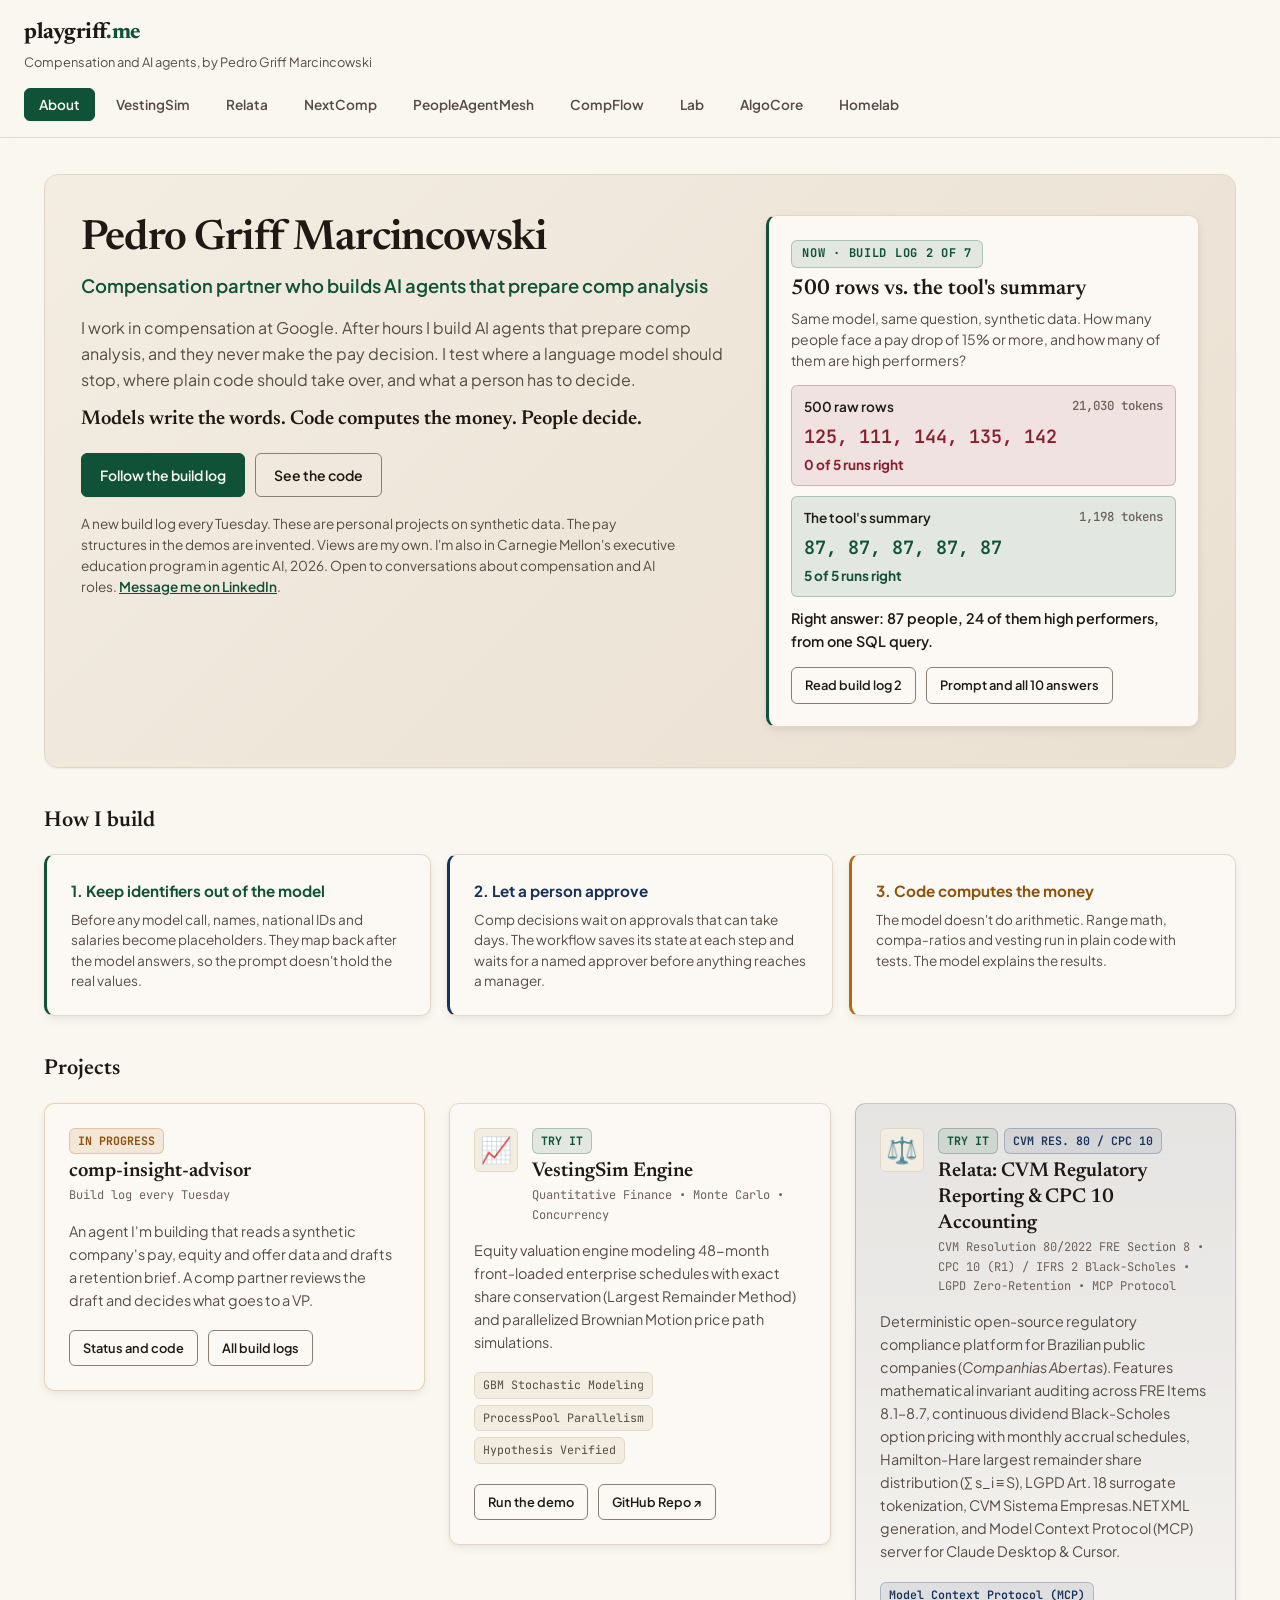
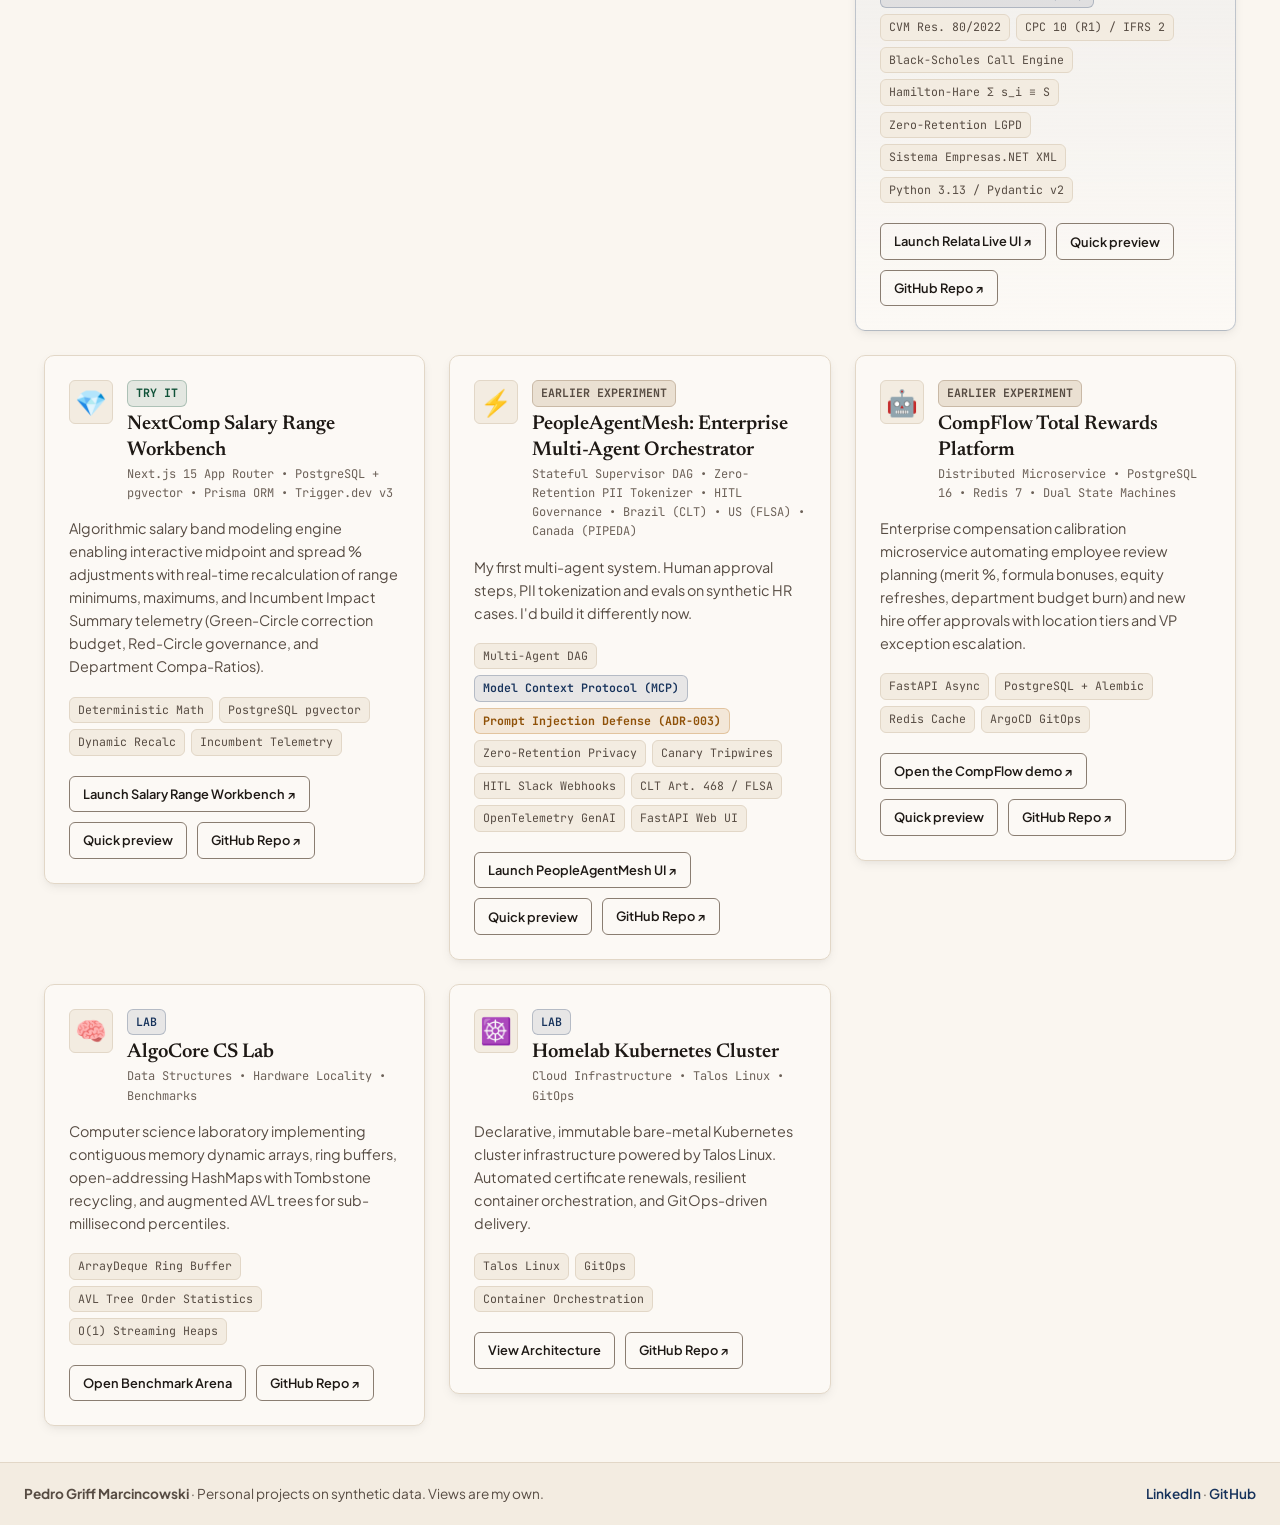
<file: index.html>
<!DOCTYPE html>
<html lang="en">
<head>
  <meta charset="UTF-8" />
  <meta name="viewport" content="width=device-width, initial-scale=1.0" />
  <title>Pedro Griff Marcincowski | Compensation partner who builds AI agents</title>
  <meta name="description" content="I work in compensation and build AI agents that prepare comp analysis. Models write the words. Code computes the money. People decide. Live demos, code and a weekly build log." />
  <meta name="theme-color" content="#FAF6F0" />
  <link rel="canonical" href="https://www.playgriff.me/" />
  <link rel="icon" href="/favicon.svg" type="image/svg+xml" />
  <meta property="og:type" content="website" />
  <meta property="og:url" content="https://www.playgriff.me/" />
  <meta property="og:title" content="Pedro Griff Marcincowski | Compensation partner who builds AI agents" />
  <meta property="og:description" content="Models write the words. Code computes the money. People decide. Live demos, code and a weekly build log." />
  <meta property="og:image" content="https://www.playgriff.me/assets/og-card.png" />
  <meta property="og:image:width" content="1200" />
  <meta property="og:image:height" content="627" />
  <meta property="og:image:alt" content="Pedro Griff Marcincowski. Models write the words. Code computes the money. People decide." />
  <meta name="twitter:card" content="summary_large_image" />
  <script type="application/ld+json">
  {
    "@context": "https://schema.org",
    "@type": "Person",
    "name": "Pedro Griff Marcincowski",
    "url": "https://www.playgriff.me/",
    "description": "Compensation partner who builds AI agents that prepare comp analysis.",
    "sameAs": [
      "https://www.linkedin.com/in/pedrogriff/",
      "https://github.com/pedrogriff"
    ]
  }
  </script>
  <link rel="preconnect" href="https://fonts.googleapis.com" />
  <link rel="preconnect" href="https://fonts.gstatic.com" crossorigin />
  <link href="https://fonts.googleapis.com/css2?family=JetBrains+Mono:wght@400;500;600&family=Newsreader:ital,opsz,wght@0,6..72,500;0,6..72,600;0,6..72,700;1,6..72,400&family=Plus+Jakarta+Sans:wght@400;500;600;700&display=swap" rel="stylesheet" />
  <link rel="stylesheet" href="style.css" />
</head>
<body>

  <!-- ─── HEADER ───────────────────────────────────────────── -->
  <header class="app-header" role="banner">
    <div class="header-container">
      <div class="brand">
        <div>
          <p class="brand-title">playgriff<span class="dot-me">.me</span></p>
          <p class="brand-subtitle">Compensation and AI agents, by Pedro Griff Marcincowski</p>
        </div>
      </div>
      <nav class="nav-tabs" role="tablist" aria-label="System Navigation">
        <button class="nav-btn active" data-tab="tab-all" id="btn-tab-all" role="tab">About</button>
        <button class="nav-btn" data-tab="tab-vestingsim" id="btn-tab-vestingsim" role="tab">VestingSim</button>
        <button class="nav-btn" data-tab="tab-relata" id="btn-tab-relata" role="tab">Relata</button>
        <button class="nav-btn" data-tab="tab-nextcomp" id="btn-tab-nextcomp" role="tab">NextComp</button>
        <button class="nav-btn" data-tab="tab-peoplemesh" id="btn-tab-peoplemesh" role="tab">PeopleAgentMesh</button>
        <button class="nav-btn" data-tab="tab-compflow" id="btn-tab-compflow" role="tab">CompFlow</button>
        <button class="nav-btn" data-tab="tab-labs" id="btn-tab-labs" role="tab">Lab</button>
        <button class="nav-btn" data-tab="tab-algocore" id="btn-tab-algocore" role="tab">AlgoCore</button>
        <button class="nav-btn" data-tab="tab-k8s" id="btn-tab-k8s" role="tab">Homelab</button>
      </nav>
    </div>
  </header>

  <main class="main-content">
    
    <!-- ─── TAB: OVERVIEW (ALL SYSTEMS) ──────────────────────── -->
    <section class="tab-pane active" id="tab-all">
      <div class="hero-section hero-split">
        <div class="hero-main">
          <h1 class="hero-title">Pedro Griff Marcincowski</h1>
          <p class="hero-subtitle">Compensation partner who builds AI agents that prepare comp analysis</p>
          <p class="hero-desc">
            I work in compensation at Google. After hours I build AI agents that prepare comp analysis, and they never make the pay decision. I test where a language model should stop, where plain code should take over, and what a person has to decide.
          </p>
          <p class="hero-motto">Models write the words. Code computes the money. People decide.</p>
          <div class="hero-actions">
            <a href="https://www.linkedin.com/in/pedrogriff/" target="_blank" rel="me noopener" class="btn btn-primary">Follow the build log</a>
            <a href="https://github.com/pedrogriff/comp-insight-advisor" target="_blank" rel="noopener" class="btn btn-outline">See the code</a>
          </div>
          <p class="hero-meta">
            A new build log every Tuesday. These are personal projects on synthetic data. The pay structures in the demos are invented. Views are my own. I'm also in Carnegie Mellon's executive education program in agentic AI, 2026. Open to conversations about compensation and AI roles. <a href="https://www.linkedin.com/in/pedrogriff/" target="_blank" rel="noopener">Message me on LinkedIn</a>.
          </p>
        </div>

        <aside class="proof-card" aria-labelledby="now-title">
          <div class="hero-tag">Now &middot; build log 2 of 7</div>
          <h2 class="proof-title" id="now-title">500 rows vs. the tool's summary</h2>
          <p class="proof-q">Same model, same question, synthetic data. How many people face a pay drop of 15% or more, and how many of them are high performers?</p>
          <div class="proof-row proof-bad">
            <div class="proof-label">500 raw rows <span>21,030 tokens</span></div>
            <div class="proof-nums">125, 111, 144, 135, 142</div>
            <div class="proof-verdict">0 of 5 runs right</div>
          </div>
          <div class="proof-row proof-good">
            <div class="proof-label">The tool's summary <span>1,198 tokens</span></div>
            <div class="proof-nums">87, 87, 87, 87, 87</div>
            <div class="proof-verdict">5 of 5 runs right</div>
          </div>
          <p class="proof-answer">Right answer: 87 people, 24 of them high performers, from one SQL query.</p>
          <div class="sys-actions">
            <a href="https://www.linkedin.com/feed/update/urn:li:activity:7518326192945430531/" target="_blank" rel="noopener" class="btn btn-sm btn-outline">Read build log 2</a>
            <a href="https://github.com/pedrogriff/comp-insight-advisor/tree/main/experiments/rows_vs_summary" target="_blank" rel="noopener" class="btn btn-sm btn-outline">Prompt and all 10 answers</a>
          </div>
        </aside>
      </div>

      <!-- Technical Thesis: Why Agentic HR Requires Systems Rigor -->
      <h2 class="section-title">How I build</h2>
      <div class="philosophy-grid" style="display: grid; grid-template-columns: repeat(auto-fit, minmax(300px, 1fr)); gap: 16px; margin: 0 0 8px;">
        <div class="system-card" style="border-left: 3px solid var(--accent-emerald);">
          <h3 style="color: var(--accent-emerald); font-size: 0.95rem; margin-bottom: 6px;">1. Keep identifiers out of the model</h3>
          <p style="font-size: 0.85rem; color: var(--text-secondary); line-height: 1.5;">
            Before any model call, names, national IDs and salaries become placeholders. They map back after the model answers, so the prompt doesn't hold the real values.
          </p>
        </div>
        <div class="system-card" style="border-left: 3px solid var(--accent-blue);">
          <h3 style="color: var(--accent-blue); font-size: 0.95rem; margin-bottom: 6px;">2. Let a person approve</h3>
          <p style="font-size: 0.85rem; color: var(--text-secondary); line-height: 1.5;">
            Comp decisions wait on approvals that can take days. The workflow saves its state at each step and waits for a named approver before anything reaches a manager.
          </p>
        </div>
        <div class="system-card" style="border-left: 3px solid var(--accent-amber);">
          <h3 style="color: var(--jewel-amber-hover); font-size: 0.95rem; margin-bottom: 6px;">3. Code computes the money</h3>
          <p style="font-size: 0.85rem; color: var(--text-secondary); line-height: 1.5;">
            The model doesn't do arithmetic. Range math, compa-ratios and vesting run in plain code with tests. The model explains the results.
          </p>
        </div>
      </div>

      <h2 class="section-title">Projects</h2>
      <div class="systems-grid">
        <!-- Card: comp-insight-advisor -->
        <div class="system-card" style="border-color: var(--jewel-amber-border);">
          <div class="sys-header">
            <div>
              <div style="display: flex; gap: 6px; align-items: center; margin-bottom: 4px;">
                <span class="tag tag-amber">IN PROGRESS</span>
              </div>
              <h3 class="sys-title">comp-insight-advisor</h3>
              <p class="sys-meta">Build log every Tuesday</p>
            </div>
          </div>
          <p class="sys-desc">
            An agent I'm building that reads a synthetic company's pay, equity and offer data and drafts a retention brief. A comp partner reviews the draft and decides what goes to a VP.
          </p>
          <div class="sys-actions">
            <a href="https://github.com/pedrogriff/comp-insight-advisor" target="_blank" rel="noopener" class="btn btn-sm btn-outline">Status and code</a>
            <a href="https://github.com/pedrogriff/comp-insight-advisor#build-log" target="_blank" rel="noopener" class="btn btn-sm btn-outline">All build logs</a>
          </div>
        </div>
        <!-- Card: VestingSim Engine -->
        <div class="system-card">
          <div class="sys-header">
            <span class="sys-icon">📈</span>
            <div>
              <div style="display: flex; gap: 6px; align-items: center; margin-bottom: 4px;">
                <span class="tag tag-emerald">TRY IT</span>
              </div>
              <h3 class="sys-title">VestingSim Engine</h3>
              <p class="sys-meta">Quantitative Finance • Monte Carlo • Concurrency</p>
            </div>
          </div>
          <p class="sys-desc">
            Equity valuation engine modeling 48-month front-loaded enterprise schedules with exact share conservation (Largest Remainder Method) and parallelized Brownian Motion price path simulations.
          </p>
          <div class="sys-tags">
            <span class="tag">GBM Stochastic Modeling</span>
            <span class="tag">ProcessPool Parallelism</span>
            <span class="tag">Hypothesis Verified</span>
          </div>
          <div class="sys-actions">
            <button class="btn btn-sm btn-outline jump-tab-btn" data-target="tab-vestingsim">Run the demo</button>
            <a href="https://github.com/pedrogriff/vesting-sim-engine" target="_blank" rel="noopener" class="btn btn-sm btn-outline">GitHub Repo ↗</a>
          </div>
        </div>

        <!-- Card: Relata CVM Regulatory Platform & CPC 10 Accounting Engine -->
        <div class="system-card" style="border-color: var(--jewel-sapphire-border); background: linear-gradient(180deg, var(--jewel-sapphire-subtle) 0%, var(--bg-elevated) 100%);">
          <div class="sys-header">
            <span class="sys-icon">⚖️</span>
            <div>
              <div style="display: flex; gap: 6px; align-items: center; margin-bottom: 4px;">
                <span class="tag tag-emerald">TRY IT</span>
                <span class="tag tag-sapphire">CVM RES. 80 / CPC 10</span>
              </div>
              <h3 class="sys-title">Relata: CVM Regulatory Reporting &amp; CPC 10 Accounting</h3>
              <p class="sys-meta">CVM Resolution 80/2022 FRE Section 8 • CPC 10 (R1) / IFRS 2 Black-Scholes • LGPD Zero-Retention • MCP Protocol</p>
            </div>
          </div>
          <p class="sys-desc">
            Deterministic open-source regulatory compliance platform for Brazilian public companies (<em>Companhias Abertas</em>). Features mathematical invariant auditing across FRE Items 8.1–8.7, continuous dividend Black-Scholes option pricing with monthly accrual schedules, Hamilton-Hare largest remainder share distribution (&sum; s_i &equiv; S), LGPD Art. 18 surrogate tokenization, CVM Sistema Empresas.NET XML generation, and Model Context Protocol (MCP) server for Claude Desktop &amp; Cursor.
          </p>
          <div class="sys-tags">
            <span class="tag tag-sapphire">Model Context Protocol (MCP)</span>
            <span class="tag">CVM Res. 80/2022</span>
            <span class="tag">CPC 10 (R1) / IFRS 2</span>
            <span class="tag">Black-Scholes Call Engine</span>
            <span class="tag">Hamilton-Hare &Sigma; s_i &equiv; S</span>
            <span class="tag">Zero-Retention LGPD</span>
            <span class="tag">Sistema Empresas.NET XML</span>
            <span class="tag">Python 3.13 / Pydantic v2</span>
          </div>
          <div class="sys-actions">
            <a href="relata/" class="btn btn-sm btn-outline">Launch Relata Live UI ↗</a>
            <button class="btn btn-sm btn-outline jump-tab-btn" data-target="tab-relata">Quick preview</button>
            <a href="https://github.com/pedrogriff/relata" target="_blank" rel="noopener" class="btn btn-sm btn-outline">GitHub Repo ↗</a>
          </div>
        </div>

        <!-- Card: NextComp Salary Range Workbench -->
        <div class="system-card">
          <div class="sys-header">
            <span class="sys-icon">💎</span>
            <div>
              <div style="display: flex; gap: 6px; align-items: center; margin-bottom: 4px;">
                <span class="tag tag-emerald">TRY IT</span>
              </div>
              <h3 class="sys-title">NextComp Salary Range Workbench</h3>
              <p class="sys-meta">Next.js 15 App Router • PostgreSQL + pgvector • Prisma ORM • Trigger.dev v3</p>
            </div>
          </div>
          <p class="sys-desc">
            Algorithmic salary band modeling engine enabling interactive midpoint and spread % adjustments with real-time recalculation of range minimums, maximums, and Incumbent Impact Summary telemetry (Green-Circle correction budget, Red-Circle governance, and Department Compa-Ratios).
          </p>
          <div class="sys-tags">
            <span class="tag">Deterministic Math</span>
            <span class="tag">PostgreSQL pgvector</span>
            <span class="tag">Dynamic Recalc</span>
            <span class="tag">Incumbent Telemetry</span>
          </div>
          <div class="sys-actions">
            <a href="nextcomp/" class="btn btn-sm btn-outline">Launch Salary Range Workbench ↗</a>
            <button class="btn btn-sm btn-outline jump-tab-btn" data-target="tab-nextcomp">Quick preview</button>
            <a href="https://github.com/pedrogriff/nextcomp" target="_blank" rel="noopener" class="btn btn-sm btn-outline">GitHub Repo ↗</a>
          </div>
        </div>

        <!-- Card: PeopleAgentMesh -->
        <div class="system-card">
          <div class="sys-header">
            <span class="sys-icon">⚡</span>
            <div>
              <div style="display: flex; gap: 6px; align-items: center; margin-bottom: 4px;">
                <span class="tag tag-cashmere">EARLIER EXPERIMENT</span>
              </div>
              <h3 class="sys-title">PeopleAgentMesh: Enterprise Multi-Agent Orchestrator</h3>
              <p class="sys-meta">Stateful Supervisor DAG • Zero-Retention PII Tokenizer • HITL Governance • Brazil (CLT) • US (FLSA) • Canada (PIPEDA)</p>
            </div>
          </div>
          <p class="sys-desc">
            My first multi-agent system. Human approval steps, PII tokenization and evals on synthetic HR cases. I'd build it differently now.
          </p>
          <div class="sys-tags">
            <span class="tag">Multi-Agent DAG</span>
            <span class="tag tag-sapphire">Model Context Protocol (MCP)</span>
            <span class="tag tag-amber">Prompt Injection Defense (ADR-003)</span>
            <span class="tag">Zero-Retention Privacy</span>
            <span class="tag">Canary Tripwires</span>
            <span class="tag">HITL Slack Webhooks</span>
            <span class="tag">CLT Art. 468 / FLSA</span>
            <span class="tag">OpenTelemetry GenAI</span>
            <span class="tag">FastAPI Web UI</span>
          </div>
          <div class="sys-actions">
            <a href="people-agent-mesh/" class="btn btn-sm btn-outline">Launch PeopleAgentMesh UI ↗</a>
            <button class="btn btn-sm btn-outline jump-tab-btn" data-target="tab-peoplemesh">Quick preview</button>
            <a href="https://github.com/pedrogriff/people-agent-mesh" target="_blank" rel="noopener" class="btn btn-sm btn-outline">GitHub Repo ↗</a>
          </div>
        </div>

        <!-- Card 1: CompFlow Platform -->
        <div class="system-card">
          <div class="sys-header">
            <span class="sys-icon">🤖</span>
            <div>
              <div style="display: flex; gap: 6px; align-items: center; margin-bottom: 4px;">
                <span class="tag tag-cashmere">EARLIER EXPERIMENT</span>
              </div>
              <h3 class="sys-title">CompFlow Total Rewards Platform</h3>
              <p class="sys-meta">Distributed Microservice • PostgreSQL 16 • Redis 7 • Dual State Machines</p>
            </div>
          </div>
          <p class="sys-desc">
            Enterprise compensation calibration microservice automating employee review planning (merit %, formula bonuses, equity refreshes, department budget burn) and new hire offer approvals with location tiers and VP exception escalation.
          </p>
          <div class="sys-tags">
            <span class="tag">FastAPI Async</span>
            <span class="tag">PostgreSQL + Alembic</span>
            <span class="tag">Redis Cache</span>
            <span class="tag">ArgoCD GitOps</span>
          </div>
          <div class="sys-actions">
            <a href="compflow/" class="btn btn-sm btn-outline">Open the CompFlow demo ↗</a>
            <button class="btn btn-sm btn-outline jump-tab-btn" data-target="tab-compflow">Quick preview</button>
            <a href="https://github.com/pedrogriff/comp-flow-platform" target="_blank" rel="noopener" class="btn btn-sm btn-outline">GitHub Repo ↗</a>
          </div>
        </div>


        <!-- Card 3: AlgoCore CS Lab -->
        <div class="system-card">
          <div class="sys-header">
            <span class="sys-icon">🧠</span>
            <div>
              <div style="display: flex; gap: 6px; align-items: center; margin-bottom: 4px;">
                <span class="tag tag-sapphire">LAB</span>
              </div>
              <h3 class="sys-title">AlgoCore CS Lab</h3>
              <p class="sys-meta">Data Structures • Hardware Locality • Benchmarks</p>
            </div>
          </div>
          <p class="sys-desc">
            Computer science laboratory implementing contiguous memory dynamic arrays, ring buffers, open-addressing HashMaps with Tombstone recycling, and augmented AVL trees for sub-millisecond percentiles.
          </p>
          <div class="sys-tags">
            <span class="tag">ArrayDeque Ring Buffer</span>
            <span class="tag">AVL Tree Order Statistics</span>
            <span class="tag">O(1) Streaming Heaps</span>
          </div>
          <div class="sys-actions">
            <button class="btn btn-sm btn-outline jump-tab-btn" data-target="tab-algocore">Open Benchmark Arena</button>
            <a href="https://github.com/pedrogriff/algocore-ds" target="_blank" rel="noopener" class="btn btn-sm btn-outline">GitHub Repo ↗</a>
          </div>
        </div>

        <!-- Card 4: Homelab K8s -->
        <div class="system-card">
          <div class="sys-header">
            <span class="sys-icon">☸️</span>
            <div>
              <div style="display: flex; gap: 6px; align-items: center; margin-bottom: 4px;">
                <span class="tag tag-sapphire">LAB</span>
              </div>
              <h3 class="sys-title">Homelab Kubernetes Cluster</h3>
              <p class="sys-meta">Cloud Infrastructure • Talos Linux • GitOps</p>
            </div>
          </div>
          <p class="sys-desc">
            Declarative, immutable bare-metal Kubernetes cluster infrastructure powered by Talos Linux. Automated certificate renewals, resilient container orchestration, and GitOps-driven delivery.
          </p>
          <div class="sys-tags">
            <span class="tag">Talos Linux</span>
            <span class="tag">GitOps</span>
            <span class="tag">Container Orchestration</span>
          </div>
          <div class="sys-actions">
            <button class="btn btn-sm btn-outline jump-tab-btn" data-target="tab-k8s">View Architecture</button>
            <a href="https://github.com/pedrogriff/homelab-k8s-talos" target="_blank" rel="noopener" class="btn btn-sm btn-outline">GitHub Repo ↗</a>
          </div>
        </div>
      </div>
    </section>

    <!-- ─── TAB: PEOPLEAGENTMESH (FLAGSHIP PLATFORM) ──────────── -->
    <section class="tab-pane" id="tab-peoplemesh">
      <div class="section-intro">
        <div class="intro-tag">Earlier experiment</div>
        <h2>PeopleAgentMesh: Enterprise Multi-Agent Orchestrator &amp; HITL Governance</h2>
        <p>Agent platform for sensitive <strong>People Operations, Compensation Planning, and Talent Promotion Reviews</strong> across <strong>Brazil 🇧🇷, United States 🇺🇸, and Canada 🇨🇦</strong>. Features a stateful DAG with pause/resume execution, zero-retention PII tokenization, statutory labor verification, and interactive executive review checkpoints.</p>
        <div style="margin-top: 14px; display: flex; gap: 10px; align-items: center; flex-wrap: wrap;">
          <a href="people-agent-mesh/" class="btn btn-primary">🚀 Launch Full-Screen PeopleAgentMesh UI ↗</a>
          <a href="https://github.com/pedrogriff/people-agent-mesh" target="_blank" rel="noopener" class="btn btn-outline">GitHub Repository ↗</a>
          <span style="font-size: 0.8rem; color: var(--text-muted);">Includes Live DAG Visualizer, Zero-Retention Playground, and CI Benchmark Evals</span>
        </div>
      </div>

      <!-- Embedded Showcase for Instant Live Interaction -->
      <div style="margin-top: 24px; border: 1px solid var(--border-subtle); border-radius: var(--radius-lg); overflow: hidden; background: var(--bg-surface); box-shadow: var(--shadow-lg);">
        <iframe 
          src="people-agent-mesh/index.html" 
          width="100%" 
          height="880px" 
          frameborder="0"
          title="PeopleAgentMesh Live Platform"
          loading="lazy"
          style="display: block; border: none;">
        </iframe>
      </div>
    </section>

    <!-- ─── TAB: RELATA REGTECH & ACCOUNTING ENGINE ────────────── -->
    <section class="tab-pane" id="tab-relata">
      <div class="section-intro">
        <div class="intro-tag">RegTech &amp; Statutory Compensation Engine</div>
        <h2>Relata: CVM Regulatory Reporting &amp; CPC 10 Accounting Platform</h2>
        <p>Deterministic open-source regulatory compliance platform for Brazilian public companies (<em>Companhias Abertas</em>) under <strong>CVM Resolução nº 80/2022 Seção 8</strong> and <strong>CPC 10 (R1) / IFRS 2</strong>. Integrates continuous dividend Black-Scholes option pricing, exact integer share conservation (Hamilton-Hare &sum; s_i &equiv; S), zero-retention LGPD Art. 18 surrogate tokenization, and a <strong>Model Context Protocol (MCP)</strong> server that exposes these tools to Claude Desktop and Cursor.</p>
        <div style="margin-top: 14px; display: flex; gap: 10px; align-items: center; flex-wrap: wrap;">
          <a href="relata/" class="btn btn-primary">🚀 Launch Full-Screen Relata Workbench ↗</a>
          <a href="https://github.com/pedrogriff/relata" target="_blank" rel="noopener" class="btn btn-outline">GitHub Repository ↗</a>
          <span style="font-size: 0.8rem; color: var(--text-muted);">Includes Live CPC 10 Valuator, Invariant Reconciler, Empresas.NET XML &amp; MCP Console</span>
        </div>
      </div>

      <!-- Embedded Showcase for Instant Live Interaction -->
      <div style="margin-top: 24px; border: 1px solid var(--border-subtle); border-radius: var(--radius-lg); overflow: hidden; background: var(--bg-surface); box-shadow: var(--shadow-lg);">
        <iframe 
          src="relata/index.html" 
          width="100%" 
          height="920px" 
          frameborder="0"
          title="Relata Live Regulatory Workbench"
          loading="lazy"
          style="display: block; border: none;">
        </iframe>
      </div>
    </section>

    <!-- ─── TAB: NEXTCOMP SALARY RANGE WORKBENCH ─────────────── -->
    <section class="tab-pane" id="tab-nextcomp">
      <div class="section-intro">
        <div class="intro-tag">Algorithmic Total Rewards Engine &amp; Modeling</div>
        <h2>NextComp: Salary Range Workbench &amp; Incumbent Impact Telemetry</h2>
        <p>Interactive compensation modeling workbench engineered with <strong>Next.js 15 App Router</strong>, <strong>PostgreSQL + pgvector</strong>, and <strong>Deterministic Mathematical Formulas</strong>. Allows compensation leaders to adjust midpoints and spreads with immediate recalculation of band bounds and real-time incumbent circle telemetry.</p>
        <div style="margin-top: 14px; display: flex; gap: 10px; align-items: center; flex-wrap: wrap;">
          <a href="nextcomp/" class="btn btn-primary">🚀 Launch Dedicated Salary Range Workbench ↗</a>
          <a href="https://github.com/pedrogriff/nextcomp" target="_blank" rel="noopener" class="btn btn-outline">GitHub Repository ↗</a>
          <span style="font-size: 0.8rem; color: var(--text-muted);">Includes Real-Time Recalculations, Green-Circle Correction Budgets, and Roster Drilldown</span>
        </div>
      </div>

      <div class="systems-grid" style="margin-top: 20px;">
        <div class="system-card">
          <div class="sys-header">
            <span class="sys-icon">⚡</span>
            <div>
              <h3 class="sys-title">Mathematical Rigor &amp; Formula Identities</h3>
              <p class="sys-meta">Strict PRD Mathematical Conformance</p>
            </div>
          </div>
          <p class="sys-desc">
            Exact formula reciprocal invariants verified via Vitest:
            <br>• $\text{Min} = \text{Mid} / (1 + \text{Spread} / 2)$
            <br>• $\text{Max} = \text{Min} \times (1 + \text{Spread})$
            <br>• $\text{Green Circle Budget} = \sum_{\text{Base} < \text{Min}} (\text{Min} - \text{Base})$
          </p>
        </div>

        <div class="system-card">
          <div class="sys-header">
            <span class="sys-icon">🟢</span>
            <div>
              <h3 class="sys-title">Incumbent Circle Impact Summary</h3>
              <p class="sys-meta">Real-Time Equity Gap Auditing</p>
            </div>
          </div>
          <p class="sys-desc">
            Instantly flags underpaid incumbents below range minimum (Green Circle) and overpaid incumbents exceeding range maximum (Red Circle), quantifying the exact dollar budget required to restore internal equity.
          </p>
        </div>

        <div class="system-card">
          <div class="sys-header">
            <span class="sys-icon">📊</span>
            <div>
              <h3 class="sys-title">Live Interactive Simulation</h3>
              <p class="sys-meta">Instant Client Re-Evaluation</p>
            </div>
          </div>
          <p class="sys-desc">
            Test market inflation bumps (+3%, +5%) or normalize spreads across 18 career bands across Engineering, Product, and Design without page reloads.
          </p>
        </div>
      </div>
    </section>

    <!-- ─── TAB: COMPFLOW AGENT (TOTAL REWARDS PLATFORM) ───── -->
    <section class="tab-pane" id="tab-compflow">
      <p class="sys-meta">Synthetic data. Levels, ratings, zones and offers are invented.</p>
      <div class="section-intro">
        <div class="intro-tag">Distributed Microservice &amp; Agentic AI</div>
        <h2>CompFlow: Total Rewards Planning &amp; Offer Orchestration Platform</h2>
        <p>Enterprise compensation calibration engine managing both <strong>Current Employee Annual Review Planning</strong> (Merit %, Formula Bonus, Equity Refreshes &amp; Department Budgets) and <strong>New Hire Candidate Offers</strong> with location-tiered salary bands and automated VP exception escalation.</p>
        <div style="margin-top: 14px; display: flex; gap: 10px; align-items: center; flex-wrap: wrap;">
          <a href="compflow/" class="btn btn-primary">🚀 Launch Full-Screen Enterprise SaaS Platform ↗</a>
          <span style="font-size: 0.8rem; color: var(--text-muted);">Includes Multi-User Personas, Spreadsheet Calibration, and VP Exception Queue</span>
        </div>
      </div>

      <!-- Sub-Navigation Bar -->
      <div class="subnav-bar">
        <button class="subnav-btn active" data-subpane="subpane-employee">👔 Employee Annual Planning</button>
        <button class="subnav-btn" data-subpane="subpane-offer">🤝 New Hire Offer Studio</button>
        <button class="subnav-btn" data-subpane="subpane-budget">📊 Department Budget Pools</button>
        <button class="subnav-btn" data-subpane="subpane-api">🔌 Microservice API Explorer</button>
      </div>

      <!-- 1. SUBPANE: EMPLOYEE ANNUAL PLANNING -->
      <div class="subpane active" id="subpane-employee">
        <div class="grid-2col">
          <!-- Proposal Input Form -->
          <div class="card card-form">
            <div class="card-header">
              <h3>📝 Employee Merit &amp; Bonus Proposal</h3>
              <span class="badge badge-neutral">Cycle: FY2026</span>
            </div>

            <form id="compflow-form">
              <div class="form-row">
                <div class="form-group">
                  <label for="input-level">Job Level</label>
                  <select id="input-level" class="form-control">
                    <option value="IC1">IC1 Associate</option>
                    <option value="IC2">IC2 Professional</option>
                    <option value="IC3" selected>IC3 Senior</option>
                    <option value="IC4">IC4 Lead</option>
                    <option value="IC5">IC5 Principal</option>
                    <option value="IC6">IC6 Distinguished</option>
                  </select>
                </div>
                <div class="form-group">
                  <label for="input-geo">Location Tier</label>
                  <select id="input-geo" class="form-control">
                    <option value="US_ZONE_1" selected>US Zone A (100%)</option>
                    <option value="US_ZONE_2">US Zone B (90%)</option>
                    <option value="US_ZONE_3">US Zone C (80%)</option>
                  </select>
                </div>
              </div>

              <div class="form-group">
                <label for="input-rating">Performance Rating</label>
                <select id="input-rating" class="form-control">
                  <option value="RATING_1">Rating 1</option>
                  <option value="RATING_2" selected>Rating 2</option>
                  <option value="RATING_3">Rating 3</option>
                  <option value="RATING_4">Rating 4</option>
                  <option value="RATING_5">Rating 5</option>
                </select>
              </div>

              <div class="form-row">
                <div class="form-group">
                  <label for="input-current-base">Current Base Salary ($)</label>
                  <input type="number" id="input-current-base" class="form-control" value="230000" step="5000">
                </div>
                <div class="form-group">
                  <label for="input-proposed-base">Proposed Base Salary ($)</label>
                  <input type="number" id="input-proposed-base" class="form-control" value="245000" step="5000">
                </div>
              </div>

              <!-- Performance Bonus Formula Controls -->
              <div class="form-row">
                <div class="form-group">
                  <label for="input-individual-multiplier">Individual Multiplier</label>
                  <input type="number" id="input-individual-multiplier" class="form-control" value="1.10" step="0.05" min="0.0" max="2.0">
                </div>
                <div class="form-group">
                  <label for="input-company-multiplier">Company Multiplier</label>
                  <input type="number" id="input-company-multiplier" class="form-control" value="1.05" step="0.05" min="0.5" max="1.5">
                </div>
              </div>

              <div class="form-group">
                <label for="input-proposed-rsus">Proposed Equity Refresh (RSUs)</label>
                <input type="number" id="input-proposed-rsus" class="form-control" value="950" step="50">
                <span class="field-hint" id="hint-equity-target">IC3 Zone A Target: 900 RSUs (Bonus Target: 15%)</span>
              </div>

              <button type="submit" id="btn-audit-proposal" class="btn btn-primary btn-block">
                🚀 Run Autonomous Agentic Audit
              </button>
            </form>
          </div>

          <!-- Agent Decision & Execution Stream -->
          <div class="card card-audit">
            <div class="card-header">
              <h3>⚡ Agentic Calibration Stream</h3>
              <span class="badge" id="badge-decision-state">READY</span>
            </div>

            <!-- State Machine Progress Indicator -->
            <div class="state-progress">
              <div class="state-step active" id="step-draft">1. Draft</div>
              <div class="state-step" id="step-submitted">2. Submitted</div>
              <div class="state-step" id="step-auditing">3. Agent Audit</div>
              <div class="state-step" id="step-decision">4. Outcome</div>
            </div>

            <!-- Decision Output Banner -->
            <div class="decision-banner" id="decision-banner">
              <div class="decision-title" id="decision-title">Awaiting Proposal Submission</div>
              <p class="decision-text" id="decision-text">Click "Run Autonomous Agentic Audit" to trigger multi-tool compliance verification.</p>
            </div>

            <!-- Key Metrics Badges -->
            <div class="metrics-grid">
              <div class="metric-card">
                <div class="metric-label">Compa-Ratio</div>
                <div class="metric-val" id="metric-compa-ratio">0.980</div>
                <div class="metric-sub" id="metric-compa-status">Mid: $250,000</div>
              </div>
              <div class="metric-card">
                <div class="metric-label">Calculated Bonus</div>
                <div class="metric-val" id="metric-bonus-amt">$42,446</div>
                <div class="metric-sub" id="metric-bonus-sub">15% Target × 1.155x</div>
              </div>
              <div class="metric-card">
                <div class="metric-label">Merit Velocity</div>
                <div class="metric-val" id="metric-velocity">+6.5%</div>
                <div class="metric-sub">Cap: +20.0%</div>
              </div>
            </div>

            <!-- Live Tool Inspection Feed -->
            <div class="tool-log-container">
              <div class="tool-log-header">Deterministic Tool Invocation Feed</div>
              <div class="tool-log-feed" id="tool-log-feed">
                <div class="log-entry log-dim">[System Ready] Connected to deterministic calibration tools.</div>
              </div>
            </div>
          </div>
        </div>
      </div>

      <!-- 2. SUBPANE: NEW HIRE CANDIDATE OFFER STUDIO -->
      <div class="subpane" id="subpane-offer">
        <div class="grid-2col">
          <!-- Offer Form -->
          <div class="card card-form">
            <div class="card-header">
              <h3>🤝 Candidate Offer Package Builder</h3>
              <span class="badge badge-neutral">Recruiting Workflow</span>
            </div>

            <form id="offer-form">
              <div class="form-row">
                <div class="form-group">
                  <label for="offer-candidate-name">Candidate Name</label>
                  <input type="text" id="offer-candidate-name" class="form-control" value="Cassandra Vance">
                </div>
                <div class="form-group">
                  <label for="offer-dept">Target Department</label>
                  <select id="offer-dept" class="form-control">
                    <option value="INFRA">Core Systems &amp; Infrastructure</option>
                    <option value="ML">Machine Learning &amp; AI Platform</option>
                    <option value="HRTECH">Total Rewards &amp; People Tech</option>
                  </select>
                </div>
              </div>

              <div class="form-row">
                <div class="form-group">
                  <label for="offer-level">Job Level</label>
                  <select id="offer-level" class="form-control">
                    <option value="IC1">IC1 Associate</option>
                    <option value="IC2">IC2 Professional</option>
                    <option value="IC3" selected>IC3 Senior</option>
                    <option value="IC4">IC4 Lead</option>
                    <option value="IC5">IC5 Principal</option>
                    <option value="IC6">IC6 Distinguished</option>
                  </select>
                </div>
                <div class="form-group">
                  <label for="offer-geo">Candidate Location Tier</label>
                  <select id="offer-geo" class="form-control">
                    <option value="US_ZONE_1" selected>US Zone A (100%)</option>
                    <option value="US_ZONE_2">US Zone B (90%)</option>
                    <option value="US_ZONE_3">US Zone C (80%)</option>
                  </select>
                </div>
              </div>

              <div class="form-row">
                <div class="form-group">
                  <label for="offer-base">Proposed Base Salary ($)</label>
                  <input type="number" id="offer-base" class="form-control" value="240000" step="5000">
                </div>
                <div class="form-group">
                  <label for="offer-signon">Sign-on Bonus ($)</label>
                  <input type="number" id="offer-signon" class="form-control" value="35000" step="5000">
                  <span class="field-hint" id="offer-signon-hint">Threshold: &gt;$50k triggers VP Exception</span>
                </div>
              </div>

              <div class="form-group">
                <label for="offer-equity">New Hire Equity Grant (RSUs)</label>
                <input type="number" id="offer-equity" class="form-control" value="1000" step="50">
                <span class="field-hint" id="offer-equity-hint">IC3 Zone A Guideline: 900 RSUs (Max: 1,350 RSUs)</span>
              </div>

              <button type="submit" id="btn-audit-offer" class="btn btn-primary btn-block">
                ⚡ Audit Candidate Offer Package
              </button>
            </form>
          </div>

          <!-- Offer Decision Stream & Compensation Breakdown -->
          <div class="card card-audit">
            <div class="card-header">
              <h3>📄 Offer Approval Lifecycle</h3>
              <span class="badge" id="offer-badge-state">OFFER DRAFT</span>
            </div>

            <!-- Offer Lifecycle Steps -->
            <div class="state-progress">
              <div class="state-step active" id="ostep-draft">1. Draft</div>
              <div class="state-step" id="ostep-audit">2. Audited</div>
              <div class="state-step" id="ostep-approved">3. Approved</div>
              <div class="state-step" id="ostep-extended">4. Extended</div>
              <div class="state-step" id="ostep-accepted">5. Accepted</div>
            </div>

            <div class="decision-banner" id="offer-decision-banner">
              <div class="decision-title" id="offer-decision-title">Ready for Policy Audit</div>
              <p class="decision-text" id="offer-decision-text">Audit offer terms against salary bands, sign-on thresholds, and equity guidelines.</p>
            </div>

            <!-- Total Comp Breakdown -->
            <div class="comp-pill-group">
              <div class="comp-pill">Base: <strong id="pill-base">$240,000</strong></div>
              <div class="comp-pill">Target Bonus (15%): <strong id="pill-bonus">$36,000</strong></div>
              <div class="comp-pill">Sign-on: <strong id="pill-signon">$35,000</strong></div>
              <div class="comp-pill">Total Target Cash: <strong id="pill-ttc">$276,000</strong></div>
              <div class="comp-pill">First-Year Direct Comp: <strong id="pill-y1tc">$311,000</strong></div>
            </div>

            <div class="sys-actions" style="margin-top: 14px; gap: 8px;">
              <button type="button" class="btn btn-sm btn-outline" id="btn-offer-vp-approve" style="display: none;">✍️ Sign VP Exception</button>
              <button type="button" class="btn btn-sm btn-primary" id="btn-offer-extend" style="display: none;">📨 Extend Offer Letter</button>
              <button type="button" class="btn btn-sm btn-outline" id="btn-offer-accept" style="display: none;">🎉 Record Acceptance</button>
            </div>

            <div class="tool-log-container" style="margin-top: 14px;">
              <div class="tool-log-header">Offer Policy Verification Log</div>
              <div class="tool-log-feed" id="offer-log-feed">
                <div class="log-entry log-dim">[System Ready] Configured with location tier factors (Zone A: 1.0, Zone B: 0.9, Zone C: 0.8).</div>
              </div>
            </div>
          </div>
        </div>
      </div>

      <!-- 3. SUBPANE: DEPARTMENT BUDGET POOLS -->
      <div class="subpane" id="subpane-budget">
        <div class="card">
          <div class="card-header">
            <h3>📊 FY2026 Departmental Budget Depletion Gauges</h3>
            <span class="badge badge-success">Atomic Redis Counters</span>
          </div>
          <p class="card-desc">Real-time budget pool governance tracking merit salary burn, performance bonus reserves, and equity allocation ceilings across engineering departments.</p>

          <div class="budget-meter-container">
            <!-- Metric 1: Merit Budget -->
            <div class="budget-meter-item">
              <div class="budget-meter-header">
                <div><strong>Platform Engineering — Merit Increase Budget</strong></div>
                <div><span id="budget-merit-spent">$184,500</span> / <span id="budget-merit-allocated">$320,000</span> (<strong id="budget-merit-pct">57.7%</strong>)</div>
              </div>
              <div class="budget-meter-bar">
                <div class="budget-meter-fill fill-emerald" id="bar-merit-fill" style="width: 57.7%;"></div>
              </div>
            </div>

            <!-- Metric 2: Bonus Pool -->
            <div class="budget-meter-item">
              <div class="budget-meter-header">
                <div><strong>Bonus Pool Funding (105% Company Multiplier)</strong></div>
                <div><span id="budget-bonus-spent">$252,000</span> / <span id="budget-bonus-allocated">$240,000</span> (<strong id="budget-bonus-pct">105.0%</strong>)</div>
              </div>
              <div class="budget-meter-bar">
                <div class="budget-meter-fill fill-blue" id="bar-bonus-fill" style="width: 85%;"></div>
              </div>
            </div>

            <!-- Metric 3: Equity Pool -->
            <div class="budget-meter-item">
              <div class="budget-meter-header">
                <div><strong>Equity Share Allocation Pool (RSUs)</strong></div>
                <div><span id="budget-equity-spent">24,600 RSUs</span> / <span id="budget-equity-allocated">36,000 RSUs</span> (<strong id="budget-equity-pct">68.3%</strong>)</div>
              </div>
              <div class="budget-meter-bar">
                <div class="budget-meter-fill fill-amber" id="bar-equity-fill" style="width: 68.3%;"></div>
              </div>
            </div>
          </div>
        </div>
      </div>

      <!-- 4. SUBPANE: MICROSERVICE API EXPLORER -->
      <div class="subpane" id="subpane-api">
        <div class="card">
          <div class="card-header">
            <h3>🔌 CompFlow Microservice REST API Surface (`/api/v1`)</h3>
            <span class="badge badge-success" id="api-status-badge">⚡ K8s Service Online</span>
          </div>
          <p class="card-desc">Explore the live asynchronous FastAPI microservice endpoints backed by PostgreSQL 16, Redis 7 caching, and ArgoCD GitOps on Talos Kubernetes.</p>

          <div class="api-grid">
            <div class="api-card">
              <div class="api-left">
                <span class="method-tag method-post">POST</span>
                <div>
                  <div class="api-path">/api/v1/auth/login</div>
                  <div class="api-desc">Authenticate HR Admins, Managers, and Recruiters with JWT</div>
                </div>
              </div>
              <span class="badge badge-neutral">Auth RBAC</span>
            </div>

            <div class="api-card">
              <div class="api-left">
                <span class="method-tag method-get">GET</span>
                <div>
                  <div class="api-path">/api/v1/bands?geo=US_ZONE_1</div>
                  <div class="api-desc">Retrieve Redis-cached salary bands &amp; equity targets</div>
                </div>
              </div>
              <span class="badge badge-neutral">&lt; 1ms Cache</span>
            </div>

            <div class="api-card">
              <div class="api-left">
                <span class="method-tag method-post">POST</span>
                <div>
                  <div class="api-path">/api/v1/cycles/{id}/proposals</div>
                  <div class="api-desc">Submit manager merit &amp; bonus proposal for employee review</div>
                </div>
              </div>
              <span class="badge badge-neutral">Planning</span>
            </div>

            <div class="api-card">
              <div class="api-left">
                <span class="method-tag method-post">POST</span>
                <div>
                  <div class="api-path">/api/v1/proposals/{id}/audit</div>
                  <div class="api-desc">Execute deterministic agentic policy verification loop</div>
                </div>
              </div>
              <span class="badge badge-neutral">ReAct Agent</span>
            </div>

            <div class="api-card">
              <div class="api-left">
                <span class="method-tag method-post">POST</span>
                <div>
                  <div class="api-path">/api/v1/offers</div>
                  <div class="api-desc">Generate candidate offer with sign-on &amp; equity caps</div>
                </div>
              </div>
              <span class="badge badge-neutral">Recruiting</span>
            </div>

            <div class="api-card">
              <div class="api-left">
                <span class="method-tag method-get">GET</span>
                <div>
                  <div class="api-path">/metrics</div>
                  <div class="api-desc">Prometheus telemetry counters &amp; audit latency histograms</div>
                </div>
              </div>
              <span class="badge badge-neutral">Observability</span>
            </div>
          </div>
        </div>
      </div>
    </section>

    <!-- ─── TAB: VESTINGSIM (INTERACTIVE CARD) ───────────────── -->
    <section class="tab-pane" id="tab-vestingsim">
      <div class="section-intro">
        <div class="intro-tag">Quantitative Finance &amp; Simulation</div>
        <h2>VestingSim: Equity Valuation &amp; Monte Carlo Simulation</h2>
        <p>Calculates 48-month deterministic vesting schedules using the <strong>Largest Remainder Method</strong> and runs real-time Geometric Brownian Motion (GBM) Monte Carlo path simulations.</p>
      </div>

      <div class="grid-2col">
        <!-- Vesting Parameters & Monthly Schedule -->
        <div class="card">
          <div class="card-header">
            <h3>📊 Grant Parameters &amp; Tranche Distribution</h3>
            <span class="badge badge-neutral">Deterministic Math</span>
          </div>

          <div class="form-row">
            <div class="form-group">
              <label for="input-grant-shares">Total Grant Shares (RSUs)</label>
              <input type="number" id="input-grant-shares" class="form-control" value="1000" step="10">
            </div>
            <div class="form-group">
              <label for="input-stock-price">Initial Stock Price ($)</label>
              <input type="number" id="input-stock-price" class="form-control" value="175" step="5">
            </div>
          </div>

          <div class="form-group">
            <label for="input-schedule-type">Vesting Schedule Strategy</label>
            <select id="input-schedule-type" class="form-control">
              <option value="FRONT_LOADED">Front-Loaded Example (35% / 30% / 20% / 15% Monthly)</option>
              <option value="CLIFF_4YR">Standard 4-Year (25% 1-Yr Cliff + Monthly)</option>
              <option value="EVEN_MONTHLY">Even Monthly (1/48th per month)</option>
              <option value="EVEN_QUARTERLY">Even Quarterly (1/16th per quarter)</option>
            </select>
          </div>

          <!-- Schedule Bar Chart -->
          <div class="chart-section">
            <div class="chart-header">
              <span>48-Month Share Distribution (Exact Conservation Invariant)</span>
              <span id="chart-total-shares-check" class="badge badge-success">Sum = 1,000 RSUs</span>
            </div>
            <div class="bar-chart-container" id="vesting-bar-chart">
              <!-- Rendered via JS -->
            </div>
            <div class="chart-legend">
              <span class="legend-item"><span class="legend-dot dot-y1"></span> Year 1 (35%)</span>
              <span class="legend-item"><span class="legend-dot dot-y2"></span> Year 2 (30%)</span>
              <span class="legend-item"><span class="legend-dot dot-y3"></span> Year 3 (20%)</span>
              <span class="legend-item"><span class="legend-dot dot-y4"></span> Year 4 (15%)</span>
            </div>
          </div>
        </div>

        <!-- Monte Carlo Real-Time Simulation -->
        <div class="card">
          <div class="card-header">
            <h3>🎲 Real-Time Monte Carlo Risk Engine</h3>
            <button id="btn-run-simulation" class="btn btn-sm btn-primary">⚡ Re-run 500 Paths</button>
          </div>

          <div class="form-row">
            <div class="form-group">
              <label for="slider-volatility">Annual Volatility (&sigma;): <span id="val-volatility">25%</span></label>
              <input type="range" id="slider-volatility" min="10" max="60" value="25" class="form-range">
            </div>
            <div class="form-group">
              <label for="slider-drift">Annual Drift (&mu;): <span id="val-drift">8%</span></label>
              <input type="range" id="slider-drift" min="-10" max="30" value="8" class="form-range">
            </div>
          </div>

          <!-- Canvas Simulation Plot -->
          <div class="canvas-container">
            <canvas id="mc-canvas" width="560" height="240"></canvas>
          </div>

          <!-- Realized Valuation Percentiles -->
          <div class="valuation-results-grid">
            <div class="val-box val-bearish">
              <div class="val-title">P10 (Bearish Case)</div>
              <div class="val-number" id="val-p10">$128,450</div>
            </div>
            <div class="val-box val-expected">
              <div class="val-title">P50 (Median Realized)</div>
              <div class="val-number" id="val-p50">$204,120</div>
            </div>
            <div class="val-box val-bullish">
              <div class="val-title">P90 (Bullish Case)</div>
              <div class="val-number" id="val-p90">$318,890</div>
            </div>
          </div>
        </div>
      </div>
    </section>

    <!-- ─── TAB: ALGOCORE (INTERACTIVE CARD) ─────────────────── -->
    <section class="tab-pane" id="tab-algocore">
      <div class="section-intro">
        <div class="intro-tag">Computer Science Foundations</div>
        <h2>AlgoCore: Interactive Algorithmic Arena</h2>
        <p>Empirical proof of hardware cache lines, modulo wrap-around ring buffers, and balanced tree order statistics.</p>
      </div>

      <div class="grid-2col">
        <!-- Live Queue Benchmark Arena -->
        <div class="card">
          <div class="card-header">
            <h3>⚡ FIFO Queue Race: O(N²) Array vs O(1) RingBuffer</h3>
            <span class="badge badge-neutral">Microseconds Matter</span>
          </div>

          <p class="card-desc">Simulate processing 15,000 compensation review approval queues in FIFO order.</p>

          <div class="race-box">
            <div class="race-header">
              <span>DynamicArray (Left Shifting — O(N²))</span>
              <span id="timer-array" class="race-time">0.00 ms</span>
            </div>
            <div class="progress-bar-bg">
              <div class="progress-bar-fill fill-red" id="prog-array" style="width: 0%;"></div>
            </div>
          </div>

          <div class="race-box">
            <div class="race-header">
              <span>Circular RingBuffer (Modulo Pointer — O(1))</span>
              <span id="timer-ring" class="race-time">0.00 ms</span>
            </div>
            <div class="progress-bar-bg">
              <div class="progress-bar-fill fill-green" id="prog-ring" style="width: 0%;"></div>
            </div>
          </div>

          <button id="btn-start-race" class="btn btn-primary btn-block" style="margin-top: 20px;">
            🏁 Start Live Benchmark Race
          </button>
        </div>

        <!-- AVL Tree Percentile Finder -->
        <div class="card">
          <div class="card-header">
            <h3>🌳 Order-Statistic AVL Tree: O(log N) Percentiles</h3>
            <span class="badge badge-neutral">50,000 Salaries</span>
          </div>

          <p class="card-desc">Move the slider to find exact salary percentiles in sub-millisecond O(log N) time without sorting.</p>

          <div class="form-group" style="margin-top: 15px;">
            <label for="slider-percentile">Target Percentile: <strong id="val-target-p">50th (Median)</strong></label>
            <input type="range" id="slider-percentile" min="1" max="99" value="50" class="form-range">
          </div>

          <div class="tree-result-card">
            <div class="tree-res-label">Resulting Salary at Percentile:</div>
            <div class="tree-res-val" id="tree-salary-result">$248,500</div>
            <div class="tree-res-meta" id="tree-salary-meta">Rank: #25,000 of 50,000 | Lookup Time: 0.02 ms</div>
          </div>
        </div>
      </div>
    </section>

    <!-- ─── TAB: HOMELAB K8S (CARD) ─────────────────────────── -->
    <section class="tab-pane" id="tab-k8s">
      <div class="section-intro">
        <div class="intro-tag">Cloud Infrastructure</div>
        <h2>Homelab Kubernetes: Declarative Bare-Metal Cluster</h2>
        <p>Immutable infrastructure-as-code powered by Talos Linux, GitOps workflows, and automated container orchestration.</p>
      </div>

      <div class="grid-2col">
        <div class="card">
          <div class="card-header">
            <h3>☸️ Cluster Topology &amp; Architecture</h3>
            <span class="badge badge-success">HEALTHY</span>
          </div>
          <div class="k8s-topology">
            <div class="k8s-node">
              <div class="node-icon">🖥️</div>
              <div class="node-info">
                <strong>Control Plane (Talos OS)</strong>
                <span>API Server • etcd • Controller Manager</span>
              </div>
            </div>
            <div class="k8s-node">
              <div class="node-icon">⚙️</div>
              <div class="node-info">
                <strong>Worker Node 01</strong>
                <span>Ingress Controller • Cert-Manager • Workloads</span>
              </div>
            </div>
            <div class="k8s-node">
              <div class="node-icon">⚙️</div>
              <div class="node-info">
                <strong>Worker Node 02</strong>
                <span>Prometheus • Grafana • Persistent Storage</span>
              </div>
            </div>
          </div>
          <div class="sys-actions" style="margin-top: 20px;">
            <a href="https://github.com/pedrogriff/homelab-k8s-talos" target="_blank" rel="noopener" class="btn btn-primary btn-block">Inspect GitOps Repository ↗</a>
          </div>
        </div>

        <div class="card">
          <div class="card-header">
            <h3>🛡️ Security &amp; GitOps Invariants</h3>
            <span class="badge badge-neutral">Declarative IaC</span>
          </div>
          <ul class="k8s-features">
            <li><strong>CompFlow Platform:</strong> Distributed FastAPI microservice with dedicated PostgreSQL 16 StatefulSet (`local-path-storage`) and Redis 7 cache.</li>
            <li><strong>Immutable OS:</strong> Talos Linux provides no SSH, zero shell access, and API-driven declarative configuration.</li>
            <li><strong>GitOps Sync:</strong> ArgoCD operator continuously reconciling declarative Kustomize applications (`apps/comp-flow-platform/`).</li>
            <li><strong>Automated TLS:</strong> Ingress-NGINX with cert-manager cluster issuer certificates.</li>
            <li><strong>Observability:</strong> Prometheus metric scrapers on `/metrics`.</li>
          </ul>
        </div>
      </div>
    </section>

    <!-- ─── TAB: LAB PROTOTYPES ─────────────────────────────── -->
    <section class="tab-pane" id="tab-labs">
      <div class="section-intro">
        <div class="intro-tag">Experimental Lab</div>
        <h2>Interactive Prototypes &amp; Simulations</h2>
        <p>Experimental browser-based game prototypes and interactive tools created in the lab.</p>
      </div>

      <div class="systems-grid">
        <div class="system-card">
          <div class="sys-header">
            <span class="sys-icon">🎯</span>
            <div>
              <h3 class="sys-title">Design Thinking for Compensation</h3>
              <p class="sys-meta">Interactive Learning Prototype</p>
            </div>
          </div>
          <p class="sys-desc">An interactive simulation demonstrating human-centered design thinking methodologies applied to organizational total rewards.</p>
          <div class="sys-actions">
            <a href="games/design-thinking-compensation/" class="btn btn-sm btn-primary">Launch Prototype ↗</a>
          </div>
        </div>

        <div class="system-card">
          <div class="sys-header">
            <span class="sys-icon">🎮</span>
            <div>
              <h3 class="sys-title">Aegis Core</h3>
              <p class="sys-meta">Arcade Lab Prototype</p>
            </div>
          </div>
          <p class="sys-desc">Fast-paced defensive arcade prototype testing HTML5 Canvas physics and spatial collision detection.</p>
          <div class="sys-actions">
            <a href="games/aegis_core/" class="btn btn-sm btn-outline">Launch Arcade ↗</a>
          </div>
        </div>

        <div class="system-card">
          <div class="sys-header">
            <span class="sys-icon">🕹️</span>
            <div>
              <h3 class="sys-title">Neon Drift</h3>
              <p class="sys-meta">Canvas Game Prototype</p>
            </div>
          </div>
          <p class="sys-desc">Retro-futuristic responsive driving mechanic experimenting with game loops and input handling.</p>
          <div class="sys-actions">
            <a href="games/neon_drift/" class="btn btn-sm btn-outline">Launch Drift ↗</a>
          </div>
        </div>
      </div>
    </section>

  </main>

  <!-- ─── FOOTER ───────────────────────────────────────────── -->
  <footer class="app-footer">
    <div class="footer-container">
      <div><strong>Pedro Griff Marcincowski</strong> · Personal projects on synthetic data. Views are my own.</div>
      <div class="footer-links">
        <a href="https://www.linkedin.com/in/pedrogriff/" target="_blank" rel="me noopener">LinkedIn</a> ·
        <a href="https://github.com/pedrogriff" target="_blank" rel="me noopener">GitHub</a>
      </div>
    </div>
  </footer>

  <script src="app.js?v=20260902v1"></script>
</body>
</html>
</file>
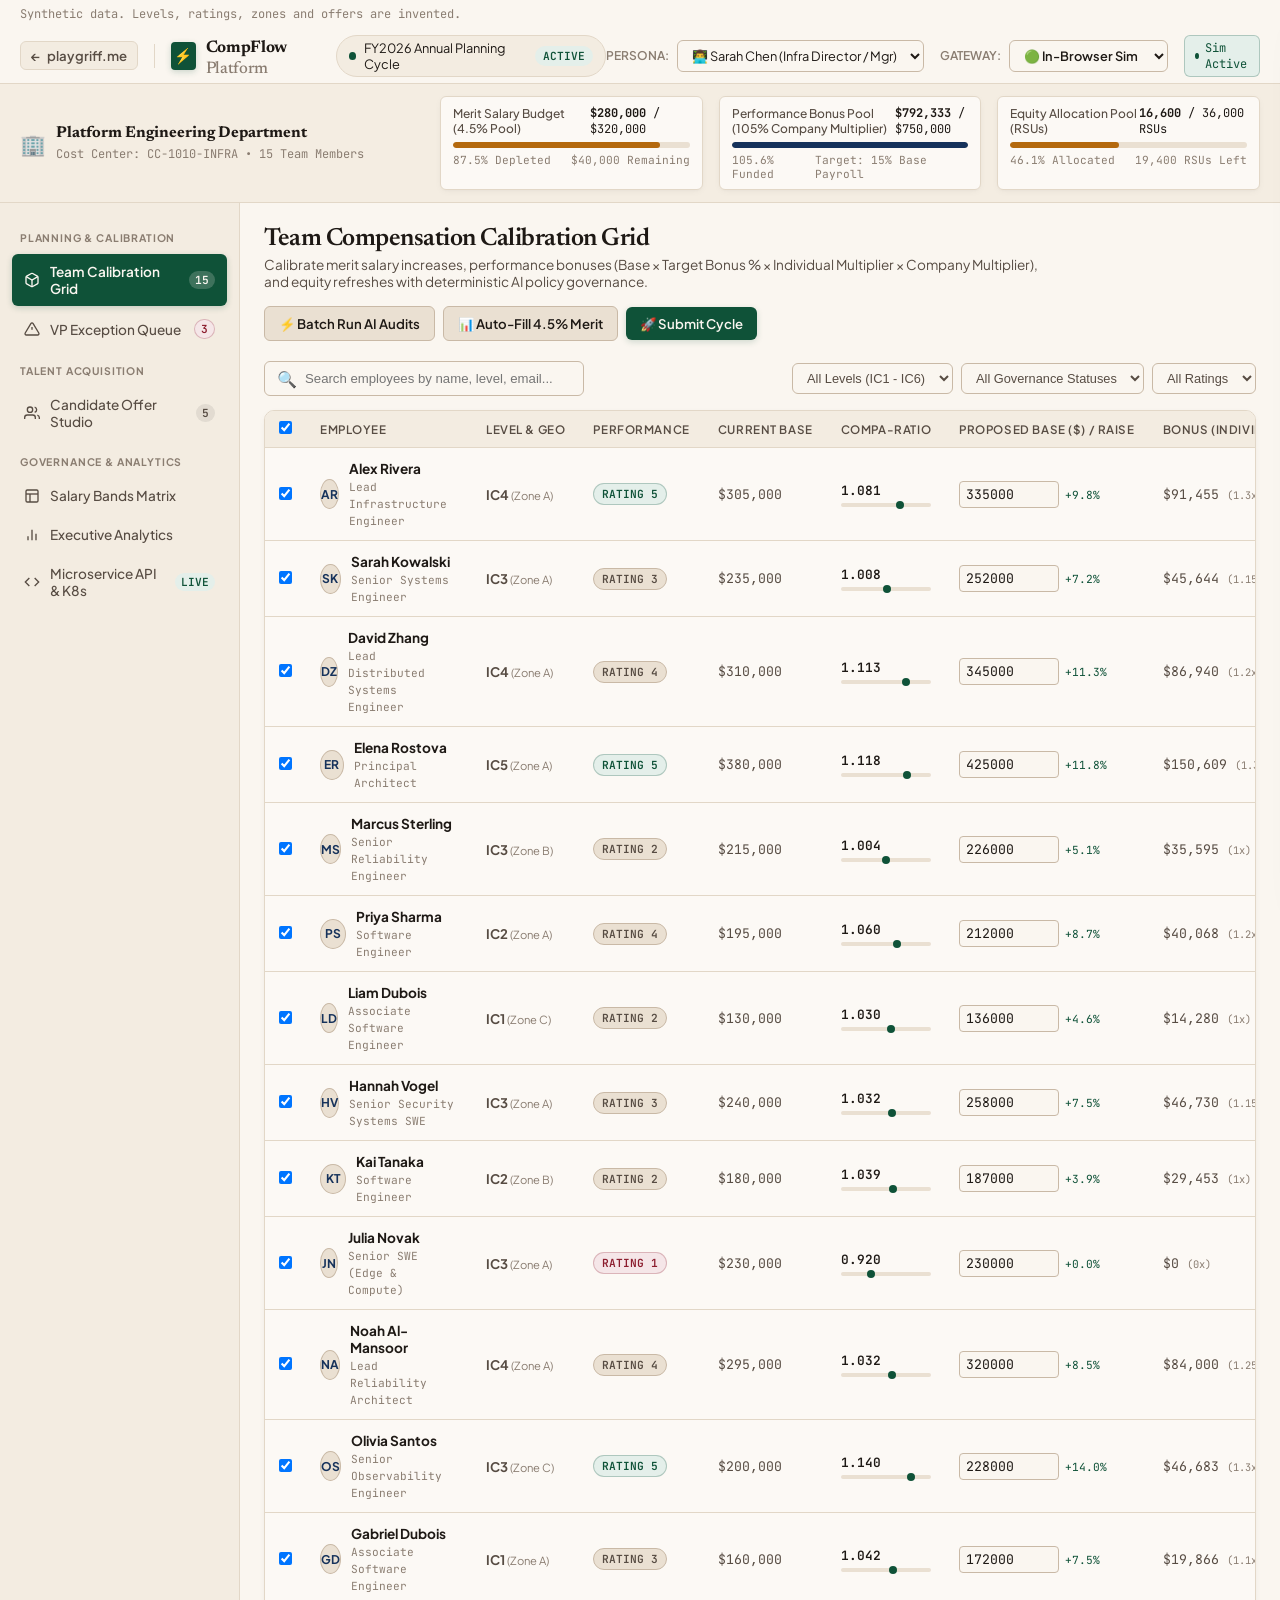
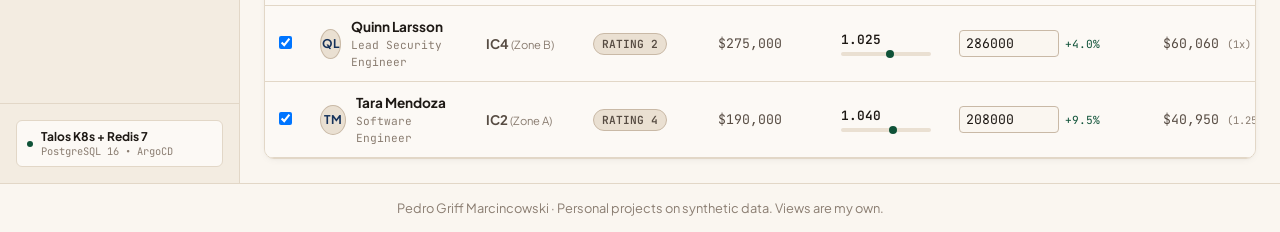
<file: compflow/index.html>
<!DOCTYPE html>
<html lang="en">
<head>
  <meta charset="UTF-8">
  <meta name="viewport" content="width=device-width, initial-scale=1.0">
  <title>CompFlow demo | playgriff.me</title>
  <meta name="theme-color" content="#FAF6F0">
  <meta name="description" content="Enterprise Total Rewards Calibration & Offer Orchestration Platform with deterministic AI audits, multi-tier salary bands, and real-time budget depletion tracking.">
  <meta property="og:image" content="https://www.playgriff.me/assets/og-card.png">
  <link rel="preconnect" href="https://fonts.googleapis.com">
  <link rel="preconnect" href="https://fonts.gstatic.com" crossorigin>
  <link href="https://fonts.googleapis.com/css2?family=JetBrains+Mono:wght@400;500;600;700&family=Newsreader:ital,opsz,wght@0,6..72,500;0,6..72,600;0,6..72,700;1,6..72,400&family=Plus+Jakarta+Sans:wght@400;500;600;700&display=swap" rel="stylesheet">
  <link rel="stylesheet" href="style.css?v=smeargle">
</head>
<body class="enterprise-app">
  <p class="sys-meta" style="padding: 6px 20px; font-size: 0.75rem; color: var(--text-muted); font-family: var(--font-mono);">Synthetic data. Levels, ratings, zones and offers are invented.</p>

  <!-- ─── TOP GLOBAL APPLICATION BAR ────────────────────────── -->
  <header class="app-topbar">
    <div class="topbar-left">
      <a href="../" class="back-hub-btn" title="Return to playgriff.me Overview">
        <span class="back-arrow">←</span>
        <span class="back-text">playgriff.me</span>
      </a>
      <div class="brand-divider"></div>
      <div class="app-brand">
        <div class="brand-icon-box">⚡</div>
        <div class="brand-text">
          <span class="brand-name">CompFlow <span class="brand-suite">Platform</span></span>
        </div>
      </div>
    </div>

    <!-- Cycle Status & Global Search -->
    <div class="topbar-center">
      <div class="cycle-status-badge">
        <span class="status-dot pulse"></span>
        <span class="cycle-title">FY2026 Annual Planning Cycle</span>
        <span class="badge badge-active">ACTIVE</span>
      </div>
    </div>

    <!-- Topbar Right Controls -->
    <div class="topbar-right">
      <!-- Persona Switcher -->
      <div class="persona-selector-container">
        <label for="persona-select" class="persona-label">Persona:</label>
        <select id="persona-select" class="persona-select">
          <option value="HR_ADMIN">👩‍💼 Elena Rostova (HR VP / Admin)</option>
          <option value="PEOPLE_MANAGER" selected>👨‍💻 Sarah Chen (Infra Director / Mgr)</option>
          <option value="RECRUITER">👩‍💼 Jordan Taylor (Lead Recruiter)</option>
          <option value="EXECUTIVE">👨‍💼 David Sterling (VP Engineering)</option>
        </select>
      </div>

      <!-- Live API Gateway Hybrid Mode Switcher -->
      <div class="persona-selector-container">
        <label for="gateway-mode-select" class="persona-label">Gateway:</label>
        <select id="gateway-mode-select" class="persona-select" style="min-width: 140px; font-weight: 600;" title="Switch between In-Browser Simulation and Live Kubernetes Microservice">
          <option value="SIMULATION" selected>🟢 In-Browser Sim</option>
          <option value="LIVE_API">⚡ Live K8s Cluster</option>
        </select>
      </div>

      <div class="api-health-pill" id="global-api-status" role="button" title="Click to test live K8s backend connection" style="cursor: pointer;">
        <span class="health-indicator online" id="global-api-indicator"></span>
        <span class="health-text" id="global-api-text">Sim Active</span>
      </div>
    </div>
  </header>

  <!-- ─── PERSISTENT STICKY BUDGET DEPLETION HEADER ─────────── -->
  <section class="budget-burn-header">
    <div class="budget-envelope-summary">
      <div class="dept-badge">
        <span class="dept-icon">🏢</span>
        <div>
          <strong id="active-dept-name">Platform Engineering Department</strong>
          <span class="dept-meta">Cost Center: CC-1010-INFRA • 15 Team Members</span>
        </div>
      </div>
    </div>

    <div class="budget-metrics-strip">
      <!-- Metric 1: Merit Budget -->
      <div class="budget-gauge-card">
        <div class="gauge-meta">
          <span class="gauge-label">Merit Salary Budget (4.5% Pool)</span>
          <span class="gauge-numbers"><strong id="hdr-merit-spent">$184,500</strong> / <span id="hdr-merit-alloc">$320,000</span></span>
        </div>
        <div class="gauge-bar-bg">
          <div class="gauge-bar-fill fill-emerald" id="hdr-bar-merit" style="width: 57.7%;"></div>
        </div>
        <div class="gauge-footer">
          <span class="gauge-pct" id="hdr-merit-pct">57.7% Depleted</span>
          <span class="gauge-rem" id="hdr-merit-rem">$135,500 Remaining</span>
        </div>
      </div>

      <!-- Metric 2: Bonus Pool -->
      <div class="budget-gauge-card">
        <div class="gauge-meta">
          <span class="gauge-label">Performance Bonus Pool (105% Company Multiplier)</span>
          <span class="gauge-numbers"><strong id="hdr-bonus-spent">$252,000</strong> / <span id="hdr-bonus-alloc">$240,000</span></span>
        </div>
        <div class="gauge-bar-bg">
          <div class="gauge-bar-fill fill-blue" id="hdr-bar-bonus" style="width: 100%;"></div>
        </div>
        <div class="gauge-footer">
          <span class="gauge-pct" id="hdr-bonus-pct">105.0% Funded</span>
          <span class="gauge-rem">Target: 15% Base Payroll</span>
        </div>
      </div>

      <!-- Metric 3: Equity Share Ceiling -->
      <div class="budget-gauge-card">
        <div class="gauge-meta">
          <span class="gauge-label">Equity Allocation Pool (RSUs)</span>
          <span class="gauge-numbers"><strong id="hdr-equity-spent">24,600</strong> / <span id="hdr-equity-alloc">36,000 RSUs</span></span>
        </div>
        <div class="gauge-bar-bg">
          <div class="gauge-bar-fill fill-amber" id="hdr-bar-equity" style="width: 68.3%;"></div>
        </div>
        <div class="gauge-footer">
          <span class="gauge-pct" id="hdr-equity-pct">68.3% Allocated</span>
          <span class="gauge-rem" id="hdr-equity-rem">11,400 RSUs Left</span>
        </div>
      </div>
    </div>
  </section>

  <!-- ─── APP BODY LAYOUT: SIDEBAR + MAIN WORKSPACE ─────────── -->
  <div class="app-container">
    
    <!-- Sidebar Navigation -->
    <aside class="app-sidebar">
      <nav class="sidebar-nav">
        <div class="nav-section-title">PLANNING & CALIBRATION</div>
        <a href="#/planning" class="sidebar-link active" data-route="planning" id="nav-link-planning">
          <svg class="nav-svg" width="16" height="16" viewBox="0 0 24 24" fill="none" stroke="currentColor" stroke-width="2"><path d="M21 16V8a2 2 0 0 0-1-1.73l-7-4a2 2 0 0 0-2 0l-7 4A2 2 0 0 0 3 8v8a2 2 0 0 0 1 1.73l7 4a2 2 0 0 0 2 0l7-4A2 2 0 0 0 21 16z"></path><polyline points="3.27 6.96 12 12.01 20.73 6.96"></polyline><line x1="12" y1="22.08" x2="12" y2="12"></line></svg>
          <span class="nav-title">Team Calibration Grid</span>
          <span class="nav-badge" id="badge-team-count">15</span>
        </a>
        <a href="#/exceptions" class="sidebar-link" data-route="exceptions" id="nav-link-exceptions">
          <svg class="nav-svg" width="16" height="16" viewBox="0 0 24 24" fill="none" stroke="currentColor" stroke-width="2"><path d="M10.29 3.86L1.82 18a2 2 0 0 0 1.71 3h16.94a2 2 0 0 0 1.71-3L13.71 3.86a2 2 0 0 0-3.42 0z"></path><line x1="12" y1="9" x2="12" y2="13"></line><line x1="12" y1="17" x2="12.01" y2="17"></line></svg>
          <span class="nav-title">VP Exception Queue</span>
          <span class="nav-badge badge-warn-count" id="badge-exception-count">3</span>
        </a>

        <div class="nav-section-title">TALENT ACQUISITION</div>
        <a href="#/offers" class="sidebar-link" data-route="offers" id="nav-link-offers">
          <svg class="nav-svg" width="16" height="16" viewBox="0 0 24 24" fill="none" stroke="currentColor" stroke-width="2"><path d="M17 21v-2a4 4 0 0 0-4-4H5a4 4 0 0 0-4 4v2"></path><circle cx="9" cy="7" r="4"></circle><path d="M23 21v-2a4 4 0 0 0-3-3.87"></path><path d="M16 3.13a4 4 0 0 1 0 7.75"></path></svg>
          <span class="nav-title">Candidate Offer Studio</span>
          <span class="nav-badge" id="badge-offers-count">5</span>
        </a>

        <div class="nav-section-title">GOVERNANCE & ANALYTICS</div>
        <a href="#/matrix" class="sidebar-link" data-route="matrix" id="nav-link-matrix">
          <svg class="nav-svg" width="16" height="16" viewBox="0 0 24 24" fill="none" stroke="currentColor" stroke-width="2"><rect x="3" y="3" width="18" height="18" rx="2" ry="2"></rect><line x1="3" y1="9" x2="21" y2="9"></line><line x1="9" y1="21" x2="9" y2="9"></line></svg>
          <span class="nav-title">Salary Bands Matrix</span>
        </a>
        <a href="#/analytics" class="sidebar-link" data-route="analytics" id="nav-link-analytics">
          <svg class="nav-svg" width="16" height="16" viewBox="0 0 24 24" fill="none" stroke="currentColor" stroke-width="2"><line x1="18" y1="20" x2="18" y2="10"></line><line x1="12" y1="20" x2="12" y2="4"></line><line x1="6" y1="20" x2="6" y2="14"></line></svg>
          <span class="nav-title">Executive Analytics</span>
        </a>
        <a href="#/api" class="sidebar-link" data-route="api" id="nav-link-api">
          <svg class="nav-svg" width="16" height="16" viewBox="0 0 24 24" fill="none" stroke="currentColor" stroke-width="2"><polyline points="16 18 22 12 16 6"></polyline><polyline points="8 6 2 12 8 18"></polyline></svg>
          <span class="nav-title">Microservice API & K8s</span>
          <span class="nav-badge badge-green">LIVE</span>
        </a>
      </nav>

      <!-- Sidebar Footer System Info -->
      <div class="sidebar-footer">
        <div class="infra-pill">
          <span class="infra-dot"></span>
          <div class="infra-text">
            <strong>Talos K8s + Redis 7</strong>
            <span>PostgreSQL 16 • ArgoCD</span>
          </div>
        </div>
      </div>
    </aside>

    <!-- Main Workspace Container -->
    <main class="workspace-main" id="workspace-container">

      <!-- ================================================================= -->
      <!-- VIEW 1: TEAM CALIBRATION SPREADSHEET GRID (#/planning)          -->
      <!-- ================================================================= -->
      <section class="workspace-view active" id="view-planning">
        <div class="view-header">
          <div>
            <h1 class="view-title">Team Compensation Calibration Grid</h1>
            <p class="view-subtitle">Calibrate merit salary increases, performance bonuses (Base × Target Bonus % × Individual Multiplier × Company Multiplier), and equity refreshes with deterministic AI policy governance.</p>
          </div>
          <div class="view-actions">
            <button class="btn btn-secondary" id="btn-batch-audit">⚡ Batch Run AI Audits</button>
            <button class="btn btn-secondary" id="btn-apply-baseline">📊 Auto-Fill 4.5% Merit</button>
            <button class="btn btn-primary" id="btn-submit-calibration">🚀 Submit Cycle</button>
          </div>
        </div>

        <!-- Filter & Search Toolbar -->
        <div class="table-toolbar">
          <div class="search-box">
            <span class="search-icon">🔍</span>
            <input type="text" id="roster-search" class="search-input" placeholder="Search employees by name, level, email...">
          </div>
          <div class="toolbar-filters">
            <select id="filter-level" class="filter-select">
              <option value="ALL">All Levels (IC1 - IC6)</option>
              <option value="IC1">IC1 Associate</option>
              <option value="IC2">IC2 Professional</option>
              <option value="IC3">IC3 Senior</option>
              <option value="IC4">IC4 Lead</option>
              <option value="IC5">IC5 Principal</option>
            </select>
            <select id="filter-status" class="filter-select">
              <option value="ALL">All Governance Statuses</option>
              <option value="DRAFT">Draft</option>
              <option value="AUTO_APPROVED">Auto-Approved</option>
              <option value="VP_EXCEPTION_REQUIRED">VP Exception Required</option>
              <option value="REJECTED">Rejected</option>
            </select>
            <select id="filter-rating" class="filter-select">
              <option value="ALL">All Ratings</option>
              <option value="RATING_5">Rating 5</option>
              <option value="RATING_4">Rating 4</option>
              <option value="RATING_3">Rating 3</option>
              <option value="RATING_2">Rating 2</option>
              <option value="RATING_1">Rating 1</option>
            </select>
          </div>
        </div>

        <!-- High-Density Calibration Table -->
        <div class="table-container">
          <table class="calibration-table" id="calibration-table">
            <thead>
              <tr>
                <th class="th-chk"><input type="checkbox" id="chk-select-all" checked></th>
                <th>Employee</th>
                <th>Level & Geo</th>
                <th>Performance</th>
                <th>Current Base</th>
                <th>Compa-Ratio</th>
                <th>Proposed Base ($) / Raise</th>
                <th>Bonus (Individual Multiplier)</th>
                <th>Equity Refresh</th>
                <th>Governance Status</th>
                <th>Audit Action</th>
              </tr>
            </thead>
            <tbody id="calibration-tbody">
              <!-- Dynamically populated by app.js -->
            </tbody>
          </table>
        </div>
      </section>

      <!-- ================================================================= -->
      <!-- VIEW 2: CANDIDATE OFFER STUDIO & PIPELINE (#/offers)            -->
      <!-- ================================================================= -->
      <section class="workspace-view" id="view-offers">
        <div class="view-header">
          <div>
            <h1 class="view-title">Candidate Offer Studio & Pipeline</h1>
            <p class="view-subtitle">Model compensation packages for candidate new hires, enforce salary band ceilings & sign-on caps ($50,000 threshold), and execute offer approval lifecycles.</p>
          </div>
          <div class="view-actions">
            <button class="btn btn-secondary" id="btn-open-counter-simulator">🤝 Counter Simulator</button>
            <button class="btn btn-primary" id="btn-open-offer-builder">➕ New Candidate Offer</button>
          </div>
        </div>

        <!-- Kanban / Table Dual Mode View -->
        <div class="offer-pipeline-board" id="offer-pipeline-board">
          <!-- Column 1: Drafts -->
          <div class="pipeline-col" id="col-offer-draft">
            <div class="col-header">
              <span class="col-title">Draft Proposals</span>
              <span class="col-count" id="count-offer-draft">1</span>
            </div>
            <div class="card-list" id="list-offer-draft"></div>
          </div>

          <!-- Column 2: Audit Pending -->
          <div class="pipeline-col" id="col-offer-audit">
            <div class="col-header">
              <span class="col-title">AI Policy Audited</span>
              <span class="col-count" id="count-offer-audit">1</span>
            </div>
            <div class="card-list" id="list-offer-audit"></div>
          </div>

          <!-- Column 3: VP Exception Required -->
          <div class="pipeline-col col-warning" id="col-offer-vp">
            <div class="col-header">
              <span class="col-title">VP Exception Required</span>
              <span class="col-count" id="count-offer-vp">1</span>
            </div>
            <div class="card-list" id="list-offer-vp"></div>
          </div>

          <!-- Column 4: Approved / Extended -->
          <div class="pipeline-col col-success" id="col-offer-approved">
            <div class="col-header">
              <span class="col-title">Approved & Extended</span>
              <span class="col-count" id="count-offer-approved">1</span>
            </div>
            <div class="card-list" id="list-offer-approved"></div>
          </div>

          <!-- Column 5: Accepted -->
          <div class="pipeline-col col-emerald" id="col-offer-accepted">
            <div class="col-header">
              <span class="col-title">Accepted Offers</span>
              <span class="col-count" id="count-offer-accepted">1</span>
            </div>
            <div class="card-list" id="list-offer-accepted"></div>
          </div>
        </div>
      </section>

      <!-- ================================================================= -->
      <!-- VIEW 3: VP CALIBRATION COMMITTEE EXCEPTION QUEUE (#/exceptions) -->
      <!-- ================================================================= -->
      <section class="workspace-view" id="view-exceptions">
        <div class="view-header">
          <div>
            <h1 class="view-title">VP Calibration Committee Exception Triage</h1>
            <p class="view-subtitle">Executive decision queue for compensation reviews and candidate offers that breach standard guidelines (e.g. Compa-Ratio &gt; 1.20, Sign-on &gt; $50k, Equity &gt; 1.5x cap).</p>
          </div>
          <div class="view-actions">
            <button class="btn btn-success" id="btn-batch-approve-vp">✍️ Approve All Exceptions (3)</button>
          </div>
        </div>

        <div class="exceptions-grid" id="exceptions-grid">
          <!-- Dynamically populated exception cards -->
        </div>
      </section>

      <!-- ================================================================= -->
      <!-- VIEW 4: SALARY BAND & BENCHMARK MATRIX (#/matrix)               -->
      <!-- ================================================================= -->
      <section class="workspace-view" id="view-matrix">
        <div class="view-header">
          <div>
            <h1 class="view-title">Enterprise Salary Bands &amp; Market Benchmark Matrix</h1>
            <p class="view-subtitle">Explore verified compensation bands across job levels (IC1 to IC6) with 5-tier percentiles (P10–P90) sourced from US DOL (H-1B/LCA) and BLS OEWS datasets.</p>
          </div>
          <div class="view-actions">
            <div class="benchmark-provenance-pill">
              <span>🏛️ DOL OFLC + BLS OEWS • Survey Provider A P1–P6 • 4.0% Aged</span>
            </div>
            <div class="geo-tab-group">
              <button class="geo-tab-btn active" data-geo="US_ZONE_1">Zone A (100%)</button>
              <button class="geo-tab-btn" data-geo="US_ZONE_2">Zone B (90%)</button>
              <button class="geo-tab-btn" data-geo="US_ZONE_3">Zone C (80%)</button>
            </div>
          </div>
        </div>

        <!-- US DOL OFLC Big Data ETL Ingestion Panel -->
        <div class="etl-pipeline-panel">
          <div class="etl-header">
            <div class="etl-title-group">
              <span class="badge badge-primary">Big Data ETL</span>
              <h3>US Department of Labor (DOL) OFLC H-1B Ingestion Pipeline</h3>
            </div>
            <div class="etl-actions">
              <button class="btn btn-sm btn-outline" id="btn-refresh-etl-status">🔄 Check Latest Report</button>
              <button class="btn btn-sm btn-primary" id="btn-trigger-dol-etl">⚡ Trigger Live Ingestion Job</button>
            </div>
          </div>
          <p class="etl-desc">
            Streams certified foreign labor wage filings directly from the US Department of Labor OFLC disclosure repository. Standardizes occupational codes (SOC), groups into location cost-of-living tiers, filters anomalies via Tukey’s Interquartile Range (1.5 × IQR), and applies compound annual wage growth indexing forward to 2026.
          </p>
          <div class="etl-stats-grid">
            <div class="etl-stat-card">
              <span class="stat-label">Source Records Streamed</span>
              <strong class="stat-val" id="etl-stat-records">1,728</strong>
              <span class="stat-sub">Tech Filings (LCA / H-1B)</span>
            </div>
            <div class="etl-stat-card">
              <span class="stat-label">Tukey IQR Outliers Stripped</span>
              <strong class="stat-val text-amber" id="etl-stat-outliers">109</strong>
              <span class="stat-sub">1.5 × IQR Threshold</span>
            </div>
            <div class="etl-stat-card">
              <span class="stat-label">Active Cohorts Aggregated</span>
              <strong class="stat-val text-emerald" id="etl-stat-cohorts">65</strong>
              <span class="stat-sub">Safe Harbor (n ≥ 5)</span>
            </div>
            <div class="etl-stat-card">
              <span class="stat-label">ETL Processing Latency</span>
              <strong class="stat-val" id="etl-stat-latency">65 ms</strong>
              <span class="stat-sub">Constant Memory Stream</span>
            </div>
          </div>
          <div class="etl-terminal" id="etl-log-terminal">
            <div class="terminal-line">[System Standby] Ready to stream live Department of Labor OFLC disclosure datasets.</div>
          </div>
        </div>

        <div class="matrix-cards-grid" id="matrix-cards-grid">
          <!-- Rendered dynamically -->
        </div>
      </section>

      <!-- ================================================================= -->
      <!-- VIEW 5: EXECUTIVE ANALYTICS & PAY PARITY (#/analytics)          -->
      <!-- ================================================================= -->
      <section class="workspace-view" id="view-analytics">
        <div class="view-header">
          <div>
            <h1 class="view-title">Executive Analytics & Pay Parity Visualizer</h1>
            <p class="view-subtitle">Live distribution curves, compa-ratio alignment against benchmark midpoints, and merit increase velocity by performance rating.</p>
          </div>
        </div>

        <div class="analytics-dashboard-grid">
          <!-- Chart 1: Compa-Ratio Distribution -->
          <div class="chart-card">
            <div class="chart-header">
              <h3>📈 Compa-Ratio Distribution Curve (Team Parity)</h3>
              <span class="badge badge-neutral">Benchmark Midpoint = 1.000</span>
            </div>
            <div class="chart-body">
              <canvas id="compa-dist-canvas" width="560" height="240"></canvas>
            </div>
            <div class="chart-footer">
              <div class="stat-item"><span>Target Midpoint:</span> <strong>1.000</strong></div>
              <div class="stat-item"><span>Team Average:</span> <strong id="val-avg-compa">0.992</strong></div>
              <div class="stat-item"><span>Spread:</span> <strong>0.880 – 1.140</strong></div>
            </div>
          </div>

          <!-- Chart 2: Merit Raise by Rating -->
          <div class="chart-card">
            <div class="chart-header">
              <h3>🎯 Merit Raise % by Performance Rating</h3>
              <span class="badge badge-neutral">Pay-for-Performance Calibration</span>
            </div>
            <div class="rating-dist-bars">
              <div class="rating-bar-row">
                <div class="rating-name">Rating 5</div>
                <div class="rating-meter"><div class="rating-fill fill-emerald" style="width: 85%;"></div></div>
                <div class="rating-val">+12.5% avg</div>
              </div>
              <div class="rating-bar-row">
                <div class="rating-name">Rating 4</div>
                <div class="rating-meter"><div class="rating-fill fill-blue" style="width: 65%;"></div></div>
                <div class="rating-val">+9.0% avg</div>
              </div>
              <div class="rating-bar-row">
                <div class="rating-name">Rating 3</div>
                <div class="rating-meter"><div class="rating-fill fill-blue" style="width: 48%;"></div></div>
                <div class="rating-val">+6.5% avg</div>
              </div>
              <div class="rating-bar-row">
                <div class="rating-name">Rating 2</div>
                <div class="rating-meter"><div class="rating-fill fill-amber" style="width: 32%;"></div></div>
                <div class="rating-val">+4.0% avg</div>
              </div>
              <div class="rating-bar-row">
                <div class="rating-name">Rating 1</div>
                <div class="rating-meter"><div class="rating-fill fill-rose" style="width: 0%;"></div></div>
                <div class="rating-val">+0.0% (Cap)</div>
              </div>
            </div>
          </div>
        </div>
      </section>

      <!-- ================================================================= -->
      <!-- VIEW 6: MICROSERVICE API & OBSERVABILITY (#/api)                 -->
      <!-- ================================================================= -->
      <section class="workspace-view" id="view-api">
        <div class="view-header">
          <div>
            <h1 class="view-title">CompFlow Microservice Architecture & REST API Explorer</h1>
            <p class="view-subtitle">Live asynchronous FastAPI 0.115 service on Talos Kubernetes, PostgreSQL 16 state storage, Redis 7 LRU caching, and Prometheus telemetry metrics.</p>
          </div>
          <div class="view-actions">
            <button class="btn btn-secondary" id="btn-ping-api">⚡ Run Health Ping</button>
          </div>
        </div>

        <div class="api-architecture-grid">
          <!-- Architecture Diagram Card -->
          <div class="card arch-card">
            <div class="card-header">
              <h3>🏛️ Distributed Microservice Architecture</h3>
              <span class="badge badge-success">Bare-Metal Talos K8s</span>
            </div>
            <div class="arch-flow">
              <div class="arch-node">
                <span class="arch-icon">🌐</span>
                <strong>playgriff.me / UI</strong>
                <span>TypeScript / JS SPA</span>
              </div>
              <div class="arch-connector">→</div>
              <div class="arch-node">
                <span class="arch-icon">🛡️</span>
                <strong>Ingress-NGINX</strong>
                <span>TLS Cert-Manager</span>
              </div>
              <div class="arch-connector">→</div>
              <div class="arch-node arch-highlight">
                <span class="arch-icon">⚡</span>
                <strong>CompFlow FastAPI</strong>
                <span>ReAct Calibration Core</span>
              </div>
              <div class="arch-connector">→</div>
              <div class="arch-dual-node">
                <div class="arch-subnode">
                  <span class="arch-icon">🐘</span>
                  <strong>PostgreSQL 16</strong>
                  <span>StatefulSet + Alembic</span>
                </div>
                <div class="arch-subnode">
                  <span class="arch-icon">⚡</span>
                  <strong>Redis 7</strong>
                  <span>Atomic Burn Counters</span>
                </div>
              </div>
            </div>
          </div>

          <!-- Live REST Endpoints -->
          <div class="card">
            <div class="card-header">
              <h3>📡 Interactive REST Endpoints (`/api/v1`)</h3>
              <span class="badge badge-neutral">JWT Bearer &amp; RBAC</span>
            </div>
            <div class="endpoint-list">
              <div class="endpoint-row">
                <div class="ep-left">
                  <span class="method-badge post">POST</span>
                  <code>/api/v1/auth/login</code>
                </div>
                <button class="btn btn-xs btn-outline test-ep-btn" data-ep="login">Test Token</button>
              </div>
              <div class="endpoint-row">
                <div class="ep-left">
                  <span class="method-badge get">GET</span>
                  <code>/api/v1/bands?geo=US_ZONE_1</code>
                </div>
                <button class="btn btn-xs btn-outline test-ep-btn" data-ep="bands">Fetch Bands</button>
              </div>
              <div class="endpoint-row">
                <div class="ep-left">
                  <span class="method-badge get">GET</span>
                  <code>/api/v1/benchmarks/lookup?level=IC3&amp;geo=US_ZONE_1</code>
                </div>
                <button class="btn btn-xs btn-outline test-ep-btn" data-ep="benchmarks">Lookup Benchmark</button>
              </div>
              <div class="endpoint-row">
                <div class="ep-left">
                  <span class="method-badge post">POST</span>
                  <code>/api/v1/benchmarks/compare</code>
                </div>
                <button class="btn btn-xs btn-outline test-ep-btn" data-ep="compare">Compare Market</button>
              </div>
              <div class="endpoint-row">
                <div class="ep-left">
                  <span class="method-badge post">POST</span>
                  <code>/api/v1/benchmarks/etl/ingest-live-dol</code>
                </div>
                <button class="btn btn-xs btn-outline test-ep-btn" data-ep="etl-dol">Trigger ETL</button>
              </div>
              <div class="endpoint-row">
                <div class="ep-left">
                  <span class="method-badge post">POST</span>
                  <code>/api/v1/offers/negotiation/simulate</code>
                </div>
                <button class="btn btn-xs btn-outline test-ep-btn" data-ep="sim-counter">Simulate Counter</button>
              </div>
              <div class="endpoint-row">
                <div class="ep-left">
                  <span class="method-badge post">POST</span>
                  <code>/api/v1/cycles/{id}/proposals</code>
                </div>
                <button class="btn btn-xs btn-outline test-ep-btn" data-ep="proposals">Inspect Schema</button>
              </div>
              <div class="endpoint-row">
                <div class="ep-left">
                  <span class="method-badge post">POST</span>
                  <code>/api/v1/proposals/{id}/audit</code>
                </div>
                <button class="btn btn-xs btn-outline test-ep-btn" data-ep="audit">Run Agent Audit</button>
              </div>
              <div class="endpoint-row">
                <div class="ep-left">
                  <span class="method-badge get">GET</span>
                  <code>/metrics</code>
                </div>
                <button class="btn btn-xs btn-outline test-ep-btn" data-ep="metrics">View Prometheus</button>
              </div>
            </div>
            <div class="ep-response-box" id="ep-response-box">
              <div class="ep-res-header">API Output Log</div>
              <pre id="ep-res-code">// Click a test button above to execute endpoint query</pre>
            </div>
          </div>
        </div>
      </section>

    </main>
  </div>

  <!-- ─── SLIDE-OUT CALIBRATION DETAIL DRAWER ────────────────── -->
  <div class="drawer-overlay" id="drawer-overlay"></div>
  <aside class="calibration-drawer" id="calibration-drawer">
    <div class="drawer-header">
      <div>
        <h2 class="drawer-title" id="drawer-emp-name">Employee Profile</h2>
        <span class="drawer-subtitle" id="drawer-emp-role">IC3 Senior SWE • Infrastructure</span>
      </div>
      <button class="drawer-close-btn" id="btn-close-drawer">✕</button>
    </div>

    <div class="drawer-body">
      <!-- Compensation Positioning Bar -->
      <div class="drawer-section">
        <label class="section-label">SALARY BAND POSITIONING</label>
        <div class="band-range-box">
          <div class="range-labels">
            <span id="drw-band-min">$210k (Min)</span>
            <span id="drw-band-mid">$250k (Midpoint)</span>
            <span id="drw-band-max">$290k (Max)</span>
          </div>
          <div class="band-track">
            <div class="band-marker" id="drw-band-marker" style="left: 60%;"></div>
          </div>
          <div class="range-footer">
            <span>Internal Compa-Ratio: <strong id="drw-compa-val">0.980</strong></span>
            <span id="drw-compa-tag" class="badge badge-success">In Band</span>
          </div>
        </div>
      </div>

      <!-- Market Benchmark Comparison Card (DOL & BLS) -->
      <div class="drawer-section">
        <label class="section-label">MARKET BENCHMARK ALIGNMENT (DOL &amp; BLS)</label>
        <div class="market-benchmark-card">
          <div class="market-meta-row">
            <span class="market-source-tag">🏛️ US DOL / BLS OEWS • 2026 Aged</span>
            <span class="badge badge-neutral" id="drw-market-percentile-badge">74th Percentile</span>
          </div>
          <div class="market-percentile-track">
            <div class="pct-bar-bg"></div>
            <div class="pct-bar-fill" id="drw-market-bar-fill" style="width: 74%;"></div>
            <div class="pct-marker" id="drw-market-marker" style="left: 74%;"></div>
          </div>
          <div class="market-percentile-ticks">
            <span>P10: <strong id="drw-market-p10">$205k</strong></span>
            <span>P50 (Median): <strong id="drw-market-p50">$255k</strong></span>
            <span>P90: <strong id="drw-market-p90">$305k</strong></span>
          </div>
          <div class="market-penetration-footer">
            <span>Range Penetration: <strong id="drw-market-penetration">62.5%</strong></span>
            <span>Market Compa: <strong id="drw-market-compa">1.020</strong></span>
          </div>
        </div>
      </div>

      <!-- Quick Edit Controls -->
      <div class="drawer-section">
        <label class="section-label">PROPOSED ADJUSTMENTS</label>
        <div class="form-row">
          <div class="form-group">
            <label for="drw-input-base">Proposed Base Salary ($)</label>
            <input type="number" id="drw-input-base" class="form-control" step="2500">
          </div>
          <div class="form-group">
            <label for="drw-input-rating">Performance Rating</label>
            <select id="drw-input-rating" class="form-control">
              <option value="RATING_5">Rating 5</option>
              <option value="RATING_4">Rating 4</option>
              <option value="RATING_3">Rating 3</option>
              <option value="RATING_2">Rating 2</option>
              <option value="RATING_1">Rating 1</option>
            </select>
          </div>
        </div>

        <div class="form-row">
          <div class="form-group">
            <label for="drw-input-individual-multiplier">Individual Multiplier</label>
            <input type="number" id="drw-input-individual-multiplier" class="form-control" step="0.05" min="0.0" max="2.0">
          </div>
          <div class="form-group">
            <label for="drw-input-equity">Equity Refresh (RSUs)</label>
            <input type="number" id="drw-input-equity" class="form-control" step="50">
          </div>
        </div>

        <div class="form-group">
          <label for="drw-input-notes">Manager Justification Notes</label>
          <textarea id="drw-input-notes" class="form-control" rows="3" placeholder="Explain rationale for raises above baseline or promotions..."></textarea>
        </div>
      </div>

      <!-- Live ReAct Audit Log in Drawer -->
      <div class="drawer-section">
        <label class="section-label">AGENTIC COMPLIANCE AUDIT TRACE</label>
        <div class="drawer-audit-log" id="drw-audit-log">
          <!-- Filled by app.js -->
        </div>
      </div>
    </div>

    <div class="drawer-footer">
      <button class="btn btn-secondary" id="drw-btn-audit">⚡ Run Agent Audit</button>
      <button class="btn btn-primary" id="drw-btn-save">💾 Save Proposal</button>
    </div>
  </aside>

  <!-- ─── CANDIDATE OFFER MODAL ─────────────────────────────── -->
  <div class="modal-overlay" id="offer-modal-overlay"></div>
  <div class="offer-modal" id="offer-modal">
    <div class="modal-header">
      <h3>🤝 Model Candidate Offer Package</h3>
      <button class="modal-close-btn" id="btn-close-offer-modal">✕</button>
    </div>
    <form id="modal-offer-form">
      <div class="modal-body">
        <div class="form-row">
          <div class="form-group">
            <label for="m-candidate-name">Candidate Full Name</label>
            <input type="text" id="m-candidate-name" class="form-control" value="Alex Rivera" required>
          </div>
          <div class="form-group">
            <label for="m-candidate-email">Candidate Email</label>
            <input type="email" id="m-candidate-email" class="form-control" value="alex.rivera@gmail.com" required>
          </div>
        </div>

        <div class="form-row">
          <div class="form-group">
            <label for="m-job-level">Job Level</label>
            <select id="m-job-level" class="form-control">
              <option value="IC1">IC1 Associate</option>
              <option value="IC2">IC2 Professional</option>
              <option value="IC3" selected>IC3 Senior</option>
              <option value="IC4">IC4 Lead</option>
              <option value="IC5">IC5 Principal</option>
              <option value="IC6">IC6 Distinguished</option>
            </select>
          </div>
          <div class="form-group">
            <label for="m-geo-tier">Location Tier</label>
            <select id="m-geo-tier" class="form-control">
              <option value="US_ZONE_1" selected>US Zone A (100%)</option>
              <option value="US_ZONE_2">US Zone B (90%)</option>
              <option value="US_ZONE_3">US Zone C (80%)</option>
            </select>
          </div>
        </div>

        <div class="form-row">
          <div class="form-group">
            <label for="m-proposed-base">Proposed Base Salary ($)</label>
            <input type="number" id="m-proposed-base" class="form-control" value="240000" step="5000">
          </div>
          <div class="form-group">
            <label for="m-signon-bonus">Sign-on Bonus ($)</label>
            <input type="number" id="m-signon-bonus" class="form-control" value="35000" step="5000">
            <span class="field-hint">&gt;$50k requires Executive VP Approval</span>
          </div>
        </div>

        <div class="form-group">
          <label for="m-equity-rsus">New Hire Equity Grant (RSUs)</label>
          <input type="number" id="m-equity-rsus" class="form-control" value="1000" step="50">
        </div>

        <!-- Real-time compensation summary pills -->
        <div class="modal-comp-summary">
          <div class="summary-pill">Target Bonus (15%): <strong id="m-calc-bonus">$36,000</strong></div>
          <div class="summary-pill">Total Target Cash: <strong id="m-calc-ttc">$276,000</strong></div>
          <div class="summary-pill">First-Year Direct Comp: <strong id="m-calc-y1tc">$311,000</strong></div>
        </div>

        <!-- Real-time Candidate Acceptance Win-Rate Predictor -->
        <div class="modal-market-winrate">
          <div class="winrate-header">
            <span>🎯 Predicted Acceptance Rate:</span>
            <strong id="m-calc-winrate" class="winrate-val">82% Win-Rate Probability</strong>
          </div>
          <div class="winrate-bar-track">
            <div class="winrate-bar-fill" id="m-winrate-fill" style="width: 82%;"></div>
          </div>
          <div class="winrate-meta">Based on candidate compensation placement at <span id="m-calc-pct">74th</span> market percentile (US DOL &amp; BLS baseline).</div>
        </div>
      </div>
      <div class="modal-footer">
        <button type="button" class="btn btn-secondary" id="btn-cancel-modal">Cancel</button>
        <button type="submit" class="btn btn-primary" id="btn-save-modal-offer">⚡ Audit & Create Offer</button>
      </div>
    </form>
  </div>

  <!-- ─── COMPETING OFFER & COUNTER NEGOTIATION SIMULATOR MODAL ─── -->
  <div class="modal-overlay" id="counter-simulator-overlay"></div>
  <div class="modal-dialog modal-lg" id="counter-simulator-modal" style="display: none;">
    <div class="modal-header">
      <div>
        <h2 class="modal-title">🤝 Candidate Counter-Offer &amp; Negotiation Simulator</h2>
        <span class="modal-subtitle">Model competing offers, calculate unvested equity forfeiture buyouts, and optimize candidate acceptance win-rate elasticity (Pave / Compa methodology).</span>
      </div>
      <button class="drawer-close-btn" id="btn-close-sim-modal">✕</button>
    </div>

    <div class="modal-body">
      <!-- 2-Column Comparison Grid -->
      <div class="sim-columns-grid">
        <!-- Column 1: Competing External Offer -->
        <div class="sim-card sim-competing-card">
          <div class="sim-card-header">
            <div class="sim-card-title">
              <span class="badge badge-amber">External Offer</span>
              <h4>Competing Offer Details</h4>
            </div>
            <select id="sim-competitor-preset" class="form-control form-control-sm">
              <option value="custom">Preset: Custom Employer</option>
              <option value="competitor_a" selected>Preset: Competitor A (Standard 25%)</option>
              <option value="competitor_b">Preset: Competitor B (Standard 25%)</option>
              <option value="competitor_c">Preset: Competitor C (Standard 25%)</option>
              <option value="competitor_d">Preset: Competitor D (High Cash, Flat)</option>
              <option value="competitor_e">Preset: Competitor E, back-loaded 5 / 15 / 40 / 40</option>
            </select>
          </div>

          <div class="sim-form-grid">
            <div class="form-group">
              <label for="sim-comp-name">Competitor Name</label>
              <input type="text" id="sim-comp-name" class="form-control" value="Competitor A">
            </div>
            <div class="form-group">
              <label for="sim-comp-base">Competing Base ($/yr)</label>
              <input type="number" id="sim-comp-base" class="form-control" value="225000" step="5000">
            </div>
            <div class="form-group">
              <label for="sim-comp-bonus">Target Bonus (%)</label>
              <input type="number" id="sim-comp-bonus" class="form-control" value="15" step="1">
            </div>
            <div class="form-group">
              <label for="sim-comp-signon">Competing Sign-on ($)</label>
              <input type="number" id="sim-comp-signon" class="form-control" value="25000" step="5000">
            </div>
            <div class="form-group">
              <label for="sim-comp-equity">4-Year Equity (RSUs)</label>
              <input type="number" id="sim-comp-equity" class="form-control" value="1600" step="50">
            </div>
            <div class="form-group">
              <label for="sim-comp-schedule">Vesting Schedule</label>
              <select id="sim-comp-schedule" class="form-control">
                <option value="STANDARD_FOUR_YEAR_EQUAL_25" selected>Standard (25% / 25% / 25% / 25%)</option>
                <option value="BACK_LOADED_5_15_40_40">Back-Loaded (5% / 15% / 40% / 40%)</option>
                <option value="ENTERPRISE_FRONT_LOADED_35_30_20_15">Front-Loaded (35% / 30% / 20% / 15%)</option>
              </select>
            </div>
            <div class="form-group col-span-2">
              <label for="sim-comp-forfeit">Unvested Equity Forfeited ($) <span class="field-hint">Candidate forfeits at current employer</span></label>
              <input type="number" id="sim-comp-forfeit" class="form-control" value="75000" step="5000">
            </div>
          </div>
        </div>

        <!-- Column 2: Our Counter Strategy Levers -->
        <div class="sim-card sim-our-card">
          <div class="sim-card-header">
            <div class="sim-card-title">
              <span class="badge badge-primary">Our Company</span>
              <h4>Proposed Counter Levers</h4>
            </div>
            <span class="badge badge-success">Front-Loaded 35/30/20/15 Vesting</span>
          </div>

          <div class="sim-levers-container">
            <div class="sim-lever-row">
              <div class="lever-header">
                <label for="sim-our-base-slider">Base Salary ($/yr):</label>
                <strong id="sim-our-base-val" class="lever-val">$235,000</strong>
              </div>
              <input type="range" id="sim-our-base-slider" class="range-slider" min="160000" max="420000" step="5000" value="235000">
            </div>

            <div class="sim-lever-row">
              <div class="lever-header">
                <label for="sim-our-signon-slider">Sign-on Buyout Bridge ($):</label>
                <strong id="sim-our-signon-val" class="lever-val text-amber">$45,000</strong>
              </div>
              <input type="range" id="sim-our-signon-slider" class="range-slider" min="0" max="150000" step="5000" value="45000">
            </div>

            <div class="sim-lever-row">
              <div class="lever-header">
                <label for="sim-our-equity-slider">Equity Grant (4-Yr RSUs):</label>
                <strong id="sim-our-equity-val" class="lever-val text-emerald">1,800 RSUs</strong>
              </div>
              <input type="range" id="sim-our-equity-slider" class="range-slider" min="400" max="4500" step="50" value="1800">
            </div>
          </div>

          <!-- Dynamic Win-Rate Elasticity Gauge -->
          <div class="sim-winrate-box">
            <div class="sim-winrate-header">
              <span>🎯 Predicted Acceptance Probability</span>
              <span class="badge badge-success" id="sim-winrate-badge">🟢 Highly Competitive</span>
            </div>
            <div class="sim-winrate-display">
              <div class="sim-winrate-pct" id="sim-winrate-pct">84.5%</div>
              <div class="sim-winrate-meter">
                <div class="meter-track">
                  <div class="meter-fill" id="sim-winrate-fill" style="width: 84.5%;"></div>
                </div>
                <div class="meter-labels">
                  <span>50% (Parity)</span>
                  <span>75% (Target)</span>
                  <span>90%+ (Decisive)</span>
                </div>
              </div>
            </div>
            <div class="sim-coverage-pill">
              Forfeiture Buyout Coverage: <strong id="sim-coverage-val" class="text-emerald">112% (Full Offset)</strong>
            </div>
          </div>
        </div>
      </div>

      <!-- Year-by-Year Comparison Table -->
      <div class="sim-table-card">
        <div class="sim-table-header">
          <h4>4-Year Total Direct Compensation (TDC) Trajectory</h4>
          <span class="stat-pill" id="sim-tdc-advantage">+$68,500 4-Year TDC Lead</span>
        </div>
        <div class="table-container">
          <table class="calibration-table sim-tdc-table">
            <thead>
              <tr>
                <th>Timeline</th>
                <th>Our Cash</th>
                <th>Our Vested RSUs</th>
                <th>Our Total TDC</th>
                <th>Comp Total TDC</th>
                <th>Net Delta (Advantage)</th>
              </tr>
            </thead>
            <tbody id="sim-tdc-tbody">
              <!-- Dynamically populated -->
            </tbody>
          </table>
        </div>
      </div>

      <!-- Recruiter Talking Points -->
      <div class="sim-talking-points-card">
        <div class="tp-header">
          <h4>💡 AI Recruiter Negotiation Talking Points</h4>
          <button type="button" class="btn btn-xs btn-outline" id="btn-copy-talking-points">📋 Copy Talking Points</button>
        </div>
        <div class="tp-list" id="sim-talking-points-list">
          <!-- Dynamically populated -->
        </div>
      </div>
    </div>

    <div class="modal-footer">
      <button type="button" class="btn btn-secondary" id="btn-close-sim-footer">Close</button>
      <button type="button" class="btn btn-outline" id="btn-apply-rec-counter">✨ Auto-Optimize Counter</button>
      <button type="button" class="btn btn-primary" id="btn-apply-to-offer-builder">⚡ Apply to Offer Builder</button>
    </div>
  </div>

  <footer style="text-align: center; padding: 16px; font-size: 0.8rem; color: var(--text-muted); border-top: 1px solid var(--border-subtle);">Pedro Griff Marcincowski · Personal projects on synthetic data. Views are my own.</footer>
  <script src="app.js?v=smeargle"></script>
</body>
</html>
</file>
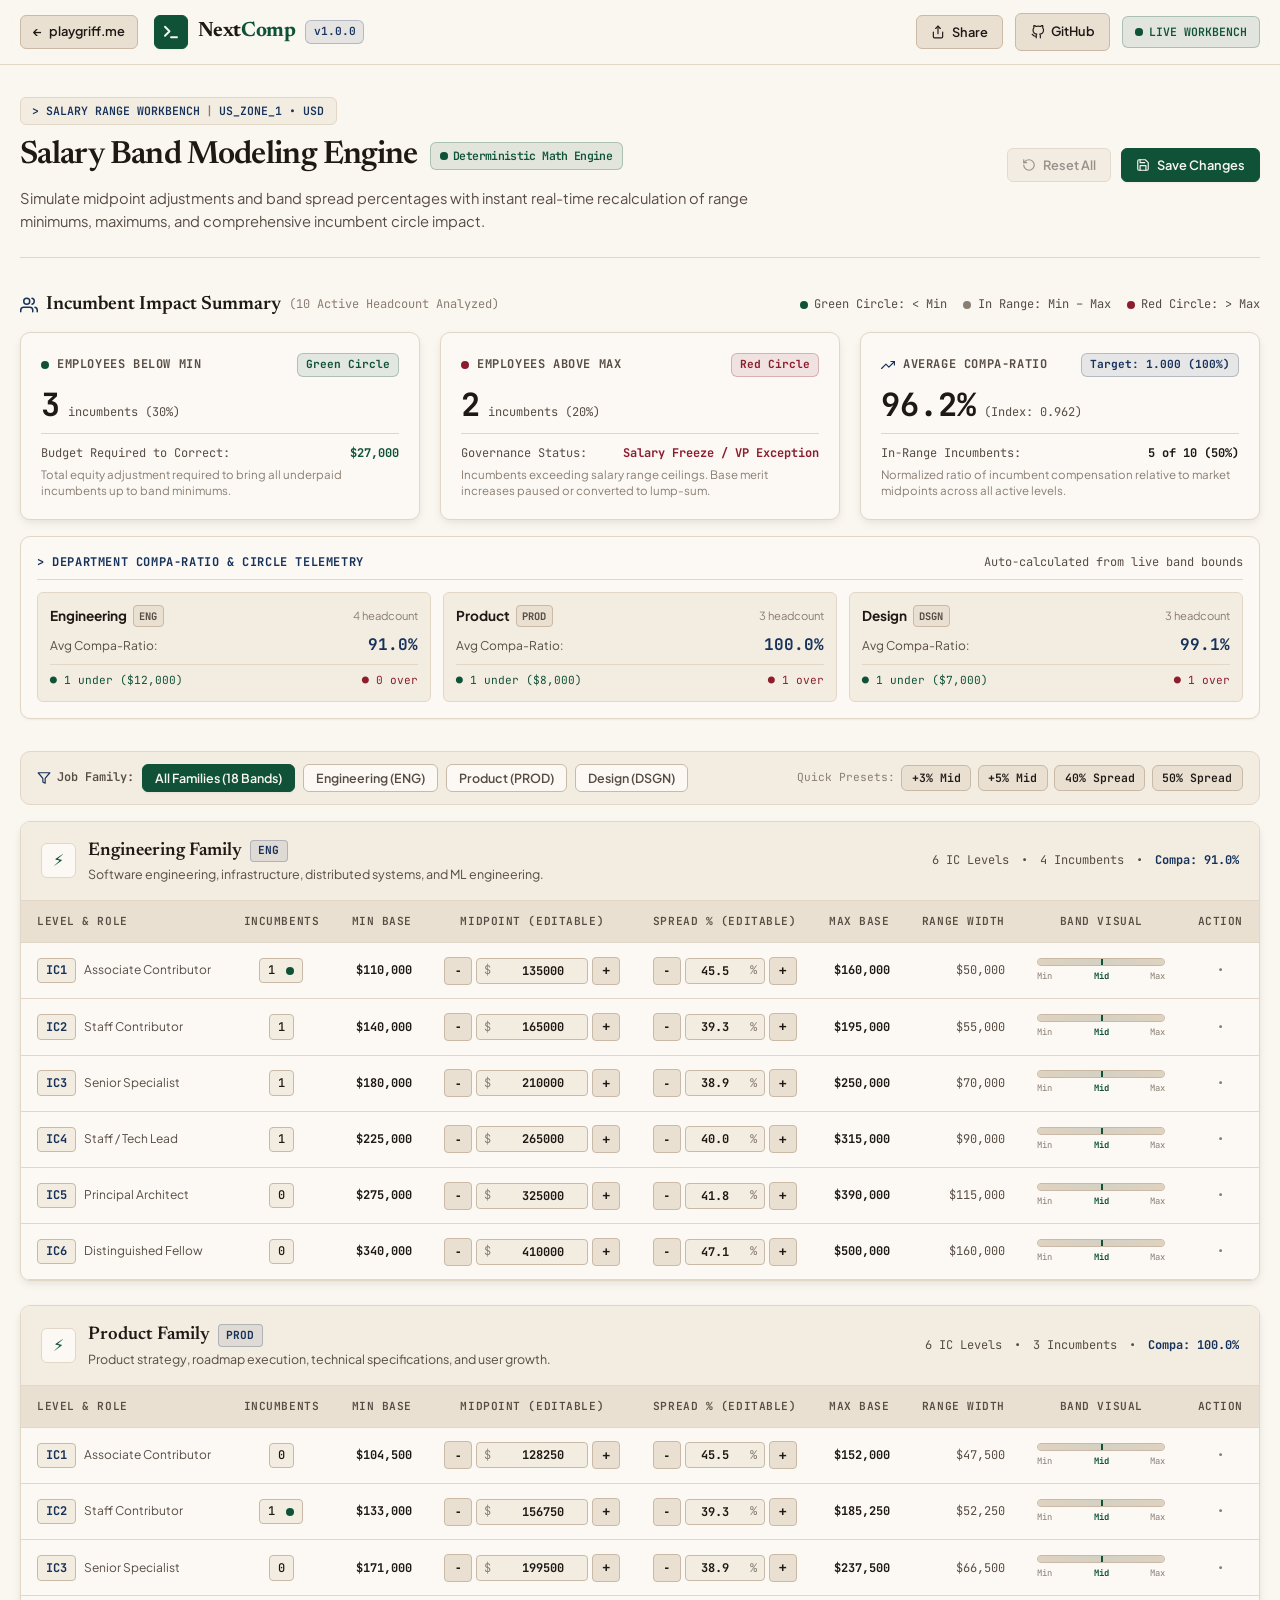
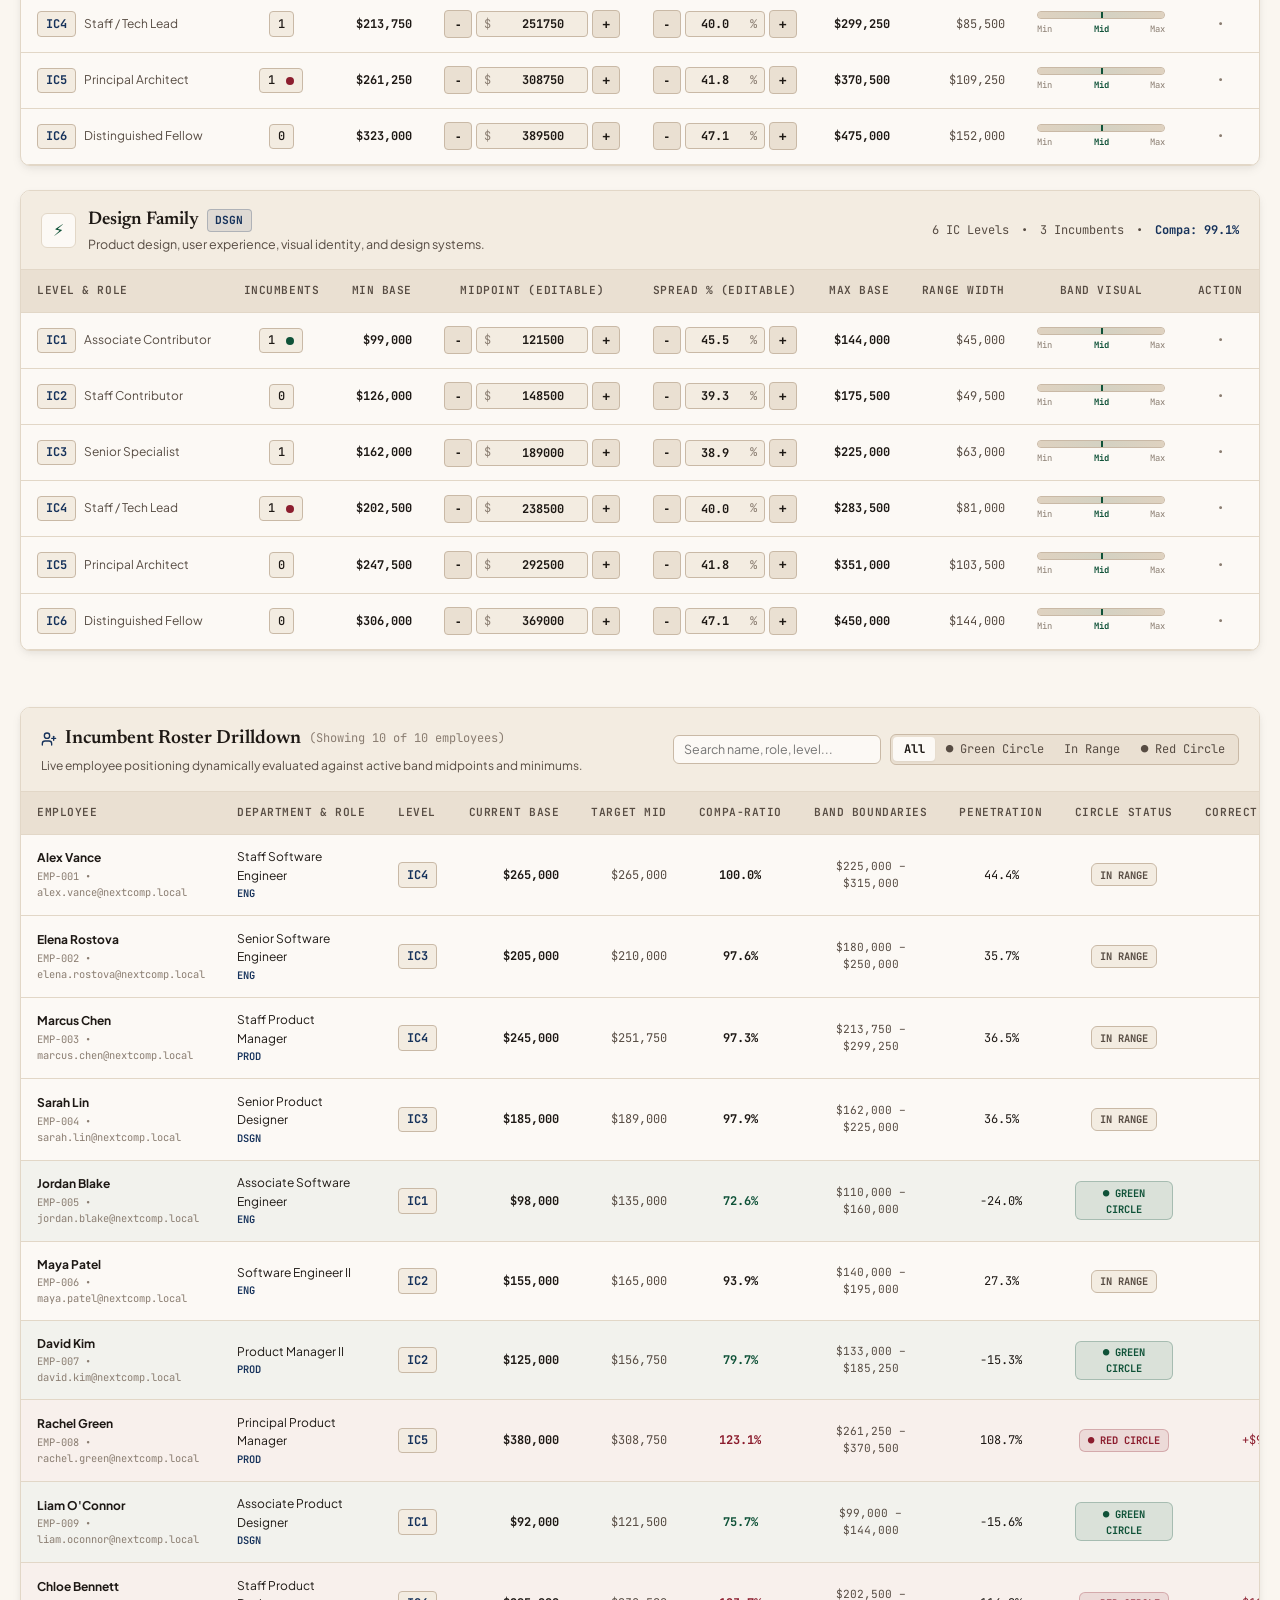
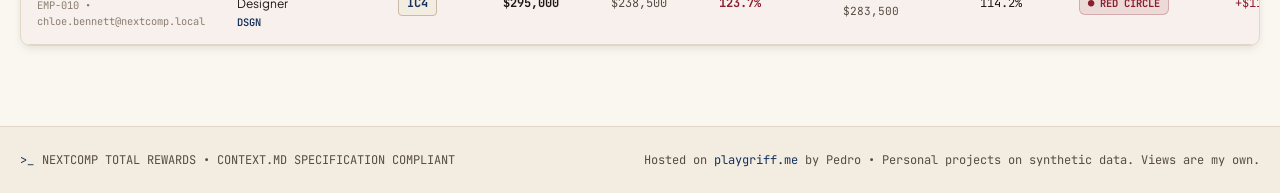
<file: nextcomp/index.html>
<!DOCTYPE html>
<html lang="en">
<head>
  <meta charset="UTF-8">
  <meta name="viewport" content="width=device-width, initial-scale=1.0">
  <title>NextComp — Salary Range Workbench | playgriff.me</title>
  <meta name="description" content="Deterministic salary band modeling workbench, dynamic midpoint and spread recalculations, and real-time incumbent circle impact telemetry.">
  
  <!-- Open Graph / Meta -->
  <meta property="og:title" content="NextComp — Salary Range Workbench">
  <meta property="og:description" content="Algorithmic compensation modeling: simulate salary band midpoints & spreads, evaluate green/red circle pay anomalies, and estimate equity correction budgets.">
  <meta property="og:type" content="website">
  <meta property="og:image" content="https://www.playgriff.me/assets/og-card.png">
  
  <!-- Fonts -->
  <link rel="preconnect" href="https://fonts.googleapis.com">
  <link rel="preconnect" href="https://fonts.gstatic.com" crossorigin>
  <link href="https://fonts.googleapis.com/css2?family=JetBrains+Mono:wght@400;500;600;700;800&family=Newsreader:opsz,wght@6..72,500;6..72,600;6..72,700&family=Plus+Jakarta+Sans:wght@400;500;600;700;800&display=swap" rel="stylesheet">
  
  <!-- Stylesheet -->
  <link rel="stylesheet" href="style.css?v=20261017v1">
</head>
<body>

  <!-- ─── TOPBAR NAVIGATION ─────────────────────────────────────────── -->
  <header class="topbar">
    <div class="topbar-container">
      <div class="topbar-left">
        <a href="../" class="back-btn" title="Return to playgriff.me master portal">
          <span>&larr;</span>
          <span>playgriff.me</span>
        </a>
        <div class="brand-badge-box">
          <div class="brand-icon">
            <svg width="18" height="18" viewBox="0 0 24 24" fill="none" stroke="currentColor" stroke-width="2.5" stroke-linecap="round" stroke-linejoin="round">
              <polyline points="4 17 10 11 4 5"></polyline>
              <line x1="12" y1="19" x2="20" y2="19"></line>
            </svg>
          </div>
          <div class="brand-title">Next<span>Comp</span></div>
          <span class="version-pill">v1.0.0</span>
        </div>
      </div>

      <nav class="topbar-nav">
        <button type="button" class="btn btn-outline" id="btn-share-link" title="Copy shareable link to this workbench">
          <svg width="14" height="14" viewBox="0 0 24 24" fill="none" stroke="currentColor" stroke-width="2" stroke-linecap="round" stroke-linejoin="round">
            <path d="M4 12v8a2 2 0 0 0 2 2h12a2 2 0 0 0 2-2v-8"></path>
            <polyline points="16 6 12 2 8 6"></polyline>
            <line x1="12" y1="2" x2="12" y2="15"></line>
          </svg>
          <span>Share</span>
        </button>

        <a href="https://github.com/pedrogriff/nextcomp" target="_blank" rel="noopener" class="btn btn-outline" title="View NextComp GitHub Repository">
          <svg width="14" height="14" viewBox="0 0 24 24" fill="none" stroke="currentColor" stroke-width="2" stroke-linecap="round" stroke-linejoin="round">
            <path d="M9 19c-5 1.5-5-2.5-7-3m14 6v-3.87a3.37 3.37 0 0 0-.94-2.61c3.14-.35 6.44-1.54 6.44-7A5.44 5.44 0 0 0 20 4.77 5.07 5.07 0 0 0 19.91 1S18.73.65 16 2.48a13.38 13.38 0 0 0-7 0C6.27.65 5.09 1 5.09 1A5.07 5.07 0 0 0 5 4.77a5.44 5.44 0 0 0-1.5 3.78c0 5.42 3.3 6.61 6.44 7A3.37 3.37 0 0 0 9 18.13V22"></path>
          </svg>
          <span class="hidden-mobile">GitHub</span>
        </a>

        <div class="live-cluster-badge">
          <span class="live-dot"></span>
          <span>LIVE WORKBENCH</span>
        </div>
      </nav>
    </div>
  </header>

  <!-- ─── MAIN CONTENT ──────────────────────────────────────────────── -->
  <main class="main-wrapper">

    <!-- Header Section -->
    <section class="workbench-header">
      <div class="header-meta">
        <div class="terminal-crumb">
          <span>&gt;</span>
          <span>SALARY RANGE WORKBENCH</span>
          <span class="crumb-sep">|</span>
          <span>US_ZONE_1 &bull; USD</span>
        </div>
        <h1 class="page-title">
          <span>Salary Band Modeling Engine</span>
          <span class="math-badge">
            <span class="live-dot"></span>
            Deterministic Math Engine
          </span>
        </h1>
        <p class="page-desc">
          Simulate midpoint adjustments and band spread percentages with instant real-time recalculation of range minimums, maximums, and comprehensive incumbent circle impact.
        </p>
      </div>

      <div class="header-actions">
        <button type="button" class="btn btn-outline" id="btn-reset-all" disabled title="Reset all bands back to baseline">
          <svg width="14" height="14" viewBox="0 0 24 24" fill="none" stroke="currentColor" stroke-width="2" stroke-linecap="round" stroke-linejoin="round">
            <path d="M3 12a9 9 0 1 0 9-9 9.75 9.75 0 0 0-6.74 2.74L3 8"></path>
            <path d="M3 3v5h5"></path>
          </svg>
          <span>Reset All</span>
        </button>

        <button type="button" class="btn btn-cyan" id="btn-save-storage" title="Save current band adjustments to local browser session">
          <svg width="14" height="14" viewBox="0 0 24 24" fill="none" stroke="currentColor" stroke-width="2" stroke-linecap="round" stroke-linejoin="round">
            <path d="M19 21H5a2 2 0 0 1-2-2V5a2 2 0 0 1 2-2h11l5 5v11a2 2 0 0 1-2 2z"></path>
            <polyline points="17 21 17 13 7 13 7 21"></polyline>
            <polyline points="7 3 7 8 15 8"></polyline>
          </svg>
          <span>Save Changes</span>
        </button>
      </div>
    </section>

    <!-- Toast Notification -->
    <div id="toast-notification" class="toast-bar toast-success" style="display: none;">
      <span>✓ Saved 18 salary bands to browser storage successfully!</span>
      <span style="font-size:0.65rem;opacity:0.8;">REAL-TIME RECALC</span>
    </div>

    <!-- ─── 3. INCUMBENT IMPACT SUMMARY WIDGET ────────────────────────── -->
    <section aria-labelledby="incumbent-impact-heading">
      <div class="section-header">
        <h2 id="incumbent-impact-heading" class="section-title">
          <svg width="18" height="18" viewBox="0 0 24 24" fill="none" stroke="var(--terminal-cyan)" stroke-width="2" stroke-linecap="round" stroke-linejoin="round">
            <path d="M17 21v-2a4 4 0 0 0-4-4H5a4 4 0 0 0-4 4v2"></path>
            <circle cx="9" cy="7" r="4"></circle>
            <path d="M23 21v-2a4 4 0 0 0-3-3.87"></path>
            <path d="M16 3.13a4 4 0 0 1 0 7.75"></path>
          </svg>
          <span>Incumbent Impact Summary</span>
          <small>(10 Active Headcount Analyzed)</small>
        </h2>

        <div class="circle-legend">
          <span class="legend-item"><span class="circle-dot green"></span> Green Circle: &lt; Min</span>
          <span class="legend-item"><span class="circle-dot gray"></span> In Range: Min &ndash; Max</span>
          <span class="legend-item"><span class="circle-dot red"></span> Red Circle: &gt; Max</span>
        </div>
      </div>

      <!-- 3 Primary KPI Cards -->
      <div class="kpi-grid">
        <!-- CARD 1: Employees Below Min (Green Circle) + Budget Required -->
        <div class="kpi-card green-card">
          <div class="kpi-card-header">
            <span class="kpi-title">
              <span class="circle-dot green"></span>
              <span>Employees Below Min</span>
            </span>
            <span class="kpi-badge badge-green">Green Circle</span>
          </div>
          <div class="kpi-value-row">
            <span class="kpi-number" id="kpi-green-count">3</span>
            <span class="kpi-subhead" id="kpi-green-subhead">incumbents (30%)</span>
          </div>
          <div class="kpi-footer">
            <div class="kpi-metric-line">
              <span class="label">Budget Required to Correct:</span>
              <span class="val val-green" id="kpi-green-budget">$27,000</span>
            </div>
            <p class="kpi-caption">
              Total equity adjustment required to bring all underpaid incumbents up to band minimums.
            </p>
          </div>
        </div>

        <!-- CARD 2: Employees Above Max (Red Circle) -->
        <div class="kpi-card red-card">
          <div class="kpi-card-header">
            <span class="kpi-title">
              <span class="circle-dot red"></span>
              <span>Employees Above Max</span>
            </span>
            <span class="kpi-badge badge-red">Red Circle</span>
          </div>
          <div class="kpi-value-row">
            <span class="kpi-number" id="kpi-red-count">2</span>
            <span class="kpi-subhead" id="kpi-red-subhead">incumbents (20%)</span>
          </div>
          <div class="kpi-footer">
            <div class="kpi-metric-line">
              <span class="label">Governance Status:</span>
              <span class="val val-red">Salary Freeze / VP Exception</span>
            </div>
            <p class="kpi-caption">
              Incumbents exceeding salary range ceilings. Base merit increases paused or converted to lump-sum.
            </p>
          </div>
        </div>

        <!-- CARD 3: Average Department Compa-Ratio -->
        <div class="kpi-card cyan-card">
          <div class="kpi-card-header">
            <span class="kpi-title">
              <svg width="14" height="14" viewBox="0 0 24 24" fill="none" stroke="var(--terminal-cyan)" stroke-width="2" stroke-linecap="round" stroke-linejoin="round">
                <polyline points="23 6 13.5 15.5 8.5 10.5 1 18"></polyline>
                <polyline points="17 6 23 6 23 12"></polyline>
              </svg>
              <span>Average Compa-Ratio</span>
            </span>
            <span class="kpi-badge badge-cyan">Target: 1.000 (100%)</span>
          </div>
          <div class="kpi-value-row">
            <span class="kpi-number" id="kpi-compa-val">96.2%</span>
            <span class="kpi-subhead" id="kpi-compa-subhead">(Index: 0.962)</span>
          </div>
          <div class="kpi-footer">
            <div class="kpi-metric-line">
              <span class="label">In-Range Incumbents:</span>
              <span class="val" id="kpi-inrange-text">5 of 10 (50%)</span>
            </div>
            <p class="kpi-caption">
              Normalized ratio of incumbent compensation relative to market midpoints across all active levels.
            </p>
          </div>
        </div>
      </div>

      <!-- Department-by-Department Breakdown Strip -->
      <div class="dept-strip" style="margin-top: 1rem;">
        <div class="dept-strip-header">
          <span class="title">&gt; Department Compa-Ratio &amp; Circle Telemetry</span>
          <span>Auto-calculated from live band bounds</span>
        </div>
        <div class="dept-grid" id="dept-strip-grid">
          <!-- Populated by app.js -->
        </div>
      </div>
    </section>

    <!-- ─── 1 & 2. SALARY BANDS TABLE & INTERACTIVE RECALCULATION ─────── -->
    <section aria-labelledby="salary-bands-heading">
      <!-- Toolbar: Filters & Quick Presets -->
      <div class="toolbar">
        <div class="filter-group">
          <span class="filter-label">
            <svg width="14" height="14" viewBox="0 0 24 24" fill="none" stroke="var(--terminal-cyan)" stroke-width="2" stroke-linecap="round" stroke-linejoin="round">
              <polygon points="22 3 2 3 10 12.46 10 19 14 21 14 12.46 22 3"></polygon>
            </svg>
            <span>Job Family:</span>
          </span>
          <button type="button" class="filter-pill-btn family-filter-btn active" data-family="ALL">All Families (18 Bands)</button>
          <button type="button" class="filter-pill-btn family-filter-btn" data-family="ENG">Engineering (ENG)</button>
          <button type="button" class="filter-pill-btn family-filter-btn" data-family="PROD">Product (PROD)</button>
          <button type="button" class="filter-pill-btn family-filter-btn" data-family="DSGN">Design (DSGN)</button>
        </div>

        <div class="presets-group">
          <span style="font-family: var(--font-mono); font-size: 0.7rem; color: var(--text-dim);">Quick Presets:</span>
          <button type="button" class="preset-btn" data-preset="+3mid" title="Increase all midpoints by +3%">+3% Mid</button>
          <button type="button" class="preset-btn" data-preset="+5mid" title="Increase all midpoints by +5%">+5% Mid</button>
          <button type="button" class="preset-btn" data-preset="40spread" title="Standardize spread to 40%">40% Spread</button>
          <button type="button" class="preset-btn" data-preset="50spread" title="Standardize spread to 50%">50% Spread</button>
        </div>
      </div>

      <!-- Tables Container (Grouped by Job Family) -->
      <div id="salary-bands-container" style="margin-top: 1rem;">
        <!-- Populated by app.js -->
      </div>
    </section>

    <!-- ─── INCUMBENT ROSTER DRILLDOWN ────────────────────────────────── -->
    <section class="roster-card" aria-labelledby="roster-heading">
      <div class="roster-header">
        <div>
          <h3 id="roster-heading" class="section-title">
            <svg width="16" height="16" viewBox="0 0 24 24" fill="none" stroke="var(--terminal-cyan)" stroke-width="2" stroke-linecap="round" stroke-linejoin="round">
              <path d="M16 21v-2a4 4 0 0 0-4-4H6a4 4 0 0 0-4 4v2"></path>
              <circle cx="9" cy="7" r="4"></circle>
              <line x1="19" y1="8" x2="19" y2="14"></line>
              <line x1="22" y1="11" x2="16" y2="11"></line>
            </svg>
            <span>Incumbent Roster Drilldown</span>
            <small id="roster-headcount-label">(Showing 10 of 10 employees)</small>
          </h3>
          <p style="font-size: 0.75rem; color: var(--text-muted); margin-top: 0.2rem;">
            Live employee positioning dynamically evaluated against active band midpoints and minimums.
          </p>
        </div>

        <div class="roster-controls">
          <input type="text" id="roster-search-input" class="search-input" placeholder="Search name, role, level...">

          <div class="circle-filter-group">
            <button type="button" class="circle-filter-btn active" data-filter="ALL">All</button>
            <button type="button" class="circle-filter-btn green" data-filter="GREEN_CIRCLE">● Green Circle</button>
            <button type="button" class="circle-filter-btn" data-filter="IN_RANGE">In Range</button>
            <button type="button" class="circle-filter-btn red" data-filter="RED_CIRCLE">● Red Circle</button>
          </div>
        </div>
      </div>

      <div class="table-responsive">
        <table class="bands-table">
          <thead>
            <tr>
              <th>Employee</th>
              <th>Department &amp; Role</th>
              <th style="text-align:center;">Level</th>
              <th style="text-align:right;">Current Base</th>
              <th style="text-align:right;">Target Mid</th>
              <th style="text-align:center;">Compa-Ratio</th>
              <th style="text-align:center;">Band Boundaries</th>
              <th style="text-align:center;">Penetration</th>
              <th style="text-align:center;">Circle Status</th>
              <th style="text-align:right;">Correction Delta</th>
            </tr>
          </thead>
          <tbody id="roster-tbody">
            <!-- Populated by app.js -->
          </tbody>
        </table>
      </div>
    </section>

  </main>

  <!-- ─── FOOTER ────────────────────────────────────────────────────── -->
  <footer class="footer">
    <div class="footer-container">
      <div style="display:flex; align-items:center; gap:0.5rem;">
        <span style="color:var(--terminal-cyan);">&gt;_</span>
        <span>NEXTCOMP TOTAL REWARDS &bull; CONTEXT.MD SPECIFICATION COMPLIANT</span>
      </div>
      <div>
        Hosted on <a href="https://playgriff.me" style="color:var(--terminal-cyan); text-decoration:none;">playgriff.me</a> by Pedro &bull; Personal projects on synthetic data. Views are my own.
      </div>
    </div>
  </footer>

  <!-- Application Logic -->
  <script src="app.js?v=20260910v1"></script>
</body>
</html>
</file>
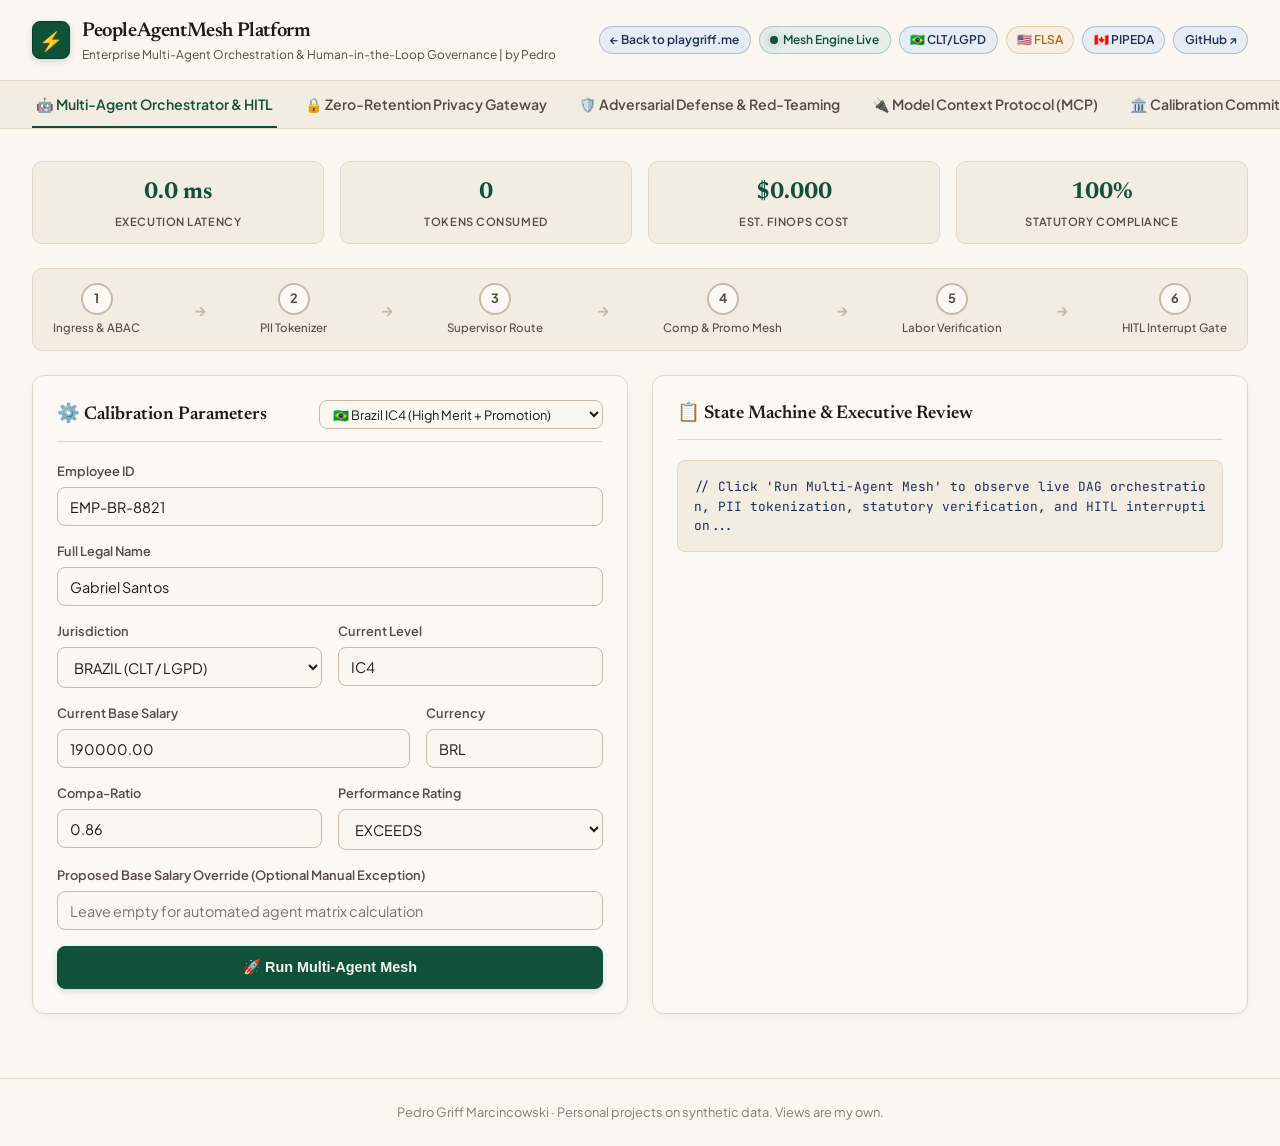
<file: people-agent-mesh/index.html>
<!DOCTYPE html>
<html lang="en">
<head>
  <meta charset="UTF-8">
  <meta name="viewport" content="width=device-width, initial-scale=1.0">
  <title>PeopleAgentMesh: Enterprise Multi-Agent Orchestration Platform | playgriff.me</title>
  <meta name="theme-color" content="#FAF6F0">
  <meta property="og:image" content="https://www.playgriff.me/assets/og-card.png">
  <link rel="preconnect" href="https://fonts.googleapis.com">
  <link rel="preconnect" href="https://fonts.gstatic.com" crossorigin>
  <link href="https://fonts.googleapis.com/css2?family=JetBrains+Mono:wght@400;500;600&family=Newsreader:ital,opsz,wght@0,6..72,500;0,6..72,600;0,6..72,700;1,6..72,400&family=Plus+Jakarta+Sans:wght@400;500;600;700&display=swap" rel="stylesheet">
  <link rel="stylesheet" href="styles.css?v=smeargle">
</head>
<body>

  <!-- Header -->
  <header>
    <div class="brand">
      <div class="brand-icon">⚡</div>
      <div class="brand-title">
        <h1>PeopleAgentMesh Platform</h1>
        <p>Enterprise Multi-Agent Orchestration & Human-in-the-Loop Governance | by Pedro</p>
      </div>
    </div>
    <div class="header-badges">
      <a href="../" class="badge badge-purple" style="text-decoration: none; cursor: pointer;">← Back to playgriff.me</a>
      <span class="badge badge-green"><span class="badge-pulse"></span> Mesh Engine Live</span>
      <span class="badge badge-blue">🇧🇷 CLT/LGPD</span>
      <span class="badge badge-amber">🇺🇸 FLSA</span>
      <span class="badge badge-purple">🇨🇦 PIPEDA</span>
      <a href="https://github.com/pedrogriff/people-agent-mesh" target="_blank" rel="noopener" class="badge badge-blue" style="text-decoration: none;">GitHub ↗</a>
    </div>
  </header>

  <!-- Navigation Tabs -->
  <nav class="tab-nav">
    <button class="tab-btn active" data-tab="tab-orchestrator">🤖 Multi-Agent Orchestrator & HITL</button>
    <button class="tab-btn" data-tab="tab-privacy">🔒 Zero-Retention Privacy Gateway</button>
    <button class="tab-btn" data-tab="tab-security">🛡️ Adversarial Defense & Red-Teaming</button>
    <button class="tab-btn" data-tab="tab-mcp">🔌 Model Context Protocol (MCP)</button>
    <button class="tab-btn" data-tab="tab-committee">🏛️ Calibration Committee (ADR-006)</button>
    <button class="tab-btn" data-tab="tab-durable">⚡ Durable Execution (ADR-007)</button>
    <button class="tab-btn" data-tab="tab-evals">📊 CI Golden Benchmark Evals</button>
    <button class="tab-btn" data-tab="tab-docs">📚 Architecture & ADRs</button>
  </nav>

  <!-- Main Container -->
  <main class="container">

    <!-- Tab 1: Orchestrator & HITL -->
    <section id="tab-orchestrator" class="tab-content active">
      
      <!-- Telemetry Row -->
      <div class="metric-row">
        <div class="metric-pill">
          <div class="metric-val" id="tel-latency">0.0 ms</div>
          <div class="metric-lbl">Execution Latency</div>
        </div>
        <div class="metric-pill">
          <div class="metric-val" id="tel-tokens">0</div>
          <div class="metric-lbl">Tokens Consumed</div>
        </div>
        <div class="metric-pill">
          <div class="metric-val" id="tel-cost">$0.000</div>
          <div class="metric-lbl">Est. FinOps Cost</div>
        </div>
        <div class="metric-pill">
          <div class="metric-val" style="color: var(--accent-green);">100%</div>
          <div class="metric-lbl">Statutory Compliance</div>
        </div>
      </div>

      <!-- Pipeline DAG Visualizer -->
      <div class="pipeline-bar">
        <div class="pipeline-node" id="node-ingress">
          <div class="node-circle">1</div>
          <div class="node-label">Ingress & ABAC</div>
        </div>
        <div class="pipeline-arrow">→</div>
        <div class="pipeline-node" id="node-tokenizer">
          <div class="node-circle">2</div>
          <div class="node-label">PII Tokenizer</div>
        </div>
        <div class="pipeline-arrow">→</div>
        <div class="pipeline-node" id="node-supervisor">
          <div class="node-circle">3</div>
          <div class="node-label">Supervisor Route</div>
        </div>
        <div class="pipeline-arrow">→</div>
        <div class="pipeline-node" id="node-agents">
          <div class="node-circle">4</div>
          <div class="node-label">Comp & Promo Mesh</div>
        </div>
        <div class="pipeline-arrow">→</div>
        <div class="pipeline-node" id="node-compliance">
          <div class="node-circle">5</div>
          <div class="node-label">Labor Verification</div>
        </div>
        <div class="pipeline-arrow">→</div>
        <div class="pipeline-node" id="node-hitl">
          <div class="node-circle">6</div>
          <div class="node-label">HITL Interrupt Gate</div>
        </div>
      </div>

      <!-- Two-Column Layout -->
      <div class="grid-2">
        <!-- Left: Input Form -->
        <div class="card">
          <div class="card-header">
            <div class="card-title">⚙️ Calibration Parameters</div>
            <select id="scenario-select" style="width: auto; padding: 0.3rem 0.6rem; font-size: 0.8rem;">
              <option value="brazil">🇧🇷 Brazil IC4 (High Merit + Promotion)</option>
              <option value="us">🇺🇸 United States IC5 (Promotion Review)</option>
              <option value="canada">🇨🇦 Canada IC4 (Standard Calibration)</option>
            </select>
          </div>

          <div class="form-group">
            <label>Employee ID</label>
            <input type="text" id="emp-id" value="EMP-BR-8821">
          </div>

          <div class="form-group">
            <label>Full Legal Name</label>
            <input type="text" id="emp-name" value="Gabriel Santos">
          </div>

          <div style="display: grid; grid-template-columns: 1fr 1fr; gap: 1rem;">
            <div class="form-group">
              <label>Jurisdiction</label>
              <select id="emp-jurisdiction">
                <option value="BRAZIL">BRAZIL (CLT / LGPD)</option>
                <option value="UNITED_STATES">UNITED STATES (FLSA)</option>
                <option value="CANADA">CANADA (PIPEDA)</option>
              </select>
            </div>
            <div class="form-group">
              <label>Current Level</label>
              <input type="text" id="emp-level" value="IC4">
            </div>
          </div>

          <div style="display: grid; grid-template-columns: 2fr 1fr; gap: 1rem;">
            <div class="form-group">
              <label>Current Base Salary</label>
              <input type="number" id="emp-salary" value="190000.00">
            </div>
            <div class="form-group">
              <label>Currency</label>
              <input type="text" id="emp-currency" value="BRL">
            </div>
          </div>

          <div style="display: grid; grid-template-columns: 1fr 1fr; gap: 1rem;">
            <div class="form-group">
              <label>Compa-Ratio</label>
              <input type="number" step="0.01" id="emp-compa" value="0.86">
            </div>
            <div class="form-group">
              <label>Performance Rating</label>
              <select id="emp-rating">
                <option value="EXCEEDS">EXCEEDS</option>
                <option value="MEETS_HIGH">MEETS_HIGH</option>
                <option value="MEETS">MEETS</option>
                <option value="NEEDS_IMPROVEMENT">NEEDS_IMPROVEMENT</option>
              </select>
            </div>
          </div>

          <div class="form-group">
            <label>Proposed Base Salary Override (Optional Manual Exception)</label>
            <input type="number" id="emp-override" placeholder="Leave empty for automated agent matrix calculation">
          </div>

          <button id="run-mesh-btn" class="btn-primary">🚀 Run Multi-Agent Mesh</button>
        </div>

        <!-- Right: Real-time Output & Slack HITL Gate -->
        <div class="card">
          <div class="card-header">
            <div class="card-title">📋 State Machine & Executive Review</div>
          </div>

          <!-- Slack Interactive HITL Card Simulation -->
          <div id="slack-hitl-container" style="display: none; margin-bottom: 1rem;">
            <div class="slack-card">
              <div class="slack-header">
                <div class="slack-avatar">🤖</div>
                <div>
                  <span class="slack-sender">PeopleAgentMesh Bot</span>
                  <span class="slack-time">Just now · Approvals Channel</span>
                </div>
              </div>
              <div class="slack-body">
                <p><strong>⚠️ Human-In-The-Loop Approval Required</strong></p>
                <p style="color: var(--text-secondary); font-size: 0.8rem; margin: 0.25rem 0;" id="slack-reason">High merit increase: 10.0%; Level promotion requested: IC4 -> IC5</p>
                <div style="display: flex; gap: 0.5rem; margin-top: 0.5rem;">
                  <span class="badge badge-amber" id="slack-risk">Risk: 80%</span>
                  <span class="badge badge-purple" id="slack-role">Approver: VP_ENGINEERING</span>
                </div>
              </div>
              <div class="slack-actions">
                <button id="btn-approve" class="btn-approve">Approve Proposal</button>
                <button id="btn-revise" class="btn-revise">Request Revision</button>
                <button id="btn-reject" class="btn-reject">Reject Proposal</button>
              </div>
            </div>
          </div>

          <pre class="code-box" id="mesh-output">// Click 'Run Multi-Agent Mesh' to observe live DAG orchestration, PII tokenization, statutory verification, and HITL interruption...</pre>
        </div>
      </div>
    </section>

    <!-- Tab 2: Privacy Gateway Playground -->
    <section id="tab-privacy" class="tab-content">
      <div class="card">
        <div class="card-header">
          <div class="card-title">🔒 Zero-Retention Privacy Gateway (Live Tokenizer Playground)</div>
          <button id="btn-shred" style="background: var(--jewel-ruby-tint); color: var(--jewel-ruby); border: 1px solid rgba(140, 29, 46, 0.35); padding: 0.35rem 0.85rem; border-radius: 6px; font-size: 0.8rem; font-weight: 600; cursor: pointer;">
            🗑️ Shred Vault (LGPD Art. 18)
          </button>
        </div>
        
        <p style="color: var(--text-secondary); font-size: 0.85rem; margin-bottom: 1rem;">
          Type or paste text containing Brazilian CPF, US SSN, Canadian SIN, or monetary compensation.
          The gateway replaces sensitive identifiers with cryptographic surrogate tokens before entering external model context.
        </p>

        <div class="form-group">
          <label>Raw Ingress Input Text</label>
          <textarea id="pii-input" rows="4" class="mono">Employee Gabriel Santos (CPF 123.456.789-00, SSN 123-45-6789, SIN 123-456-789) currently earns R$ 190.000,00 with proposed base $209,000. Email: gabriel.santos@enterprise.internal.</textarea>
        </div>

        <button id="btn-tokenize" class="btn-primary" style="width: auto; margin-bottom: 1.5rem;">⚡ Tokenize Perimeter Boundary</button>

        <div class="grid-2">
          <div>
            <label>Tokenized External Model View (Zero Sensitive PII)</label>
            <pre class="code-box" id="pii-tokenized">// Tokenized payload will appear here...</pre>
          </div>
          <div>
            <label>Rehydrated Internal Perimeter View</label>
            <pre class="code-box" id="pii-restored">// Restored plaintext will appear here...</pre>
          </div>
        </div>
        <div id="pii-status" style="margin-top: 1rem; font-weight: 600; font-size: 0.85rem;"></div>
      </div>
    </section>

    <!-- Tab: Adversarial Defense & Red-Teaming (ADR-003) -->
    <section id="tab-security" class="tab-content">
      <div class="card" style="margin-bottom: 1.5rem;">
        <div class="card-header">
          <div class="card-title">🛡️ Adversarial Defense & Prompt Injection Playground (ADR-003)</div>
          <span class="badge badge-amber">Heuristic Scoring • Delimiter Sandboxing • Canary Tripwires</span>
        </div>
        <p style="color: var(--text-secondary); font-size: 0.9rem; margin-bottom: 1rem;">
          Simulate Tier 3 red-teaming attacks against the agent mesh perimeter. Freeform untrusted inputs (e.g. manager calibration justifications, free-text override requests) are inspected for prompt injections, system delimiter tampering, and canary token exfiltration before entering agent context.
        </p>

        <div class="grid-2">
          <!-- Left: Attack Presets and Payload Input -->
          <div>
            <div class="form-group">
              <label>Select Attack Preset / Test Vector:</label>
              <select id="security-select-preset" class="form-control" style="width: 100%; padding: 0.5rem; background: var(--bg-secondary); color: var(--text-primary); border: 1px solid var(--border-color); border-radius: 6px;">
                <option value="adv_001_jailbreak">🚨 [ADV-001] Role-Playing Jailbreak (DAN / System Override)</option>
                <option value="adv_002_delimiter">⚠️ [ADV-002] Delimiter Sandboxing Escape (&lt;/untrusted_people_notes&gt;)</option>
                <option value="adv_003_hitl_bypass">🛑 [ADV-003] Human-in-the-Loop Approval Bypass Attempt</option>
                <option value="adv_004_canary">🕵️ [ADV-004] Cryptographic Canary Token Exfiltration Probe</option>
                <option value="adv_005_clt_override">⚖️ [ADV-005] Statutory Compliance Policy Tampering (CLT Art. 468)</option>
                <option value="adv_006_vault_dump">🔓 [ADV-006] Token Vault Exfiltration & Direct Data Dump</option>
                <option value="benign_note">✅ [BENIGN] Clean Calibration Note (Legitimate IC5 Justification)</option>
              </select>
            </div>

            <div class="form-group">
              <label>Untrusted Ingress Text (Manager Note / Freeform Justification):</label>
              <textarea id="security-input-text" class="form-control" rows="8" style="width: 100%; font-family: monospace; font-size: 0.82rem; background: var(--bg-secondary); color: var(--text-primary); border: 1px solid var(--border-color); border-radius: 6px; padding: 0.5rem;"></textarea>
            </div>

            <div style="display: flex; gap: 0.75rem;">
              <button id="btn-scan-security" class="btn-primary">🛡️ Scan Threat Boundary & Guardrails</button>
            </div>
          </div>

          <!-- Right: Security Telemetry & Inspection Details -->
          <div>
            <!-- Metric Badges -->
            <div class="metric-row" style="margin-bottom: 1rem;">
              <div class="metric-pill">
                <div class="metric-val" id="sec-threat-score">0.00</div>
                <div class="metric-lbl">Threat Score</div>
              </div>
              <div class="metric-pill">
                <div class="metric-val" id="sec-verdict" style="color: var(--accent-green);">GREEN</div>
                <div class="metric-lbl">Security Verdict</div>
              </div>
              <div class="metric-pill">
                <div class="metric-val" id="sec-canary" style="color: var(--accent-green);">INTACT</div>
                <div class="metric-lbl">Canary Tripwire</div>
              </div>
              <div class="metric-pill">
                <div class="metric-val" id="sec-action" style="color: var(--accent-cyan);">CLEAN</div>
                <div class="metric-lbl">Perimeter Action</div>
              </div>
            </div>

            <div class="form-group">
              <label style="font-size: 0.85rem; font-weight: 600; color: var(--text-secondary); margin-bottom: 0.35rem; display: block;">
                Detected Threat Signatures:
              </label>
              <div id="sec-detected-badges" style="display: flex; gap: 0.4rem; flex-wrap: wrap; min-height: 28px; margin-bottom: 0.75rem;">
                <span class="badge badge-green">None (Clean Input)</span>
              </div>
            </div>

            <div class="form-group">
              <label style="font-size: 0.85rem; font-weight: 600; color: var(--text-secondary); margin-bottom: 0.35rem; display: block;">
                Escaped Delimiter Sandbox Envelope:
              </label>
              <pre class="code-box" id="sec-sandboxed-box" style="max-height: 120px; overflow-y: auto; font-size: 0.78rem;">// Delimiter sandboxing output will appear here...</pre>
            </div>

            <div class="form-group">
              <label style="font-size: 0.85rem; font-weight: 600; color: var(--text-secondary); margin-bottom: 0.35rem; display: block;">
                Security Assessment Audit Record (JSON):
              </label>
              <pre class="code-box" id="sec-audit-log" style="max-height: 120px; overflow-y: auto; font-size: 0.78rem;">// Security assessment snapshot...</pre>
            </div>
          </div>
        </div>
      </div>
    </section>

    <!-- Tab 3: Model Context Protocol (MCP) Server -->
    <section id="tab-mcp" class="tab-content">
      <div class="card" style="margin-bottom: 1.5rem;">
        <div class="card-header">
          <div class="card-title">🔌 Model Context Protocol (MCP) Server Explorer</div>
          <span class="badge badge-purple">JSON-RPC 2.0 • Protocol 2024-11-05</span>
        </div>
        <p style="color: var(--text-secondary); font-size: 0.9rem; margin-bottom: 1rem;">
          Expose verified compensation engines, Brazilian CLT compliance verifiers, and Zero-Retention PII vaults directly to AI coding agents (Claude Desktop, Cursor, Antigravity) via standardized JSON-RPC 2.0 over Stdio and HTTP/SSE transports.
        </p>

        <div class="grid-2">
          <!-- Left: Select Tool & Parameters -->
          <div>
            <div class="form-group">
              <label>Select MCP Method / Tool Preset:</label>
              <select id="mcp-select-preset" class="form-control">
                <option value="validate_clt_ok">Tool: validate_clt_compliance (Compliant Merit 240k -> 260k)</option>
                <option value="validate_clt_fail">Tool: validate_clt_compliance (VIOLATION: Unilateral Reduction 300k -> 250k)</option>
                <option value="resolve_band">Tool: resolve_salary_band (IC5 Software Engineering @ BR_ZONE_A)</option>
                <option value="calc_compa">Tool: calculate_compa_ratio (Base: 285k, Mid: 300k, Min: 240k, Max: 360k)</option>
                <option value="eval_merit">Tool: evaluate_merit_proposal (IC5, EXCEEDS rating, Brazil)</option>
                <option value="tools_list">RPC: tools/list (Discover All Registered Schemas)</option>
                <option value="resources_list">RPC: resources/list (Read Statutory Labor Policies)</option>
                <option value="prompts_list">RPC: prompts/list (Discover Standard Prompt Templates)</option>
              </select>
            </div>

            <div class="form-group">
              <label>JSON-RPC 2.0 Request Frame (Editable):</label>
              <textarea id="mcp-request-frame" class="form-control" rows="8" style="font-family: monospace; font-size: 0.82rem;"></textarea>
            </div>

            <div style="display: flex; gap: 0.75rem;">
              <button id="btn-dispatch-mcp" class="btn-primary">⚡ Dispatch JSON-RPC Frame</button>
            </div>
          </div>

          <!-- Right: Response Frame & Client Snippet -->
          <div>
            <label style="font-size: 0.85rem; font-weight: 600; color: var(--text-secondary); margin-bottom: 0.5rem; display: block;">
              JSON-RPC 2.0 Response Frame (<span id="mcp-latency">0.0 ms</span>):
            </label>
            <pre class="code-box" id="mcp-response-frame" style="max-height: 260px; overflow-y: auto;">// Click 'Dispatch JSON-RPC Frame' to test execution...</pre>

            <div style="margin-top: 1rem;">
              <label style="font-size: 0.85rem; font-weight: 600; color: var(--text-secondary); margin-bottom: 0.5rem; display: block;">
                Claude Desktop Configuration (<code>claude_desktop_config.json</code>):
              </label>
              <pre class="code-box" style="font-size: 0.78rem; padding: 0.6rem;">{
  "mcpServers": {
    "people-mesh": {
      "command": "people-mesh",
      "args": ["--mcp"]
    }
  }
}</pre>
            </div>
          </div>
        </div>
      </div>
    </section>

    <!-- Tab 4: CI Golden Benchmark Evals -->
    <section id="tab-evals" class="tab-content">
      <div class="card">
        <div class="card-header">
          <div class="card-title">📊 CI Golden Benchmark Quality Gates</div>
          <button id="btn-run-evals" class="btn-primary" style="width: auto;">▶️ Execute CI Golden Benchmarks</button>
        </div>

        <div class="metric-row" style="margin-bottom: 1.25rem;">
          <div class="metric-pill">
            <div class="metric-val" id="eval-acc">100.0%</div>
            <div class="metric-lbl">Accuracy Rate (18/18)</div>
          </div>
          <div class="metric-pill">
            <div class="metric-val" id="eval-comp">100.0%</div>
            <div class="metric-lbl">Labor Compliance</div>
          </div>
          <div class="metric-pill">
            <div class="metric-val" id="eval-adv">100.0%</div>
            <div class="metric-lbl">Adversarial Defense</div>
          </div>
          <div class="metric-pill">
            <div class="metric-val" id="eval-faith">96.2%</div>
            <div class="metric-lbl">Faithfulness Rubric</div>
          </div>
          <div class="metric-pill">
            <div class="metric-val" id="eval-tone">100.0%</div>
            <div class="metric-lbl">Constructive Tone</div>
          </div>
          <div class="metric-pill">
            <div class="metric-val" id="eval-parity">100.0%</div>
            <div class="metric-lbl">Demographic Parity</div>
          </div>
          <div class="metric-pill">
            <div class="metric-val" id="eval-gate" style="color: var(--accent-green);">🟢 PASS</div>
            <div class="metric-lbl">CI Merge Gate Status</div>
          </div>
        </div>

        <pre class="code-box" id="eval-output">// Click 'Execute CI Golden Benchmarks' to evaluate edge cases across Brazil, US, and Canada...</pre>
      </div>
    </section>

    <!-- Tab: Calibration Committee & Reflexion (ADR-006) -->
    <section id="tab-committee" class="tab-content">
      <div class="card" style="margin-bottom: 1.5rem;">
        <div class="card-header">
          <div class="card-title">🏛️ Multi-Agent Calibration Committee Deliberation (ADR-006)</div>
          <span class="badge badge-purple">Dialectic Debate & Reflexion Self-Correction</span>
        </div>
        <p style="color: var(--text-secondary); font-size: 0.85rem; line-height: 1.5; margin-bottom: 1rem;">
          In high-stakes enterprise engineering calibration, promotions and merit exceptions are reviewed by cross-functional panels.
          This panel convenes an <strong>Advocate (Sponsor)</strong>, a <strong>Skeptic (Bar-Raiser)</strong>, and an <strong>Equity & Budget Auditor</strong>,
          moderated by a <strong>Consensus Moderator</strong> with a formal <strong>Reflexion loop</strong> that catches vague coaching and self-corrects into measurable quarterly OKRs.
        </p>

        <div style="display: flex; gap: 1rem; flex-wrap: wrap; margin-bottom: 1rem; align-items: flex-end;">
          <div>
            <label style="font-size: 0.75rem; color: var(--text-secondary); display: block; margin-bottom: 0.25rem;">Select Calibration Candidate:</label>
            <select id="comm-candidate-select" style="background: var(--bg-surface-1); color: var(--text-primary); border: 1px solid var(--border-strong); padding: 0.4rem 0.8rem; border-radius: 6px;">
              <option value="lucas">Lucas Silva (IC4 → IC5, Brazil CLT, 16mo Tenure, EXCEEDS)</option>
              <option value="devin">Devin Wright (IC4 → IC5, US FLSA, 26mo Tenure, EXCEEDS)</option>
              <option value="mariana">Mariana Souza (IC5 → IC6, Canada PIPEDA, 14mo Tenure, MEETS_HIGH)</option>
            </select>
          </div>
          <button class="btn btn-primary" id="btn-run-committee">🏛️ Convene Calibration Committee</button>
        </div>
      </div>

      <!-- Committee Results Layout -->
      <div id="committee-results" style="display: none;">
        <!-- 4 Role Cards Grid -->
        <div class="grid-2" style="margin-bottom: 1.5rem;">
          <div class="card" style="border-left: 4px solid var(--jewel-emerald);">
            <div class="card-header">
              <div class="card-title" style="color: var(--jewel-emerald);">🟢 Sponsor Advocate</div>
              <span class="badge badge-green">Champions Velocity</span>
            </div>
            <p id="comm-advocate-text" style="font-size: 0.85rem; line-height: 1.5; color: var(--text-primary);"></p>
            <div id="comm-advocate-args" style="font-size: 0.8rem; color: var(--text-secondary); margin-top: 0.5rem;"></div>
          </div>

          <div class="card" style="border-left: 4px solid var(--jewel-ruby);">
            <div class="card-header">
              <div class="card-title" style="color: var(--jewel-ruby);">🔴 Bar-Raiser Skeptic</div>
              <span class="badge badge-red">Probes Tenure & Scope</span>
            </div>
            <p id="comm-skeptic-text" style="font-size: 0.85rem; line-height: 1.5; color: var(--text-primary);"></p>
            <div id="comm-skeptic-risks" style="font-size: 0.8rem; color: var(--text-secondary); margin-top: 0.5rem;"></div>
          </div>

          <div class="card" style="border-left: 4px solid var(--jewel-amber);">
            <div class="card-header">
              <div class="card-title" style="color: var(--jewel-amber);">🟡 Equity & Budget Auditor</div>
              <span class="badge badge-amber">Compliance & Budget</span>
            </div>
            <p id="comm-equity-text" style="font-size: 0.85rem; line-height: 1.5; color: var(--text-primary);"></p>
            <div id="comm-equity-audit" style="font-size: 0.8rem; color: var(--text-secondary); margin-top: 0.5rem;"></div>
          </div>

          <div class="card" style="border-left: 4px solid var(--jewel-sapphire);">
            <div class="card-header">
              <div class="card-title" style="color: var(--jewel-sapphire);">🔵 Consensus Moderator</div>
              <span id="comm-verdict-badge" class="badge badge-blue">Calibrated Verdict</span>
            </div>
            <p id="comm-moderator-text" style="font-size: 0.85rem; line-height: 1.5; color: var(--text-primary);"></p>
            <div id="comm-moderator-metrics" style="font-size: 0.8rem; color: var(--text-secondary); margin-top: 0.5rem;"></div>
          </div>
        </div>

        <!-- Reflexion & Self-Correction Audit Banner -->
        <div class="card" style="margin-bottom: 1.5rem; background: var(--bg-surface-1); border: 1px solid var(--border-strong);">
          <div class="card-header">
            <div class="card-title" style="color: var(--jewel-sapphire);">🔄 Reflexion Self-Correction Audit (Reflexion loop)</div>
            <span id="comm-reflexion-badge" class="badge badge-purple">1 Cycle Completed</span>
          </div>
          <div class="grid-2" style="margin-top: 0.5rem;">
            <div style="background: var(--bg-elevated); padding: 0.75rem; border-radius: 6px; border: 1px solid var(--border-subtle); border-left: 3px solid var(--jewel-ruby);">
              <strong style="font-size: 0.85rem; color: var(--jewel-ruby);">Pass #1 (Pre-Reflexion Critique):</strong>
              <div id="comm-pass1-score" style="font-size: 0.8rem; margin: 0.25rem 0; font-family: monospace;">Score: 65.0% / 100.0% — REVISION REQUIRED</div>
              <div id="comm-pass1-issues" style="font-size: 0.75rem; color: var(--text-secondary);"></div>
            </div>
            <div style="background: var(--bg-elevated); padding: 0.75rem; border-radius: 6px; border: 1px solid var(--border-subtle); border-left: 3px solid var(--jewel-emerald);">
              <strong style="font-size: 0.85rem; color: var(--jewel-emerald);">Pass #2 (Post-Reflexion Refined):</strong>
              <div id="comm-pass2-score" style="font-size: 0.8rem; margin: 0.25rem 0; font-family: monospace;">Score: 100.0% / 100.0% — PASSED GATE</div>
              <div id="comm-pass2-summary" style="font-size: 0.75rem; color: var(--text-secondary);">Replaced vague language with time-bounded quarterly OKRs and mitigated tenure risk.</div>
            </div>
          </div>
        </div>

        <!-- Calibrated OKRs & Actionable Milestones -->
        <div class="card" style="margin-bottom: 1.5rem;">
          <div class="card-header">
            <div class="card-title">🎯 Actionable Growth Coaching Plan (Calibrated Q1-Q2 OKRs)</div>
            <span class="badge badge-green">Time-Bounded & Measurable</span>
          </div>
          <ul id="comm-okr-list" style="font-size: 0.85rem; line-height: 1.8; color: var(--text-primary); margin-left: 1.2rem; margin-top: 0.5rem;">
          </ul>
        </div>
      </div>
    </section>

    <!-- Tab: Durable Execution & Event Sourcing (ADR-007) -->
    <section id="tab-durable" class="tab-content">
      <div class="card" style="margin-bottom: 1.5rem;">
        <div class="card-header">
          <div class="card-title">⚡ Durable Execution Engine & Crash Recovery (ADR-007)</div>
          <span class="badge badge-purple">Event Sourcing & Backward Saga Rollbacks</span>
        </div>
        <p style="color: var(--text-secondary); font-size: 0.85rem; line-height: 1.5; margin-bottom: 1rem;">
          In high-stakes enterprise People Operations, human calibration approvals take hours or days.
          This durable engine persists an append-only, tamper-evident event stream to <strong>SQLite Write-Ahead Logging (WAL)</strong>.
          Simulate a sudden container kill/pod eviction, recover state instantly with <strong>0.0% data loss</strong> without re-running LLM inferences,
          and observe automated backward <strong>Saga compensation rollbacks</strong> on rejection.
        </p>

        <div style="display: flex; gap: 1rem; flex-wrap: wrap; margin-bottom: 1rem; align-items: flex-end;">
          <div>
            <label style="font-size: 0.75rem; color: var(--text-secondary); display: block; margin-bottom: 0.25rem;">Candidate Calibration Scenario:</label>
            <select id="dur-candidate-select" style="background: var(--bg-surface-1); color: var(--text-primary); border: 1px solid var(--border-strong); padding: 0.4rem 0.8rem; border-radius: 6px;">
              <option value="elena">Elena Rostova (IC4 → IC5, US FLSA, Exceeds, +10.0% merit → High-Risk HITL)</option>
              <option value="gabriel">Gabriel Santos (IC4 → IC5, Brazil CLT Art. 468, Exceeds, +12.0% merit)</option>
            </select>
          </div>
          <button class="btn btn-primary" id="btn-start-durable">🚀 Start Durable Workflow</button>
        </div>
      </div>

      <!-- Live Workflow Operations Panel -->
      <div id="durable-ops-panel" style="display: none; margin-bottom: 1.5rem;">
        <div class="grid-2">
          <!-- Status & Resilience Card -->
          <div class="card" style="border-left: 4px solid var(--accent-cyan);">
            <div class="card-header">
              <div class="card-title">🛡️ Execution Status & Checkpoint</div>
              <span id="dur-status-badge" class="badge badge-amber">AWAITING HUMAN APPROVAL</span>
            </div>
            <div style="font-size: 0.85rem; line-height: 1.6; color: var(--text-primary);">
              <div><strong>Workflow ID:</strong> <span id="dur-wf-id" style="font-family: monospace; color: var(--accent-cyan);">wf-dur-xxxx</span></div>
              <div><strong>Persistence Engine:</strong> <span style="color: var(--accent-green);">SQLite WAL (Append-Only Event Store)</span></div>
              <div><strong>Events Committed:</strong> <span id="dur-event-count" style="font-weight: bold;">0</span></div>
              <div><strong>Data Loss Tolerance:</strong> <span id="dur-loss-stat" style="color: var(--accent-green); font-weight: bold;">0.0% (Zero Divergence)</span></div>
              <div id="dur-hitl-note" style="margin-top: 0.5rem; color: var(--accent-amber); font-size: 0.8rem;"></div>
            </div>

            <!-- Interactive Action Controls -->
            <div style="margin-top: 1rem; display: flex; gap: 0.5rem; flex-wrap: wrap;">
              <button class="btn btn-sm" id="btn-crash-durable" style="background: var(--jewel-ruby); color: var(--text-on-jewel);">💥 Simulate Worker Crash</button>
              <button class="btn btn-sm" id="btn-recover-durable" style="background: var(--jewel-emerald); color: var(--text-on-jewel); display: none;">🔄 Recover from SQLite WAL</button>
              <button class="btn btn-sm btn-primary" id="btn-approve-durable" style="width: auto;">✅ Human Sign-Off (Approve)</button>
              <button class="btn btn-sm" id="btn-reject-durable" style="background: var(--jewel-ruby-hover); color: var(--text-on-jewel);">❌ Reject (Trigger Saga)</button>
              <button class="btn btn-sm" id="btn-replay-durable" style="background: var(--jewel-sapphire); color: var(--text-on-jewel);">🎯 Replay Full Stream</button>
            </div>
          </div>

          <!-- Saga Compensation Monitor Card -->
          <div class="card" style="border-left: 4px solid var(--accent-purple);">
            <div class="card-header">
              <div class="card-title">🔄 Backward Saga Compensation Monitor</div>
              <span id="dur-saga-badge" class="badge badge-purple">Forward Active</span>
            </div>
            <p style="font-size: 0.8rem; color: var(--text-secondary); margin-bottom: 0.5rem;">
              Tracks provisional resource holds registered during forward execution. If rejected, compensating handlers execute in reverse order (LIFO).
            </p>
            <div id="dur-saga-list" style="font-size: 0.8rem; line-height: 1.6; font-family: monospace;">
              <div style="color: var(--text-secondary);">No active holds.</div>
            </div>
          </div>
        </div>
      </div>

      <!-- Append-Only Event Stream Timeline -->
      <div id="durable-timeline-panel" class="card" style="display: none; margin-bottom: 1.5rem;">
        <div class="card-header">
          <div class="card-title">📜 Append-Only Write-Ahead Log (WAL Timeline)</div>
          <span class="badge badge-green">SHA-256 Checksum Verified</span>
        </div>
        <p style="font-size: 0.8rem; color: var(--text-secondary); margin-bottom: 0.75rem;">
          Strictly increasing sequence numbers fix the replay order. After a pod is killed, the engine replays from sequence #1 with recorded results, without new external API calls.
        </p>
        <div style="overflow-x: auto;">
          <table style="width: 100%; font-size: 0.8rem; border-collapse: collapse; text-align: left;">
            <thead>
              <tr style="border-bottom: 1px solid var(--border-color); color: var(--text-secondary);">
                <th style="padding: 0.4rem 0.6rem;">Seq</th>
                <th style="padding: 0.4rem 0.6rem;">Event Type</th>
                <th style="padding: 0.4rem 0.6rem;">Timestamp</th>
                <th style="padding: 0.4rem 0.6rem;">Checksum</th>
                <th style="padding: 0.4rem 0.6rem;">Payload Highlights</th>
              </tr>
            </thead>
            <tbody id="dur-events-tbody">
            </tbody>
          </table>
        </div>
      </div>
    </section>

    <!-- Tab 4: Architecture & ADRs -->
    <section id="tab-docs" class="tab-content">
      <div class="grid-2">
        <div class="card">
          <div class="card-header">
            <div class="card-title">🏛️ Architectural Decision Records (ADRs)</div>
          </div>
          <div style="font-size: 0.9rem; line-height: 1.6;">
            <p><strong><a href="https://github.com/pedrogriff/people-agent-mesh/blob/main/docs/ADR-001-stateful-orchestration.md" target="_blank" style="color: var(--accent-cyan);">ADR-001: Stateful Graph Orchestration vs. Autonomous ReAct Loops</a></strong></p>
            <p style="color: var(--text-secondary); font-size: 0.8rem; margin-bottom: 1rem;">Why high-stakes enterprise HR requires deterministic state machines with JSON snapshot checkpointing over open-ended ReAct loops.</p>

            <p><strong><a href="https://github.com/pedrogriff/people-agent-mesh/blob/main/docs/ADR-002-zero-retention-privacy-gateway.md" target="_blank" style="color: var(--accent-cyan);">ADR-002: Zero-Retention Privacy Gateway & PII Tokenization</a></strong></p>
            <p style="color: var(--text-secondary); font-size: 0.8rem; margin-bottom: 1rem;">Perimeter ingress surrogate tokenization for Brazil LGPD, US FLSA, and Canadian PIPEDA with cryptographic shredding.</p>

            <p><strong><a href="https://github.com/pedrogriff/people-agent-mesh/blob/main/docs/ADR-003-adversarial-prompt-injection-defense.md" target="_blank" style="color: var(--accent-cyan);">ADR-003: Adversarial Prompt Injection Defense & Canary Tripwires</a></strong></p>
            <p style="color: var(--text-secondary); font-size: 0.8rem; margin-bottom: 1rem;">Multi-vector heuristic threat scoring, XML delimiter sandboxing, Canary tripwire assertion gates, and CI regression blocking (Tier 3 evals).</p>

            <p><strong><a href="https://github.com/pedrogriff/people-agent-mesh/blob/main/docs/ADR-004-model-context-protocol-standard.md" target="_blank" style="color: var(--accent-cyan);">ADR-004: Standardizing on Model Context Protocol (MCP)</a></strong></p>
            <p style="color: var(--text-secondary); font-size: 0.8rem; margin-bottom: 1rem;">Exposing deterministic People operations tools as standardized MCP JSON-RPC 2.0 endpoints over stdio and HTTP/SSE. See <a href="https://github.com/pedrogriff/people-agent-mesh/blob/main/docs/MCP-SERVER-GUIDE.md" target="_blank" style="color: var(--accent-cyan);">MCP Server Integration Guide</a>.</p>

            <p><strong><a href="https://github.com/pedrogriff/people-agent-mesh/blob/main/docs/ADR-005-llm-as-a-judge-evals.md" target="_blank" style="color: var(--accent-cyan);">ADR-005: LLM-as-a-Judge Semantic Rubrics & Demographic Parity Auditing</a></strong></p>
            <p style="color: var(--text-secondary); font-size: 0.8rem; margin-bottom: 1rem;">Semantic evaluation framework for Faithfulness, Constructive Executive Tone, and Counterfactual Statistical Parity (&Delta; &le; 0.0001).</p>

            <p><strong><a href="https://github.com/pedrogriff/people-agent-mesh/blob/main/docs/ADR-006-multi-agent-calibration-debate.md" target="_blank" style="color: var(--accent-cyan);">ADR-006: Multi-Agent Calibration Committee Deliberation & Reflexion Loops</a></strong></p>
            <p style="color: var(--text-secondary); font-size: 0.8rem; margin-bottom: 1rem;">Dialectic debate swarms (Advocate, Skeptic, Equity Auditor, Moderator) with verbal reinforcement and OKR self-correction.</p>

            <p><strong><a href="https://github.com/pedrogriff/people-agent-mesh/blob/main/docs/ADR-007-durable-execution-and-saga-recovery.md" target="_blank" style="color: var(--accent-cyan);">ADR-007: Durable Execution Engine, Event Sourcing & Backward Saga Rollbacks</a></strong></p>
            <p style="color: var(--text-secondary); font-size: 0.8rem; margin-bottom: 1rem;">Append-only event streams, SQLite WAL persistence, zero-loss crash recovery without LLM re-execution, backward saga compensations, and Temporal / Trigger.dev adapters.</p>
          </div>
        </div>

        <div class="card">
          <div class="card-header">
            <div class="card-title">📜 Enterprise Standards & RFCs</div>
          </div>
          <div style="font-size: 0.9rem; line-height: 1.6;">
            <p><strong><a href="https://github.com/pedrogriff/people-agent-mesh/blob/main/docs/RFC-001-enterprise-agent-standards.md" target="_blank" style="color: var(--accent-cyan);">RFC-001: Enterprise Agent Standards & Tool Contract Specification</a></strong></p>
            <p style="color: var(--text-secondary); font-size: 0.8rem; margin-bottom: 1rem;">Formal guidelines for <code>AgentSpec</code>, <code>ToolSpec</code>, sliding-window circuit breakers, and CI eval merge gates.</p>
          </div>
        </div>
      </div>
    </section>

  </main>

  <footer style="text-align: center; padding: 24px 16px; font-size: 0.8rem; color: var(--text-muted); border-top: 1px solid var(--border-subtle); margin-top: 2rem;">Pedro Griff Marcincowski · Personal projects on synthetic data. Views are my own.</footer>
  <script src="app.js?v=smeargle"></script>
</body>
</html>
</file>
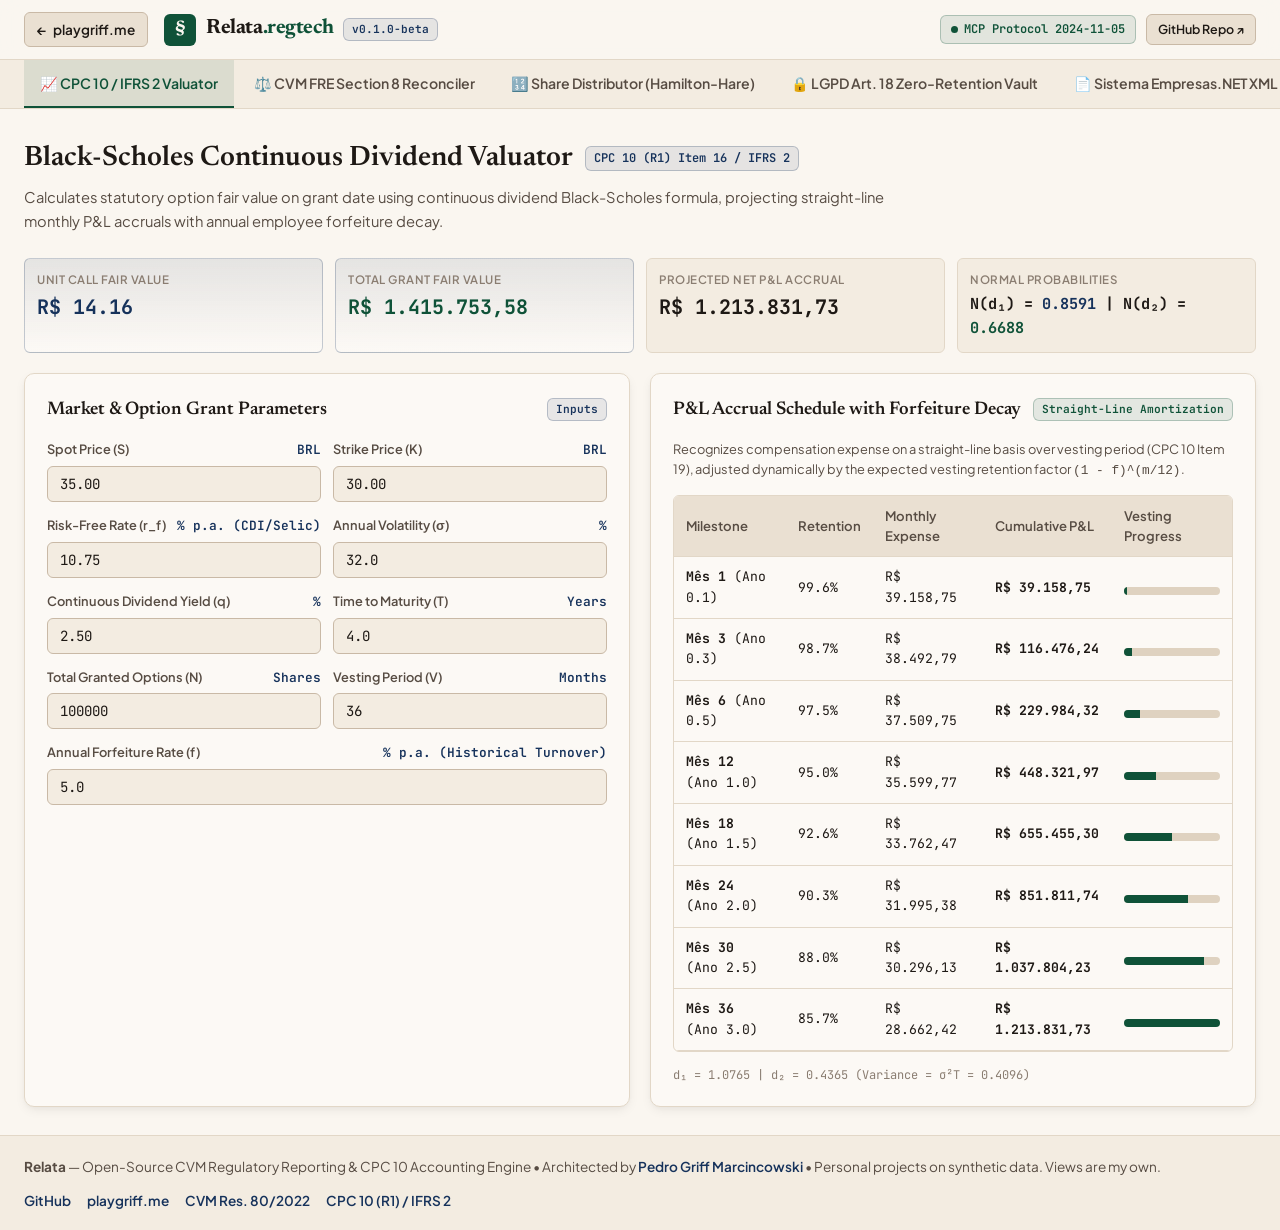
<file: relata/index.html>
<!DOCTYPE html>
<html lang="en">
<head>
  <meta charset="UTF-8">
  <meta name="viewport" content="width=device-width, initial-scale=1.0">
  <title>Relata — CVM Regulatory Reporting & CPC 10 Accounting Platform | playgriff.me</title>
  <meta name="description" content="Open-source deterministic regulatory compliance engine for CVM Resolution 80/2022 FRE Section 8, CPC 10 (R1) / IFRS 2 option pricing, and LGPD Article 18 zero-retention privacy boundary.">
  
  <!-- Open Graph -->
  <meta property="og:title" content="Relata — CVM Regulatory Reporting & CPC 10 Accounting Platform">
  <meta property="og:description" content="Deterministic statutory reconciler, Black-Scholes continuous dividend valuation, and Model Context Protocol (MCP) server for Brazilian capital markets.">
  <meta property="og:type" content="website">
  <meta property="og:image" content="https://www.playgriff.me/assets/og-card.png">

  <!-- Fonts -->
  <link rel="preconnect" href="https://fonts.googleapis.com">
  <link rel="preconnect" href="https://fonts.gstatic.com" crossorigin>
  <link href="https://fonts.googleapis.com/css2?family=JetBrains+Mono:wght@400;500;600;700&family=Newsreader:opsz,wght@6..72,500;6..72,600;6..72,700&family=Plus+Jakarta+Sans:wght@400;500;600;700&display=swap" rel="stylesheet">
  
  <link rel="stylesheet" href="style.css">
</head>
<body>

  <!-- Topbar -->
  <header class="topbar">
    <div class="topbar-container">
      <div class="topbar-left">
        <a href="../" class="back-btn" title="Return to playgriff.me master portal">
          <span>&larr;</span>
          <span>playgriff.me</span>
        </a>
        <div class="brand-box">
          <div class="brand-icon">§</div>
          <div class="brand-title">Relata<span>.regtech</span></div>
          <span class="version-pill">v0.1.0-beta</span>
        </div>
      </div>

      <div class="topbar-right">
        <div class="topbar-badge badge-mcp">
          <span class="badge-pulse"></span>
          <span>MCP Protocol 2024-11-05</span>
        </div>
        <a href="https://github.com/pedrogriff/relata" target="_blank" rel="noopener" class="btn btn-outline btn-sm">
          <span>GitHub Repo ↗</span>
        </a>
      </div>
    </div>
  </header>

  <!-- Navigation Tabs -->
  <nav class="tab-bar">
    <div class="tab-container">
      <button class="tab-btn active" data-tab="tab-cpc10">📈 CPC 10 / IFRS 2 Valuator</button>
      <button class="tab-btn" data-tab="tab-reconciler">⚖️ CVM FRE Section 8 Reconciler</button>
      <button class="tab-btn" data-tab="tab-distributor">🔢 Share Distributor (Hamilton-Hare)</button>
      <button class="tab-btn" data-tab="tab-lgpd">🔒 LGPD Art. 18 Zero-Retention Vault</button>
      <button class="tab-btn" data-tab="tab-xml">📄 Sistema Empresas.NET XML</button>
      <button class="tab-btn" data-tab="tab-mcp">🔌 Model Context Protocol (MCP)</button>
    </div>
  </nav>

  <!-- Main Content -->
  <main class="main-wrapper">

    <!-- ─── TAB 1: CPC 10 VALUATOR ────────────────────────────────────── -->
    <section class="tab-pane active" id="tab-cpc10">
      <div class="pane-header">
        <h1 class="pane-title">
          <span>Black-Scholes Continuous Dividend Valuator</span>
          <span class="version-pill" style="font-size:0.75rem;">CPC 10 (R1) Item 16 / IFRS 2</span>
        </h1>
        <p class="pane-desc">
          Calculates statutory option fair value on grant date using continuous dividend Black-Scholes formula, projecting straight-line monthly P&amp;L accruals with annual employee forfeiture decay.
        </p>
      </div>

      <!-- Telemetry Grid -->
      <div class="telemetry-grid">
        <div class="metric-pill highlight">
          <div class="metric-label">Unit Call Fair Value</div>
          <div class="metric-value cyan" id="cpc10-unit-fv">R$ 13.91</div>
        </div>
        <div class="metric-pill highlight">
          <div class="metric-label">Total Grant Fair Value</div>
          <div class="metric-value emerald" id="cpc10-total-fv">R$ 1.391.240,00</div>
        </div>
        <div class="metric-pill">
          <div class="metric-label">Projected Net P&amp;L Accrual</div>
          <div class="metric-value" id="cpc10-projected-pl">R$ 1.289.412,00</div>
        </div>
        <div class="metric-pill">
          <div class="metric-label">Normal Probabilities</div>
          <div class="metric-value" style="font-size:0.95rem;">
            N(d₁) = <span id="cpc10-nd1" style="color:var(--accent-cyan);">0.6842</span> | N(d₂) = <span id="cpc10-nd2" style="color:var(--accent-emerald);">0.5211</span>
          </div>
        </div>
      </div>

      <div class="grid-split">
        <!-- Input Form -->
        <div class="surface-card">
          <div class="card-title">
            <span>Market &amp; Option Grant Parameters</span>
            <span class="version-pill">Inputs</span>
          </div>

          <div class="input-row">
            <div class="form-group">
              <label class="form-label">
                <span>Spot Price (S)</span>
                <span class="badge-stat">BRL</span>
              </label>
              <input type="number" step="0.5" id="cpc-spot" class="input-box" value="35.00">
            </div>
            <div class="form-group">
              <label class="form-label">
                <span>Strike Price (K)</span>
                <span class="badge-stat">BRL</span>
              </label>
              <input type="number" step="0.5" id="cpc-strike" class="input-box" value="30.00">
            </div>
          </div>

          <div class="input-row">
            <div class="form-group">
              <label class="form-label">
                <span>Risk-Free Rate (r_f)</span>
                <span class="badge-stat">% p.a. (CDI/Selic)</span>
              </label>
              <input type="number" step="0.25" id="cpc-rf" class="input-box" value="10.75">
            </div>
            <div class="form-group">
              <label class="form-label">
                <span>Annual Volatility (σ)</span>
                <span class="badge-stat">%</span>
              </label>
              <input type="number" step="1.0" id="cpc-vol" class="input-box" value="32.0">
            </div>
          </div>

          <div class="input-row">
            <div class="form-group">
              <label class="form-label">
                <span>Continuous Dividend Yield (q)</span>
                <span class="badge-stat">%</span>
              </label>
              <input type="number" step="0.25" id="cpc-div" class="input-box" value="2.50">
            </div>
            <div class="form-group">
              <label class="form-label">
                <span>Time to Maturity (T)</span>
                <span class="badge-stat">Years</span>
              </label>
              <input type="number" step="0.5" id="cpc-mat" class="input-box" value="4.0">
            </div>
          </div>

          <div class="input-row">
            <div class="form-group">
              <label class="form-label">
                <span>Total Granted Options (N)</span>
                <span class="badge-stat">Shares</span>
              </label>
              <input type="number" step="10000" id="cpc-shares" class="input-box" value="100000">
            </div>
            <div class="form-group">
              <label class="form-label">
                <span>Vesting Period (V)</span>
                <span class="badge-stat">Months</span>
              </label>
              <input type="number" step="6" id="cpc-vesting" class="input-box" value="36">
            </div>
          </div>

          <div class="form-group">
            <label class="form-label">
              <span>Annual Forfeiture Rate (f)</span>
              <span class="badge-stat">% p.a. (Historical Turnover)</span>
            </label>
            <input type="number" step="0.5" id="cpc-forfeit" class="input-box" value="5.0">
          </div>
        </div>

        <!-- Accrual Schedule Table -->
        <div class="surface-card">
          <div class="card-title">
            <span>P&amp;L Accrual Schedule with Forfeiture Decay</span>
            <span class="version-pill" style="color:var(--jewel-emerald); background:var(--jewel-emerald-subtle); border-color:var(--jewel-emerald-border);">Straight-Line Amortization</span>
          </div>
          <p style="font-size:0.8rem; color:var(--text-secondary); margin-bottom:12px;">
            Recognizes compensation expense on a straight-line basis over vesting period (CPC 10 Item 19), adjusted dynamically by the expected vesting retention factor <code>(1 - f)^(m/12)</code>.
          </p>

          <div class="table-wrap">
            <table class="data-table">
              <thead>
                <tr>
                  <th>Milestone</th>
                  <th>Retention</th>
                  <th>Monthly Expense</th>
                  <th>Cumulative P&amp;L</th>
                  <th style="width:120px;">Vesting Progress</th>
                </tr>
              </thead>
              <tbody id="cpc10-accrual-tbody">
                <!-- Injected via JavaScript -->
              </tbody>
            </table>
          </div>
          <div style="margin-top:14px; font-family:var(--font-mono); font-size:0.75rem; color:var(--text-muted);">
            d₁ = <span id="cpc10-d1">1.0452</span> | d₂ = <span id="cpc10-d2">0.4052</span> (Variance = σ²T = 0.4096)
          </div>
        </div>
      </div>
    </section>

    <!-- ─── TAB 2: CVM FRE SECTION 8 RECONCILER ─────────────────────── -->
    <section class="tab-pane" id="tab-reconciler">
      <div class="pane-header">
        <h1 class="pane-title">
          <span>CVM FRE Section 8 Deterministic Reconciler</span>
          <span class="version-pill">Resolução CVM nº 80/2022</span>
        </h1>
        <p class="pane-desc">
          Enforces statutory integrity checks across Items 8.1–8.7. Verifies spread boundaries (Min &le; Avg &le; Max), member counts (Remunerated &le; Total), and exact cross-table arithmetic reconciliations.
        </p>
      </div>

      <!-- Audit Banner -->
      <div class="audit-banner valid" id="reconciler-banner">
        <div class="audit-banner-title">
          <span style="font-size:1.2rem;">✓</span>
          <span>STATUS: 100% AUDIT CONFORMANT (CVM Resolução 80/2022)</span>
        </div>
        <span class="version-pill" style="background:var(--jewel-emerald-subtle);color:var(--jewel-emerald);border:1px solid var(--jewel-emerald-border);">ZERO INVARIANT ERRORS</span>
      </div>

      <!-- Quick Action Buttons -->
      <div style="display:flex; gap:10px; margin-bottom:18px; flex-wrap:wrap;">
        <button type="button" class="btn btn-outline btn-sm" id="btn-sim-valid">✓ Reset to Valid Submission</button>
        <button type="button" class="btn btn-outline btn-sm" id="btn-sim-spread-err" style="border-color:var(--jewel-ruby-border); color:var(--jewel-ruby); background:var(--jewel-ruby-subtle);">⚠ Simulate Item 8.6 Min &gt; Max Violation</button>
        <button type="button" class="btn btn-outline btn-sm" id="btn-sim-members-err" style="border-color:var(--jewel-amber-border); color:var(--jewel-amber); background:var(--jewel-amber-subtle);">⚠ Simulate Remunerated &gt; Total Members</button>
      </div>

      <!-- Telemetry Grid -->
      <div class="telemetry-grid">
        <div class="metric-pill highlight">
          <div class="metric-label">Section 8 Grand Total</div>
          <div class="metric-value cyan" id="fre-grand-total">R$ 16.460.000,00</div>
        </div>
        <div class="metric-pill">
          <div class="metric-label">Conselho de Administração</div>
          <div class="metric-value" id="fre-board-total">R$ 1.610.000,00</div>
        </div>
        <div class="metric-pill">
          <div class="metric-label">Diretoria Estatutária</div>
          <div class="metric-value" id="fre-officers-total">R$ 14.400.000,00</div>
        </div>
        <div class="metric-pill success">
          <div class="metric-label">Invariants Passed</div>
          <div class="metric-value emerald" id="fre-invariants-checked">6 / 6</div>
        </div>
      </div>

      <div class="grid-split">
        <!-- Left: Form Inputs -->
        <div class="surface-card">
          <div class="card-title">
            <span>Statutory Organs Remuneration (Item 8.2 &amp; 8.6)</span>
            <span class="version-pill">Parameters</span>
          </div>

          <h4 style="font-size:0.85rem; color:var(--accent-cyan); margin-bottom:8px;">1. Diretoria Estatutária (Executive Officers)</h4>
          <div class="input-row">
            <div class="form-group">
              <label class="form-label">Total Members</label>
              <input type="number" id="fre-off-members" class="input-box" value="5">
            </div>
            <div class="form-group">
              <label class="form-label">Remunerated Members</label>
              <input type="number" id="fre-off-remun" class="input-box" value="5">
            </div>
          </div>

          <div class="input-row">
            <div class="form-group">
              <label class="form-label">Fixed Compensation (BRL)</label>
              <input type="number" step="100000" id="fre-off-fixed" class="input-box" value="4500000">
            </div>
            <div class="form-group">
              <label class="form-label">Variable Bonus (BRL)</label>
              <input type="number" step="100000" id="fre-off-bonus" class="input-box" value="3800000">
            </div>
          </div>

          <div class="form-group">
            <label class="form-label">Share-Based Payment (CPC 10) (BRL)</label>
            <input type="number" step="100000" id="fre-off-share" class="input-box" value="5200000">
          </div>

          <div class="input-row">
            <div class="form-group">
              <label class="form-label">Item 8.6 Min Individual (BRL)</label>
              <input type="number" step="50000" id="fre-off-min" class="input-box" value="1200000">
            </div>
            <div class="form-group">
              <label class="form-label">Item 8.6 Max Individual (BRL)</label>
              <input type="number" step="50000" id="fre-off-max" class="input-box" value="4500000">
            </div>
          </div>

          <div class="form-group">
            <label class="form-label">Item 8.6 Average Individual (BRL)</label>
            <input type="number" step="50000" id="fre-off-avg" class="input-box" value="2860000">
          </div>

          <hr style="border:none; border-top:1px solid var(--border-subtle); margin:18px 0;">

          <h4 style="font-size:0.85rem; color:var(--accent-purple); margin-bottom:8px;">2. Conselho de Administração (Board of Directors)</h4>
          <div class="input-row">
            <div class="form-group">
              <label class="form-label">Total Members</label>
              <input type="number" id="fre-board-members" class="input-box" value="7">
            </div>
            <div class="form-group">
              <label class="form-label">Remunerated Members</label>
              <input type="number" id="fre-board-remun" class="input-box" value="7">
            </div>
          </div>
          <div class="form-group">
            <label class="form-label">Fixed Retainer Total (BRL)</label>
            <input type="number" step="50000" id="fre-board-fixed" class="input-box" value="1610000">
          </div>
          <div class="input-row">
            <div class="form-group">
              <label class="form-label">Min Individual (BRL)</label>
              <input type="number" step="10000" id="fre-board-min" class="input-box" value="180000">
            </div>
            <div class="form-group">
              <label class="form-label">Max Individual (BRL)</label>
              <input type="number" step="10000" id="fre-board-max" class="input-box" value="350000">
            </div>
          </div>
          <div class="form-group">
            <label class="form-label">Average Individual (BRL)</label>
            <input type="number" step="10000" id="fre-board-avg" class="input-box" value="230000">
          </div>
        </div>

        <!-- Right: Audit Findings & Telemetry -->
        <div class="surface-card">
          <div class="card-title">
            <span>Statutory Audit Engine Findings</span>
            <span class="version-pill">Telemetry</span>
          </div>

          <p style="font-size:0.85rem; color:var(--text-secondary); margin-bottom:14px;">
            The audit engine verifies formal proofs and invariant rules matching CVM validator algorithms:
          </p>

          <ul id="reconciler-findings-list" style="list-style:none; display:flex; flex-direction:column; gap:10px; font-size:0.85rem;">
            <!-- Injected via JavaScript -->
          </ul>

          <hr style="border:none; border-top:1px solid var(--border-subtle); margin:18px 0;">

          <h4 style="font-size:0.85rem; color:var(--text-primary); margin-bottom:8px;">Statutory Verification Rules Enforced:</h4>
          <ol style="font-size:0.8rem; color:var(--text-secondary); line-height:1.6; padding-left:18px;">
            <li><code>0 &le; RemuneratedMembers &le; TotalMembers</code> (Item 8.2)</li>
            <li><code>Min &le; Average &le; Max</code> for each statutory body (Item 8.6)</li>
            <li><code>Sum(Fixed + Variable + Shares + PostEmployment) &equiv; TotalOrgan</code></li>
            <li><code>Sum(Board + Officers + FiscalCouncil) &equiv; GrandTotal</code> (Item 8.2)</li>
            <li><code>Zero Remunerated &rArr; Min = Max = Avg = R$ 0.00</code></li>
            <li><code>CPC 10 (R1) Section 8.4 Stock Option Fair Value Accounting</code></li>
          </ol>
        </div>
      </div>
    </section>

    <!-- ─── TAB 3: SHARE DISTRIBUTOR ─────────────────────────────────── -->
    <section class="tab-pane" id="tab-distributor">
      <div class="pane-header">
        <h1 class="pane-title">
          <span>Largest Remainder Method Share Distributor</span>
          <span class="version-pill">Hamilton-Hare Algorithm</span>
        </h1>
        <p class="pane-desc">
          Splits shares into whole units that add up exactly to the total (<code>&Sigma; s_i &equiv; S</code>), with no rounding drift. Leftover shares go to the largest fractional remainders.
        </p>
      </div>

      <!-- Telemetry Grid -->
      <div class="telemetry-grid">
        <div class="metric-pill highlight">
          <div class="metric-label">Total Share Pool (S)</div>
          <div class="metric-value cyan" id="dist-total-pool">1,000,000</div>
        </div>
        <div class="metric-pill success">
          <div class="metric-label">Allocated via Hamilton-Hare</div>
          <div class="metric-value emerald" id="dist-allocated">1,000,000</div>
        </div>
        <div class="metric-pill">
          <div class="metric-label">Hamilton-Hare Net Drift</div>
          <div class="metric-value" id="dist-drift" style="color:var(--jewel-emerald);">0 shares</div>
        </div>
        <div class="metric-pill danger">
          <div class="metric-label">Naive Rounding Drift</div>
          <div class="metric-value rose" id="dist-naive-drift">+2 shares (Dilution Risk!)</div>
        </div>
      </div>

      <div class="surface-card">
        <div class="card-title">
          <span>Grant Pool Allocation Breakdown</span>
          <div style="display:flex; align-items:center; gap:8px;">
            <label style="font-size:0.8rem; color:var(--text-secondary);">Pool Size:</label>
            <input type="number" id="dist-pool-input" class="input-box" style="width:140px;" value="1000000">
          </div>
        </div>

        <div class="table-wrap">
          <table class="data-table">
            <thead>
              <tr>
                <th>Beneficiary / Role</th>
                <th>Target Quota %</th>
                <th>Exact Quota (Float)</th>
                <th>Fractional Remainder</th>
                <th>Naive Math.round()</th>
                <th>Relata Hamilton-Hare (Exact)</th>
              </tr>
            </thead>
            <tbody id="share-dist-tbody">
              <!-- Injected via JavaScript -->
            </tbody>
          </table>
        </div>
      </div>
    </section>

    <!-- ─── TAB 4: LGPD ZERO-RETENTION VAULT ──────────────────────────── -->
    <section class="tab-pane" id="tab-lgpd">
      <div class="pane-header">
        <h1 class="pane-title">
          <span>LGPD Article 18 Zero-Retention Privacy Gateway</span>
          <span class="version-pill">Lei nº 13.709/2018</span>
        </h1>
        <p class="pane-desc">
          Bi-directional HMAC-SHA256 surrogate tokenization. Intercepts raw Brazilian corporate minutes (*Atas de AGO/AGE/RCA*), stripping sensitive personal data (CPF, salaries) before model ingestion, with instant cryptographic shredding.
        </p>
      </div>

      <!-- Telemetry Grid -->
      <div class="telemetry-grid">
        <div class="metric-pill highlight">
          <div class="metric-label">SPII Leakage to LLM</div>
          <div class="metric-value emerald" id="vault-spii-leak">0 bytes (LGPD Art. 18)</div>
        </div>
        <div class="metric-pill">
          <div class="metric-label">CPFs Tokenized</div>
          <div class="metric-value cyan" id="vault-cpfs-masked">2</div>
        </div>
        <div class="metric-pill success">
          <div class="metric-label">Vault Perimeter Status</div>
          <div class="metric-value emerald" id="vault-status">TOKENIZED</div>
        </div>
      </div>

      <div class="grid-split">
        <!-- Input Textarea -->
        <div class="surface-card">
          <div class="card-title">
            <span>Raw Corporate Meeting Minutes (*Ata de Reunião*)</span>
            <button type="button" class="btn btn-primary btn-sm" id="btn-run-vault">Tokenize SPII ⚡</button>
          </div>
          <p style="font-size:0.8rem; color:var(--text-secondary); margin-bottom:10px;">
            Contains raw statutory executive CPFs and confidential board deliberations:
          </p>
          <textarea id="raw-minutes-input" class="input-box" style="height:260px;">Aos 15 dias do mês de março de 2025, reuniu-se o Conselho de Administração da Companhia Aberta Brasileira de Tecnologia S.A. (CNPJ 12.345.678/0001-90, Código CVM 02489-0).

O Presidente deu início aos trabalhos e colocou em votação o Plano de Opção de Compra de Ações (Stock Options 2025). Foi aprovada a outorga de 500.000 opções de compra de ações ordinárias ao Diretor Presidente Pedro Marcincowski (CPF 123.456.789-00) e 250.000 opções à Diretora Financeira Maria Silva (CPF 987.654.321-11).

O preço de exercício fixado foi de R$ 30,00 por ação, com carência de 36 meses e prazo máximo de exercício de 5 anos, em estrita conformidade com o CPC 10 (R1).</textarea>
        </div>

        <!-- Sanitized Textarea -->
        <div class="surface-card">
          <div class="card-title">
            <span>Sanitized Payload Ingested by LLM Boundary</span>
            <div style="display:flex; gap:6px;">
              <button type="button" class="btn btn-outline btn-sm" id="btn-shred-vault" style="color:var(--jewel-ruby); border-color:var(--jewel-ruby-border); background:var(--jewel-ruby-subtle);">Shred Key 🗑️</button>
              <button type="button" class="btn btn-outline btn-sm" id="btn-reset-vault">Reset ↺</button>
            </div>
          </div>
          <p style="font-size:0.8rem; color:var(--text-secondary); margin-bottom:10px;">
            Raw CPFs are replaced with surrogate HMAC tokens. Real identity never leaves your perimeter:
          </p>
          <textarea id="sanitized-minutes-output" class="input-box" style="height:260px; color:var(--jewel-emerald);" readonly></textarea>
        </div>
      </div>
    </section>

    <!-- ─── TAB 5: SISTEMA EMPRESAS.NET XML ──────────────────────────── -->
    <section class="tab-pane" id="tab-xml">
      <div class="pane-header">
        <h1 class="pane-title">
          <span>XML Export in CVM Sistema Empresas.NET Format</span>
          <span class="version-pill">Schema CVM 2025</span>
        </h1>
        <p class="pane-desc">
          Generates compliant XML filings formatted specifically for ingestion by the Brazilian Securities and Exchange Commission (*Comissão de Valores Mobiliários*) electronic submission portal.
        </p>
      </div>

      <div class="surface-card">
        <div class="card-title">
          <span>Formulário de Referência — Seção 8 XML Document</span>
          <div style="display:flex; gap:8px;">
            <button type="button" class="btn btn-outline btn-sm" id="btn-copy-xml">📋 Copy XML</button>
            <button type="button" class="btn btn-emerald btn-sm" id="btn-download-xml">⬇ Download .XML</button>
          </div>
        </div>

        <pre class="code-block" id="xml-preview-block">
          <!-- Injected via JavaScript -->
        </pre>
      </div>
    </section>

    <!-- ─── TAB 6: MODEL CONTEXT PROTOCOL (MCP) ──────────────────────── -->
    <section class="tab-pane" id="tab-mcp">
      <div class="pane-header">
        <h1 class="pane-title">
          <span>Model Context Protocol (MCP) Simulator</span>
          <span class="version-pill">JSON-RPC 2.0 stdio</span>
        </h1>
        <p class="pane-desc">
          Test Relata's MCP compliance tools interactively as if invoked by Claude Desktop or Cursor over standardized JSON-RPC 2.0 stdio pipes.
        </p>
      </div>

      <!-- Telemetry Grid -->
      <div class="telemetry-grid">
        <div class="metric-pill highlight">
          <div class="metric-label">Simulated Roundtrip Latency</div>
          <div class="metric-value cyan" id="mcp-latency-metric">0.12 ms</div>
        </div>
        <div class="metric-pill">
          <div class="metric-label">MCP Protocol Version</div>
          <div class="metric-value" style="font-size:1rem;">2024-11-05</div>
        </div>
        <div class="metric-pill success">
          <div class="metric-label">JSON-RPC Compliance</div>
          <div class="metric-value emerald">100% SPEC COMPLIANT</div>
        </div>
      </div>

      <div class="grid-split">
        <!-- Request Builder -->
        <div class="surface-card">
          <div class="card-title">
            <span>MCP Tool Call Request (Client &rarr; Server)</span>
            <button type="button" class="btn btn-primary btn-sm" id="btn-exec-mcp">Execute Tool ⚡</button>
          </div>

          <div class="form-group">
            <label class="form-label">Select Registered MCP Tool</label>
            <select id="mcp-tool-select" class="input-box" style="cursor:pointer;">
              <option value="relata_calculate_cpc10_fair_value">relata_calculate_cpc10_fair_value</option>
              <option value="relata_distribute_shares">relata_distribute_shares</option>
              <option value="relata_reconcile_fre_section_8">relata_reconcile_fre_section_8</option>
              <option value="relata_calculate_dilution_and_intrinsic_value">relata_calculate_dilution_and_intrinsic_value</option>
              <option value="relata_reconcile_ledger_trial_balance">relata_reconcile_ledger_trial_balance</option>
              <option value="relata_audit_option_balances_item_8_5">relata_audit_option_balances_item_8_5</option>
            </select>
          </div>

          <div style="font-size:0.8rem; color:var(--text-secondary); margin-bottom:10px;" id="mcp-tool-desc">
            Calculate Black-Scholes call option fair value under CPC 10 Item 16 / IFRS 2.
          </div>

          <div class="form-group">
            <label class="form-label">Input Parameters (JSON)</label>
            <textarea id="mcp-req-payload" class="input-box" style="height:180px;"></textarea>
          </div>
        </div>

        <!-- Response Window -->
        <div class="surface-card">
          <div class="card-title">
            <span>JSON-RPC 2.0 Response (Server &rarr; Client)</span>
            <span class="version-pill" style="color:var(--jewel-emerald); background:var(--jewel-emerald-subtle); border-color:var(--jewel-emerald-border);">200 OK</span>
          </div>

          <pre class="code-block" id="mcp-res-payload" style="height:280px;">
{
  "jsonrpc": "2.0",
  "id": 1,
  "result": {
    "protocolVersion": "2024-11-05",
    "status": "ready"
  }
}
          </pre>
        </div>
      </div>
    </section>

  </main>

  <!-- Footer -->
  <footer class="app-footer">
    <div class="footer-container">
      <div>
        <strong>Relata</strong> — Open-Source CVM Regulatory Reporting &amp; CPC 10 Accounting Engine &bull; Architected by <a href="https://www.linkedin.com/in/pedrogriff/" target="_blank" rel="noopener" style="color:var(--jewel-sapphire); font-weight:600; text-decoration:none;">Pedro Griff Marcincowski</a> &bull; Personal projects on synthetic data. Views are my own.
      </div>
      <div class="footer-links">
        <a href="https://github.com/pedrogriff/relata" target="_blank" rel="noopener">GitHub</a>
        <a href="https://www.playgriff.me/" target="_blank" rel="noopener">playgriff.me</a>
        <a href="https://www.cvm.gov.br/" target="_blank" rel="noopener">CVM Res. 80/2022</a>
        <a href="http://www.cpc.org.br/" target="_blank" rel="noopener">CPC 10 (R1) / IFRS 2</a>
      </div>
    </div>
  </footer>

  <script src="app.js"></script>
</body>
</html>
</file>
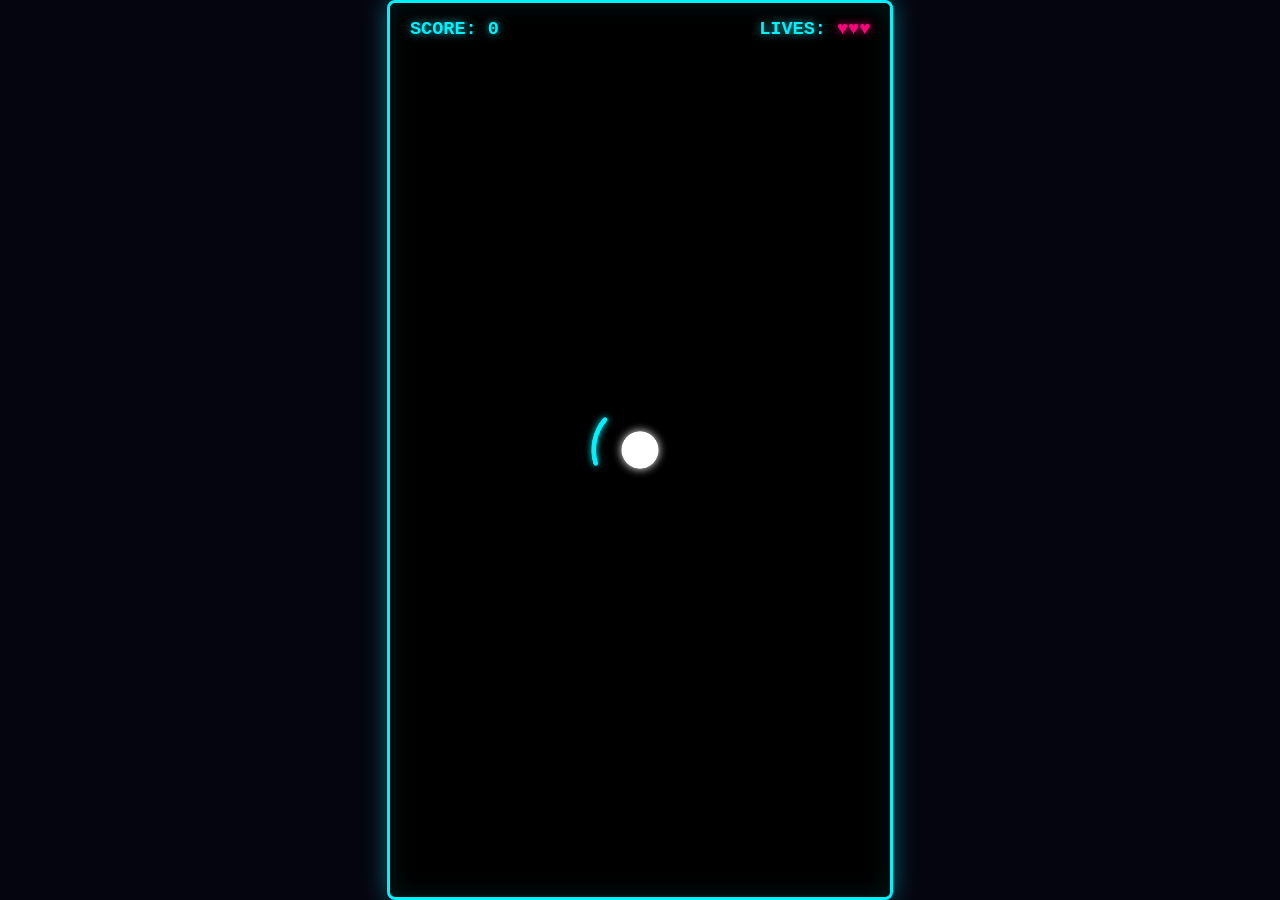
<file: games/aegis_core/index.html>
<!DOCTYPE html>
<html lang="en">
<head>
  <meta charset="UTF-8">
  <meta name="viewport" content="width=device-width, initial-scale=1.0, maximum-scale=1.0, user-scalable=no, viewport-fit=cover">
  <title>Aegis Core</title>
  <link rel="stylesheet" href="style.css">
  <script src="game.js" defer></script>
</head>
<body>
  <div id="game-container">
    <!-- HUD Overlay -->
    <div id="hud-overlay">
      <div>SCORE: <span id="score">0</span></div>
      <div>LIVES: <span id="lives">♥♥♥</span></div>
    </div>

    <!-- Game Canvas -->
    <canvas id="game-canvas" width="1080" height="1920"></canvas>

    <!-- Game Over Overlay -->
    <div id="game-over-overlay" class="hidden">
      <h1>GAME OVER</h1>
      <p>FINAL SCORE: <span id="final-score">0</span></p>
      <p>HIGH SCORE: <span id="high-score">0</span></p>
      <button id="restart-button">RESTART</button>
    </div>
  </div>
</body>
</html>
</file>
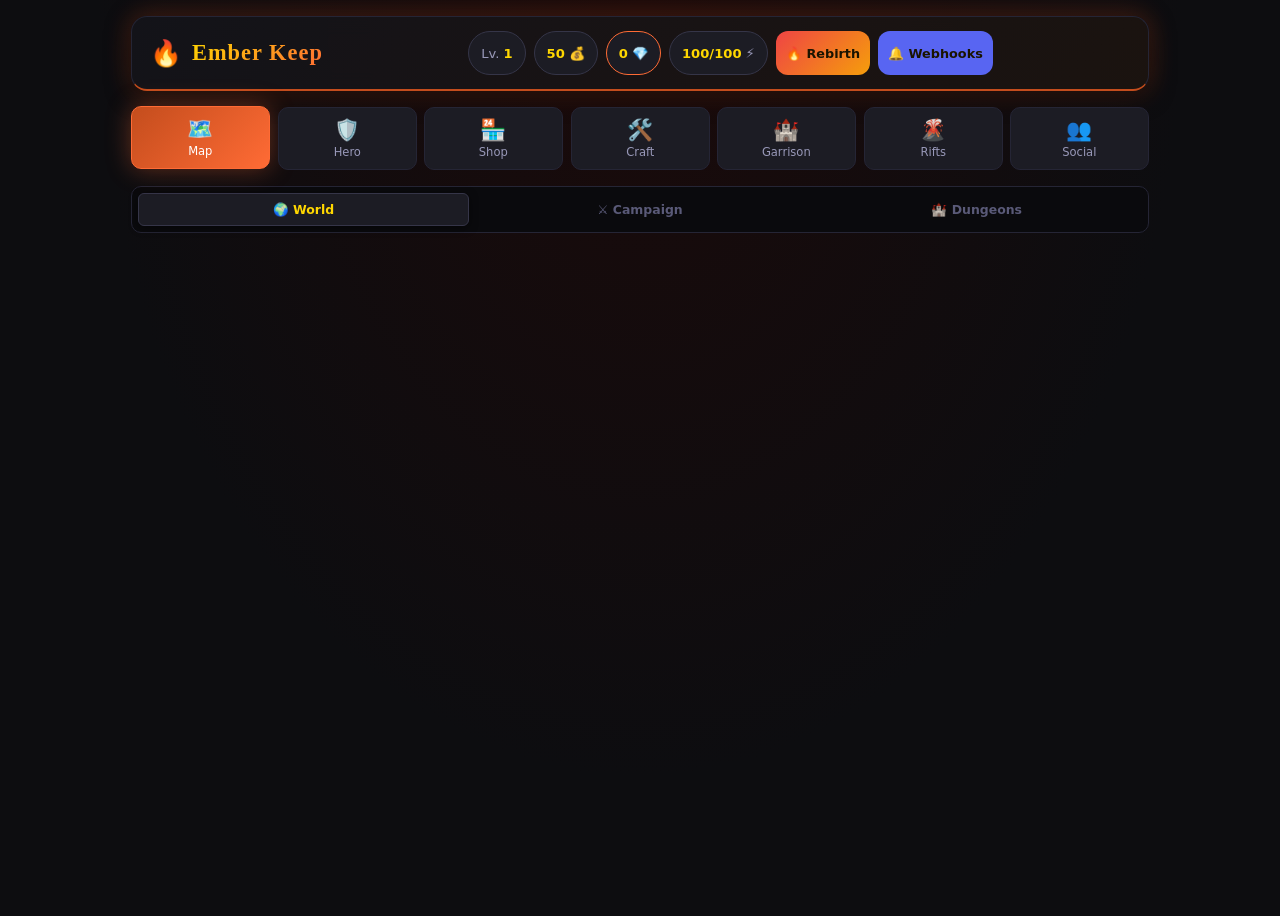
<file: games/ember-keep/index.html>
<!DOCTYPE html>
<html lang="en">
<head>
  <meta charset="UTF-8">
  <base href="/games/ember-keep/">
  <meta name="viewport" content="width=device-width, initial-scale=1.0, maximum-scale=1.0, user-scalable=no">
  <title>Ember Keep — Forge Your Legend</title>
  <meta name="description" content="Ember Keep is a dark fantasy RPG. Battle through 30 levels, master powerful skills, forge legendary equipment, and rise to become the champion of the realm.">
  <link rel="icon" href="data:image/svg+xml,<svg xmlns=%22http://www.w3.org/2000/svg%22 viewBox=%220 0 100 100%22><text y=%22.9em%22 font-size=%2290%22>🔥</text></svg>">
  <link rel="shortcut icon" href="data:image/svg+xml,<svg xmlns=%22http://www.w3.org/2000/svg%22 viewBox=%220 0 100 100%22><text y=%22.9em%22 font-size=%2290%22>🔥</text></svg>">
  <meta name="theme-color" content="#0d0d0f">
  <meta name="apple-mobile-web-app-capable" content="yes">
  <meta name="apple-mobile-web-app-status-bar-style" content="black-translucent">

  <!-- Supabase Configuration (client-safe anon key - externalized from JS source) -->
  <meta name="supabase-url" content="https://ixlfhisrxmsmkwciynys.supabase.co">
  <meta name="supabase-anon-key" content="eyJhbGciOiJIUzI1NiIsInR5cCI6IkpXVCJ9.eyJpc3MiOiJzdXBhYmFzZSIsInJlZiI6Iml4bGZoaXNyeG1zbWt3Y2l5bnlzIiwicm9sZSI6ImFub24iLCJpYXQiOjE3ODQ2NjM1OTQsImV4cCI6MjEwMDIzOTU5NH0.MRTrcX--xxdSeud2eG4i2x4r-c9LCkPWLfrnPcHXbr8">

  <!-- Security Headers -->
  <meta http-equiv="Content-Security-Policy" content="default-src 'self'; script-src 'self' 'unsafe-inline' https://esm.sh https://*.esm.sh https://cdn.jsdelivr.net https://static.cloudflareinsights.com; style-src 'self' 'unsafe-inline' https://fonts.googleapis.com; font-src https://fonts.gstatic.com; connect-src 'self' https://esm.sh https://*.esm.sh https://cdn.jsdelivr.net https://*.supabase.co wss://*.supabase.co https://discord.com https://discordapp.com https://cloudflareinsights.com https://static.cloudflareinsights.com; img-src 'self' data: https://raw.githubusercontent.com;">
  <meta http-equiv="X-Content-Type-Options" content="nosniff">
  <meta name="referrer" content="strict-origin-when-cross-origin">

  <meta property="og:title" content="Ember Keep — Forge Your Legend">
  <meta property="og:description" content="Battle through 30 levels, master powerful skills, and forge legendary equipment.">
  <meta property="og:type" content="website">
  <link rel="preconnect" href="https://fonts.googleapis.com">
  <link rel="preconnect" href="https://fonts.gstatic.com" crossorigin>
  <link href="https://fonts.googleapis.com/css2?family=Cinzel:wght@400;600;700;900&family=Inter:wght@300;400;500;600;700&display=swap" rel="stylesheet">
  <link rel="stylesheet" href="style.css">
</head>
<body>

  <!-- =============================================
       CLASS SELECTION MODAL
       ============================================= -->
  <div id="class-selection-modal" class="modal" role="dialog" aria-modal="true" aria-labelledby="class-select-title">
    <div class="modal-content class-selection-content">
      <div class="class-modal-header">
        <div class="ember-logo-mark">🔥</div>
        <h1 id="class-select-title" class="ember-title">EMBER KEEP</h1>
        <p class="ember-subtitle">Forge Your Legend</p>
      </div>
      <div class="modal-body">
        <div class="name-input-row">
          <label for="hero-name-input" class="name-label">Your Hero's Name</label>
          <input type="text" id="hero-name-input" placeholder="Enter a name..." maxlength="20" autocomplete="off" spellcheck="false">
        </div>
        <p class="class-choose-label">Choose Your Class</p>
        <div class="class-options" id="class-options-container">

          <div class="class-card" data-class="Warrior" id="class-card-warrior">
            <div class="class-icon">🛡️</div>
            <h3>Warrior</h3>
            <p class="class-desc">Unyielding melee combatant. High HP &amp; Defense.</p>
            <ul class="class-stats-preview">
              <li>❤️ HP: 120</li>
              <li>⚔️ Power: 10</li>
              <li>🛡️ Defense: 8</li>
              <li>🔮 Mana: 50</li>
            </ul>
            <div class="class-skill-preview">Shield Wall · Battle Cry · Whirlwind</div>
            <button class="btn-action select-class-btn" data-class="Warrior" id="select-warrior-btn">Select Warrior</button>
          </div>

          <div class="class-card" data-class="Ranger" id="class-card-ranger">
            <div class="class-icon">🏹</div>
            <h3>Ranger</h3>
            <p class="class-desc">Precision hunter. High critical &amp; evasion rate.</p>
            <ul class="class-stats-preview">
              <li>❤️ HP: 100</li>
              <li>⚔️ Power: 12</li>
              <li>🛡️ Defense: 5</li>
              <li>🔮 Mana: 60</li>
            </ul>
            <div class="class-skill-preview">Poison Arrow · Eagle Eye · Rain of Arrows</div>
            <button class="btn-action select-class-btn" data-class="Ranger" id="select-ranger-btn">Select Ranger</button>
          </div>

          <div class="class-card" data-class="Mage" id="class-card-mage">
            <div class="class-icon">🔮</div>
            <h3>Mage</h3>
            <p class="class-desc">Arcane glass cannon. Devastating burst spellcaster.</p>
            <ul class="class-stats-preview">
              <li>❤️ HP: 80</li>
              <li>⚔️ Power: 15</li>
              <li>🛡️ Defense: 3</li>
              <li>🔮 Mana: 100</li>
            </ul>
            <div class="class-skill-preview">Frost Nova · Arcane Surge · Mana Shield</div>
            <button class="btn-action select-class-btn" data-class="Mage" id="select-mage-btn">Select Mage</button>
          </div>

          <div class="class-card class-card--paladin" data-class="Paladin" id="class-card-paladin">
            <div class="class-icon">⚜️</div>
            <h3>Paladin</h3>
            <p class="class-desc">Holy warrior. Self-healer with divine power and protection.</p>
            <ul class="class-stats-preview">
              <li>❤️ HP: 140</li>
              <li>⚔️ Power: 8</li>
              <li>🛡️ Defense: 10</li>
              <li>🔮 Mana: 70</li>
            </ul>
            <div class="class-skill-preview">Holy Light · Divine Shield · Consecration</div>
            <button class="btn-action select-class-btn" data-class="Paladin" id="select-paladin-btn">Select Paladin</button>
          </div>

        </div>
      </div>
    </div>
  </div>

  <!-- =============================================
       SKILL POINT ALLOCATION MODAL
       ============================================= -->
  <div id="skill-point-modal" class="modal" role="dialog" aria-modal="true" aria-labelledby="sp-modal-title">
    <div class="modal-content sp-modal-content">
      <div class="modal-header">
        <h2 id="sp-modal-title">⭐ Allocate Skill Points</h2>
      </div>
      <div class="modal-body">
        <p class="sp-subtitle">Distribute <strong id="sp-available">3</strong> skill point(s) to strengthen your hero.</p>
        <div class="sp-options" id="sp-options">
          <!-- Rendered by JS -->
        </div>
      </div>
      <div class="modal-footer">
        <button id="confirm-sp-btn" class="btn-action" disabled>Confirm Allocation</button>
        <button id="cancel-sp-btn" class="btn-secondary">Save for Later</button>
      </div>
    </div>
  </div>

  <!-- =============================================
       QUICK BUY MISSING MATERIALS MODAL
       ============================================= -->
  <div id="quick-buy-modal" class="modal" role="dialog" aria-modal="true" aria-labelledby="qb-modal-title">
    <div class="modal-content" style="max-width: 480px;">
      <div class="modal-header">
        <h2 id="qb-modal-title">🛒 Quick Buy Missing Materials</h2>
        <button class="close-modal-btn" id="cancel-qb-x-btn" aria-label="Close">×</button>
      </div>
      <div class="modal-body" style="padding: 16px;">
        <p id="qb-action-desc" style="font-size: 0.9rem; color: var(--text-muted); margin-bottom: 12px;">
          You need additional materials to complete this action.
        </p>
        <div id="qb-items-list" style="display: flex; flex-direction: column; gap: 8px; margin-bottom: 16px;">
          <!-- Itemized list rendered dynamically -->
        </div>
        <div id="qb-summary-box" style="background: rgba(0,0,0,0.4); border: 1px solid var(--border); border-radius: var(--r-sm); padding: 12px; font-size: 0.88rem;">
          <div style="display: flex; justify-content: space-between; margin-bottom: 6px;">
            <span>Materials Cost:</span>
            <strong id="qb-mats-cost">0g</strong>
          </div>
          <div id="qb-fee-row" style="display: flex; justify-content: space-between; margin-bottom: 6px;">
            <span id="qb-fee-label">Upgrade Fee:</span>
            <strong id="qb-fee-cost">0g</strong>
          </div>
          <hr style="border: 0; border-top: 1px solid var(--border); margin: 8px 0;" />
          <div style="display: flex; justify-content: space-between; font-size: 1rem; color: var(--gold);">
            <span>Total Gold Required:</span>
            <strong id="qb-total-cost">0g</strong>
          </div>
          <div style="display: flex; justify-content: space-between; margin-top: 6px; font-size: 0.85rem; color: var(--text-muted);">
            <span>Current Gold:</span>
            <span id="qb-current-gold">0g</span>
          </div>
          <div style="display: flex; justify-content: space-between; margin-top: 4px; font-size: 0.85rem; color: #10b981;">
            <span>Gold Remaining After Purchase:</span>
            <strong id="qb-remaining-gold">0g</strong>
          </div>
        </div>
      </div>
      <div class="modal-footer" style="padding: 12px 16px;">
        <button id="confirm-qb-btn" class="btn-action" style="flex: 1;">Buy & Proceed</button>
        <button id="cancel-qb-btn" class="btn-secondary">Cancel</button>
      </div>
    </div>
  </div>

  <!-- =============================================
       SETTINGS MODAL
       ============================================= -->
  <div id="settings-modal" class="modal" role="dialog" aria-modal="true" aria-labelledby="settings-title">
    <div class="modal-content settings-content">
      <div class="modal-header">
        <h2 id="settings-title">⚙️ Settings</h2>
        <button class="close-modal-btn" id="close-settings-btn" aria-label="Close settings">×</button>
      </div>
      <div class="modal-body">
        <div class="settings-row">
          <span class="settings-label">🔊 Sound Effects</span>
          <label class="toggle-switch">
            <input type="checkbox" id="sound-toggle" checked>
            <span class="toggle-slider"></span>
          </label>
        </div>
        <div class="settings-row">
          <span class="settings-label">⚡ Auto-Equip Better Loot</span>
          <label class="toggle-switch">
            <input type="checkbox" id="auto-equip-toggle">
            <span class="toggle-slider"></span>
          </label>
        </div>
        <div class="settings-divider"></div>
        <div class="settings-danger-zone">
          <p class="settings-warning">⚠️ These actions cannot be undone.</p>
          <button id="new-char-btn" class="btn-new-char">🧙 New Character</button>
          <button id="reset-game-btn" class="btn-danger">🗑️ Reset All Progress</button>
        </div>
      </div>
      <div class="modal-footer">
        <button id="close-settings-footer-btn" class="btn-secondary">Close</button>
      </div>
    </div>
  </div>

  <!-- =============================================
       MAIN APP CONTAINER
       ============================================= -->
  <div id="app-container">

    <!-- Header -->
    <header id="main-header">
      <div class="header-brand">
        <span class="brand-fire">🔥</span>
        <h1 class="brand-name">Ember Keep</h1>
      </div>
      <div class="quick-stats" id="quick-stats">
        <span class="stat-pill" id="pill-level">Lv.<strong id="header-level">1</strong></span>
        <span class="stat-pill" id="pill-gold"><strong id="header-gold">50</strong>💰</span>
        <span class="stat-pill" id="pill-gems" style="cursor:pointer; border-color:var(--ember);" onclick="document.getElementById('premium-store-modal').classList.add('active'); renderPremiumStore('pass');" title="Ember Store"><strong id="header-gems">0</strong>💎</span>
        <span class="stat-pill" id="pill-stamina"><strong id="header-stamina">100/100</strong>⚡</span>
        <button id="btn-open-rebirth" class="btn-action" style="background:linear-gradient(135deg, #ef4444, #f59e0b); border:none; padding:4px 10px; font-size:0.8rem; border-radius:12px; font-weight:bold; cursor:pointer;" onclick="if(window.renderRebirthModal) window.renderRebirthModal()" title="Ember Rebirth (Prestige)">🔥 Rebirth</button>
        <button id="btn-open-webhooks" class="btn-action" style="background:#5865f2; border:none; padding:4px 10px; font-size:0.8rem; border-radius:12px; font-weight:bold; cursor:pointer;" onclick="if(window.renderWebhookSettingsModal) window.renderWebhookSettingsModal()" title="Discord Webhook Settings">🔔 Webhooks</button>
        <div id="difficulty-selector-container" style="display:inline-block;"></div>
      </div>
    </header>

    <!-- Multi-Character Command Center Dashboard -->
    <div id="command-center-dashboard"></div>

    <!-- Tab Navigation -->
    <nav class="tab-navigation" role="tablist" aria-label="Main navigation">
      <button class="tab-btn active" data-tab="map-tab" id="tab-map" role="tab" aria-selected="true" aria-controls="map-tab">
        <span class="tab-icon">🗺️</span>
        <span class="tab-label">Map</span>
      </button>
      <button class="tab-btn" data-tab="character-tab" id="tab-char" role="tab" aria-selected="false" aria-controls="character-tab">
        <span class="tab-icon">🛡️</span>
        <span class="tab-label">Hero</span>
      </button>
      <button class="tab-btn" data-tab="shop-tab" id="tab-shop" role="tab" aria-selected="false" aria-controls="shop-tab">
        <span class="tab-icon">🏪</span>
        <span class="tab-label">Shop</span>
      </button>
      <button class="tab-btn" data-tab="forge-tab" id="tab-forge" role="tab" aria-selected="false" aria-controls="forge-tab">
        <span class="tab-icon">🛠️</span>
        <span class="tab-label">Craft</span>
      </button>
      <button class="tab-btn" data-tab="garrison-tab" id="tab-garrison" role="tab" aria-selected="false" aria-controls="garrison-tab">
        <span class="tab-icon">🏰</span>
        <span class="tab-label">Garrison</span>
      </button>
      <button class="tab-btn" data-tab="world-tab" id="tab-world" role="tab" aria-selected="false" aria-controls="world-tab">
        <span class="tab-icon">🌋</span>
        <span class="tab-label">Rifts</span>
      </button>
      <button class="tab-btn" data-tab="social-tab" id="tab-social" role="tab" aria-selected="false" aria-controls="social-tab">
        <span class="tab-icon">👥</span>
        <span class="tab-label">Social</span>
      </button>
    </nav>

    <!-- Main Content -->
    <main id="main-content">

      <!-- ======= MAP TAB ======= -->
      <section id="map-tab" class="tab-content active" role="tabpanel" aria-labelledby="tab-map">
        <div class="map-view-switcher">
          <button class="map-view-btn active" id="btn-world-map">🌍 World</button>
          <button class="map-view-btn" id="btn-campaign-map">⚔️ Campaign</button>
          <button class="map-view-btn" id="btn-dungeon-map">🏰 Dungeons</button>
        </div>

        <div class="map-container map-view active" id="world-map-view">
          <div class="world-map-grid" id="world-map-grid">
            <!-- Rendered: cards for each region -->
          </div>
        </div>

        <div class="map-container map-view" id="campaign-map-view" style="display:none;">
          <div id="map-wrapper">
            <!-- Acts, level nodes, and side zones rendered dynamically by game.js -->
          </div>
        </div>

        <div class="map-container map-view" id="dungeon-map-view" style="display:none;">
          <div class="dungeon-selector-wrapper" id="dungeon-selector-wrapper">
            <!-- Rendered dynamically by JS -->
          </div>
        </div>
      </section>

      <!-- ======= GARRISON TAB ======= -->
      <section id="garrison-tab" class="tab-content" role="tabpanel" aria-labelledby="tab-garrison">
        <div id="garrison-tab-container"></div>
      </section>

      <!-- ======= WORLD RIFTS & BOUNTIES TAB ======= -->
      <section id="world-tab" class="tab-content" role="tabpanel" aria-labelledby="tab-world">
        <div id="world-rift-container"></div>
        <div id="seasonal-portal-container"></div>
      </section>

      <!-- ======= HERO / CHARACTER TAB ======= -->
      <section id="character-tab" class="tab-content" role="tabpanel" aria-labelledby="tab-char">
        <div class="character-layout-grid" style="display:flex; flex-direction:column; gap:16px;">

          <!-- TOP ROW: Hero Profile (Left) & Equipped Gear Paperdoll (Right) -->
          <div class="hero-top-row" style="display:grid; grid-template-columns: 1fr 1fr; gap:16px; align-items:start;">
            
            <!-- Hero Profile Panel -->
            <div class="panel character-panel" style="margin-bottom:0;">
              <h3 class="panel-title">⚔️ Hero Profile</h3>
              <div class="player-avatar" id="char-avatar-container">🧙‍♂️</div>
              <div class="char-identity">
                <p class="char-name-display" id="char-name">Hero</p>
                <p class="char-class-display" id="char-class-display">— Select a Class —</p>
              </div>

              <div class="stat-group">
                <div class="mini-stat-row">
                  <span class="mini-label">Level</span>
                  <strong id="char-level">1</strong>
                </div>
                <div class="bar-group">
                  <div class="bar-label-row">
                    <span>XP</span><span id="char-xp-text">0/100</span>
                  </div>
                  <div class="xp-bar-container">
                    <div class="xp-bar-fill" id="char-xp-fill" style="width:0%;"></div>
                  </div>
                </div>
                <div class="bar-group">
                  <div class="bar-label-row">
                    <span>⚡ Stamina</span><span id="char-stamina-text">100/100</span>
                  </div>
                  <div class="stamina-bar-container">
                    <div class="stamina-bar-fill" id="char-stamina-fill" style="width:100%;"></div>
                  </div>
                </div>
                <div class="bar-group">
                  <div class="bar-label-row">
                    <span>🔮 Mana</span><span id="char-mana-text">50/50</span>
                  </div>
                  <div class="mana-bar-container">
                    <div class="mana-bar-fill" id="char-mana-fill" style="width:100%;"></div>
                  </div>
                </div>
              </div>

              <hr class="panel-divider">
              <div class="section-title-row">
                <h4>Attributes</h4>
                <button class="btn-sp" id="open-sp-btn" style="display:none;">✨ Spend Points (<span id="sp-count-badge">0</span>)</button>
              </div>
              <div class="attr-bulk-container">
                <span class="attr-bulk-label">Buy Mult:</span>
                <div class="attr-bulk-btns" id="attr-bulk-selector">
                  <button class="attr-bulk-btn active" data-mult="1">x1</button>
                  <button class="attr-bulk-btn" data-mult="5">x5</button>
                  <button class="attr-bulk-btn" data-mult="10">x10</button>
                  <button class="attr-bulk-btn" data-mult="max">Max</button>
                </div>
              </div>
              <div class="stats-list">
                <div class="stat-row">
                  <span>❤️ HP: <strong id="stat-hp">100/100</strong></span>
                  <button class="btn-upgrade" id="upgrade-hp-btn">+10 HP <span class="cost" id="cost-hp">10g</span></button>
                </div>
                <div class="stat-row">
                  <span>⚔️ Power: <strong id="stat-power">10</strong></span>
                  <button class="btn-upgrade" id="upgrade-power-btn">+2 Pwr <span class="cost" id="cost-power">10g</span></button>
                </div>
                <div class="stat-row">
                  <span>🛡️ Defense: <strong id="stat-defense">5</strong></span>
                  <button class="btn-upgrade" id="upgrade-defense-btn">+1 Def <span class="cost" id="cost-defense">10g</span></button>
                </div>
                <div class="stat-row stat-row--secondary">
                  <span>💥 Crit: <strong id="stat-crit">5%</strong></span>
                  <span>💨 Dodge: <strong id="stat-dodge">5%</strong></span>
                </div>
                <div class="stat-row stat-row--secondary">
                  <span>⚡ Power Rating: <strong id="char-power-rating">0</strong></span>
                </div>
              </div>

              <hr class="panel-divider">
              <h4>✨ Active Skills</h4>
              <div class="skills-list" id="char-skills-list">
                <p class="empty-message">Skills unlock as you level up.</p>
              </div>
            </div>

            <!-- RPG Paperdoll Equipment Panel (Top Right) -->
            <div class="panel paperdoll-panel" style="margin-bottom:0;">
              <div class="paperdoll-grid" id="paperdoll-grid">
                <!-- Rendered by JS -->
              </div>
            </div>
          </div>

          <!-- BOTTOM ROW: Full-Width Horizontal Inventory Backpack & Aux Panels -->
          <div class="hero-bottom-row" style="display:flex; flex-direction:column; gap:16px;">
            <!-- Horizontal Inventory Backpack -->
            <div class="panel inventory-panel horizontal-backpack">
              <div style="display:flex; justify-content:space-between; align-items:center; margin-bottom:10px; flex-wrap:wrap; gap:8px;">
                <h3 class="panel-title" style="margin:0;">🎒 Adventurer Backpack</h3>
                <div style="display:flex; align-items:center; gap:8px;">
                  <button id="btn-bulk-sell-modal" class="btn-bulk-sell" title="Bulk sell items in backpack">⚡ Bulk Sell</button>
                  <span class="inventory-capacity-pill">Capacity: <strong id="inv-count">0</strong>/<strong id="inv-max">20</strong></span>
                </div>
              </div>
              <div class="inventory-list horizontal-backpack-grid" id="inventory-list">
                <p class="empty-message">Your inventory is empty.</p>
              </div>
            </div>

            <!-- Aux Panels Grid: Loot Filter, Task Queue & Companions -->
            <div class="aux-panels-grid" style="display:grid; grid-template-columns: 1fr 1fr 1fr; gap:16px;">
              <!-- Auto-Salvage Loot Filter Panel -->
              <div id="loot-filter-panel"></div>

              <!-- Action Sequence Task Queue Panel -->
              <div id="task-queue-panel"></div>

              <!-- Pet Panel -->
              <div class="panel pet-panel" style="margin-bottom: 0;">
                <h3 class="panel-title">🐾 Companions</h3>
                <div class="pet-active-display" id="active-pet-display">
                  <p class="empty-message">No active pet.</p>
                </div>
                <hr class="panel-divider">
                <div class="pet-hatching-display" id="pet-hatching-display">
                  <!-- Hatching progress goes here -->
                </div>
                <div class="pet-collection-list" id="pet-collection-list">
                  <!-- Pet cards go here -->
                </div>
              </div>
            </div>
          </div>

        </div>
      </section>

      <!-- ======= EQUIPMENT SHOP TAB ======= -->
      <section id="shop-tab" class="tab-content" role="tabpanel" aria-labelledby="tab-shop">
        <div class="panel shop-panel" style="max-width:900px; margin:0 auto;">
          <h3 class="panel-title">🏪 Equipment & Merchant Shop</h3>
          <div class="shop-tabs" role="tablist">
            <button class="shop-tab-btn active" data-shop-tab="weapons" id="shop-tab-weapons" role="tab">⚔️ Weapons</button>
            <button class="shop-tab-btn" data-shop-tab="armor" id="shop-tab-armor" role="tab">🛡️ Armor</button>
            <button class="shop-tab-btn" data-shop-tab="gloves-boots" id="shop-tab-gloves-boots" role="tab">🧤 Gloves &amp; Boots</button>
            <button class="shop-tab-btn" data-shop-tab="jewelry" id="shop-tab-jewelry" role="tab">📿 Necklaces &amp; Rings</button>
            <button class="shop-tab-btn" data-shop-tab="trinkets" id="shop-tab-trinkets" role="tab">🔮 Trinkets</button>
            <button class="shop-tab-btn" data-shop-tab="pets" id="shop-tab-pets" role="tab">🥚 Pet Eggs</button>
            <button class="shop-tab-btn" data-shop-tab="consumables" id="shop-tab-consumables" role="tab">🧪 Items</button>
            <button class="shop-tab-btn" data-shop-tab="materials" id="shop-tab-materials" role="tab">🌿 Mats</button>
          </div>
          <div class="shop-tab-content active" id="shop-weapons-panel" role="tabpanel">
            <div id="shop-weapons-container"></div>
          </div>
          <div class="shop-tab-content" id="shop-armor-panel" role="tabpanel">
            <div id="shop-armor-container"></div>
          </div>
          <div class="shop-tab-content" id="shop-gloves-boots-panel" role="tabpanel">
            <div id="shop-gloves-boots-container"></div>
          </div>
          <div class="shop-tab-content" id="shop-jewelry-panel" role="tabpanel">
            <div id="shop-jewelry-container"></div>
          </div>
          <div class="shop-tab-content" id="shop-trinkets-panel" role="tabpanel">
            <div id="shop-trinkets-container"></div>
          </div>
          <div class="shop-tab-content" id="shop-pets-panel" role="tabpanel">
            <div id="shop-pets-container"></div>
          </div>
          <div class="shop-tab-content" id="shop-consumables-panel" role="tabpanel">
            <div id="shop-consumables-container"></div>
          </div>
          <div class="shop-tab-content" id="shop-materials-panel" role="tabpanel">
            <div id="shop-materials-container"></div>
          </div>
          <div class="shop-tab-content" id="shop-food-panel" role="tabpanel">
            <div id="shop-food-container"></div>
          </div>
        </div>
      </section>

      <!-- ======= PROFESSIONS TAB ======= -->
      <section id="forge-tab" class="tab-content" role="tabpanel" aria-labelledby="tab-forge">
        <div class="professions-layout">
          <!-- Left Column: Skills List -->
          <div class="panel professions-panel">
            <h3 class="panel-title">🛠️ Professions</h3>
            <div class="professions-list" id="professions-list">
              <!-- Rendered by JS -->
            </div>
          </div>
          
          <!-- Middle Column: Recipes -->
          <div class="panel recipes-panel">
            <h3 class="panel-title" id="recipes-title">Recipes</h3>
            <div class="recipes-list" id="recipes-list">
              <p class="empty-message">Select a profession to view recipes.</p>
            </div>
          </div>

          <!-- Right Column: Production Queue -->
          <div class="panel queue-panel">
            <h3 class="panel-title">⏳ Production Queue</h3>
            <div class="production-queue" id="production-queue">
              <p class="empty-message">Queue is empty.</p>
            </div>
          </div>
        </div>
      </section>

      <!-- ======= SOCIAL TAB ======= -->
      <section id="social-tab" class="tab-content" role="tabpanel" aria-labelledby="tab-social">
        
        <div class="social-nav">
          <button class="social-tab-btn active" data-stab="friends">👥 Friends & Leaderboard</button>
          <button class="social-tab-btn" data-stab="clan">⚔️ Clan</button>
        </div>

        <div id="stab-friends" class="social-sub-tab active">
          <div class="social-layout">
            <div class="panel friends-panel">
              <h3 class="panel-title">👥 Friends & Player Suggestions</h3>
              <div class="add-friend-form">
                <input type="text" id="friend-username-input" placeholder="Search or enter player name..." autocomplete="off">
                <button id="add-friend-btn" class="btn-action">Add</button>
              </div>
              <h4 style="margin-top:12px;margin-bottom:8px;font-size:0.85rem;color:var(--gold);">🌟 Suggested Players (Other Accounts)</h4>
              <ul class="suggested-list" id="suggested-friends-list"></ul>
              <hr class="panel-divider" style="margin:12px 0;">
              <h4 style="margin-bottom:8px;font-size:0.85rem;color:var(--text-primary);">👥 My Friends List</h4>
              <ul class="suggested-list" id="my-friends-list"></ul>
            </div>
            <div class="panel leaderboard-panel">
              <h3 class="panel-title">🏆 Leaderboard</h3>
              <table class="leaderboard-table" role="table">
                <thead>
                  <tr>
                    <th scope="col">Rank</th>
                    <th scope="col">Player</th>
                    <th scope="col">Level</th>
                    <th scope="col">Power</th>
                    <th scope="col" style="text-align: right;">Action</th>
                  </tr>
                </thead>
                <tbody id="leaderboard-body"></tbody>
              </table>
            </div>
          </div>
        </div>

        <div id="stab-clan" class="social-sub-tab" style="display:none;">
          <div class="panel clan-panel">
            <h3 class="panel-title">⚔️ Clan Hub</h3>
            
            <!-- If no clan -->
            <div id="no-clan-view">
              <div class="create-clan-form">
                <input type="text" id="clan-name-input" placeholder="Clan Name (ex: Iron Wolves)" maxlength="16">
                <input type="text" id="clan-tag-input" placeholder="TAG (4 letters)" maxlength="4" style="width:100px;">
                <select id="clan-icon-select">
                  <option value="⚔️">⚔️ Swords</option>
                  <option value="🛡️">🛡️ Shield</option>
                  <option value="🐺">🐺 Wolf</option>
                  <option value="🦅">🦅 Eagle</option>
                  <option value="🐉">🐉 Dragon</option>
                  <option value="🌑">🌑 Shadow</option>
                </select>
                <button id="create-clan-btn" class="btn-action">Create (500g)</button>
              </div>
              <hr class="panel-divider">
              <h4>Clans Recruiting</h4>
              <ul id="available-clans-list" class="suggested-list"></ul>
            </div>

            <!-- If has clan -->
            <div id="has-clan-view" style="display:none;">
              <div class="clan-header">
                <span class="clan-icon" id="my-clan-icon">⚔️</span>
                <div>
                  <h3 id="my-clan-name">[TAG] Clan Name</h3>
                  <span id="my-clan-stats" class="text-muted">Members: 1/20 · Power: 100</span>
                </div>
                <button id="leave-clan-btn" class="btn-danger" style="margin-left:auto; padding:4px 8px;">Leave</button>
              </div>
              
              <div class="clan-territories" id="my-clan-territories">
                <!-- Controlled regions here -->
              </div>
              
              <h4 style="margin-top:16px;">Members</h4>
              <ul id="my-clan-members-list" class="suggested-list"></ul>
            </div>

          </div>
        </div>

      </section>

    </main>
  </div><!-- /#app-container -->

  <!-- =============================================
       BATTLE MODAL
       ============================================= -->
  <div id="battle-modal" class="modal" role="dialog" aria-modal="true" aria-labelledby="battle-title">
    <div class="modal-content battle-modal-content">
      <div class="modal-header">
        <h2 id="battle-title">Level 1: Mossy Grotto</h2>
        <button class="close-modal-btn" id="close-battle-modal-btn" aria-label="Close battle">×</button>
      </div>
      <div class="modal-body">
        <div class="power-matchup-container">
          <span>Required: <strong id="suggested-power-val">0</strong></span>
          <span class="matchup-sep">·</span>
          <span>Yours: <strong id="player-power-val">0</strong></span>
          <span id="power-matchup-status" class="matchup-badge"></span>
          <span class="matchup-sep">·</span>
          <span>Cost: <strong id="battle-stamina-cost">0</strong>⚡</span>
        </div>

        <div class="battle-arena">
          <div class="fighter player-fighter" id="player-fighter-el" style="position: relative;">
            <div class="fighter-avatar" id="battle-player-avatar">🧙‍♂️</div>
            <div class="fighter-name" id="battle-player-name">Hero</div>
            <div id="battle-pet-container" style="position: absolute; bottom: 40px; left: -20px; font-size: 2rem; display: none; transition: transform 0.2s;">
              <span id="battle-pet-avatar">🐾</span>
            </div>
            <div class="hp-bar-container">
              <div class="hp-bar-fill" id="player-hp-bar" style="width:100%;"></div>
              <span class="hp-text" id="player-hp-text">100/100</span>
            </div>
            <div class="mana-bar-container battle-mana-bar">
              <div class="mana-bar-fill" id="battle-mana-bar" style="width:100%;"></div>
              <span class="hp-text" id="battle-mana-text">50/50</span>
            </div>
          </div>

          <div class="vs-label">VS</div>

          <div class="fighter enemy-fighter" id="enemy-fighter-el">
            <div class="fighter-avatar" id="enemy-avatar">👾</div>
            <div class="fighter-name" id="enemy-name">Slime</div>
            <div class="hp-bar-container">
              <div class="hp-bar-fill enemy-hp-fill" id="enemy-hp-bar" style="width:100%;"></div>
              <span class="hp-text" id="enemy-hp-text">30/30</span>
            </div>
          </div>
        </div>

        <!-- Active Skills Bar -->
        <div class="skill-bar" id="skill-bar" aria-label="Active skills">
          <!-- Rendered dynamically -->
        </div>
        <div class="battle-potions-bar" id="battle-potions-bar"></div>

        <div class="battle-log" id="battle-log" role="log" aria-live="polite">
          <p class="system-message">Press "Start Battle" to begin!</p>
        </div>
      </div>
      <div class="modal-footer">
        <button id="start-battle-btn" class="btn-action">⚔️ Start Battle</button>
        <button id="start-idle-combat-btn" class="btn-action" style="background:var(--ember); border-color:var(--gold);">⚡ Idle Combat Task</button>
        <button id="next-level-btn" class="btn-action" style="display:none; background:#10b981; border-color:#059669;">➡️ Next Level</button>
        <button id="rematch-battle-btn" class="btn-action" style="display:none;">🔄 Rematch</button>
        <button id="close-battle-btn" class="btn-secondary" style="display:none;">✕ Close</button>
      </div>
    </div>
  </div>

  <!-- =============================================
       LOOT COMPARE MODAL
       ============================================= -->
  <div id="compare-modal" class="modal" role="dialog" aria-modal="true" aria-labelledby="compare-title">
    <div class="modal-content compare-modal-content">
      <div class="modal-header">
        <h2 id="compare-title">🎁 New Loot Found!</h2>
        <button class="close-modal-btn" id="close-compare-modal-btn" aria-label="Close compare">×</button>
      </div>
      <div class="modal-body">
        <div class="compare-container">
          <div class="item-compare-card currently-equipped">
            <h4>Equipped</h4>
            <div id="compare-equipped-details"></div>
          </div>
          <div class="compare-vs">VS</div>
          <div class="item-compare-card new-loot">
            <h4>New Loot</h4>
            <div id="compare-loot-details"></div>
          </div>
        </div>
        <div class="stat-diff-preview" id="compare-stat-diff"></div>
      </div>
      <div class="modal-footer">
        <button id="equip-loot-btn" class="btn-action">✅ Equip Item</button>
        <button id="discard-loot-btn" class="btn-secondary">📦 To Inventory</button>
      </div>
    </div>
  </div>

  <!-- =============================================
       HOUSE & INSTALL MODALS
       ============================================= -->
  <div id="house-modal" class="modal" role="dialog" aria-modal="true" aria-labelledby="house-title">
    <div class="modal-content" style="max-width: 600px;">
      <div class="modal-header">
        <h2 id="house-title">My House</h2>
        <button class="close-modal-btn" id="close-house-modal-btn">×</button>
      </div>
      <div class="modal-body" style="padding:0;">
        <div class="house-view" id="house-view">
          <!-- Rendered by JS -->
        </div>
      </div>
    </div>
  </div>

  <div id="station-install-modal" class="modal" role="dialog" aria-modal="true">
    <div class="modal-content">
      <div class="modal-header">
        <h2>📦 Install Station</h2>
        <button class="close-modal-btn" id="close-install-modal-btn">×</button>
      </div>
      <div class="modal-body">
        <div id="station-options-list" style="display:flex; flex-direction:column; gap:10px;">
          <!-- Rendered by JS -->
        </div>
      </div>
    </div>
  </div>

  <div id="decoration-shop-modal" class="modal" role="dialog" aria-modal="true">
    <div class="modal-content">
      <div class="modal-header">
        <h2>🎨 Buy Decorations</h2>
        <div class="gems-display">💎 <span id="gems-count-display">0</span></div>
        <button class="close-modal-btn" id="close-decoration-shop-btn">×</button>
      </div>
      <div class="modal-body">
        <div class="shop-tabs" style="margin-bottom: 10px;">
          <button class="shop-tab-btn active" id="deco-tab-standard">Standard (Gold)</button>
          <button class="shop-tab-btn" id="deco-tab-premium" style="color:var(--ember)">Premium (Gems)</button>
        </div>
        <div id="decoration-options-list" style="display:grid; grid-template-columns:1fr 1fr; gap:10px;">
          <!-- Rendered by JS -->
        </div>
      </div>
    </div>
  </div>

  <!-- =============================================
       TOAST NOTIFICATIONS
       ============================================= -->
  <div id="toast-container" class="toast-container" role="status" aria-live="polite" aria-atomic="false"></div>

  <!-- =============================================
       VILLAGE MODAL
       ============================================= -->
  <div id="village-modal" class="modal" role="dialog" aria-modal="true">
    <div class="modal-content" style="max-width: 600px;">
      <div class="modal-header">
        <h2 id="village-modal-title">🏰 Village</h2>
        <button class="close-modal-btn" onclick="document.getElementById('village-modal').classList.remove('active')">×</button>
      </div>
      <div class="modal-body">
        
        <div class="social-nav" style="margin-bottom: 12px;">
          <button class="social-tab-btn active" data-vtab="overview">📍 Overview</button>
          <button class="social-tab-btn" data-vtab="fortress">🏰 Fortress</button>
          <button class="social-tab-btn" data-vtab="siege">⚔️ Siege</button>
        </div>

        <div id="vtab-overview" class="social-sub-tab active">
          <p id="village-desc">A quiet village...</p>
          <div class="panel" style="margin-top:12px;">
            <h4>Region Control</h4>
            <div id="village-control-info">
              <!-- Rendered by JS -->
            </div>
          </div>
          <button id="register-village-btn" class="btn-action" style="margin-top:12px; width:100%;">Move my House here (Free)</button>
        </div>

        <div id="vtab-fortress" class="social-sub-tab" style="display:none;">
          <h4 id="fortress-name-display">Fortress</h4>
          <p>The clan that controls this fortress receives special bonuses throughout the game!</p>
          <div id="fortress-owner-display" class="panel" style="margin-top:12px; text-align:center;">
            <!-- Who controls it -->
          </div>
        </div>

        <div id="vtab-siege" class="social-sub-tab" style="display:none;">
          <div class="siege-status-panel panel">
            <h4 id="siege-phase-display">Phase: Enrollment</h4>
            <p id="siege-time-display">Time remaining: 3 days</p>
          </div>
          <div id="siege-action-area" style="margin-top:12px;">
            <button id="siege-register-btn" class="btn-action" style="width:100%;">Enroll my Clan</button>
          </div>
          <div id="siege-competitors" style="margin-top:16px;">
            <h4>Participants</h4>
            <ul id="siege-competitors-list" class="suggested-list"></ul>
          </div>
        </div>

      </div>
    </div>
  </div>

  <!-- =============================================
       DAILY REWARD MODAL
       ============================================= -->
  <div id="daily-reward-modal" class="modal" role="dialog" aria-modal="true" aria-labelledby="daily-reward-title">
    <div class="modal-content modal-content--sm text-center">
      <div class="modal-header">
        <h2 id="daily-reward-title">📅 Daily Reward</h2>
        <button class="close-modal-btn" onclick="document.getElementById('daily-reward-modal').classList.remove('active')">×</button>
      </div>
      <div class="modal-body">
        <p class="mb-md text-muted font-sm">Log in every day to receive free Gems!</p>
        <div class="daily-reward-icon">💎</div>
        <div id="daily-reward-streak" class="daily-reward-streak mb-md">
          Current Streak: <strong class="text-ember">0 Days</strong>
        </div>
        <p id="daily-reward-amount" class="daily-reward-amount mb-lg font-lg text-gold font-bold">
          +1 Gem Today!
        </p>
        <button class="btn-action w-full" onclick="claimDailyReward()">Claim Reward</button>
      </div>
    </div>
  </div>

  <!-- =============================================
       PREMIUM STORE MODAL
       ============================================= -->
  <div id="premium-store-modal" class="modal" role="dialog" aria-modal="true" aria-labelledby="premium-store-title">
    <div class="modal-content modal-content--md">
      <div class="modal-header">
        <h2 id="premium-store-title">💎 Ember Store</h2>
        <button class="close-modal-btn" onclick="document.getElementById('premium-store-modal').classList.remove('active')">×</button>
      </div>
      <div class="modal-body">
        <div class="sub-nav">
          <button class="sub-nav-btn active" onclick="renderPremiumStore('pass')">Ember Pass</button>
          <button class="sub-nav-btn" onclick="renderPremiumStore('gems')">Gems</button>
          <button class="sub-nav-btn" onclick="renderPremiumStore('consumables')">Consumables</button>
        </div>
        <div id="premium-store-content" class="store-content-scroll">
          <!-- Rendered dynamically -->
        </div>
      </div>
    </div>
  </div>

  <!-- =============================================
       DUNGEON BATTLE REPLAY MODAL
       ============================================= -->
  <div id="dungeon-battle-modal" class="modal">
    <div class="modal-content dungeon-battle-content" style="max-width: 550px;">
      <div class="modal-header">
        <h3 id="dungeon-battle-title">⚔️ Dungeon Encounter</h3>
        <button class="close-btn" id="close-dungeon-battle-btn">×</button>
      </div>

      <div class="modal-body">
        <!-- Battle Stage Header -->
        <div class="battle-stage-header">
          <div class="combatant-box player-box">
            <h4 id="dungeon-player-name">Hero</h4>
            <div class="hp-bar-outer">
              <div class="hp-bar-fill player-hp-fill" id="dungeon-player-hp-bar" style="width: 100%;"></div>
              <span class="hp-text" id="dungeon-player-hp-text">100 / 100</span>
            </div>
          </div>

          <div class="vs-badge">VS</div>

          <div class="combatant-box enemy-box">
            <h4 id="dungeon-enemy-name">Guardian</h4>
            <div class="hp-bar-outer">
              <div class="hp-bar-fill enemy-hp-fill" id="dungeon-enemy-hp-bar" style="width: 100%;"></div>
              <span class="hp-text" id="dungeon-enemy-hp-text">100 / 100</span>
            </div>
          </div>
        </div>

        <!-- Floating Damage Overlay Container -->
        <div class="floating-text-container" id="floating-text-container"></div>

        <!-- Playback Controls -->
        <div class="battle-controls-bar">
          <button class="btn-speed active" id="btn-speed-1x" data-speed="1">1x Speed</button>
          <button class="btn-speed" id="btn-speed-2x" data-speed="2">2x Speed</button>
          <button class="btn-skip" id="btn-skip-battle">⏩ Skip to End</button>
        </div>

        <!-- Combat Feed Log -->
        <div class="dungeon-combat-log" id="dungeon-combat-log">
          <p class="log-entry system-entry">Preparing encounter...</p>
        </div>

        <!-- Outcome Summary Area -->
        <div class="dungeon-outcome-card" id="dungeon-outcome-card" style="display: none;">
          <h3 id="dungeon-outcome-title" class="victory">VICTORY!</h3>
          <div class="outcome-rewards-row" id="dungeon-outcome-rewards"></div>
          <div style="display:flex; gap:10px; margin-top:12px;">
            <button class="btn-action" id="btn-next-dungeon-floor" style="flex:1; background:#10b981; border-color:#059669; display:none;">➡️ Next Floor</button>
            <button class="btn-secondary" id="btn-close-dungeon-outcome" style="flex:1;">✕ Close</button>
          </div>
        </div>
      </div>
    </div>
  </div>

  <!-- Native ES Module Entry Point -->
  <script type="module" src="game.js?v=9.7"></script>
</body>
</html>
</file>
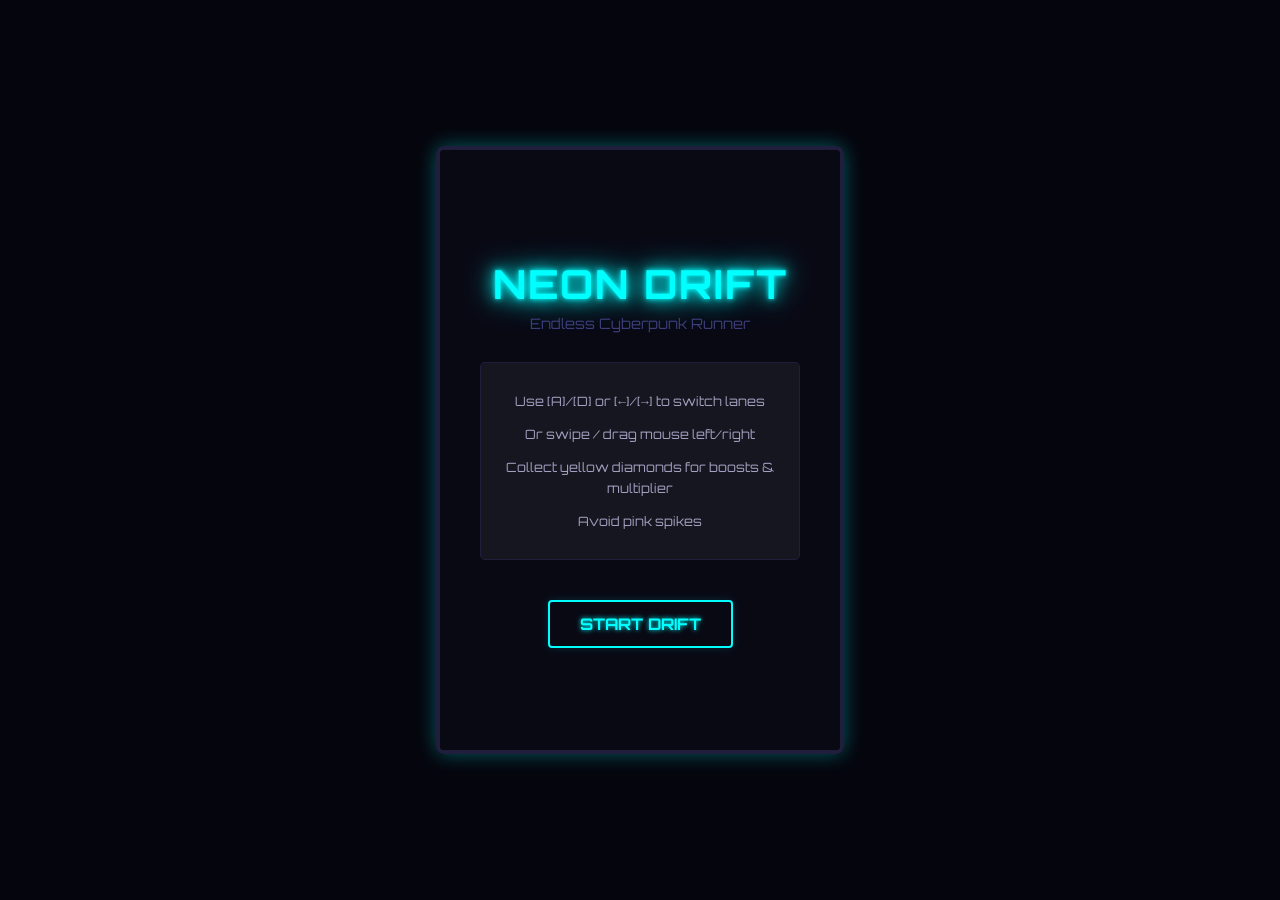
<file: games/neon_drift/index.html>
<!DOCTYPE html>
<html lang="en">
<head>
  <meta charset="UTF-8">
  <meta name="viewport" content="width=device-width, initial-scale=1.0">
  <title>Neon Drift</title>
  <link rel="stylesheet" href="style.css">
</head>
<body>
  <div id="game-container">
    <canvas id="gameCanvas" width="400" height="600"></canvas>
    
    <!-- Start Screen Overlay -->
    <div id="start-screen" class="overlay">
      <h1 class="neon-text-blue">NEON DRIFT</h1>
      <p class="subtitle">Endless Cyberpunk Runner</p>
      <div class="instructions">
        <p>Use [A]/[D] or [←]/[→] to switch lanes</p>
        <p>Or swipe / drag mouse left/right</p>
        <p>Collect yellow diamonds for boosts & multiplier</p>
        <p>Avoid pink spikes</p>
      </div>
      <button id="start-btn" class="neon-btn">START DRIFT</button>
    </div>
    
    <!-- Game Over Screen Overlay -->
    <div id="game-over-screen" class="overlay" style="display: none;">
      <h1 class="neon-text-pink">CRASH DETECTED</h1>
      <p>Final Score: <span id="final-score" class="highlight">0</span></p>
      
      <!-- Leaderboard submission -->
      <div id="leaderboard-input-area" style="display: none;">
        <p>New High Score!</p>
        <input type="text" id="player-name-input" maxlength="3" placeholder="AAA" autofocus>
        <button id="submit-score-btn" class="neon-btn small">SUBMIT</button>
      </div>
      
      <!-- Leaderboard display -->
      <div id="leaderboard-container">
        <h3>LEADERBOARD</h3>
        <ul id="leaderboard-list">
          <!-- Populated by JS -->
        </ul>
      </div>
      
      <button id="restart-btn" class="neon-btn">RESTART [R]</button>
    </div>
  </div>

  <script src="collision.js"></script>
  <script src="leaderboard.js"></script>
  <script src="game.js"></script>
  <script>
    window.onload = () => {
      new Game('gameCanvas');
    };
  </script>
</body>
</html>
</file>
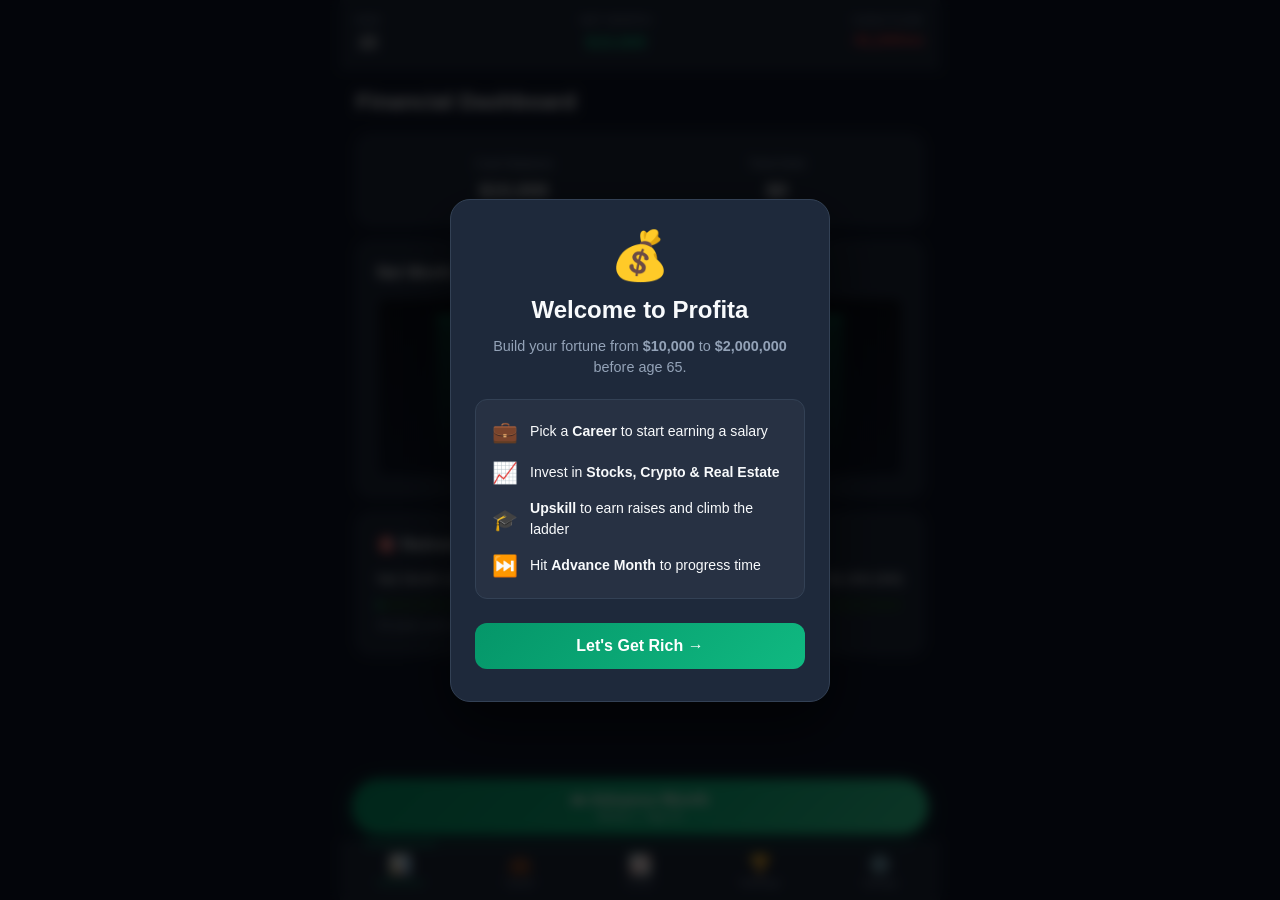
<file: games/profita/index.html>
<!DOCTYPE html>
<html lang="en">
<head>
    <meta charset="UTF-8">
    <meta name="viewport" content="width=device-width, initial-scale=1.0">
    <title>Profita: Wealth Simulator</title>
    <link rel="stylesheet" href="style.css">
</head>
<body>
    <!-- ── Toast Notification Container ── -->
    <div id="toast-container" aria-live="polite" aria-atomic="true"></div>

    <!-- ── Welcome / Onboarding Modal ── -->
    <div id="modal-welcome" class="modal-overlay" aria-modal="true" role="dialog" aria-labelledby="welcome-title">
        <div class="modal-box">
            <div class="modal-icon">💰</div>
            <h2 id="welcome-title">Welcome to Profita</h2>
            <p class="modal-subtitle">Build your fortune from <strong>$10,000</strong> to <strong>$2,000,000</strong> before age 65.</p>
            <ul class="onboarding-steps">
                <li><span class="step-icon">💼</span><span>Pick a <strong>Career</strong> to start earning a salary</span></li>
                <li><span class="step-icon">📈</span><span>Invest in <strong>Stocks, Crypto & Real Estate</strong></span></li>
                <li><span class="step-icon">🎓</span><span><strong>Upskill</strong> to earn raises and climb the ladder</span></li>
                <li><span class="step-icon">⏭️</span><span>Hit <strong>Advance Month</strong> to progress time</span></li>
            </ul>
            <button id="btn-welcome-start" class="btn btn-buy btn-modal-primary">
                Let's Get Rich →
            </button>
        </div>
    </div>

    <!-- ── Game Over Modal ── -->
    <div id="modal-gameover" class="modal-overlay" hidden aria-modal="true" role="dialog" aria-labelledby="gameover-title">
        <div class="modal-box">
            <div id="gameover-icon" class="modal-icon">🏁</div>
            <h2 id="gameover-title">Retirement!</h2>
            <p class="modal-subtitle">You've reached age 65.</p>
            <div class="gameover-stats">
                <div class="gameover-stat">
                    <span class="label">Final Net Worth</span>
                    <span id="gameover-networth" class="value wealth-text">$0</span>
                </div>
                <div class="gameover-stat">
                    <span class="label">Leaderboard Rank</span>
                    <span id="gameover-rank" class="value">#1</span>
                </div>
                <div class="gameover-stat">
                    <span class="label">Goal Progress</span>
                    <span id="gameover-goal" class="value">0%</span>
                </div>
            </div>
            <p id="gameover-message" class="modal-message"></p>
            <button id="btn-gameover-restart" class="btn btn-buy btn-modal-primary">Play Again</button>
        </div>
    </div>

    <div class="app-container">
        <!-- Top Status Bar -->
        <header class="status-bar">
            <div class="status-item">
                <span class="label">Age</span>
                <span id="player-age" class="value">22</span>
            </div>
            <div class="status-item">
                <span class="label">Net Worth</span>
                <span id="player-net-worth" class="value wealth-text">$10,000</span>
                <span id="player-nw-delta" class="nw-delta"></span>
            </div>
            <div class="status-item">
                <span class="label">Cash Flow</span>
                <span id="player-cash-flow" class="value cashflow-text">-$1,200/mo</span>
            </div>
        </header>

        <!-- Main Content (Tab Panels) -->
        <main class="main-content">

            <!-- Dashboard Tab -->
            <section id="tab-dashboard" class="tab-panel active">
                <h2>Financial Dashboard</h2>
                <div class="card summary-card">
                    <div class="metric">
                        <span class="label">Cash Balance</span>
                        <span id="metric-cash" class="value">$10,000</span>
                    </div>
                    <div class="metric">
                        <span class="label">Total Debt</span>
                        <span id="metric-debt" class="value">$0</span>
                    </div>
                </div>

                <div class="card chart-card">
                    <h3>Net Worth Growth (Monthly)</h3>
                    <div class="chart-container">
                        <svg id="net-worth-chart" viewBox="0 0 500 200" width="100%" height="100%">
                            <defs>
                                <linearGradient id="chart-gradient" x1="0" y1="0" x2="0" y2="1">
                                    <stop offset="0%" stop-color="#10b981" stop-opacity="0.3"/>
                                    <stop offset="100%" stop-color="#10b981" stop-opacity="0"/>
                                </linearGradient>
                            </defs>
                            <polygon id="chart-fill" fill="url(#chart-gradient)" points="0,200 0,200 500,200"/>
                            <polyline id="chart-path" fill="none" stroke="#10b981" stroke-width="2.5" stroke-linejoin="round" stroke-linecap="round" points="0,200"/>
                        </svg>
                    </div>
                </div>

                <div class="card goals-card">
                    <h3>🎯 Retirement Target</h3>
                    <div class="goal-item">
                        <div class="goal-header">
                            <span id="goal-name" class="goal-title">Net Worth Goal</span>
                            <span id="goal-progress-text" class="goal-value">0% ($0 / $2M)</span>
                        </div>
                        <div class="progress-bar-bg">
                            <div id="goal-progress-fill" class="progress-bar-fill" style="width: 0%"></div>
                        </div>
                        <p id="goal-years-left" class="goal-hint">43 years until retirement</p>
                    </div>
                </div>
            </section>

            <!-- Career Tab -->
            <section id="tab-career" class="tab-panel">
                <h2>Career & Growth</h2>
                <div class="card current-career-card">
                    <h3>Current Role: <span id="career-title" class="value">Unemployed</span></h3>
                    <div class="career-stats">
                        <div class="metric">
                            <span class="label">Monthly Salary</span>
                            <span id="career-salary" class="value">$0</span>
                        </div>
                        <div class="metric">
                            <span class="label">Monthly Expenses</span>
                            <span id="career-expenses" class="value">$1,200</span>
                        </div>
                    </div>
                </div>

                <div class="card upskilling-card">
                    <h3>🎓 Up-skilling</h3>
                    <div id="course-list"><!-- Filled by JS --></div>
                </div>

                <div class="card job-listings-card">
                    <h3>📋 Available Careers</h3>
                    <div id="job-list"><!-- Filled by JS --></div>
                </div>
            </section>

            <!-- Assets Tab -->
            <section id="tab-assets" class="tab-panel">
                <h2>Investment Markets</h2>
                <div class="assets-market-grid">
                    <!-- Stocks -->
                    <div class="card asset-market-card" id="market-stocks">
                        <h3>📊 S&P 500 Index</h3>
                        <div class="market-status">
                            <span>Price: <strong id="stock-price" class="value">$100.00</strong></span>
                            <span>Owned: <strong id="stock-owned" class="value">0</strong></span>
                        </div>
                        <div id="stock-value-row" class="asset-value-row"></div>
                        <div class="action-buttons">
                            <button id="btn-buy-stock" class="btn btn-buy">Buy 1</button>
                            <button id="btn-sell-stock" class="btn btn-sell">Sell 1</button>
                        </div>
                    </div>

                    <!-- Crypto -->
                    <div class="card asset-market-card" id="market-crypto">
                        <h3>₿ Crypto (BTC)</h3>
                        <div class="market-status">
                            <span>Price: <strong id="crypto-price" class="value">$30,000</strong></span>
                            <span>Owned: <strong id="crypto-owned" class="value">0</strong></span>
                        </div>
                        <div id="crypto-value-row" class="asset-value-row"></div>
                        <div class="action-buttons">
                            <button id="btn-buy-crypto" class="btn btn-buy">Buy 0.1</button>
                            <button id="btn-sell-crypto" class="btn btn-sell">Sell 0.1</button>
                        </div>
                    </div>

                    <!-- Bonds -->
                    <div class="card asset-market-card" id="market-bonds">
                        <h3>🏛️ Gov. Bonds (3%/yr)</h3>
                        <div class="market-status">
                            <span>Yield: <strong>3.0% / yr</strong></span>
                            <span>Held: <strong id="bonds-held" class="value">$0</strong></span>
                        </div>
                        <div class="action-inputs">
                            <input type="number" id="input-bond-amount" placeholder="Amount ($)" min="100">
                        </div>
                        <div class="action-buttons">
                            <button id="btn-buy-bonds" class="btn btn-buy">Invest</button>
                            <button id="btn-sell-bonds" class="btn btn-sell">Liquidate</button>
                        </div>
                    </div>

                    <!-- Properties -->
                    <div class="card asset-market-card" id="market-properties">
                        <h3>🏠 Real Estate Markets</h3>
                        <div id="property-list"><!-- Filled by JS --></div>
                    </div>
                </div>
            </section>

            <!-- Leaderboard Tab -->
            <section id="tab-leaderboard" class="tab-panel">
                <h2>Social Leaderboard</h2>
                <div class="card leaderboard-card">
                    <table class="leaderboard-table">
                        <thead>
                            <tr>
                                <th>Rank</th>
                                <th>Name</th>
                                <th>Net Worth</th>
                                <th>Annual Return</th>
                                <th>Strategy</th>
                            </tr>
                        </thead>
                        <tbody id="leaderboard-body"><!-- Filled by JS --></tbody>
                    </table>
                </div>

                <div class="card share-card">
                    <h3>🤝 Compare with Friends</h3>
                    <p>Export your game code and send it to a friend to rank against each other!</p>
                    <div class="share-actions">
                        <button id="btn-export-code" class="btn">Export My Code</button>
                        <input type="text" id="input-import-code" placeholder="Paste friend's code here...">
                        <button id="btn-import-code" class="btn btn-buy">Import & Rank</button>
                    </div>
                    <div id="export-output-container" class="export-box" style="display: none;">
                        <textarea id="text-export-code" readonly onclick="this.select()"></textarea>
                        <p class="hint">Copy this code and share it!</p>
                    </div>
                </div>
            </section>

            <!-- Settings Tab -->
            <section id="tab-settings" class="tab-panel">
                <h2>Settings</h2>
                <div class="card api-keys-card">
                    <h3>🔑 API Keys (Stored Locally)</h3>
                    <p class="description">Add public API keys to track real asset prices. Leave blank for simulated mode.</p>
                    <div class="form-group">
                        <label for="key-alphavantage">Alpha Vantage API Key (Stocks)</label>
                        <input type="password" id="key-alphavantage" placeholder="Enter API Key">
                    </div>
                    <div class="form-group">
                        <label for="key-coingecko">CoinGecko Demo Key (Crypto)</label>
                        <input type="password" id="key-coingecko" placeholder="Enter API Key">
                    </div>
                    <button id="btn-save-keys" class="btn btn-buy">Save Keys</button>
                    <span id="settings-status" class="status-msg"></span>
                </div>

                <div class="card danger-zone-card">
                    <h3>⚠️ Danger Zone</h3>
                    <p class="hint" style="margin-bottom:0.75rem">This will erase all progress and cannot be undone.</p>
                    <button id="btn-reset-game" class="btn btn-danger">Reset Simulator</button>
                </div>
            </section>
        </main>

        <!-- Bottom Navigation Bar -->
        <nav class="navigation-bar" aria-label="Game navigation">
            <button class="nav-button active" data-tab="tab-dashboard" id="nav-dashboard">
                <span class="nav-icon">📊</span>
                <span class="nav-label">Dashboard</span>
            </button>
            <button class="nav-button" data-tab="tab-career" id="nav-career">
                <span class="nav-icon">💼</span>
                <span class="nav-label">Career</span>
            </button>
            <button class="nav-button" data-tab="tab-assets" id="nav-assets">
                <span class="nav-icon">📈</span>
                <span class="nav-label">Invest</span>
            </button>
            <button class="nav-button" data-tab="tab-leaderboard" id="nav-leaderboard">
                <span class="nav-icon">🏆</span>
                <span class="nav-label">Rankings</span>
            </button>
            <button class="nav-button" data-tab="tab-settings" id="nav-settings">
                <span class="nav-icon">⚙️</span>
                <span class="nav-label">Settings</span>
            </button>
        </nav>

        <!-- Advance Turn Button (Sticky bottom) -->
        <div class="action-bar">
            <button id="btn-advance-month" class="btn-advance">
                <span class="btn-title">⏭ Advance Month</span>
                <span id="turn-indicator" class="btn-subtitle">Month 1 (Year 1)</span>
            </button>
        </div>
    </div>

    <script src="game.js"></script>
</body>
</html>
</file>
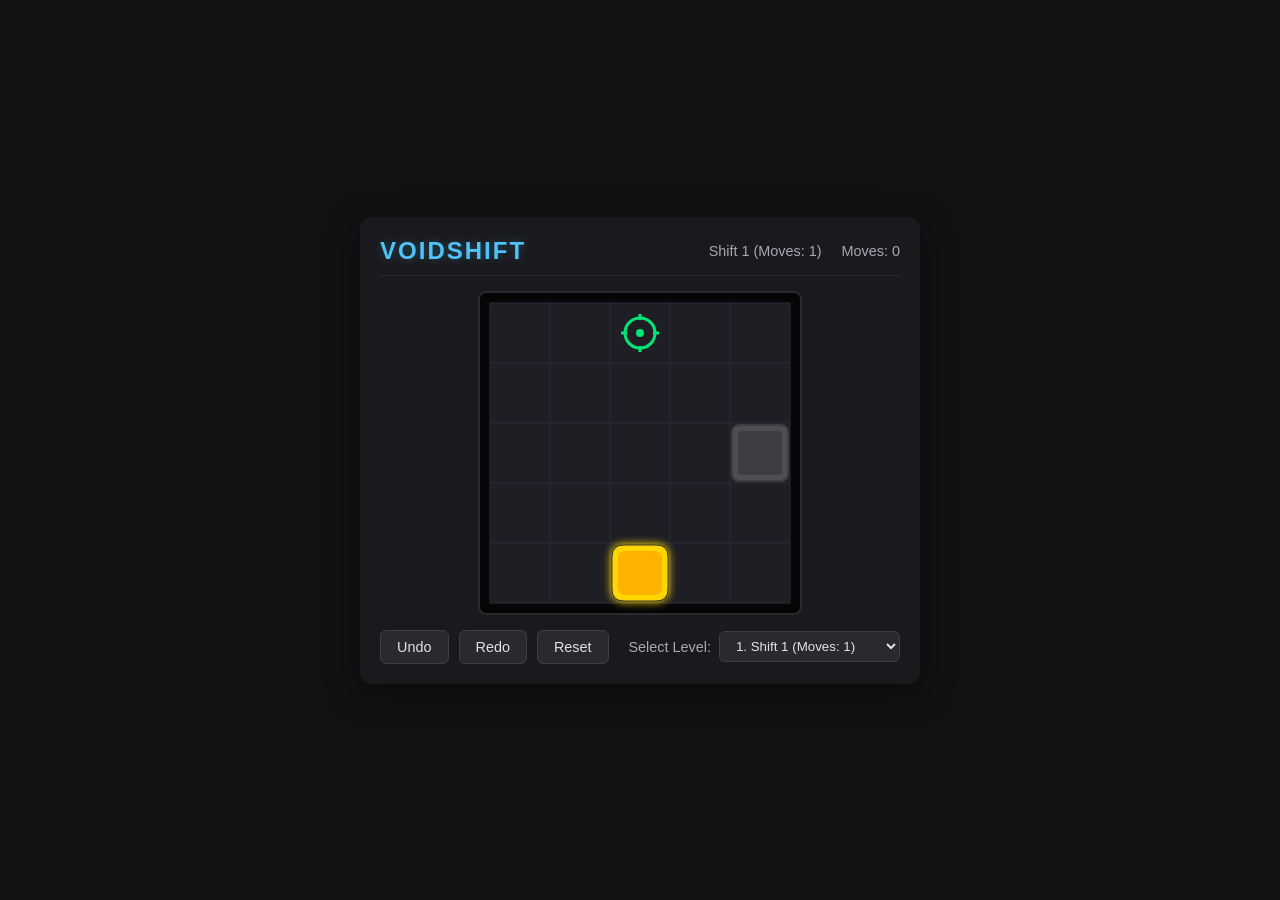
<file: games/voidshift/index.html>
<!DOCTYPE html>
<html lang="en">
<head>
    <meta charset="UTF-8">
    <meta name="viewport" content="width=device-width, initial-scale=1.0">
    <title>VoidShift</title>
    <link rel="stylesheet" href="style.css">
</head>
<body>
    <div id="game-container">
        <header>
            <h1>VoidShift</h1>
            <div id="level-info">
                <span id="level-name">Level 1</span>
                <span id="move-counter">Moves: 0</span>
            </div>
        </header>

        <main>
            <canvas id="game-canvas"></canvas>
        </main>

        <footer>
            <div class="controls">
                <button id="btn-undo" title="Undo (Ctrl+Z)">Undo</button>
                <button id="btn-redo" title="Redo (Ctrl+Y)">Redo</button>
                <button id="btn-reset" title="Reset Level (R)">Reset</button>
            </div>
            <div class="level-select-container">
                <label for="level-select">Select Level:</label>
                <select id="level-select">
                    <!-- Levels will be populated by JS -->
                </select>
            </div>
        </footer>
    </div>
    <script src="game.js" type="module"></script>
</body>
</html>
</file>
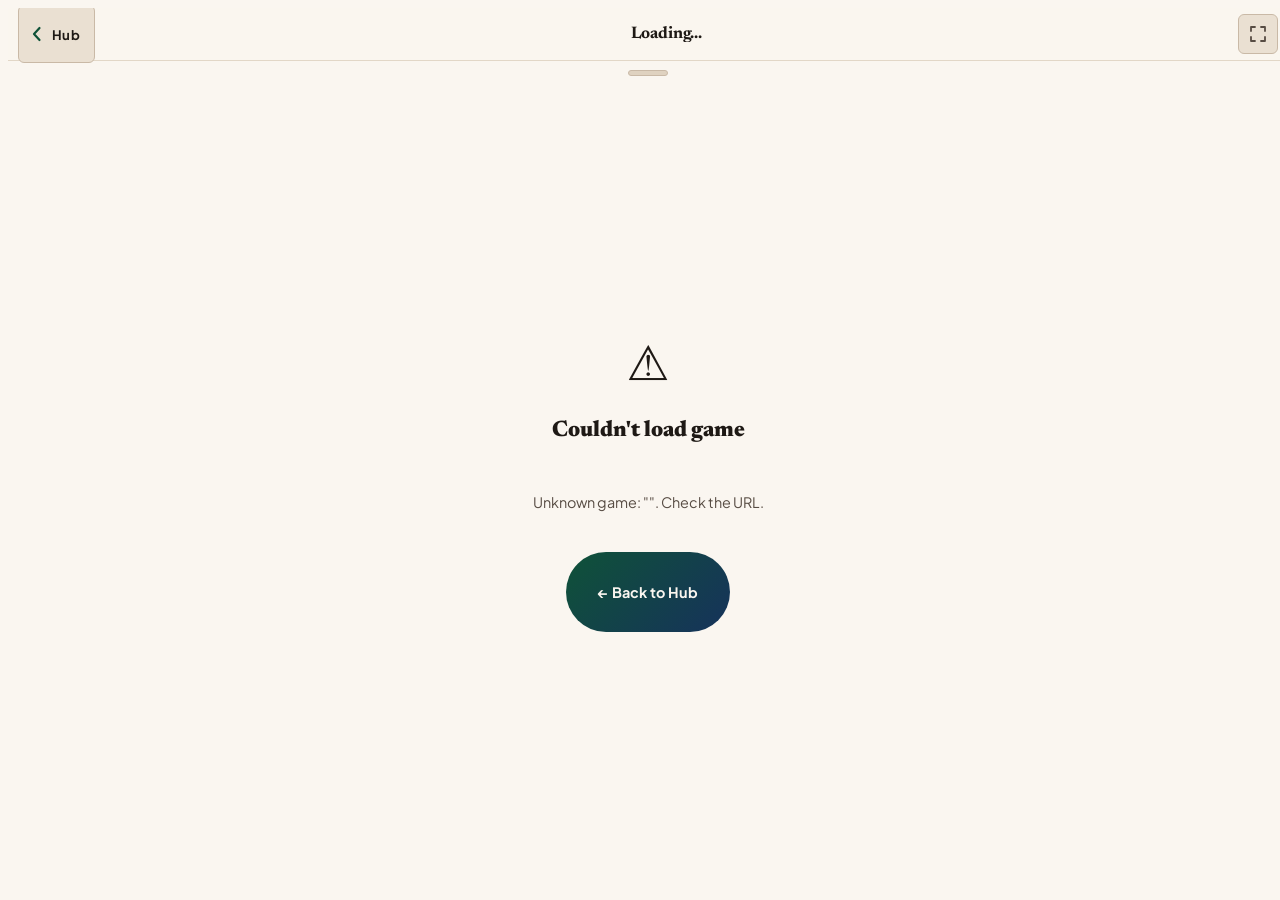
<file: game.html>
<!DOCTYPE html>
<html lang="en">
<head>
  <meta charset="UTF-8" />
  <!--
    Viewport rules for game shell:
    • maximum-scale=1 / user-scalable=no  → blocks pinch-zoom by browser chrome
    • viewport-fit=cover                  → content bleeds under notch/Dynamic Island
  -->
  <meta name="viewport"
        content="width=device-width, initial-scale=1.0, maximum-scale=1.0,
                 minimum-scale=1.0, user-scalable=no, viewport-fit=cover" />
  <!-- PWA / full-screen hints for "Add to Home Screen" -->
  <meta name="mobile-web-app-capable"            content="yes" />
  <meta name="apple-mobile-web-app-capable"      content="yes" />
  <meta name="apple-mobile-web-app-status-bar-style" content="black-translucent" />
  <meta name="theme-color"                       content="#FAF6F0" />

  <title>Playing — playgriff.me</title>
  <link rel="stylesheet" href="game.css" />
  <link rel="preconnect" href="https://fonts.googleapis.com" />
  <link rel="preconnect" href="https://fonts.gstatic.com" crossorigin />
  <link href="https://fonts.googleapis.com/css2?family=Newsreader:opsz,wght@6..72,600;6..72,700&family=Plus+Jakarta+Sans:wght@400;600;700&display=swap" rel="stylesheet" />
</head>
<body class="game-body">

  <!-- Page-curtain: covers screen on enter/exit transitions -->
  <div class="page-curtain" id="page-curtain" aria-hidden="true"></div>

  <!-- ─── NAVIGATION BAR ─────────────────────────────────── -->
  <!--
    Sits above the iframe. Fixed to the top. Collapses up with a
    drag-handle so players can reclaim the full viewport mid-session.
  -->
  <nav class="gnav" id="gnav" role="navigation" aria-label="Game navigation">
    <div class="gnav__inner">

      <!-- Back to Hub -->
      <a href="index.html"
         class="gnav__back"
         id="gnav-back"
         aria-label="Back to Hub">
        <svg class="gnav__back-icon" width="20" height="20" viewBox="0 0 20 20"
             fill="none" aria-hidden="true">
          <path d="M12.5 4L7 10L12.5 16"
                stroke="currentColor" stroke-width="2.2"
                stroke-linecap="round" stroke-linejoin="round"/>
        </svg>
        <span class="gnav__back-label">Hub</span>
      </a>

      <!-- Game title (populated by game.js) -->
      <div class="gnav__title" id="gnav-title" aria-live="polite">Loading…</div>

      <!-- Fullscreen toggle -->
      <button class="gnav__action"
              id="gnav-fullscreen"
              aria-label="Enter fullscreen"
              title="Toggle fullscreen">
        <svg width="18" height="18" viewBox="0 0 18 18"
             fill="none" aria-hidden="true" id="fs-svg">
          <path id="fs-path"
                d="M2 6V2H6M12 2H16V6M16 12V16H12M6 16H2V12"
                stroke="currentColor" stroke-width="1.8"
                stroke-linecap="round" stroke-linejoin="round"/>
        </svg>
      </button>

    </div>

    <!--
      Drag handle: a small pill below the nav bar.
      Tapping it hides the bar to give 100% viewport to the game.
      Tapping again (or touching the top-edge of screen) restores it.
    -->
    <button class="gnav__handle"
            id="gnav-handle"
            aria-label="Hide navigation bar"
            aria-expanded="true"></button>
  </nav>

  <!-- ─── GAME STAGE ──────────────────────────────────────── -->
  <!--
    Fills all remaining space below the nav bar.
    Contains: loading screen → iframe (game) → error screen
  -->
  <div class="game-stage" id="game-stage" role="region" aria-label="Game viewport">

    <!-- Loading overlay (visible until iframe fires 'load') -->
    <div class="game-loading" id="game-loading"
         aria-live="polite" aria-atomic="true" role="status">
      <div class="loading-logo" aria-hidden="true">
        <svg width="52" height="52" viewBox="0 0 36 36" fill="none">
          <rect x="2" y="2" width="32" height="32" rx="8" fill="url(#gl-grad)"/>
          <path d="M11 18 L18 10 L25 18 L18 26 Z" fill="#FAF6F0" opacity="0.95"/>
          <circle cx="18" cy="18" r="3" fill="#0F5238"/>
          <defs>
            <linearGradient id="gl-grad" x1="2" y1="2" x2="34" y2="34"
                            gradientUnits="userSpaceOnUse">
              <stop stop-color="#0F5238"/>
              <stop offset="1" stop-color="#16325B"/>
            </linearGradient>
          </defs>
        </svg>
      </div>
      <p class="loading-game-title" id="loading-title">Loading…</p>
      <div class="loading-bar-track" aria-hidden="true">
        <div class="loading-bar-fill" id="loading-bar"></div>
      </div>
      <p class="loading-hint">Tap anywhere to interact</p>
    </div>

    <!-- Error overlay (shown on iframe failure or bad game ID) -->
    <div class="game-error" id="game-error" hidden
         aria-live="assertive" role="alert">
      <span class="error-icon" aria-hidden="true">⚠️</span>
      <h2 class="error-heading">Couldn't load game</h2>
      <p  class="error-body" id="error-msg">
        The game prototype is unavailable right now.
      </p>
      <a href="index.html" class="error-back-btn" id="error-back">
        ← Back to Hub
      </a>
    </div>

    <!--
      THE GAME IFRAME
      ═══════════════
      • src set by game.js after reading ?id= param
      • sandbox grants the minimum permissions a WebGL/HTML5 game needs:
          allow-scripts        → run game JS
          allow-same-origin    → access local storage / assets
          allow-forms          → score submission forms
          allow-pointer-lock   → FPS-style games
          allow-popups         → optional share dialogs
      • allow attribute unlocks browser APIs the game may request
    -->
    <iframe
      id="game-frame"
      class="game-iframe"
      title="Game viewport"
      src="about:blank"
      allowfullscreen
      allow="autoplay; fullscreen; gamepad; vibrate; accelerometer; gyroscope"
      sandbox="allow-scripts allow-same-origin allow-forms
               allow-pointer-lock allow-popups
               allow-popups-to-escape-sandbox"
    ></iframe>

  </div><!-- /game-stage -->

  <script src="game.js"></script>
</body>
</html>
</file>
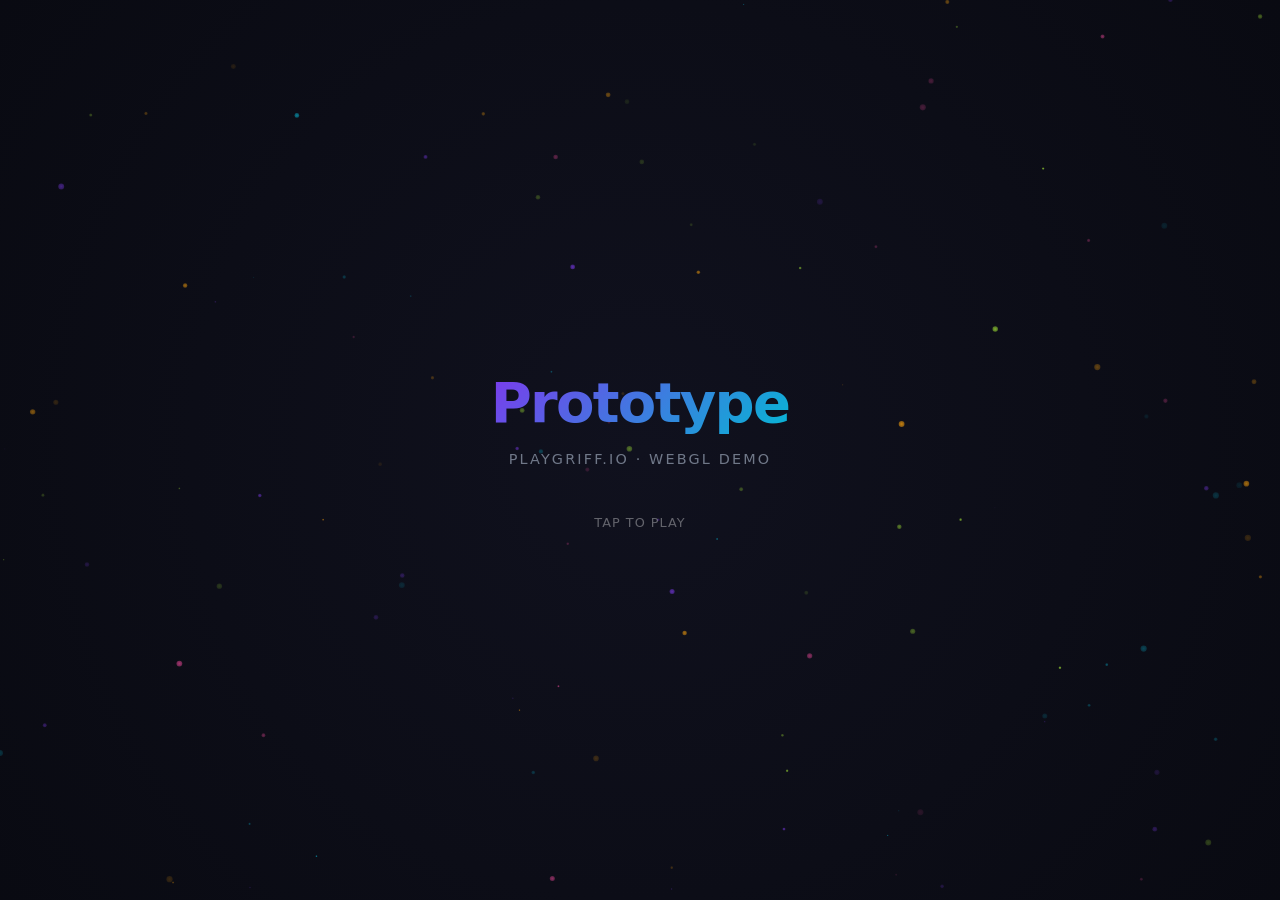
<file: games/placeholder.html>
<!DOCTYPE html>
<html lang="en">
<head>
  <meta charset="UTF-8" />
  <meta name="viewport" content="width=device-width, initial-scale=1.0,
        maximum-scale=1.0, user-scalable=no" />
  <title>Game Prototype — playgriff.io</title>
  <style>
    /* ── Minimal reset ── */
    *, *::before, *::after { box-sizing: border-box; margin: 0; padding: 0; }

    html, body {
      width: 100%; height: 100%;
      overflow: hidden;
      background: #080910;
      font-family: 'Segoe UI', system-ui, sans-serif;
      color: #f1f2f7;
      -webkit-font-smoothing: antialiased;
    }

    canvas {
      position: fixed; inset: 0;
      width: 100%; height: 100%;
      display: block;
    }

    .overlay {
      position: fixed; inset: 0;
      display: flex; flex-direction: column;
      align-items: center; justify-content: center;
      gap: 16px;
      pointer-events: none;
      text-align: center;
      padding: 24px;
    }

    .game-logo {
      font-size: clamp(2rem, 8vw, 3.5rem);
      font-weight: 800;
      letter-spacing: -0.03em;
      background: linear-gradient(135deg, #7c3aed, #06b6d4);
      -webkit-background-clip: text;
      background-clip: text;
      -webkit-text-fill-color: transparent;
      animation: float 3s ease-in-out infinite;
    }

    @keyframes float {
      0%, 100% { transform: translateY(0); }
      50%       { transform: translateY(-8px); }
    }

    .subtitle {
      font-size: clamp(0.75rem, 3vw, 0.9rem);
      letter-spacing: 0.15em;
      text-transform: uppercase;
      color: rgba(136, 146, 164, 0.8);
    }

    .tap-hint {
      margin-top: 32px;
      font-size: 0.8rem;
      letter-spacing: 0.08em;
      text-transform: uppercase;
      color: rgba(255, 255, 255, 0.35);
      animation: blink 2s ease-in-out infinite;
    }

    @keyframes blink {
      0%, 100% { opacity: 0.35; }
      50%       { opacity: 0.9; }
    }
  </style>
</head>
<body>
  <canvas id="c"></canvas>
  <div class="overlay">
    <div class="game-logo" id="game-name">Prototype</div>
    <div class="subtitle">playgriff.io · WebGL Demo</div>
    <div class="tap-hint">Tap to play</div>
  </div>

  <script>
    /* ──────────────────────────────────────────────
       Animated star-field / particle canvas.
       Runs inside the iframe as a stand-in game.
       Replace this file with your actual game build.
       ────────────────────────────────────────────── */

    /* Receive game title from parent if possible */
    try {
      const params = new URLSearchParams(window.location.search);
      const title  = params.get('title');
      if (title) document.getElementById('game-name').textContent = title;
    } catch (_) {}

    const canvas = document.getElementById('c');
    const ctx    = canvas.getContext('2d');

    const COLORS = ['#7c3aed', '#06b6d4', '#a3e635', '#ec4899', '#f59e0b'];
    let   W, H, stars = [], raf;

    function resize() {
      W = canvas.width  = window.innerWidth;
      H = canvas.height = window.innerHeight;
    }

    function makeStar() {
      return {
        x:     Math.random() * W,
        y:     Math.random() * H,
        r:     Math.random() * 1.8 + 0.3,
        vx:    (Math.random() - 0.5) * 0.3,
        vy:    Math.random() * 0.6 + 0.2,
        alpha: Math.random() * 0.6 + 0.2,
        color: COLORS[Math.floor(Math.random() * COLORS.length)],
        pulse: Math.random() * Math.PI * 2,
      };
    }

    function init() {
      stars = [];
      for (let i = 0; i < 120; i++) stars.push(makeStar());
    }

    function draw() {
      ctx.clearRect(0, 0, W, H);

      /* Dark gradient background */
      const bg = ctx.createRadialGradient(W/2, H/2, 0, W/2, H/2, Math.max(W,H)*0.7);
      bg.addColorStop(0, '#10111e');
      bg.addColorStop(1, '#080910');
      ctx.fillStyle = bg;
      ctx.fillRect(0, 0, W, H);

      const t = performance.now() / 1000;

      stars.forEach(s => {
        s.x += s.vx;
        s.y += s.vy;
        s.pulse += 0.04;

        if (s.y > H + 4) Object.assign(s, makeStar(), { y: -4 });
        if (s.x < -4)    Object.assign(s, makeStar(), { x: W + 4 });
        if (s.x > W + 4) Object.assign(s, makeStar(), { x: -4 });

        const pulsedAlpha = s.alpha * (0.7 + 0.3 * Math.sin(s.pulse));
        const grd = ctx.createRadialGradient(s.x, s.y, 0, s.x, s.y, s.r * 4);
        grd.addColorStop(0, s.color + 'ff');
        grd.addColorStop(1, s.color + '00');
        ctx.beginPath();
        ctx.arc(s.x, s.y, s.r * 1.5, 0, Math.PI * 2);
        ctx.globalAlpha = pulsedAlpha;
        ctx.fillStyle   = grd;
        ctx.fill();
      });

      ctx.globalAlpha = 1;
      raf = requestAnimationFrame(draw);
    }

    resize();
    init();
    draw();

    window.addEventListener('resize', () => { resize(); }, { passive: true });
  </script>
</body>
</html>
</file>
<file: style.css>
/* =========================================================================
   playgriff.me — Smeargle UI Design System: "Cashmere & Jewel"
   (Warm Editorial Luxury — Light-First Cashmere & Sand Foundation)
   ========================================================================= */
:root {
  /* Nude & Cashmere Surfaces (85% of Viewport) */
  --bg-canvas: #FAF6F0;
  --bg-surface-1: #F3ECE1;
  --bg-surface-2: #EAE0D2;
  --bg-surface-3: #DFD2C0;
  --bg-elevated: #FCF9F5;
  --bg-glass: rgba(250, 246, 240, 0.85);

  /* Legacy alias mappings for seamless component compatibility */
  --bg-primary: var(--bg-canvas);
  --bg-surface: var(--bg-surface-1);
  --bg-card: var(--bg-elevated);
  --bg-card-hover: var(--bg-surface-1);
  --bg-input: var(--bg-surface-2);

  /* Warm Espresso Typography */
  --text-primary: #1E1915;
  --text-secondary: #574C43;
  --text-muted: #6D6259;
  --text-on-jewel: #FAF6F0;

  /* Cashmere Hairlines & Borders */
  --border-subtle: #E2D7C7;
  --border-strong: #C9B9A6;
  --border-control: #8A7D71;
  --border-focus: #0F5238;
  --border-active: #0F5238;

  /* #1 Primary Jewel: Deep Emerald */
  --jewel-emerald: #0F5238;
  --jewel-emerald-hover: #0A3D29;
  --jewel-emerald-subtle: rgba(15, 82, 56, 0.10);
  --jewel-emerald-border: rgba(15, 82, 56, 0.25);

  /* #2 Secondary Jewel: Royal Sapphire */
  --jewel-sapphire: #16325B;
  --jewel-sapphire-hover: #0E2240;
  --jewel-sapphire-subtle: rgba(22, 50, 91, 0.09);
  --jewel-sapphire-border: rgba(22, 50, 91, 0.24);

  /* Highlight & Warning Jewel: Rich Amber */
  --jewel-amber: #B4690E;
  --jewel-amber-hover: #8F5108;
  --jewel-amber-subtle: rgba(180, 105, 14, 0.12);
  --jewel-amber-border: rgba(180, 105, 14, 0.28);

  /* Alert & Destructive Jewel: Crimson Ruby */
  --jewel-ruby: #8C1D2E;
  --jewel-ruby-hover: #6B1422;
  --jewel-ruby-subtle: rgba(140, 29, 46, 0.10);
  --jewel-ruby-border: rgba(140, 29, 46, 0.25);

  /* Legacy accent aliases mapped to Jewel tokens */
  --accent-emerald: var(--jewel-emerald);
  --accent-blue: var(--jewel-sapphire);
  --accent-blue-hover: var(--jewel-sapphire-hover);
  --accent-teal: var(--jewel-emerald);
  --accent-amber: var(--jewel-amber);
  --accent-rose: var(--jewel-ruby);
  --accent-purple: var(--jewel-sapphire);

  /* Editorial Typography Stack */
  --font-display: 'Newsreader', 'Instrument Serif', 'Playfair Display', Georgia, serif;
  --font-sans: 'Plus Jakarta Sans', 'Inter', -apple-system, BlinkMacSystemFont, 'Segoe UI', Roboto, sans-serif;
  --font-mono: 'JetBrains Mono', monospace;

  /* Tailored Geometry */
  --radius-sm: 6px;
  --radius-md: 10px;
  --radius-lg: 14px;

  /* Warm Umber Shadows */
  --shadow-sm: 0 1px 2px rgba(30, 25, 21, 0.05);
  --shadow-md: 0 4px 12px -2px rgba(30, 25, 21, 0.08), 0 2px 6px -1px rgba(30, 25, 21, 0.04);
  --shadow-lg: 0 12px 28px -6px rgba(30, 25, 21, 0.10), 0 4px 10px -2px rgba(30, 25, 21, 0.05);
}

* {
  box-sizing: border-box;
  margin: 0;
  padding: 0;
}

body {
  font-family: var(--font-sans);
  background-color: var(--bg-canvas);
  color: var(--text-primary);
  line-height: 1.6;
  -webkit-font-smoothing: antialiased;
  min-height: 100vh;
  display: flex;
  flex-direction: column;
}

/* Header */
.app-header {
  background-color: var(--bg-glass);
  backdrop-filter: blur(12px);
  -webkit-backdrop-filter: blur(12px);
  border-bottom: 1px solid var(--border-subtle);
  padding: 16px 24px;
  position: sticky;
  top: 0;
  z-index: 100;
}

.header-container {
  max-width: 1240px;
  margin: 0 auto;
  display: flex;
  align-items: center;
  justify-content: space-between;
  flex-wrap: wrap;
  gap: 16px;
}

.brand {
  display: flex;
  align-items: center;
  gap: 12px;
}

.brand-badge {
  background-color: var(--jewel-emerald);
  color: var(--text-on-jewel);
  font-size: 0.7rem;
  font-weight: 700;
  letter-spacing: 0.05em;
  padding: 4px 8px;
  border-radius: var(--radius-sm);
  font-family: var(--font-mono);
}

.brand-title {
  font-family: var(--font-display);
  font-size: 1.4rem;
  font-weight: 700;
  letter-spacing: -0.02em;
  color: var(--text-primary);
}

.dot-me {
  color: var(--jewel-emerald);
}

.brand-subtitle {
  font-size: 0.8rem;
  color: var(--text-secondary);
}

/* Navigation Tabs */
.nav-tabs {
  display: flex;
  gap: 6px;
  flex-wrap: wrap;
}

.nav-btn {
  background: transparent;
  border: 1px solid transparent;
  color: var(--text-secondary);
  font-size: 0.85rem;
  font-weight: 600;
  padding: 7px 14px;
  border-radius: var(--radius-sm);
  cursor: pointer;
  transition: all 0.15s ease;
  font-family: var(--font-sans);
}

.nav-btn:hover {
  background-color: var(--bg-surface-2);
  color: var(--text-primary);
}

.nav-btn.active {
  background-color: var(--jewel-emerald);
  border-color: var(--jewel-emerald);
  color: var(--text-on-jewel);
  box-shadow: var(--shadow-sm);
}

/* Main Content */
.main-content {
  flex: 1;
  max-width: 1240px;
  width: 100%;
  margin: 0 auto;
  padding: 36px 24px;
}

.tab-pane {
  display: none;
  animation: fadeIn 0.25s ease forwards;
}

.tab-pane.active {
  display: block;
}

@keyframes fadeIn {
  from { opacity: 0; transform: translateY(6px); }
  to { opacity: 1; transform: translateY(0); }
}

/* Hero Section */
.hero-section {
  background: linear-gradient(135deg, var(--bg-surface-1) 0%, var(--bg-surface-2) 100%);
  border: 1px solid var(--border-subtle);
  border-radius: var(--radius-lg);
  padding: 40px 36px;
  margin-bottom: 32px;
  box-shadow: var(--shadow-sm);
}

.hero-tag {
  display: inline-block;
  color: var(--jewel-emerald);
  background-color: var(--jewel-emerald-subtle);
  border: 1px solid var(--jewel-emerald-border);
  padding: 3px 10px;
  border-radius: var(--radius-sm);
  font-size: 0.75rem;
  font-weight: 700;
  letter-spacing: 0.06em;
  text-transform: uppercase;
  margin-bottom: 12px;
  font-family: var(--font-mono);
}

.hero-title {
  font-family: var(--font-display);
  font-size: 2.35rem;
  font-weight: 600;
  letter-spacing: -0.02em;
  color: var(--text-primary);
  margin-bottom: 10px;
  line-height: 1.2;
}

.hero-subtitle {
  font-size: 1.15rem;
  color: var(--jewel-emerald);
  font-weight: 600;
  margin-top: -2px;
  margin-bottom: 14px;
}

.hero-desc {
  font-size: 1rem;
  color: var(--text-secondary);
  max-width: 840px;
  line-height: 1.65;
  margin-bottom: 20px;
}

.hero-stats {
  display: flex;
  gap: 10px;
  flex-wrap: wrap;
}

.stat-pill {
  background-color: var(--bg-elevated);
  border: 1px solid var(--border-strong);
  font-size: 0.78rem;
  font-weight: 600;
  font-family: var(--font-mono);
  padding: 6px 14px;
  border-radius: var(--radius-sm);
  color: var(--text-primary);
}

/* Systems Grid (Overview Page) */
.systems-grid {
  display: grid;
  grid-template-columns: repeat(auto-fit, minmax(360px, 1fr));
  gap: 24px;
}

.system-card {
  background-color: var(--bg-elevated);
  border: 1px solid var(--border-subtle);
  border-radius: var(--radius-md);
  padding: 24px;
  display: flex;
  flex-direction: column;
  box-shadow: var(--shadow-md);
  transition: transform 0.2s ease, border-color 0.2s ease, box-shadow 0.2s ease;
}

.system-card:hover {
  transform: translateY(-2px);
  border-color: var(--border-strong);
  box-shadow: var(--shadow-lg);
}

.sys-header {
  display: flex;
  align-items: flex-start;
  gap: 14px;
  margin-bottom: 14px;
}

.sys-icon {
  font-size: 1.6rem;
  background-color: var(--bg-surface-1);
  border: 1px solid var(--border-subtle);
  width: 44px;
  height: 44px;
  border-radius: var(--radius-sm);
  display: inline-flex;
  align-items: center;
  justify-content: center;
  flex-shrink: 0;
}

.sys-title {
  font-family: var(--font-display);
  font-size: 1.25rem;
  font-weight: 600;
  color: var(--text-primary);
  line-height: 1.3;
}

.sys-meta {
  font-size: 0.75rem;
  color: var(--text-muted);
  font-family: var(--font-mono);
  margin-top: 2px;
}

.sys-desc {
  font-size: 0.9rem;
  color: var(--text-secondary);
  line-height: 1.6;
  margin-bottom: 18px;
  flex: 1;
}

.sys-tags {
  display: flex;
  gap: 6px;
  flex-wrap: wrap;
  margin-bottom: 20px;
}

.tag {
  background-color: var(--bg-surface-1);
  border: 1px solid var(--border-subtle);
  color: var(--text-secondary);
  font-size: 0.725rem;
  font-family: var(--font-mono);
  padding: 3px 8px;
  border-radius: var(--radius-sm);
}

.tag-emerald {
  background-color: var(--jewel-emerald-subtle);
  color: var(--jewel-emerald);
  border-color: var(--jewel-emerald-border);
  font-weight: 700;
}

.tag-sapphire {
  background-color: var(--jewel-sapphire-subtle);
  color: var(--jewel-sapphire);
  border-color: var(--jewel-sapphire-border);
  font-weight: 600;
}

.tag-amber {
  background-color: var(--jewel-amber-subtle);
  color: var(--jewel-amber-hover);
  border-color: var(--jewel-amber-border);
  font-weight: 700;
}

.tag-ruby {
  background-color: var(--jewel-ruby-subtle);
  color: var(--jewel-ruby);
  border-color: var(--jewel-ruby-border);
  font-weight: 700;
}

.tag-cashmere {
  background-color: var(--bg-surface-2);
  color: var(--text-secondary);
  border-color: var(--border-strong);
  font-weight: 700;
}

.sys-actions {
  display: flex;
  gap: 10px;
  flex-wrap: wrap;
}

/* Section Intros */
.section-intro {
  margin-bottom: 28px;
}

.intro-tag {
  display: inline-block;
  color: var(--jewel-emerald);
  background-color: var(--jewel-emerald-subtle);
  border: 1px solid var(--jewel-emerald-border);
  padding: 3px 10px;
  border-radius: var(--radius-sm);
  font-size: 0.75rem;
  font-weight: 700;
  letter-spacing: 0.05em;
  text-transform: uppercase;
  margin-bottom: 8px;
  font-family: var(--font-mono);
}

.section-intro h2 {
  font-family: var(--font-display);
  font-size: 1.95rem;
  font-weight: 600;
  letter-spacing: -0.02em;
  color: var(--text-primary);
  margin-bottom: 8px;
}

.section-intro p {
  font-size: 0.95rem;
  color: var(--text-secondary);
  max-width: 820px;
}

/* Grids & Cards */
.grid-2col {
  display: grid;
  grid-template-columns: repeat(auto-fit, minmax(480px, 1fr));
  gap: 24px;
}

@media (max-width: 600px) {
  .grid-2col {
    grid-template-columns: 1fr;
  }
}

.card {
  background-color: var(--bg-elevated);
  border: 1px solid var(--border-subtle);
  border-radius: var(--radius-md);
  padding: 24px;
  box-shadow: var(--shadow-md);
  position: relative;
}

.card-header {
  display: flex;
  align-items: center;
  justify-content: space-between;
  margin-bottom: 20px;
  padding-bottom: 12px;
  border-bottom: 1px solid var(--border-subtle);
}

.card-header h3 {
  font-family: var(--font-display);
  font-size: 1.2rem;
  font-weight: 600;
  color: var(--text-primary);
}

.card-desc {
  font-size: 0.875rem;
  color: var(--text-secondary);
  margin-bottom: 16px;
}

.badge {
  font-size: 0.75rem;
  font-weight: 600;
  padding: 4px 10px;
  border-radius: var(--radius-sm);
  font-family: var(--font-mono);
}

.badge-neutral {
  background-color: var(--bg-surface-2);
  color: var(--text-secondary);
  border: 1px solid var(--border-strong);
}

.badge-success {
  background-color: var(--jewel-emerald-subtle);
  color: var(--jewel-emerald);
  border: 1px solid var(--jewel-emerald-border);
}

.badge-warning {
  background-color: var(--jewel-amber-subtle);
  color: var(--jewel-amber);
  border: 1px solid var(--jewel-amber-border);
}

.badge-danger {
  background-color: var(--jewel-ruby-subtle);
  color: var(--jewel-ruby);
  border: 1px solid var(--jewel-ruby-border);
}

/* Forms */
.form-group {
  margin-bottom: 16px;
}

.form-row {
  display: grid;
  grid-template-columns: 1fr 1fr;
  gap: 16px;
}

label {
  display: block;
  font-size: 0.8rem;
  font-weight: 600;
  color: var(--text-secondary);
  margin-bottom: 6px;
}

.form-control {
  width: 100%;
  background-color: var(--bg-surface-1);
  border: 1px solid var(--border-strong);
  color: var(--text-primary);
  font-size: 0.9rem;
  font-family: var(--font-sans);
  padding: 10px 12px;
  border-radius: var(--radius-sm);
  outline: none;
  transition: border-color 0.15s ease, box-shadow 0.15s ease;
}

.form-control:focus {
  border-color: var(--border-focus);
  box-shadow: 0 0 0 2px var(--jewel-emerald-subtle);
}

.form-range {
  width: 100%;
  accent-color: var(--jewel-emerald);
  cursor: pointer;
}

.field-hint {
  display: block;
  font-size: 0.75rem;
  color: var(--text-muted);
  margin-top: 4px;
  font-family: var(--font-mono);
}

/* Buttons (Smeargle Guardrails: #1 Primary CTA is Deep Emerald; Secondary uses Cashmere) */
.btn {
  display: inline-flex;
  align-items: center;
  justify-content: center;
  font-family: var(--font-sans);
  font-size: 0.875rem;
  font-weight: 600;
  padding: 10px 18px;
  border-radius: var(--radius-sm);
  border: 1px solid transparent;
  cursor: pointer;
  text-decoration: none;
  transition: all 0.15s ease;
}

.btn-primary {
  background-color: var(--jewel-emerald);
  color: var(--text-on-jewel);
  border-color: var(--jewel-emerald);
  box-shadow: var(--shadow-sm);
}

.btn-primary:hover {
  background-color: var(--jewel-emerald-hover);
  border-color: var(--jewel-emerald-hover);
  box-shadow: var(--shadow-md);
}

.btn-outline {
  background-color: transparent;
  border: 1px solid var(--border-control);
  color: var(--text-primary);
}

.btn-outline:hover {
  border-color: var(--text-secondary);
  color: var(--text-primary);
  background-color: var(--bg-surface-3);
}

.btn-block {
  width: 100%;
}

.btn-sm {
  padding: 7px 13px;
  font-size: 0.8rem;
}

/* State Progress Tracker */
.state-progress {
  display: flex;
  align-items: center;
  justify-content: space-between;
  margin-bottom: 18px;
  padding: 9px 14px;
  background-color: var(--bg-surface-1);
  border: 1px solid var(--border-subtle);
  border-radius: var(--radius-sm);
}

.state-step {
  font-size: 0.75rem;
  font-family: var(--font-mono);
  color: var(--text-muted);
  font-weight: 600;
}

.state-step.active {
  color: var(--jewel-emerald);
  font-weight: 700;
}

/* Decision Banner */
.decision-banner {
  background-color: var(--bg-surface-1);
  border: 1px solid var(--border-subtle);
  border-radius: var(--radius-sm);
  padding: 16px;
  margin-bottom: 18px;
  border-left: 4px solid var(--jewel-sapphire);
  transition: all 0.2s ease;
}

.decision-banner.approved {
  border-left-color: var(--jewel-emerald);
  background-color: var(--jewel-emerald-subtle);
  border-color: var(--jewel-emerald-border);
}

.decision-banner.escalated {
  border-left-color: var(--jewel-amber);
  background-color: var(--jewel-amber-subtle);
  border-color: var(--jewel-amber-border);
}

.decision-banner.rejected {
  border-left-color: var(--jewel-ruby);
  background-color: var(--jewel-ruby-subtle);
  border-color: var(--jewel-ruby-border);
}

.decision-title {
  font-size: 0.95rem;
  font-weight: 700;
  margin-bottom: 4px;
  color: var(--text-primary);
}

.decision-text {
  font-size: 0.825rem;
  color: var(--text-secondary);
}

/* Metrics Grid */
.metrics-grid {
  display: grid;
  grid-template-columns: repeat(3, 1fr);
  gap: 12px;
  margin-bottom: 18px;
}

.metric-card {
  background-color: var(--bg-surface-1);
  border: 1px solid var(--border-subtle);
  border-radius: var(--radius-sm);
  padding: 12px;
  text-align: center;
}

.metric-label {
  font-size: 0.7rem;
  font-weight: 600;
  text-transform: uppercase;
  color: var(--text-muted);
}

.metric-val {
  font-size: 1.25rem;
  font-weight: 700;
  color: var(--text-primary);
  font-family: var(--font-mono);
  font-variant-numeric: tabular-nums;
  margin: 4px 0;
}

.metric-sub {
  font-size: 0.7rem;
  color: var(--text-muted);
}

/* Tool Log Feed */
.tool-log-container {
  background-color: var(--bg-surface-1);
  border: 1px solid var(--border-strong);
  border-radius: var(--radius-sm);
  padding: 12px;
}

.tool-log-header {
  font-size: 0.72rem;
  font-family: var(--font-mono);
  color: var(--text-muted);
  margin-bottom: 8px;
  text-transform: uppercase;
  font-weight: 600;
}

.tool-log-feed {
  height: 140px;
  overflow-y: auto;
  font-family: var(--font-mono);
  font-size: 0.775rem;
  display: flex;
  flex-direction: column;
  gap: 6px;
}

.log-entry {
  line-height: 1.4;
}

.log-dim { color: var(--text-muted); }
.log-tool { color: var(--jewel-sapphire); font-weight: 500; }
.log-success { color: var(--jewel-emerald); font-weight: 600; }
.log-warn { color: var(--jewel-amber); font-weight: 600; }
.log-error { color: var(--jewel-ruby); font-weight: 600; }

/* Vesting Bar Chart */
.chart-section {
  margin-top: 20px;
}

.chart-header {
  display: flex;
  align-items: center;
  justify-content: space-between;
  font-size: 0.8rem;
  color: var(--text-secondary);
  margin-bottom: 8px;
}

.bar-chart-container {
  height: 100px;
  display: flex;
  align-items: flex-end;
  gap: 2px;
  background-color: var(--bg-surface-1);
  border: 1px solid var(--border-subtle);
  border-radius: var(--radius-sm);
  padding: 10px;
  overflow-x: auto;
}

.bar-col {
  flex: 1;
  min-width: 6px;
  background-color: var(--jewel-emerald);
  border-radius: 2px 2px 0 0;
  transition: height 0.3s ease;
  position: relative;
}

.bar-col.col-y1 { background-color: var(--jewel-emerald); }
.bar-col.col-y2 { background-color: var(--jewel-sapphire); }
.bar-col.col-y3 { background-color: var(--jewel-amber); }
.bar-col.col-y4 { background-color: var(--jewel-ruby); }

.chart-legend {
  display: flex;
  justify-content: space-between;
  margin-top: 10px;
  font-size: 0.75rem;
  color: var(--text-secondary);
}

.legend-item {
  display: flex;
  align-items: center;
  gap: 6px;
}

.legend-dot {
  width: 8px;
  height: 8px;
  border-radius: 50%;
}

.dot-y1 { background-color: var(--jewel-emerald); }
.dot-y2 { background-color: var(--jewel-sapphire); }
.dot-y3 { background-color: var(--jewel-amber); }
.dot-y4 { background-color: var(--jewel-ruby); }

/* Monte Carlo Canvas & Valuation Boxes */
.canvas-container {
  background-color: var(--bg-surface-1);
  border: 1px solid var(--border-subtle);
  border-radius: var(--radius-sm);
  margin-bottom: 16px;
  padding: 8px;
  display: flex;
  justify-content: center;
}

canvas {
  width: 100%;
  max-height: 240px;
}

.valuation-results-grid {
  display: grid;
  grid-template-columns: repeat(3, 1fr);
  gap: 12px;
}

.val-box {
  border-radius: var(--radius-sm);
  padding: 12px;
  text-align: center;
  border: 1px solid var(--border-subtle);
  background-color: var(--bg-surface-1);
}

.val-bearish {
  border-color: var(--jewel-ruby-border);
  background-color: var(--jewel-ruby-subtle);
}
.val-bearish .val-number { color: var(--jewel-ruby); }

.val-expected {
  border-color: var(--jewel-emerald-border);
  background-color: var(--jewel-emerald-subtle);
}
.val-expected .val-number { color: var(--jewel-emerald); }

.val-bullish {
  border-color: var(--jewel-sapphire-border);
  background-color: var(--jewel-sapphire-subtle);
}
.val-bullish .val-number { color: var(--jewel-sapphire); }

.val-title {
  font-size: 0.7rem;
  font-weight: 600;
  color: var(--text-secondary);
}

.val-number {
  font-size: 1.15rem;
  font-weight: 700;
  font-family: var(--font-mono);
  font-variant-numeric: tabular-nums;
  margin-top: 4px;
}

/* AlgoCore Arena Styles */
.race-box {
  background-color: var(--bg-surface-1);
  border: 1px solid var(--border-subtle);
  border-radius: var(--radius-sm);
  padding: 14px;
  margin-bottom: 12px;
}

.race-header {
  display: flex;
  justify-content: space-between;
  font-size: 0.85rem;
  font-weight: 600;
  margin-bottom: 8px;
}

.race-time {
  font-family: var(--font-mono);
  color: var(--jewel-emerald);
}

.progress-bar-bg {
  height: 10px;
  background-color: var(--bg-surface-3);
  border-radius: 9999px;
  overflow: hidden;
}

.progress-bar-fill {
  height: 100%;
  transition: width 0.05s linear;
}

.fill-red { background-color: var(--jewel-ruby); }
.fill-green { background-color: var(--jewel-emerald); }

.tree-result-card {
  background-color: var(--bg-surface-1);
  border: 1px solid var(--border-subtle);
  border-radius: var(--radius-sm);
  padding: 20px;
  text-align: center;
  margin-top: 16px;
}

.tree-res-label {
  font-size: 0.8rem;
  color: var(--text-muted);
  font-weight: 600;
}

.tree-res-val {
  font-size: 2rem;
  font-weight: 700;
  color: var(--jewel-emerald);
  font-family: var(--font-mono);
  font-variant-numeric: tabular-nums;
  margin: 6px 0;
}

.tree-res-meta {
  font-size: 0.75rem;
  font-family: var(--font-mono);
  color: var(--text-muted);
}

/* Homelab K8s Topology */
.k8s-topology {
  display: flex;
  flex-direction: column;
  gap: 12px;
}

.k8s-node {
  display: flex;
  align-items: center;
  gap: 14px;
  background-color: var(--bg-surface-1);
  border: 1px solid var(--border-subtle);
  padding: 12px 16px;
  border-radius: var(--radius-sm);
}

.node-icon {
  font-size: 1.5rem;
}

.node-info strong {
  display: block;
  font-size: 0.9rem;
  color: var(--text-primary);
}

.node-info span {
  font-size: 0.75rem;
  color: var(--text-muted);
  font-family: var(--font-mono);
}

.k8s-features {
  list-style: none;
  display: flex;
  flex-direction: column;
  gap: 12px;
  font-size: 0.875rem;
  color: var(--text-secondary);
}

.k8s-features li {
  padding-left: 20px;
  position: relative;
}

.k8s-features li::before {
  content: "•";
  color: var(--jewel-emerald);
  position: absolute;
  left: 0;
  font-size: 1.2rem;
  line-height: 1;
}

/* CompFlow Sub-navigation & Advanced Mode Styles */
.subnav-bar {
  display: flex;
  gap: 8px;
  background-color: var(--bg-surface-1);
  border: 1px solid var(--border-subtle);
  padding: 6px;
  border-radius: var(--radius-md);
  margin-bottom: 24px;
  overflow-x: auto;
}

.subnav-btn {
  background: transparent;
  border: 1px solid transparent;
  color: var(--text-secondary);
  font-family: var(--font-sans);
  font-size: 0.85rem;
  font-weight: 600;
  padding: 8px 16px;
  border-radius: var(--radius-sm);
  cursor: pointer;
  white-space: nowrap;
  transition: all 0.15s ease;
}

.subnav-btn:hover {
  color: var(--text-primary);
  background-color: var(--bg-surface-2);
}

.subnav-btn.active {
  background-color: var(--jewel-emerald);
  color: var(--text-on-jewel);
}

.subpane {
  display: none;
}

.subpane.active {
  display: block;
}

/* Total Comp Breakdown Group */
.comp-pill-group {
  display: flex;
  flex-wrap: wrap;
  gap: 8px;
  margin-top: 12px;
}

.comp-pill {
  background-color: var(--bg-surface-1);
  border: 1px solid var(--border-subtle);
  padding: 6px 12px;
  border-radius: var(--radius-sm);
  font-size: 0.75rem;
  font-family: var(--font-mono);
  font-variant-numeric: tabular-nums;
  display: flex;
  align-items: center;
  gap: 6px;
}

.comp-pill strong {
  color: var(--jewel-emerald);
}

/* Budget Pool Progress Bars */
.budget-meter-container {
  display: flex;
  flex-direction: column;
  gap: 16px;
  margin-top: 12px;
}

.budget-meter-item {
  background-color: var(--bg-surface-1);
  border: 1px solid var(--border-subtle);
  padding: 14px;
  border-radius: var(--radius-sm);
}

.budget-meter-header {
  display: flex;
  justify-content: space-between;
  align-items: center;
  margin-bottom: 8px;
  font-size: 0.85rem;
}

.budget-meter-bar {
  width: 100%;
  height: 10px;
  background-color: var(--bg-surface-3);
  border-radius: 9999px;
  overflow: hidden;
}

.budget-meter-fill {
  height: 100%;
  border-radius: 9999px;
  transition: width 0.4s ease;
}

.fill-emerald { background-color: var(--jewel-emerald); }
.fill-blue { background-color: var(--jewel-sapphire); }
.fill-amber { background-color: var(--jewel-amber); }
.fill-rose { background-color: var(--jewel-ruby); }

/* API Explorer Cards */
.api-grid {
  display: grid;
  grid-template-columns: 1fr;
  gap: 12px;
}

.api-card {
  background-color: var(--bg-surface-1);
  border: 1px solid var(--border-subtle);
  padding: 12px 16px;
  border-radius: var(--radius-sm);
  display: flex;
  justify-content: space-between;
  align-items: center;
  flex-wrap: wrap;
  gap: 10px;
}

.api-left {
  display: flex;
  align-items: center;
  gap: 12px;
}

.method-tag {
  font-family: var(--font-mono);
  font-size: 0.75rem;
  font-weight: 700;
  padding: 3px 8px;
  border-radius: var(--radius-sm);
}

.method-get {
  background-color: var(--jewel-emerald-subtle);
  color: var(--jewel-emerald);
  border: 1px solid var(--jewel-emerald-border);
}

.method-post {
  background-color: var(--jewel-sapphire-subtle);
  color: var(--jewel-sapphire);
  border: 1px solid var(--jewel-sapphire-border);
}

.api-path {
  font-family: var(--font-mono);
  font-size: 0.85rem;
  color: var(--text-primary);
}

.api-desc {
  font-size: 0.8rem;
  color: var(--text-muted);
}

/* Footer */
.app-footer {
  background-color: var(--bg-surface-1);
  border-top: 1px solid var(--border-subtle);
  padding: 20px 24px;
  margin-top: auto;
  font-size: 0.85rem;
  color: var(--text-secondary);
}

.footer-container {
  max-width: 1240px;
  margin: 0 auto;
  display: flex;
  justify-content: space-between;
  align-items: center;
  flex-wrap: wrap;
  gap: 12px;
}

.footer-links a {
  color: var(--jewel-sapphire);
  font-weight: 600;
  text-decoration: none;
}

.footer-links a:hover {
  text-decoration: underline;
}

/* Prompt 23, Oct 20, 2026: split hero with the Now card, section titles, phone header */
.hero-split {
  display: grid;
  grid-template-columns: minmax(0, 3fr) minmax(0, 2fr);
  gap: 36px;
  align-items: start;
}

.hero-split .hero-title {
  font-size: 2.6rem;
  margin-bottom: 8px;
  text-wrap: balance;
}

.hero-split .hero-desc {
  max-width: 60ch;
  margin-bottom: 12px;
  text-wrap: pretty;
}

.hero-motto {
  font-family: var(--font-display);
  font-size: 1.25rem;
  font-weight: 600;
  line-height: 1.35;
  color: var(--text-primary);
  margin-bottom: 20px;
  text-wrap: balance;
}

.hero-actions {
  display: flex;
  gap: 10px;
  flex-wrap: wrap;
  margin-bottom: 16px;
}

.hero-meta {
  font-size: 0.85rem;
  line-height: 1.55;
  color: var(--text-secondary);
  max-width: 60ch;
  text-wrap: pretty;
}

.hero-meta a {
  color: var(--jewel-emerald);
  font-weight: 600;
}

.proof-card {
  background-color: var(--bg-elevated);
  border: 1px solid var(--border-subtle);
  border-left: 3px solid var(--jewel-emerald);
  border-radius: var(--radius-md);
  padding: 22px;
  box-shadow: var(--shadow-md);
}

.proof-card .hero-tag {
  margin-bottom: 8px;
}

.proof-title {
  font-family: var(--font-display);
  font-size: 1.35rem;
  font-weight: 600;
  line-height: 1.25;
  color: var(--text-primary);
  margin-bottom: 6px;
  text-wrap: balance;
}

.proof-q {
  font-size: 0.875rem;
  line-height: 1.5;
  color: var(--text-secondary);
  margin-bottom: 14px;
}

.proof-row {
  border: 1px solid var(--border-subtle);
  border-radius: var(--radius-sm);
  padding: 10px 12px;
  margin-bottom: 10px;
}

.proof-label {
  display: flex;
  justify-content: space-between;
  gap: 8px;
  font-size: 0.85rem;
  font-weight: 600;
  color: var(--text-primary);
}

.proof-label span {
  font-family: var(--font-mono);
  font-size: 0.78rem;
  font-weight: 500;
  color: var(--text-muted);
}

.proof-nums {
  font-family: var(--font-mono);
  font-size: 1.15rem;
  font-weight: 600;
  font-variant-numeric: tabular-nums;
  margin: 4px 0 2px;
}

.proof-verdict {
  font-size: 0.85rem;
  font-weight: 700;
}

.proof-bad {
  background-color: var(--jewel-ruby-subtle);
  border-color: var(--jewel-ruby-border);
}

.proof-bad .proof-nums,
.proof-bad .proof-verdict {
  color: var(--jewel-ruby);
}

.proof-good {
  background-color: var(--jewel-emerald-subtle);
  border-color: var(--jewel-emerald-border);
}

.proof-good .proof-nums,
.proof-good .proof-verdict {
  color: var(--jewel-emerald);
}

.proof-answer {
  font-size: 0.9rem;
  font-weight: 600;
  color: var(--text-primary);
  margin: 6px 0 14px;
}

.section-title {
  font-family: var(--font-display);
  font-size: 1.35rem;
  font-weight: 600;
  color: var(--text-primary);
  margin: 36px 0 16px;
}

#tab-all .systems-grid {
  align-items: start;
}

@media (max-width: 900px) {
  .hero-split {
    grid-template-columns: 1fr;
    gap: 24px;
  }
}

@media (max-width: 720px) {
  .app-header {
    padding: 10px 16px;
  }

  .header-container {
    gap: 8px;
  }

  .brand-subtitle {
    display: none;
  }

  .nav-tabs {
    flex-wrap: nowrap;
    overflow-x: auto;
    scrollbar-width: none;
    width: 100%;
  }

  .nav-tabs::-webkit-scrollbar {
    display: none;
  }

  .nav-btn {
    flex: 0 0 auto;
  }

  .main-content {
    padding: 16px 12px;
  }

  .hero-section {
    padding: 22px 18px;
  }

  .hero-split .hero-title {
    font-size: 1.9rem;
  }

  .hero-subtitle {
    font-size: 1.05rem;
  }

  .proof-nums {
    font-size: 1.05rem;
  }

  .section-title {
    margin-top: 28px;
  }
}

@media (prefers-reduced-motion: reduce) {
  .tab-pane {
    animation: none;
  }

  .system-card {
    transition: none;
  }

  .system-card:hover {
    transform: none;
  }
}
</file>
<file: compflow/style.css>
/* =========================================================================
   CompFlow Platform — Smeargle Cashmere & Jewel Design System
   Author: Pedro (@pedrogriff)
   ========================================================================= */

:root {
  /* Smeargle Cashmere & Jewel Tokens */
  --bg-canvas: #FAF6F0;
  --bg-surface-1: #F3ECE1;
  --bg-surface-2: #EAE0D2;
  --bg-surface-3: #DFD2C0;
  --bg-elevated: #FCF9F5;

  --jewel-emerald: #0F5238;
  --jewel-emerald-hover: #0A3B28;
  --jewel-emerald-tint: #E4EFEA;

  --jewel-sapphire: #16325B;
  --jewel-sapphire-hover: #0E2240;
  --jewel-sapphire-tint: #E6ECF4;

  --jewel-amber: #B4690E;
  --jewel-amber-hover: #8F5108;
  --jewel-amber-tint: #F7EFE4;

  --jewel-ruby: #8C1D2E;
  --jewel-ruby-hover: #6B1422;
  --jewel-ruby-tint: #F5E6E8;

  /* App surface mappings */
  --bg-app: var(--bg-canvas);
  --bg-topbar: rgba(250, 246, 240, 0.92);
  --bg-sidebar: var(--bg-surface-1);
  --bg-surface: var(--bg-surface-1);
  --bg-card: var(--bg-elevated);
  --bg-card-hover: var(--bg-surface-2);
  --bg-input: var(--bg-canvas);
  --bg-drawer: var(--bg-elevated);

  --border-subtle: #E2D7C7;
  --border-medium: #C9B9A6;
  --border-active: var(--jewel-emerald);

  --text-primary: #1E1915;
  --text-secondary: #574C43;
  --text-muted: #8A7D71;
  --text-on-jewel: #FAF6F0;

  /* Jewel Accent Mappings (Emerald #1 Primary, Sapphire #2 Secondary) */
  --accent-blue: var(--jewel-sapphire);
  --accent-blue-hover: var(--jewel-sapphire-hover);
  --accent-blue-subtle: var(--jewel-sapphire-tint);

  --accent-emerald: var(--jewel-emerald);
  --accent-emerald-subtle: var(--jewel-emerald-tint);

  --accent-amber: var(--jewel-amber);
  --accent-amber-subtle: var(--jewel-amber-tint);

  --accent-rose: var(--jewel-ruby);
  --accent-rose-subtle: var(--jewel-ruby-tint);

  --accent-purple: var(--jewel-sapphire);

  --font-display: 'Newsreader', 'Instrument Serif', Georgia, serif;
  --font-sans: 'Plus Jakarta Sans', -apple-system, BlinkMacSystemFont, 'Segoe UI', Roboto, sans-serif;
  --font-mono: 'JetBrains Mono', monospace;

  --radius-xs: 4px;
  --radius-sm: 6px;
  --radius-md: 10px;
  --radius-lg: 16px;

  --shadow-sm: 0 2px 8px -2px rgba(30, 25, 21, 0.06), 0 1px 3px -1px rgba(30, 25, 21, 0.04);
  --shadow-md: 0 8px 24px -4px rgba(30, 25, 21, 0.08), 0 2px 6px -1px rgba(30, 25, 21, 0.04);
  --shadow-lg: 0 20px 40px -12px rgba(30, 25, 21, 0.14), 0 4px 12px -2px rgba(30, 25, 21, 0.06);
}

* {
  box-sizing: border-box;
  margin: 0;
  padding: 0;
}

body.enterprise-app {
  font-family: var(--font-sans);
  background-color: var(--bg-app);
  color: var(--text-primary);
  min-height: 100vh;
  display: flex;
  flex-direction: column;
  overflow-x: hidden;
  -webkit-font-smoothing: antialiased;
}

/* Text Utility Classes */
.text-emerald { color: var(--jewel-emerald); }
.text-amber { color: var(--jewel-amber); }
.text-rose { color: var(--jewel-ruby); }
.text-blue { color: var(--jewel-sapphire); }

/* ─── TOP GLOBAL APPLICATION BAR ──────────────────────────── */
.app-topbar {
  background-color: var(--bg-topbar);
  backdrop-filter: blur(12px);
  border-bottom: 1px solid var(--border-subtle);
  height: 56px;
  padding: 0 20px;
  display: flex;
  align-items: center;
  justify-content: space-between;
  position: sticky;
  top: 0;
  z-index: 100;
}

.topbar-left {
  display: flex;
  align-items: center;
  gap: 16px;
}

.back-hub-btn {
  display: flex;
  align-items: center;
  gap: 6px;
  color: var(--text-secondary);
  text-decoration: none;
  font-size: 0.825rem;
  font-weight: 600;
  padding: 5px 10px;
  border-radius: var(--radius-sm);
  background-color: var(--bg-surface-1);
  border: 1px solid var(--border-subtle);
  transition: all 0.15s ease;
}

.back-hub-btn:hover {
  color: var(--text-primary);
  background-color: var(--bg-surface-2);
  border-color: var(--border-medium);
}

.brand-divider {
  width: 1px;
  height: 24px;
  background-color: var(--border-subtle);
}

.app-brand {
  display: flex;
  align-items: center;
  gap: 10px;
}

.brand-icon-box {
  width: 28px;
  height: 28px;
  background: var(--jewel-emerald);
  color: var(--text-on-jewel);
  border-radius: var(--radius-xs);
  display: flex;
  align-items: center;
  justify-content: center;
  font-size: 0.9rem;
  box-shadow: 0 2px 6px rgba(15, 82, 56, 0.2);
}

.brand-name {
  font-family: var(--font-display);
  font-size: 1.05rem;
  font-weight: 700;
  letter-spacing: -0.02em;
  color: var(--text-primary);
}

.brand-suite {
  color: var(--text-muted);
  font-weight: 500;
}

.brand-env-pill {
  font-family: var(--font-mono);
  font-size: 0.65rem;
  font-weight: 600;
  color: var(--accent-emerald);
  background-color: var(--accent-emerald-subtle);
  border: 1px solid rgba(15, 82, 56, 0.25);
  padding: 2px 6px;
  border-radius: var(--radius-xs);
  margin-left: 6px;
}

.cycle-status-badge {
  display: flex;
  align-items: center;
  gap: 8px;
  background-color: var(--bg-surface-1);
  border: 1px solid var(--border-subtle);
  padding: 4px 12px;
  border-radius: 9999px;
  font-size: 0.8rem;
}

.status-dot {
  width: 8px;
  height: 8px;
  border-radius: 50%;
  background-color: var(--accent-emerald);
}

.status-dot.pulse {
  box-shadow: 0 0 0 0 rgba(15, 82, 56, 0.6);
  animation: pulse-green 2s infinite;
}

@keyframes pulse-green {
  0% { transform: scale(0.95); box-shadow: 0 0 0 0 rgba(15, 82, 56, 0.6); }
  70% { transform: scale(1); box-shadow: 0 0 0 6px rgba(15, 82, 56, 0); }
  100% { transform: scale(0.95); box-shadow: 0 0 0 0 rgba(15, 82, 56, 0); }
}

.topbar-right {
  display: flex;
  align-items: center;
  gap: 16px;
}

.persona-selector-container {
  display: flex;
  align-items: center;
  gap: 8px;
}

.persona-label {
  font-size: 0.75rem;
  color: var(--text-muted);
  font-weight: 600;
  text-transform: uppercase;
}

.persona-select {
  background-color: var(--bg-input);
  border: 1px solid var(--border-medium);
  color: var(--text-primary);
  font-size: 0.8rem;
  font-family: var(--font-sans);
  padding: 6px 10px;
  border-radius: var(--radius-sm);
  outline: none;
  cursor: pointer;
}

.persona-select:focus {
  border-color: var(--border-active);
}

.api-health-pill {
  display: flex;
  align-items: center;
  gap: 6px;
  font-size: 0.75rem;
  font-family: var(--font-mono);
  color: var(--accent-emerald);
  background-color: var(--accent-emerald-subtle);
  border: 1px solid rgba(15, 82, 56, 0.25);
  padding: 4px 10px;
  border-radius: var(--radius-sm);
}

.health-indicator.online {
  width: 6px;
  height: 6px;
  border-radius: 50%;
  background-color: var(--accent-emerald);
}

/* ─── PERSISTENT STICKY BUDGET DEPLETION HEADER ───────────── */
.budget-burn-header {
  background: rgba(243, 236, 225, 0.92);
  border-bottom: 1px solid var(--border-subtle);
  padding: 12px 20px;
  display: flex;
  align-items: center;
  justify-content: space-between;
  flex-wrap: wrap;
  gap: 16px;
  position: sticky;
  top: 56px;
  z-index: 90;
  backdrop-filter: blur(12px);
}

.dept-badge {
  display: flex;
  align-items: center;
  gap: 10px;
}

.dept-icon {
  font-size: 1.3rem;
}

.dept-badge strong {
  display: block;
  font-family: var(--font-display);
  font-size: 0.98rem;
  color: var(--text-primary);
}

.dept-meta {
  font-size: 0.75rem;
  color: var(--text-muted);
  font-family: var(--font-mono);
}

.budget-metrics-strip {
  display: flex;
  gap: 16px;
  flex: 1;
  max-width: 820px;
}

.budget-gauge-card {
  flex: 1;
  background-color: var(--bg-card);
  border: 1px solid var(--border-subtle);
  padding: 8px 12px;
  border-radius: var(--radius-sm);
  display: flex;
  flex-direction: column;
  gap: 5px;
  box-shadow: var(--shadow-sm);
}

.gauge-meta {
  display: flex;
  justify-content: space-between;
  align-items: center;
  font-size: 0.75rem;
}

.gauge-label {
  color: var(--text-secondary);
  font-weight: 500;
}

.gauge-numbers {
  font-family: var(--font-mono);
  font-size: 0.75rem;
}

.gauge-numbers strong {
  color: var(--text-primary);
}

.gauge-bar-bg {
  height: 6px;
  background-color: var(--bg-surface-2);
  border-radius: 9999px;
  overflow: hidden;
}

.gauge-bar-fill {
  height: 100%;
  border-radius: 9999px;
  transition: width 0.3s ease, background-color 0.3s ease;
}

.gauge-footer {
  display: flex;
  justify-content: space-between;
  font-size: 0.7rem;
  color: var(--text-muted);
  font-family: var(--font-mono);
}

.fill-emerald { background-color: var(--accent-emerald); }
.fill-blue { background-color: var(--accent-blue); }
.fill-amber { background-color: var(--accent-amber); }
.fill-rose { background-color: var(--accent-rose); }

/* ─── APP BODY LAYOUT ─────────────────────────────────────── */
.app-container {
  display: flex;
  flex: 1;
  min-height: calc(100vh - 128px);
}

/* Sidebar Navigation */
.app-sidebar {
  width: 240px;
  background-color: var(--bg-sidebar);
  border-right: 1px solid var(--border-subtle);
  display: flex;
  flex-direction: column;
  justify-content: space-between;
  flex-shrink: 0;
}

.sidebar-nav {
  padding: 16px 12px;
  display: flex;
  flex-direction: column;
  gap: 4px;
}

.nav-section-title {
  font-size: 0.65rem;
  font-weight: 700;
  letter-spacing: 0.08em;
  color: var(--text-muted);
  margin: 12px 0 6px 8px;
}

.sidebar-link {
  display: flex;
  align-items: center;
  gap: 10px;
  padding: 9px 12px;
  color: var(--text-secondary);
  text-decoration: none;
  font-size: 0.85rem;
  font-weight: 500;
  border-radius: var(--radius-sm);
  transition: all 0.15s ease;
}

.sidebar-link:hover {
  background-color: var(--bg-surface-2);
  color: var(--text-primary);
}

.sidebar-link.active {
  background-color: var(--jewel-emerald);
  color: var(--text-on-jewel);
  font-weight: 600;
  box-shadow: 0 2px 6px rgba(15, 82, 56, 0.2);
}

.nav-icon {
  font-size: 1rem;
}

.nav-title {
  flex: 1;
}

.nav-badge {
  font-family: var(--font-mono);
  font-size: 0.7rem;
  font-weight: 600;
  padding: 2px 6px;
  border-radius: 9999px;
  background-color: rgba(30, 25, 21, 0.08);
  color: inherit;
}

.sidebar-link.active .nav-badge {
  background-color: rgba(250, 246, 240, 0.2);
}

.badge-warn-count {
  background-color: var(--accent-rose-subtle);
  color: var(--accent-rose);
  border: 1px solid rgba(140, 29, 46, 0.25);
}

.badge-green {
  background-color: var(--accent-emerald-subtle);
  color: var(--accent-emerald);
}

.sidebar-footer {
  padding: 16px;
  border-top: 1px solid var(--border-subtle);
}

.infra-pill {
  display: flex;
  align-items: center;
  gap: 8px;
  background-color: var(--bg-card);
  padding: 8px 10px;
  border-radius: var(--radius-sm);
  border: 1px solid var(--border-subtle);
}

.infra-dot {
  width: 6px;
  height: 6px;
  border-radius: 50%;
  background-color: var(--accent-emerald);
}

.infra-text strong {
  display: block;
  font-size: 0.75rem;
  color: var(--text-primary);
}

.infra-text span {
  display: block;
  font-size: 0.65rem;
  color: var(--text-muted);
  font-family: var(--font-mono);
}

/* Main Workspace */
.workspace-main {
  flex: 1;
  padding: 24px;
  background-color: var(--bg-app);
  overflow-y: auto;
}

.workspace-view {
  display: none;
}

.workspace-view.active {
  display: block;
}

.view-header {
  display: flex;
  justify-content: space-between;
  align-items: flex-start;
  flex-wrap: wrap;
  gap: 16px;
  margin-bottom: 20px;
}

.view-title {
  font-family: var(--font-display);
  font-size: 1.55rem;
  font-weight: 600;
  letter-spacing: -0.02em;
  color: var(--text-primary);
  margin-bottom: 4px;
}

.view-subtitle {
  font-size: 0.85rem;
  color: var(--text-secondary);
  max-width: 800px;
}

.view-actions {
  display: flex;
  gap: 8px;
  align-items: center;
}

/* ─── CALIBRATION TABLE STYLING ───────────────────────────── */
.table-toolbar {
  display: flex;
  justify-content: space-between;
  align-items: center;
  flex-wrap: wrap;
  gap: 12px;
  margin-bottom: 14px;
}

.search-box {
  display: flex;
  align-items: center;
  gap: 8px;
  background-color: var(--bg-input);
  border: 1px solid var(--border-medium);
  padding: 6px 12px;
  border-radius: var(--radius-sm);
  width: 320px;
}

.search-input {
  background: transparent;
  border: none;
  outline: none;
  color: var(--text-primary);
  font-size: 0.825rem;
  width: 100%;
}

.toolbar-filters {
  display: flex;
  gap: 8px;
}

.filter-select {
  background-color: var(--bg-input);
  border: 1px solid var(--border-medium);
  color: var(--text-secondary);
  font-size: 0.8rem;
  padding: 6px 10px;
  border-radius: var(--radius-sm);
  outline: none;
  cursor: pointer;
}

.filter-select:focus {
  border-color: var(--border-active);
  color: var(--text-primary);
}

.table-container {
  background-color: var(--bg-card);
  border: 1px solid var(--border-subtle);
  border-radius: var(--radius-md);
  overflow-x: auto;
  box-shadow: var(--shadow-sm);
}

.calibration-table {
  width: 100%;
  border-collapse: collapse;
  font-size: 0.825rem;
  text-align: left;
}

.calibration-table th {
  background-color: var(--bg-surface-1);
  color: var(--text-secondary);
  font-size: 0.725rem;
  font-weight: 600;
  text-transform: uppercase;
  letter-spacing: 0.05em;
  padding: 10px 14px;
  border-bottom: 1px solid var(--border-subtle);
  white-space: nowrap;
}

.calibration-table td {
  padding: 12px 14px;
  border-bottom: 1px solid var(--border-subtle);
  color: var(--text-secondary);
  vertical-align: middle;
}

.calibration-table tr:hover {
  background-color: var(--bg-surface-1);
  cursor: pointer;
}

.emp-cell {
  display: flex;
  align-items: center;
  gap: 10px;
}

.emp-avatar {
  width: 30px;
  height: 30px;
  border-radius: 50%;
  background: var(--bg-surface-2);
  border: 1px solid var(--border-medium);
  display: flex;
  align-items: center;
  justify-content: center;
  font-size: 0.75rem;
  font-weight: 700;
  color: var(--jewel-sapphire);
}

.emp-details strong {
  display: block;
  font-size: 0.85rem;
  color: var(--text-primary);
}

.emp-details span {
  font-size: 0.7rem;
  color: var(--text-muted);
  font-family: var(--font-mono);
}

/* Inline Edit Controls in Table */
.inline-input-sal {
  width: 100px;
  background-color: var(--bg-input);
  border: 1px solid var(--border-medium);
  color: var(--text-primary);
  font-family: var(--font-mono);
  font-size: 0.825rem;
  padding: 4px 6px;
  border-radius: var(--radius-xs);
  outline: none;
}

.inline-input-sal:focus {
  border-color: var(--border-active);
}

.inline-raise-tag {
  font-size: 0.7rem;
  font-family: var(--font-mono);
  color: var(--accent-emerald);
  margin-left: 4px;
}

.inline-raise-tag.warn {
  color: var(--accent-rose);
}

/* Mini Compa Ratio Bar in Table */
.compa-cell-box {
  display: flex;
  flex-direction: column;
  gap: 4px;
  width: 90px;
}

.compa-val {
  font-family: var(--font-mono);
  font-weight: 600;
  font-size: 0.8rem;
  color: var(--text-primary);
}

.mini-compa-track {
  width: 100%;
  height: 4px;
  background-color: var(--bg-surface-2);
  border-radius: 9999px;
  position: relative;
}

.mini-compa-dot {
  position: absolute;
  top: -2px;
  width: 8px;
  height: 8px;
  border-radius: 50%;
  background-color: var(--accent-blue);
  transform: translateX(-50%);
}

.dot-green { background-color: var(--accent-emerald); }
.dot-amber { background-color: var(--accent-amber); }
.dot-rose { background-color: var(--accent-rose); }

/* Badges */
.badge {
  font-size: 0.7rem;
  font-weight: 600;
  padding: 3px 8px;
  border-radius: 9999px;
  font-family: var(--font-mono);
  display: inline-flex;
  align-items: center;
  gap: 4px;
  white-space: nowrap;
}

.badge-draft, .badge-neutral {
  background-color: var(--bg-surface-2);
  color: var(--text-secondary);
  border: 1px solid var(--border-medium);
}

.badge-primary {
  background-color: var(--accent-blue-subtle);
  color: var(--accent-blue);
  border: 1px solid rgba(22, 50, 91, 0.25);
}

.badge-success {
  background-color: var(--accent-emerald-subtle);
  color: var(--accent-emerald);
  border: 1px solid rgba(15, 82, 56, 0.25);
}

.badge-warning, .badge-amber {
  background-color: var(--accent-amber-subtle);
  color: var(--accent-amber);
  border: 1px solid rgba(180, 105, 14, 0.25);
}

.badge-danger {
  background-color: var(--accent-rose-subtle);
  color: var(--accent-rose);
  border: 1px solid rgba(140, 29, 46, 0.25);
}

.badge-active {
  background-color: var(--accent-emerald-subtle);
  color: var(--accent-emerald);
}

/* ─── KANBAN BOARD FOR OFFERS ─────────────────────────────── */
.offer-pipeline-board {
  display: grid;
  grid-template-columns: repeat(5, 1fr);
  gap: 14px;
  align-items: flex-start;
}

.pipeline-col {
  background-color: var(--bg-surface-1);
  border: 1px solid var(--border-subtle);
  border-radius: var(--radius-md);
  padding: 12px;
  min-height: 480px;
  display: flex;
  flex-direction: column;
}

.col-warning {
  border-top: 3px solid var(--accent-amber);
}

.col-success {
  border-top: 3px solid var(--accent-blue);
}

.col-emerald {
  border-top: 3px solid var(--accent-emerald);
}

.col-header {
  display: flex;
  justify-content: space-between;
  align-items: center;
  margin-bottom: 12px;
  padding-bottom: 8px;
  border-bottom: 1px solid var(--border-subtle);
}

.col-title {
  font-size: 0.8rem;
  font-weight: 700;
  color: var(--text-primary);
}

.col-count {
  font-size: 0.7rem;
  font-family: var(--font-mono);
  background-color: var(--bg-surface-2);
  padding: 2px 6px;
  border-radius: 9999px;
  color: var(--text-secondary);
}

.card-list {
  display: flex;
  flex-direction: column;
  gap: 10px;
  flex: 1;
}

.offer-card {
  background-color: var(--bg-card);
  border: 1px solid var(--border-subtle);
  border-radius: var(--radius-sm);
  padding: 12px;
  transition: all 0.15s ease;
  cursor: pointer;
  box-shadow: var(--shadow-sm);
}

.offer-card:hover {
  border-color: var(--border-medium);
  transform: translateY(-2px);
  box-shadow: var(--shadow-md);
}

.offer-card-top {
  display: flex;
  justify-content: space-between;
  align-items: flex-start;
  margin-bottom: 8px;
}

.candidate-name {
  font-size: 0.85rem;
  font-weight: 600;
  color: var(--text-primary);
}

.offer-role-tag {
  font-size: 0.7rem;
  color: var(--text-muted);
  font-family: var(--font-mono);
}

.offer-comp-grid {
  display: grid;
  grid-template-columns: 1fr 1fr;
  gap: 6px;
  background-color: var(--bg-surface-1);
  padding: 8px;
  border-radius: var(--radius-xs);
  margin-bottom: 10px;
  font-size: 0.725rem;
  font-family: var(--font-mono);
}

.offer-comp-grid span {
  color: var(--text-muted);
}

.offer-comp-grid strong {
  color: var(--text-primary);
}

.offer-card-actions {
  display: flex;
  gap: 6px;
}

/* ─── EXCEPTIONS GRID ─────────────────────────────────────── */
.exceptions-grid {
  display: grid;
  grid-template-columns: repeat(auto-fill, minmax(360px, 1fr));
  gap: 16px;
}

.exception-card {
  background-color: var(--bg-card);
  border: 1px solid var(--border-subtle);
  border-radius: var(--radius-md);
  padding: 18px;
  display: flex;
  flex-direction: column;
  justify-content: space-between;
  border-left: 4px solid var(--accent-amber);
  box-shadow: var(--shadow-sm);
}

.exception-header {
  display: flex;
  justify-content: space-between;
  align-items: flex-start;
  margin-bottom: 12px;
}

.exception-title {
  font-family: var(--font-display);
  font-size: 1.05rem;
  font-weight: 700;
  color: var(--text-primary);
}

.exception-subject {
  font-size: 0.8rem;
  color: var(--text-muted);
  font-family: var(--font-mono);
}

.violation-chips {
  display: flex;
  flex-wrap: wrap;
  gap: 6px;
  margin-bottom: 12px;
}

.chip-warn {
  background-color: var(--accent-rose-subtle);
  color: var(--accent-rose);
  border: 1px solid rgba(140, 29, 46, 0.25);
  font-size: 0.725rem;
  font-family: var(--font-mono);
  padding: 3px 8px;
  border-radius: var(--radius-xs);
}

.exception-rationale {
  background-color: var(--bg-surface-1);
  border: 1px solid var(--border-subtle);
  padding: 10px;
  border-radius: var(--radius-sm);
  font-size: 0.8rem;
  color: var(--text-secondary);
  line-height: 1.4;
  margin-bottom: 16px;
}

.exception-actions {
  display: flex;
  gap: 8px;
}

/* ─── SALARY MATRIX CARDS ─────────────────────────────────── */
.geo-tab-group {
  display: flex;
  gap: 6px;
  background-color: var(--bg-surface-1);
  padding: 4px;
  border-radius: var(--radius-sm);
  border: 1px solid var(--border-subtle);
}

.geo-tab-btn {
  background: transparent;
  border: none;
  color: var(--text-secondary);
  font-size: 0.775rem;
  font-weight: 600;
  padding: 6px 12px;
  border-radius: var(--radius-xs);
  cursor: pointer;
}

.geo-tab-btn.active {
  background-color: var(--jewel-emerald);
  color: var(--text-on-jewel);
}

.matrix-cards-grid {
  display: grid;
  grid-template-columns: repeat(auto-fill, minmax(320px, 1fr));
  gap: 16px;
}

.band-card {
  background-color: var(--bg-card);
  border: 1px solid var(--border-subtle);
  border-radius: var(--radius-md);
  padding: 16px;
  box-shadow: var(--shadow-sm);
}

.band-card-header {
  display: flex;
  justify-content: space-between;
  align-items: center;
  margin-bottom: 12px;
}

.band-card-title {
  font-family: var(--font-display);
  font-size: 1.05rem;
  font-weight: 700;
  color: var(--text-primary);
}

.band-range-visual {
  margin: 16px 0;
}

.range-bar-track {
  height: 10px;
  background-color: var(--bg-surface-2);
  border-radius: 9999px;
  position: relative;
  margin: 10px 0;
}

.range-bar-spread {
  position: absolute;
  left: 10%;
  right: 10%;
  top: 0;
  bottom: 0;
  background: linear-gradient(90deg, var(--jewel-sapphire), var(--jewel-emerald));
  border-radius: 9999px;
}

.range-midpoint-notch {
  position: absolute;
  left: 50%;
  top: -3px;
  width: 4px;
  height: 16px;
  background-color: var(--text-primary);
  border-radius: 2px;
  transform: translateX(-50%);
}

.band-targets-list {
  display: flex;
  justify-content: space-between;
  font-size: 0.75rem;
  font-family: var(--font-mono);
  color: var(--text-secondary);
  border-top: 1px solid var(--border-subtle);
  padding-top: 10px;
}

/* ─── ANALYTICS DASHBOARD ─────────────────────────────────── */
.analytics-dashboard-grid {
  display: grid;
  grid-template-columns: 1fr 1fr;
  gap: 20px;
}

.chart-card, .card {
  background-color: var(--bg-card);
  border: 1px solid var(--border-subtle);
  border-radius: var(--radius-md);
  padding: 20px;
  box-shadow: var(--shadow-sm);
}

.chart-header, .card-header {
  display: flex;
  justify-content: space-between;
  align-items: center;
  margin-bottom: 16px;
}

.chart-header h3, .card-header h3 {
  font-family: var(--font-display);
  font-size: 1.05rem;
  font-weight: 600;
  color: var(--text-primary);
}

.chart-body {
  display: flex;
  justify-content: center;
  align-items: center;
  padding: 10px 0;
}

.chart-footer {
  display: flex;
  justify-content: space-around;
  margin-top: 16px;
  padding-top: 12px;
  border-top: 1px solid var(--border-subtle);
  font-size: 0.775rem;
}

.stat-item span {
  color: var(--text-muted);
  margin-right: 4px;
}

.stat-item strong {
  color: var(--text-primary);
  font-family: var(--font-mono);
}

.rating-dist-bars {
  display: flex;
  flex-direction: column;
  gap: 12px;
}

.rating-bar-row {
  display: flex;
  align-items: center;
  gap: 12px;
  font-size: 0.8rem;
}

.rating-name {
  width: 140px;
  color: var(--text-secondary);
}

.rating-meter {
  flex: 1;
  height: 8px;
  background-color: var(--bg-surface-2);
  border-radius: 9999px;
  overflow: hidden;
}

.rating-fill {
  height: 100%;
  border-radius: 9999px;
}

.rating-val {
  width: 80px;
  text-align: right;
  font-family: var(--font-mono);
  color: var(--text-primary);
  font-weight: 600;
}

/* ─── API ARCHITECTURE VIEW ───────────────────────────────── */
.api-architecture-grid {
  display: grid;
  grid-template-columns: 1fr 1fr;
  gap: 20px;
}

.arch-flow {
  display: flex;
  flex-direction: column;
  gap: 10px;
  align-items: center;
  padding: 20px 0;
}

.arch-node {
  background-color: var(--bg-surface-1);
  border: 1px solid var(--border-subtle);
  padding: 10px 16px;
  border-radius: var(--radius-sm);
  width: 220px;
  text-align: center;
}

.arch-node strong {
  display: block;
  font-size: 0.85rem;
  color: var(--text-primary);
}

.arch-node span {
  font-size: 0.7rem;
  color: var(--text-muted);
  font-family: var(--font-mono);
}

.arch-highlight {
  border-color: var(--jewel-emerald);
  background-color: var(--jewel-emerald-tint);
}

.arch-connector {
  font-size: 1rem;
  color: var(--text-muted);
}

.arch-dual-node {
  display: flex;
  gap: 12px;
}

.arch-subnode {
  background-color: var(--bg-surface-1);
  border: 1px solid var(--border-subtle);
  padding: 10px 14px;
  border-radius: var(--radius-sm);
  width: 140px;
  text-align: center;
}

.endpoint-list {
  display: flex;
  flex-direction: column;
  gap: 8px;
  margin-bottom: 16px;
}

.endpoint-row {
  display: flex;
  justify-content: space-between;
  align-items: center;
  background-color: var(--bg-surface-1);
  border: 1px solid var(--border-subtle);
  padding: 8px 12px;
  border-radius: var(--radius-sm);
}

.ep-left {
  display: flex;
  align-items: center;
  gap: 10px;
}

.method-badge {
  font-family: var(--font-mono);
  font-size: 0.65rem;
  font-weight: 700;
  padding: 2px 6px;
  border-radius: var(--radius-xs);
}

.method-badge.get {
  background-color: var(--accent-emerald-subtle);
  color: var(--accent-emerald);
  border: 1px solid rgba(15, 82, 56, 0.25);
}

.method-badge.post {
  background-color: var(--accent-blue-subtle);
  color: var(--accent-blue);
  border: 1px solid rgba(22, 50, 91, 0.25);
}

.endpoint-row code {
  font-family: var(--font-mono);
  font-size: 0.775rem;
  color: var(--text-primary);
}

.ep-response-box {
  background-color: var(--bg-surface-1);
  border: 1px solid var(--border-subtle);
  border-radius: var(--radius-sm);
  padding: 12px;
}

.ep-res-header {
  font-size: 0.7rem;
  font-weight: 600;
  color: var(--text-muted);
  margin-bottom: 6px;
  text-transform: uppercase;
}

.ep-response-box pre {
  font-family: var(--font-mono);
  font-size: 0.75rem;
  color: var(--jewel-sapphire);
  white-space: pre-wrap;
  max-height: 180px;
  overflow-y: auto;
}

/* ─── SLIDE-OUT DRAWER ────────────────────────────────────── */
.drawer-overlay {
  display: none;
  position: fixed;
  top: 0;
  left: 0;
  right: 0;
  bottom: 0;
  background-color: rgba(30, 25, 21, 0.45);
  backdrop-filter: blur(4px);
  z-index: 200;
}

.drawer-overlay.open {
  display: block;
}

.calibration-drawer {
  position: fixed;
  top: 0;
  right: -520px;
  width: 500px;
  height: 100vh;
  background-color: var(--bg-drawer);
  border-left: 1px solid var(--border-subtle);
  box-shadow: var(--shadow-lg);
  display: flex;
  flex-direction: column;
  z-index: 210;
  transition: right 0.3s cubic-bezier(0.16, 1, 0.3, 1);
}

.calibration-drawer.open {
  right: 0;
}

.drawer-header {
  padding: 18px 24px;
  border-bottom: 1px solid var(--border-subtle);
  display: flex;
  justify-content: space-between;
  align-items: center;
}

.drawer-title {
  font-family: var(--font-display);
  font-size: 1.25rem;
  font-weight: 700;
  color: var(--text-primary);
}

.drawer-subtitle {
  font-size: 0.75rem;
  color: var(--text-muted);
  font-family: var(--font-mono);
}

.drawer-close-btn {
  background: transparent;
  border: none;
  color: var(--text-secondary);
  font-size: 1.2rem;
  cursor: pointer;
}

.drawer-body {
  flex: 1;
  padding: 24px;
  overflow-y: auto;
  display: flex;
  flex-direction: column;
  gap: 20px;
}

.section-label {
  display: block;
  font-size: 0.7rem;
  font-weight: 700;
  color: var(--text-muted);
  letter-spacing: 0.05em;
  margin-bottom: 8px;
}

.band-range-box {
  background-color: var(--bg-surface-1);
  border: 1px solid var(--border-subtle);
  border-radius: var(--radius-sm);
  padding: 14px;
}

.range-labels {
  display: flex;
  justify-content: space-between;
  font-size: 0.725rem;
  font-family: var(--font-mono);
  color: var(--text-muted);
  margin-bottom: 8px;
}

.band-track {
  height: 8px;
  background: linear-gradient(90deg, var(--bg-surface-3), var(--jewel-sapphire), var(--jewel-emerald));
  border-radius: 9999px;
  position: relative;
  margin-bottom: 8px;
}

.band-marker {
  position: absolute;
  top: -4px;
  width: 16px;
  height: 16px;
  border-radius: 50%;
  background-color: var(--bg-elevated);
  border: 3px solid var(--jewel-emerald);
  box-shadow: var(--shadow-sm);
  transform: translateX(-50%);
}

.range-footer {
  display: flex;
  justify-content: space-between;
  align-items: center;
  font-size: 0.75rem;
  font-family: var(--font-mono);
}

.drawer-audit-log {
  background-color: var(--bg-surface-1);
  border: 1px solid var(--border-subtle);
  border-radius: var(--radius-sm);
  padding: 12px;
  font-family: var(--font-mono);
  font-size: 0.725rem;
  max-height: 200px;
  overflow-y: auto;
  display: flex;
  flex-direction: column;
  gap: 6px;
}

.log-entry {
  line-height: 1.4;
}

.log-tool { color: var(--jewel-sapphire); }
.log-pass { color: var(--accent-emerald); }
.log-warn { color: var(--accent-amber); }
.log-fail { color: var(--accent-rose); }
.log-dim { color: var(--text-muted); }

.drawer-footer {
  padding: 16px 24px;
  border-top: 1px solid var(--border-subtle);
  display: flex;
  justify-content: flex-end;
  gap: 10px;
  background-color: var(--bg-surface-1);
}

/* ─── MODAL DIALOGS ───────────────────────────────────────── */
.modal-overlay {
  display: none;
  position: fixed;
  top: 0;
  left: 0;
  right: 0;
  bottom: 0;
  background-color: rgba(30, 25, 21, 0.45);
  backdrop-filter: blur(4px);
  z-index: 300;
}

.modal-overlay.open {
  display: block;
}

.offer-modal {
  display: none;
  position: fixed;
  top: 50%;
  left: 50%;
  transform: translate(-50%, -50%);
  width: 540px;
  background-color: var(--bg-card);
  border: 1px solid var(--border-subtle);
  border-radius: var(--radius-lg);
  box-shadow: var(--shadow-lg);
  z-index: 310;
}

.offer-modal.open {
  display: block;
}

.modal-header {
  padding: 18px 24px;
  border-bottom: 1px solid var(--border-subtle);
  display: flex;
  justify-content: space-between;
  align-items: center;
}

.modal-header h3, .modal-title {
  font-family: var(--font-display);
  font-size: 1.2rem;
  font-weight: 700;
  color: var(--text-primary);
}

.modal-subtitle {
  font-size: 0.78rem;
  color: var(--text-secondary);
}

.modal-close-btn {
  background: transparent;
  border: none;
  color: var(--text-secondary);
  font-size: 1.2rem;
  cursor: pointer;
}

.modal-body {
  padding: 24px;
  display: flex;
  flex-direction: column;
  gap: 16px;
}

.modal-comp-summary {
  background-color: var(--bg-surface-1);
  border: 1px solid var(--border-subtle);
  padding: 12px;
  border-radius: var(--radius-sm);
  display: flex;
  flex-direction: column;
  gap: 6px;
}

.summary-pill {
  display: flex;
  justify-content: space-between;
  font-size: 0.775rem;
  font-family: var(--font-mono);
  color: var(--text-secondary);
}

.summary-pill strong {
  color: var(--accent-emerald);
}

.modal-footer {
  padding: 16px 24px;
  border-top: 1px solid var(--border-subtle);
  display: flex;
  justify-content: flex-end;
  gap: 10px;
  background-color: var(--bg-surface-1);
  border-radius: 0 0 var(--radius-lg) var(--radius-lg);
}

/* ─── BUTTONS & FORMS ─────────────────────────────────────── */
.form-row {
  display: grid;
  grid-template-columns: 1fr 1fr;
  gap: 14px;
}

.form-group {
  display: flex;
  flex-direction: column;
  gap: 6px;
}

.form-group label {
  font-size: 0.775rem;
  font-weight: 600;
  color: var(--text-secondary);
}

.form-control {
  background-color: var(--bg-input);
  border: 1px solid var(--border-medium);
  color: var(--text-primary);
  font-size: 0.85rem;
  font-family: var(--font-sans);
  padding: 8px 12px;
  border-radius: var(--radius-sm);
  outline: none;
}

.form-control:focus {
  border-color: var(--border-active);
  box-shadow: 0 0 0 3px rgba(15, 82, 56, 0.14);
}

.field-hint {
  font-size: 0.7rem;
  color: var(--text-muted);
  font-family: var(--font-mono);
}

.btn {
  display: inline-flex;
  align-items: center;
  justify-content: center;
  gap: 6px;
  font-family: var(--font-sans);
  font-size: 0.825rem;
  font-weight: 600;
  padding: 8px 14px;
  border-radius: var(--radius-sm);
  border: none;
  cursor: pointer;
  text-decoration: none;
  transition: all 0.15s ease;
}

/* Deep Emerald as #1 Primary Button per Smeargle */
.btn-primary {
  background-color: var(--jewel-emerald);
  color: var(--text-on-jewel);
  box-shadow: 0 2px 6px rgba(15, 82, 56, 0.18);
}

.btn-primary:hover {
  background-color: var(--jewel-emerald-hover);
  transform: translateY(-1px);
}

.btn-secondary {
  background-color: var(--bg-surface-2);
  border: 1px solid var(--border-medium);
  color: var(--text-primary);
}

.btn-secondary:hover {
  background-color: var(--bg-surface-3);
}

.btn-success {
  background-color: var(--jewel-emerald);
  color: var(--text-on-jewel);
}

.btn-success:hover {
  background-color: var(--jewel-emerald-hover);
}

.btn-outline {
  background: transparent;
  border: 1px solid var(--border-medium);
  color: var(--text-secondary);
}

.btn-outline:hover {
  border-color: var(--jewel-sapphire);
  color: var(--jewel-sapphire);
  background-color: var(--jewel-sapphire-tint);
}

.btn-xs {
  font-size: 0.725rem;
  padding: 4px 8px;
}

.btn-sm {
  font-size: 0.775rem;
  padding: 6px 10px;
}

.btn-block {
  width: 100%;
}

/* ─── MARKET BENCHMARKING EXTENSIONS ──────────────────────── */
.benchmark-provenance-pill {
  display: inline-flex;
  align-items: center;
  gap: 6px;
  background-color: var(--jewel-sapphire-tint);
  border: 1px solid rgba(22, 50, 91, 0.25);
  padding: 6px 12px;
  border-radius: var(--radius-sm);
  font-size: 0.75rem;
  font-family: var(--font-mono);
  color: var(--jewel-sapphire);
}

.market-benchmark-card {
  background-color: var(--bg-surface-1);
  border: 1px solid var(--border-subtle);
  border-radius: var(--radius-sm);
  padding: 12px;
  display: flex;
  flex-direction: column;
  gap: 8px;
}

.market-meta-row {
  display: flex;
  justify-content: space-between;
  align-items: center;
}

.market-source-tag {
  font-size: 0.7rem;
  font-family: var(--font-mono);
  color: var(--text-muted);
}

.market-percentile-track {
  position: relative;
  height: 8px;
  background-color: var(--bg-surface-2);
  border-radius: 9999px;
  margin: 8px 0;
  overflow: visible;
}

.pct-bar-fill {
  position: absolute;
  top: 0;
  left: 0;
  height: 100%;
  background: linear-gradient(90deg, var(--jewel-sapphire), var(--jewel-emerald));
  border-radius: 9999px;
  transition: width 0.3s ease;
}

.pct-marker {
  position: absolute;
  top: -4px;
  width: 16px;
  height: 16px;
  background-color: var(--bg-elevated);
  border: 3px solid var(--jewel-emerald);
  border-radius: 50%;
  transform: translateX(-50%);
  box-shadow: 0 2px 6px rgba(15, 82, 56, 0.25);
  transition: left 0.3s ease;
}

.market-percentile-ticks {
  display: flex;
  justify-content: space-between;
  font-size: 0.725rem;
  font-family: var(--font-mono);
  color: var(--text-secondary);
}

.market-penetration-footer {
  display: flex;
  justify-content: space-between;
  font-size: 0.75rem;
  border-top: 1px solid var(--border-subtle);
  padding-top: 6px;
  margin-top: 2px;
  color: var(--text-muted);
}

.market-penetration-footer strong {
  color: var(--text-primary);
}

/* Modal Win-Rate Predictor */
.modal-market-winrate {
  background-color: var(--jewel-emerald-tint);
  border: 1px solid rgba(15, 82, 56, 0.25);
  border-radius: var(--radius-sm);
  padding: 10px 14px;
  margin-top: 10px;
  display: flex;
  flex-direction: column;
  gap: 6px;
}

.winrate-header {
  display: flex;
  justify-content: space-between;
  align-items: center;
  font-size: 0.8rem;
  color: var(--text-primary);
}

.winrate-val {
  color: var(--accent-emerald);
  font-family: var(--font-mono);
}

.winrate-bar-track {
  height: 6px;
  background-color: var(--bg-surface-3);
  border-radius: 9999px;
  overflow: hidden;
}

.winrate-bar-fill {
  height: 100%;
  background: var(--jewel-emerald);
  border-radius: 9999px;
  transition: width 0.3s ease;
}

.winrate-meta {
  font-size: 0.7rem;
  color: var(--text-secondary);
  font-family: var(--font-mono);
}

/* 5-Percentile Grid in Matrix Card */
.percentiles-grid-5 {
  display: grid;
  grid-template-columns: repeat(5, 1fr);
  gap: 4px;
  background-color: var(--bg-surface-1);
  padding: 8px 6px;
  border-radius: var(--radius-xs);
  margin-top: 8px;
  text-align: center;
}

.p-col {
  display: flex;
  flex-direction: column;
  gap: 2px;
}

.p-col span {
  font-size: 0.65rem;
  color: var(--text-muted);
  font-family: var(--font-mono);
}

.p-col strong {
  font-size: 0.725rem;
  color: var(--text-primary);
  font-family: var(--font-mono);
}

.p-col.highlight-p50 strong {
  color: var(--jewel-emerald);
  font-weight: 700;
}

/* Big Data ETL Pipeline Control Panel */
.etl-pipeline-panel {
  background: var(--bg-surface-1);
  border: 1px solid var(--border-medium);
  border-radius: var(--radius-md);
  padding: 16px 20px;
  margin-bottom: 24px;
  box-shadow: var(--shadow-sm);
}

.etl-header {
  display: flex;
  justify-content: space-between;
  align-items: center;
  margin-bottom: 10px;
  flex-wrap: wrap;
  gap: 12px;
}

.etl-title-group {
  display: flex;
  align-items: center;
  gap: 10px;
}

.etl-title-group h3 {
  font-family: var(--font-display);
  font-size: 1.1rem;
  font-weight: 600;
  color: var(--text-primary);
  margin: 0;
}

.etl-actions {
  display: flex;
  gap: 8px;
}

.etl-desc {
  font-size: 0.8rem;
  color: var(--text-secondary);
  line-height: 1.5;
  margin-bottom: 16px;
  max-width: 950px;
}

.etl-stats-grid {
  display: grid;
  grid-template-columns: repeat(auto-fit, minmax(180px, 1fr));
  gap: 12px;
  margin-bottom: 16px;
}

.etl-stat-card {
  background-color: var(--bg-card);
  border: 1px solid var(--border-subtle);
  border-radius: var(--radius-sm);
  padding: 12px 14px;
  display: flex;
  flex-direction: column;
  gap: 4px;
}

.etl-stat-card .stat-label {
  font-size: 0.7rem;
  text-transform: uppercase;
  letter-spacing: 0.05em;
  color: var(--text-muted);
  font-weight: 600;
}

.etl-stat-card .stat-val {
  font-family: var(--font-display);
  font-size: 1.45rem;
  font-weight: 700;
  font-variant-numeric: tabular-nums;
  color: var(--text-primary);
}

.etl-stat-card .stat-sub {
  font-size: 0.675rem;
  color: var(--text-muted);
}

.etl-terminal {
  background-color: var(--bg-elevated);
  border: 1px solid var(--border-subtle);
  border-radius: var(--radius-xs);
  padding: 10px 14px;
  font-family: var(--font-mono);
  font-size: 0.75rem;
  max-height: 130px;
  overflow-y: auto;
  display: flex;
  flex-direction: column;
  gap: 4px;
}

.etl-terminal .terminal-line {
  color: var(--text-secondary);
  line-height: 1.4;
}

.etl-terminal .terminal-success {
  color: var(--jewel-emerald);
}

.etl-terminal .terminal-warn {
  color: var(--jewel-amber);
}

.etl-terminal .terminal-highlight {
  color: var(--jewel-sapphire);
  font-weight: 600;
}

/* Modal Large Dialog & Counter Simulator */
.modal-dialog.modal-lg {
  position: fixed;
  top: 50%;
  left: 50%;
  transform: translate(-50%, -50%);
  max-width: 980px;
  width: 95%;
  max-height: 92vh;
  overflow-y: auto;
  background-color: var(--bg-card);
  border: 1px solid var(--border-subtle);
  border-radius: var(--radius-lg);
  box-shadow: var(--shadow-lg);
  z-index: 310;
}

.sim-columns-grid {
  display: grid;
  grid-template-columns: 1fr 1fr;
  gap: 18px;
  margin-bottom: 20px;
}

@media (max-width: 860px) {
  .sim-columns-grid {
    grid-template-columns: 1fr;
  }
}

.sim-card {
  background-color: var(--bg-card);
  border: 1px solid var(--border-subtle);
  border-radius: var(--radius-md);
  padding: 16px;
  display: flex;
  flex-direction: column;
  gap: 14px;
}

.sim-competing-card {
  border-color: rgba(180, 105, 14, 0.3);
  background-color: var(--bg-surface-1);
}

.sim-our-card {
  border-color: rgba(15, 82, 56, 0.35);
  background: var(--bg-elevated);
}

.sim-card-header {
  display: flex;
  justify-content: space-between;
  align-items: center;
  flex-wrap: wrap;
  gap: 8px;
}

.sim-card-title {
  display: flex;
  align-items: center;
  gap: 8px;
}

.sim-card-title h4 {
  margin: 0;
  font-family: var(--font-display);
  font-size: 1rem;
  font-weight: 600;
  color: var(--text-primary);
}

.sim-form-grid {
  display: grid;
  grid-template-columns: 1fr 1fr;
  gap: 10px;
}

.col-span-2 {
  grid-column: span 2;
}

/* Levers & Sliders */
.sim-levers-container {
  display: flex;
  flex-direction: column;
  gap: 12px;
}

.sim-lever-row {
  display: flex;
  flex-direction: column;
  gap: 4px;
}

.lever-header {
  display: flex;
  justify-content: space-between;
  align-items: center;
  font-size: 0.775rem;
  color: var(--text-secondary);
}

.lever-val {
  font-family: var(--font-mono);
  font-weight: 700;
  font-size: 0.925rem;
}

.range-slider {
  width: 100%;
  accent-color: var(--jewel-emerald);
  cursor: pointer;
  height: 6px;
  background: var(--bg-surface-2);
  border-radius: 4px;
}

/* Win-Rate Box */
.sim-winrate-box {
  background: var(--bg-surface-1);
  border: 1px solid var(--border-subtle);
  border-radius: var(--radius-sm);
  padding: 12px 14px;
  display: flex;
  flex-direction: column;
  gap: 8px;
}

.sim-winrate-header {
  display: flex;
  justify-content: space-between;
  align-items: center;
  font-size: 0.775rem;
  font-weight: 600;
  color: var(--text-primary);
}

.sim-winrate-display {
  display: flex;
  align-items: center;
  gap: 14px;
}

.sim-winrate-pct {
  font-family: var(--font-display);
  font-size: 1.85rem;
  font-weight: 700;
  font-variant-numeric: tabular-nums;
  color: var(--jewel-emerald);
}

.sim-winrate-meter {
  flex: 1;
  display: flex;
  flex-direction: column;
  gap: 4px;
}

.meter-track {
  width: 100%;
  height: 9px;
  background-color: var(--bg-surface-3);
  border-radius: 9999px;
  overflow: hidden;
}

.meter-fill {
  height: 100%;
  background: var(--jewel-emerald);
  border-radius: 9999px;
  transition: width 0.25s ease;
}

.meter-labels {
  display: flex;
  justify-content: space-between;
  font-size: 0.625rem;
  color: var(--text-muted);
  font-family: var(--font-mono);
}

.sim-coverage-pill {
  font-size: 0.725rem;
  color: var(--text-secondary);
  border-top: 1px solid var(--border-subtle);
  padding-top: 6px;
}

/* Year-by-Year TDC Table */
.sim-table-card {
  background-color: var(--bg-card);
  border: 1px solid var(--border-subtle);
  border-radius: var(--radius-md);
  padding: 12px 16px;
  margin-bottom: 16px;
}

.sim-table-header {
  display: flex;
  justify-content: space-between;
  align-items: center;
  margin-bottom: 10px;
}

.sim-table-header h4 {
  margin: 0;
  font-family: var(--font-display);
  font-size: 0.95rem;
  font-weight: 600;
  color: var(--text-primary);
}

.stat-pill {
  background: var(--jewel-emerald-tint);
  color: var(--jewel-emerald);
  border: 1px solid rgba(15, 82, 56, 0.25);
  padding: 3px 9px;
  border-radius: 9999px;
  font-size: 0.725rem;
  font-weight: 700;
  font-family: var(--font-mono);
}

/* Talking Points */
.sim-talking-points-card {
  background: var(--bg-surface-1);
  border: 1px solid var(--border-medium);
  border-radius: var(--radius-md);
  padding: 12px 16px;
}

.tp-header {
  display: flex;
  justify-content: space-between;
  align-items: center;
  margin-bottom: 8px;
}

.tp-header h4 {
  margin: 0;
  font-family: var(--font-display);
  font-size: 0.95rem;
  font-weight: 600;
  color: var(--text-primary);
}

.tp-list {
  display: flex;
  flex-direction: column;
  gap: 6px;
}

.tp-item {
  background: var(--bg-elevated);
  border: 1px solid var(--border-subtle);
  border-left: 3px solid var(--jewel-sapphire);
  padding: 8px 12px;
  border-radius: 0 var(--radius-xs) var(--radius-xs) 0;
  font-size: 0.75rem;
  color: var(--text-secondary);
  line-height: 1.45;
}
</file>
<file: nextcomp/style.css>
/* ==========================================================================
   NextComp — Enterprise Salary Range Workbench Styling
   Smeargle UI Design System: "Cashmere & Jewel" (Warm Editorial Luxury)
   ========================================================================== */

:root {
  /* Nude & Cashmere Surfaces */
  --bg-canvas: #FAF6F0;
  --bg-surface-1: #F3ECE1;
  --bg-surface-2: #EAE0D2;
  --bg-surface-3: #DFD2C0;
  --bg-elevated: #FCF9F5;
  --bg-glass: rgba(250, 246, 240, 0.86);

  /* Legacy alias mappings */
  --navy-canvas: var(--bg-canvas);
  --navy-card: var(--bg-elevated);
  --navy-card-hover: var(--bg-surface-1);
  --navy-border: #E2D7C7;
  --navy-border-light: #C9B9A6;

  /* Jewel Accents */
  --jewel-emerald: #0F5238;
  --jewel-emerald-hover: #0A3D29;
  --jewel-emerald-subtle: rgba(15, 82, 56, 0.10);
  --jewel-emerald-border: rgba(15, 82, 56, 0.25);

  --jewel-sapphire: #16325B;
  --jewel-sapphire-hover: #0E2240;
  --jewel-sapphire-subtle: rgba(22, 50, 91, 0.09);
  --jewel-sapphire-border: rgba(22, 50, 91, 0.24);

  --jewel-amber: #B4690E;
  --jewel-amber-hover: #8F5108;
  --jewel-amber-subtle: rgba(180, 105, 14, 0.12);
  --jewel-amber-border: rgba(180, 105, 14, 0.28);

  --jewel-ruby: #8C1D2E;
  --jewel-ruby-hover: #6B1422;
  --jewel-ruby-subtle: rgba(140, 29, 46, 0.10);
  --jewel-ruby-border: rgba(140, 29, 46, 0.25);

  --terminal-cyan: var(--jewel-sapphire);
  --growth-emerald: var(--jewel-emerald);
  --danger-rose: var(--jewel-ruby);

  /* Warm Espresso Typography */
  --text-main: #1E1915;
  --text-muted: #574C43;
  --text-dim: #8A7D71;
  --text-on-jewel: #FAF6F0;

  --font-display: 'Newsreader', 'Instrument Serif', 'Playfair Display', Georgia, serif;
  --font-sans: 'Plus Jakarta Sans', 'Inter', system-ui, -apple-system, sans-serif;
  --font-mono: 'JetBrains Mono', monospace, ui-monospace;

  --shadow-sm: 0 1px 2px rgba(30, 25, 21, 0.05);
  --shadow-md: 0 4px 12px -2px rgba(30, 25, 21, 0.08), 0 2px 6px -1px rgba(30, 25, 21, 0.04);
}

*, *::before, *::after {
  box-sizing: border-box;
  margin: 0;
  padding: 0;
}

body {
  background-color: var(--bg-canvas);
  color: var(--text-main);
  font-family: var(--font-sans);
  line-height: 1.55;
  min-height: 100vh;
  display: flex;
  flex-direction: column;
  -webkit-font-smoothing: antialiased;
}

/* ─── TOPBAR NAVIGATION ─────────────────────────────────────────────────── */
.topbar {
  background: var(--bg-glass);
  backdrop-filter: blur(12px);
  -webkit-backdrop-filter: blur(12px);
  border-bottom: 1px solid var(--navy-border);
  position: sticky;
  top: 0;
  z-index: 50;
}

.topbar-container {
  max-width: 1280px;
  margin: 0 auto;
  padding: 0 1.25rem;
  height: 4rem;
  display: flex;
  align-items: center;
  justify-content: space-between;
  gap: 1rem;
}

.topbar-left {
  display: flex;
  align-items: center;
  gap: 1rem;
}

.back-btn {
  display: inline-flex;
  align-items: center;
  gap: 0.35rem;
  padding: 0.38rem 0.75rem;
  border-radius: 6px;
  background: var(--bg-surface-2);
  border: 1px solid var(--navy-border-light);
  color: var(--text-main);
  text-decoration: none;
  font-family: var(--font-sans);
  font-weight: 600;
  font-size: 0.8rem;
  transition: all 0.15s ease;
}

.back-btn:hover {
  background: var(--bg-surface-3);
  border-color: var(--jewel-emerald);
}

.brand-badge-box {
  display: flex;
  align-items: center;
  gap: 0.6rem;
}

.brand-icon {
  width: 2.15rem;
  height: 2.15rem;
  border-radius: 6px;
  background: var(--jewel-emerald);
  border: 1px solid var(--jewel-emerald);
  display: flex;
  align-items: center;
  justify-content: center;
  color: var(--text-on-jewel);
  box-shadow: var(--shadow-sm);
}

.brand-title {
  font-family: var(--font-display);
  font-size: 1.3rem;
  font-weight: 700;
  color: var(--text-main);
  letter-spacing: -0.02em;
}

.brand-title span {
  color: var(--jewel-emerald);
}

.version-pill {
  font-family: var(--font-mono);
  font-size: 0.7rem;
  padding: 0.12rem 0.48rem;
  border-radius: 6px;
  background: var(--jewel-sapphire-subtle);
  border: 1px solid var(--jewel-sapphire-border);
  color: var(--jewel-sapphire);
  font-weight: 600;
}

.topbar-nav {
  display: flex;
  align-items: center;
  gap: 0.75rem;
}

.live-cluster-badge {
  display: flex;
  align-items: center;
  gap: 0.4rem;
  padding: 0.35rem 0.75rem;
  border-radius: 6px;
  background: var(--jewel-emerald-subtle);
  border: 1px solid var(--jewel-emerald-border);
  font-family: var(--font-mono);
  font-size: 0.72rem;
  font-weight: 600;
  color: var(--jewel-emerald);
}

.live-dot {
  width: 0.45rem;
  height: 0.45rem;
  border-radius: 50%;
  background: var(--jewel-emerald);
  animation: pulse 2s cubic-bezier(0.4, 0, 0.6, 1) infinite;
}

@keyframes pulse {
  0%, 100% { opacity: 1; transform: scale(1); }
  50% { opacity: 0.45; transform: scale(0.9); }
}

/* ─── MAIN CONTENT CONTAINER ────────────────────────────────────────────── */
.main-wrapper {
  max-width: 1280px;
  width: 100%;
  margin: 0 auto;
  padding: 2rem 1.25rem 3rem;
  flex: 1;
  display: flex;
  flex-direction: column;
  gap: 2rem;
}

/* ─── PAGE HEADER & CONTROLS ────────────────────────────────────────────── */
.workbench-header {
  display: flex;
  flex-direction: column;
  gap: 1rem;
  border-bottom: 1px solid var(--navy-border);
  padding-bottom: 1.5rem;
}

@media (min-width: 1024px) {
  .workbench-header {
    flex-direction: row;
    align-items: center;
    justify-content: space-between;
  }
}

.header-meta {
  display: flex;
  flex-direction: column;
  gap: 0.4rem;
}

.terminal-crumb {
  display: inline-flex;
  align-items: center;
  gap: 0.4rem;
  padding: 0.25rem 0.7rem;
  border-radius: 6px;
  background: var(--bg-surface-1);
  border: 1px solid var(--navy-border);
  font-family: var(--font-mono);
  font-size: 0.72rem;
  font-weight: 600;
  color: var(--jewel-sapphire);
  width: fit-content;
}

.crumb-sep {
  color: var(--text-dim);
}

.page-title {
  font-family: var(--font-display);
  font-size: 2rem;
  font-weight: 600;
  color: var(--text-main);
  letter-spacing: -0.02em;
  display: flex;
  align-items: center;
  gap: 0.75rem;
  flex-wrap: wrap;
}

.math-badge {
  font-family: var(--font-mono);
  font-size: 0.72rem;
  font-weight: 600;
  padding: 0.25rem 0.6rem;
  border-radius: 6px;
  background: var(--jewel-emerald-subtle);
  border: 1px solid var(--jewel-emerald-border);
  color: var(--jewel-emerald);
  display: inline-flex;
  align-items: center;
  gap: 0.35rem;
}

.page-desc {
  font-size: 0.92rem;
  color: var(--text-muted);
  max-width: 48rem;
}

.header-actions {
  display: flex;
  align-items: center;
  gap: 0.6rem;
  flex-wrap: wrap;
}

/* BUTTONS */
.btn {
  display: inline-flex;
  align-items: center;
  gap: 0.4rem;
  padding: 0.5rem 0.9rem;
  border-radius: 6px;
  font-family: var(--font-sans);
  font-size: 0.8rem;
  font-weight: 600;
  cursor: pointer;
  transition: all 0.15s ease;
  border: 1px solid transparent;
  text-decoration: none;
}

.btn-outline {
  background: var(--bg-surface-2);
  border-color: var(--navy-border-light);
  color: var(--text-main);
}

.btn-outline:hover:not(:disabled) {
  background: var(--bg-surface-3);
  border-color: var(--text-muted);
  color: var(--text-main);
}

.btn-cyan {
  background: var(--jewel-emerald);
  border-color: var(--jewel-emerald);
  color: var(--text-on-jewel);
  box-shadow: var(--shadow-sm);
}

.btn-cyan:hover:not(:disabled) {
  background: var(--jewel-emerald-hover);
  border-color: var(--jewel-emerald-hover);
  box-shadow: var(--shadow-md);
}

.btn:disabled {
  opacity: 0.45;
  cursor: not-allowed;
}

/* ─── TOAST NOTIFICATION ────────────────────────────────────────────────── */
.toast-bar {
  padding: 0.75rem 1rem;
  border-radius: 6px;
  font-family: var(--font-mono);
  font-size: 0.78rem;
  display: flex;
  align-items: center;
  justify-content: space-between;
  border: 1px solid;
  transition: all 0.2s ease;
}

.toast-success {
  background: var(--jewel-emerald-subtle);
  border-color: var(--jewel-emerald-border);
  color: var(--jewel-emerald);
  font-weight: 600;
}

/* ─── INCUMBENT IMPACT SUMMARY WIDGET ───────────────────────────────────── */
.section-header {
  display: flex;
  align-items: center;
  justify-content: space-between;
  margin-bottom: 0.75rem;
}

.section-title {
  font-family: var(--font-display);
  font-size: 1.2rem;
  font-weight: 600;
  color: var(--text-main);
  display: flex;
  align-items: center;
  gap: 0.5rem;
}

.section-title small {
  font-family: var(--font-mono);
  font-size: 0.75rem;
  font-weight: 400;
  color: var(--text-dim);
}

.circle-legend {
  display: none;
  align-items: center;
  gap: 1rem;
  font-family: var(--font-mono);
  font-size: 0.75rem;
  color: var(--text-muted);
}

@media (min-width: 640px) {
  .circle-legend {
    display: flex;
  }
}

.legend-item {
  display: flex;
  align-items: center;
  gap: 0.4rem;
}

.circle-dot {
  width: 0.5rem;
  height: 0.5rem;
  border-radius: 50%;
}

.circle-dot.green {
  background: var(--jewel-emerald);
}

.circle-dot.gray {
  background: var(--text-dim);
}

.circle-dot.red {
  background: var(--jewel-ruby);
}

/* 3 PRIMARY KPI CARDS */
.kpi-grid {
  display: grid;
  grid-template-columns: 1fr;
  gap: 1.25rem;
}

@media (min-width: 768px) {
  .kpi-grid {
    grid-template-columns: repeat(3, 1fr);
  }
}

.kpi-card {
  background: var(--bg-elevated);
  border: 1px solid var(--navy-border);
  border-radius: 10px;
  padding: 1.25rem;
  display: flex;
  flex-direction: column;
  gap: 0.75rem;
  position: relative;
  overflow: hidden;
  transition: all 0.2s ease;
  box-shadow: var(--shadow-md);
}

.kpi-card:hover {
  border-color: var(--navy-border-light);
}

.kpi-card.green-card:hover {
  border-color: var(--jewel-emerald-border);
}

.kpi-card.red-card:hover {
  border-color: var(--jewel-ruby-border);
}

.kpi-card.cyan-card:hover {
  border-color: var(--jewel-sapphire-border);
}

.kpi-card-header {
  display: flex;
  align-items: center;
  justify-content: space-between;
}

.kpi-title {
  font-family: var(--font-mono);
  font-size: 0.75rem;
  font-weight: 700;
  text-transform: uppercase;
  letter-spacing: 0.05em;
  color: var(--text-muted);
  display: flex;
  align-items: center;
  gap: 0.5rem;
}

.kpi-badge {
  font-family: var(--font-mono);
  font-size: 0.7rem;
  font-weight: 700;
  padding: 0.15rem 0.5rem;
  border-radius: 6px;
  border: 1px solid;
}

.badge-green {
  background: var(--jewel-emerald-subtle);
  border-color: var(--jewel-emerald-border);
  color: var(--jewel-emerald);
}

.badge-red {
  background: var(--jewel-ruby-subtle);
  border-color: var(--jewel-ruby-border);
  color: var(--jewel-ruby);
}

.badge-cyan {
  background: var(--jewel-sapphire-subtle);
  border-color: var(--jewel-sapphire-border);
  color: var(--jewel-sapphire);
}

.kpi-value-row {
  display: flex;
  align-items: baseline;
  gap: 0.5rem;
}

.kpi-number {
  font-family: var(--font-mono);
  font-variant-numeric: tabular-nums;
  font-size: 2rem;
  font-weight: 700;
  color: var(--text-main);
  line-height: 1;
}

.kpi-subhead {
  font-family: var(--font-mono);
  font-size: 0.75rem;
  color: var(--text-muted);
}

.kpi-footer {
  border-top: 1px solid var(--navy-border);
  padding-top: 0.6rem;
  display: flex;
  flex-direction: column;
  gap: 0.25rem;
}

.kpi-metric-line {
  display: flex;
  align-items: center;
  justify-content: space-between;
  font-family: var(--font-mono);
  font-size: 0.75rem;
}

.kpi-metric-line .label {
  color: var(--text-muted);
}

.kpi-metric-line .val {
  font-weight: 700;
}

.val-green {
  color: var(--jewel-emerald);
}

.val-red {
  color: var(--jewel-ruby);
}

.kpi-caption {
  font-size: 0.72rem;
  color: var(--text-dim);
  line-height: 1.4;
}

/* DEPARTMENT BREAKDOWN STRIP */
.dept-strip {
  background: var(--bg-elevated);
  border: 1px solid var(--navy-border);
  border-radius: 10px;
  padding: 1rem;
  display: flex;
  flex-direction: column;
  gap: 0.75rem;
  box-shadow: var(--shadow-sm);
}

.dept-strip-header {
  display: flex;
  align-items: center;
  justify-content: space-between;
  font-family: var(--font-mono);
  font-size: 0.75rem;
  color: var(--text-muted);
  border-bottom: 1px solid var(--navy-border);
  padding-bottom: 0.5rem;
}

.dept-strip-header .title {
  color: var(--jewel-sapphire);
  font-weight: 700;
  text-transform: uppercase;
  letter-spacing: 0.05em;
}

.dept-grid {
  display: grid;
  grid-template-columns: 1fr;
  gap: 0.75rem;
}

@media (min-width: 768px) {
  .dept-grid {
    grid-template-columns: repeat(3, 1fr);
  }
}

.dept-card {
  background: var(--bg-surface-1);
  border: 1px solid var(--navy-border);
  border-radius: 6px;
  padding: 0.75rem;
  display: flex;
  flex-direction: column;
  gap: 0.4rem;
  transition: all 0.15s ease;
}

.dept-card:hover {
  border-color: var(--navy-border-light);
}

.dept-card-top {
  display: flex;
  align-items: center;
  justify-content: space-between;
}

.dept-card-name {
  font-family: var(--font-sans);
  font-size: 0.85rem;
  font-weight: 700;
  color: var(--text-main);
  display: flex;
  align-items: center;
  gap: 0.35rem;
}

.dept-code-pill {
  font-family: var(--font-mono);
  font-size: 0.65rem;
  padding: 0.1rem 0.35rem;
  border-radius: 4px;
  background: var(--bg-surface-2);
  border: 1px solid var(--navy-border-light);
  color: var(--text-muted);
}

.dept-compa-line {
  display: flex;
  align-items: baseline;
  justify-content: space-between;
  font-size: 0.75rem;
}

.dept-compa-val {
  font-family: var(--font-mono);
  font-variant-numeric: tabular-nums;
  font-size: 1rem;
  font-weight: 700;
  color: var(--jewel-sapphire);
}

.dept-circle-summary {
  display: flex;
  align-items: center;
  justify-content: space-between;
  font-family: var(--font-mono);
  font-size: 0.7rem;
  border-top: 1px solid var(--navy-border);
  padding-top: 0.4rem;
}

/* ─── FILTER & PRESET TOOLBAR ───────────────────────────────────────────── */
.toolbar {
  background: var(--bg-surface-1);
  border: 1px solid var(--navy-border);
  border-radius: 10px;
  padding: 0.75rem 1rem;
  display: flex;
  flex-direction: column;
  gap: 0.75rem;
}

@media (min-width: 640px) {
  .toolbar {
    flex-direction: row;
    align-items: center;
    justify-content: space-between;
  }
}

.filter-group {
  display: flex;
  align-items: center;
  gap: 0.5rem;
  flex-wrap: wrap;
}

.filter-label {
  font-family: var(--font-mono);
  font-size: 0.75rem;
  font-weight: 600;
  color: var(--text-muted);
  display: flex;
  align-items: center;
  gap: 0.35rem;
}

.filter-pill-btn {
  padding: 0.3rem 0.75rem;
  border-radius: 6px;
  font-family: var(--font-sans);
  font-size: 0.78rem;
  font-weight: 600;
  background: var(--bg-elevated);
  border: 1px solid var(--navy-border-light);
  color: var(--text-muted);
  cursor: pointer;
  transition: all 0.15s ease;
}

.filter-pill-btn:hover {
  color: var(--text-main);
  background: var(--bg-surface-2);
}

.filter-pill-btn.active {
  background: var(--jewel-emerald);
  border-color: var(--jewel-emerald);
  color: var(--text-on-jewel);
  font-weight: 600;
  box-shadow: var(--shadow-sm);
}

.presets-group {
  display: flex;
  align-items: center;
  gap: 0.4rem;
  flex-wrap: wrap;
}

.preset-btn {
  padding: 0.28rem 0.6rem;
  border-radius: 6px;
  background: var(--bg-surface-2);
  border: 1px solid var(--navy-border-light);
  font-family: var(--font-mono);
  font-size: 0.72rem;
  font-weight: 600;
  color: var(--text-main);
  cursor: pointer;
  transition: all 0.15s ease;
}

.preset-btn:hover {
  color: var(--jewel-emerald);
  border-color: var(--jewel-emerald-border);
  background: var(--jewel-emerald-subtle);
}

/* ─── SALARY BANDS TABLE CONTAINER ──────────────────────────────────────── */
.family-block {
  background: var(--bg-elevated);
  border: 1px solid var(--navy-border);
  border-radius: 10px;
  overflow: hidden;
  box-shadow: var(--shadow-md);
  margin-bottom: 1.5rem;
}

.family-header {
  background: var(--bg-surface-1);
  padding: 0.95rem 1.25rem;
  border-bottom: 1px solid var(--navy-border);
  display: flex;
  flex-direction: column;
  gap: 0.5rem;
}

@media (min-width: 640px) {
  .family-header {
    flex-direction: row;
    align-items: center;
    justify-content: space-between;
  }
}

.family-header-left {
  display: flex;
  align-items: center;
  gap: 0.75rem;
}

.family-icon {
  width: 2.2rem;
  height: 2.2rem;
  border-radius: 6px;
  background: var(--bg-elevated);
  border: 1px solid var(--navy-border);
  display: flex;
  align-items: center;
  justify-content: center;
  color: var(--jewel-emerald);
}

.family-title-row {
  display: flex;
  align-items: center;
  gap: 0.5rem;
}

.family-title {
  font-family: var(--font-display);
  font-size: 1.15rem;
  font-weight: 600;
  color: var(--text-main);
}

.family-code-pill {
  font-family: var(--font-mono);
  font-size: 0.7rem;
  font-weight: 700;
  padding: 0.1rem 0.45rem;
  border-radius: 4px;
  background: var(--jewel-sapphire-subtle);
  border: 1px solid var(--jewel-sapphire-border);
  color: var(--jewel-sapphire);
}

.family-desc {
  font-size: 0.78rem;
  color: var(--text-muted);
}

.family-header-right {
  display: flex;
  align-items: center;
  gap: 0.75rem;
  font-family: var(--font-mono);
  font-size: 0.75rem;
  color: var(--text-muted);
}

.table-responsive {
  overflow-x: auto;
}

.bands-table {
  width: 100%;
  border-collapse: collapse;
  text-align: left;
  font-family: var(--font-mono);
  font-variant-numeric: tabular-nums;
  font-size: 0.75rem;
}

.bands-table th {
  padding: 0.75rem 1rem;
  background: var(--bg-surface-2);
  border-bottom: 1px solid var(--navy-border);
  color: var(--text-muted);
  font-weight: 600;
  text-transform: uppercase;
  letter-spacing: 0.05em;
  font-size: 0.7rem;
  white-space: nowrap;
}

.bands-table td {
  padding: 0.85rem 1rem;
  border-bottom: 1px solid var(--navy-border);
  color: var(--text-main);
  vertical-align: middle;
}

.bands-table tr:hover td {
  background: var(--bg-surface-1);
}

.level-tag {
  display: inline-block;
  padding: 0.15rem 0.5rem;
  border-radius: 4px;
  background: var(--bg-surface-1);
  border: 1px solid var(--navy-border-light);
  font-weight: 700;
  color: var(--jewel-sapphire);
}

/* STEPPER CONTROLS */
.stepper-box {
  display: flex;
  align-items: center;
  justify-content: center;
  gap: 0.25rem;
}

.step-btn {
  width: 1.75rem;
  height: 1.75rem;
  border-radius: 4px;
  background: var(--bg-surface-2);
  border: 1px solid var(--navy-border-light);
  color: var(--text-main);
  font-weight: 700;
  font-size: 0.85rem;
  cursor: pointer;
  display: flex;
  align-items: center;
  justify-content: center;
  transition: all 0.15s ease;
}

.step-btn:hover {
  border-color: var(--jewel-emerald);
  color: var(--jewel-emerald);
  background: var(--jewel-emerald-subtle);
}

.step-input-wrap {
  position: relative;
  display: inline-flex;
  align-items: center;
}

.step-input-wrap .prefix,
.step-input-wrap .suffix {
  position: absolute;
  color: var(--text-dim);
  font-size: 0.75rem;
  pointer-events: none;
}

.step-input-wrap .prefix {
  left: 0.5rem;
}

.step-input-wrap .suffix {
  right: 0.5rem;
}

.step-input {
  background: var(--bg-surface-1);
  border: 1px solid var(--navy-border-light);
  border-radius: 4px;
  color: var(--text-main);
  font-family: var(--font-mono);
  font-size: 0.75rem;
  font-weight: 700;
  text-align: right;
  padding: 0.25rem 0.5rem;
  outline: none;
  transition: border-color 0.15s ease;
}

.step-input:focus {
  border-color: var(--jewel-emerald);
}

.step-input.mid-input {
  width: 7rem;
  padding-left: 1.25rem;
}

.step-input.spread-input {
  width: 5rem;
  padding-right: 1.25rem;
}

.step-input.modified {
  border-color: var(--jewel-emerald);
  color: var(--jewel-emerald);
  background: var(--jewel-emerald-subtle);
}

/* MINI VISUAL BAR */
.band-mini-bar {
  width: 8rem;
  display: flex;
  flex-direction: column;
  gap: 0.25rem;
}

.bar-track {
  height: 0.5rem;
  background: var(--bg-surface-2);
  border: 1px solid var(--navy-border-light);
  border-radius: 9999px;
  position: relative;
  overflow: hidden;
}

.bar-fill {
  position: absolute;
  inset: 0;
  background: linear-gradient(90deg, var(--bg-surface-3), var(--jewel-emerald-subtle), var(--bg-surface-3));
}

.bar-mid-notch {
  position: absolute;
  left: 50%;
  top: 0;
  bottom: 0;
  width: 2px;
  background: var(--jewel-emerald);
}

.bar-labels {
  display: flex;
  justify-content: space-between;
  font-size: 0.55rem;
  color: var(--text-dim);
}

/* ─── INCUMBENT ROSTER DRILLDOWN ────────────────────────────────────────── */
.roster-card {
  background: var(--bg-elevated);
  border: 1px solid var(--navy-border);
  border-radius: 10px;
  overflow: hidden;
  box-shadow: var(--shadow-md);
}

.roster-header {
  background: var(--bg-surface-1);
  padding: 1rem 1.25rem;
  border-bottom: 1px solid var(--navy-border);
  display: flex;
  flex-direction: column;
  gap: 0.75rem;
}

@media (min-width: 768px) {
  .roster-header {
    flex-direction: row;
    align-items: center;
    justify-content: space-between;
  }
}

.roster-controls {
  display: flex;
  align-items: center;
  gap: 0.6rem;
  flex-wrap: wrap;
}

.search-input {
  background: var(--bg-elevated);
  border: 1px solid var(--navy-border-light);
  border-radius: 6px;
  padding: 0.35rem 0.65rem;
  font-family: var(--font-sans);
  font-size: 0.78rem;
  color: var(--text-main);
  outline: none;
  width: 13rem;
  transition: border-color 0.15s ease;
}

.search-input:focus {
  border-color: var(--jewel-emerald);
}

.circle-filter-group {
  display: inline-flex;
  background: var(--bg-surface-2);
  border: 1px solid var(--navy-border-light);
  border-radius: 6px;
  padding: 0.15rem;
  font-family: var(--font-mono);
  font-size: 0.75rem;
}

.circle-filter-btn {
  background: transparent;
  border: none;
  padding: 0.25rem 0.65rem;
  border-radius: 4px;
  color: var(--text-muted);
  cursor: pointer;
  display: flex;
  align-items: center;
  gap: 0.35rem;
  font-size: 0.75rem;
  font-family: var(--font-mono);
  transition: all 0.15s ease;
}

.circle-filter-btn:hover {
  color: var(--text-main);
}

.circle-filter-btn.active {
  background: var(--bg-elevated);
  color: var(--text-main);
  font-weight: 700;
  box-shadow: var(--shadow-sm);
}

.circle-filter-btn.active.green {
  color: var(--jewel-emerald);
  background: var(--jewel-emerald-subtle);
}

.circle-filter-btn.active.red {
  color: var(--jewel-ruby);
  background: var(--jewel-ruby-subtle);
}

.status-tag {
  display: inline-flex;
  align-items: center;
  gap: 0.35rem;
  padding: 0.15rem 0.5rem;
  border-radius: 6px;
  font-size: 0.65rem;
  font-weight: 700;
  border: 1px solid;
}

.status-tag.green {
  background: var(--jewel-emerald-subtle);
  border-color: var(--jewel-emerald-border);
  color: var(--jewel-emerald);
}

.status-tag.red {
  background: var(--jewel-ruby-subtle);
  border-color: var(--jewel-ruby-border);
  color: var(--jewel-ruby);
}

.status-tag.in-range {
  background: var(--bg-surface-1);
  border-color: var(--navy-border-light);
  color: var(--text-muted);
}

/* ─── FOOTER ────────────────────────────────────────────────────────────── */
.footer {
  border-top: 1px solid var(--navy-border);
  background: var(--bg-surface-1);
  padding: 1.5rem 0;
  margin-top: 2rem;
}

.footer-container {
  max-width: 1280px;
  margin: 0 auto;
  padding: 0 1.25rem;
  display: flex;
  flex-direction: column;
  gap: 0.75rem;
  font-family: var(--font-mono);
  font-size: 0.75rem;
  color: var(--text-muted);
}

@media (min-width: 640px) {
  .footer-container {
    flex-direction: row;
    align-items: center;
    justify-content: space-between;
  }
}
</file>
<file: people-agent-mesh/styles.css>
:root {
  /* Smeargle Cashmere & Jewel System */
  --bg-canvas: #FAF6F0;
  --bg-surface-1: #F3ECE1;
  --bg-surface-2: #EAE0D2;
  --bg-surface-3: #DFD2C0;
  --bg-elevated: #FCF9F5;

  --text-primary: #1E1915;
  --text-secondary: #574C43;
  --text-muted: #8A7D71;
  --text-on-jewel: #FAF6F0;

  --border-subtle: #E2D7C7;
  --border-strong: #C9B9A6;
  --border-focus: #0F5238;

  --jewel-emerald: #0F5238;
  --jewel-emerald-hover: #0A3B28;
  --jewel-emerald-tint: #E4EFEA;

  --jewel-sapphire: #16325B;
  --jewel-sapphire-hover: #0E2240;
  --jewel-sapphire-tint: #E6ECF4;

  --jewel-amber: #B4690E;
  --jewel-amber-hover: #8F5108;
  --jewel-amber-tint: #F7EFE4;

  --jewel-ruby: #8C1D2E;
  --jewel-ruby-hover: #6B1422;
  --jewel-ruby-tint: #F5E6E8;

  /* Legacy alias mappings for PeopleAgentMesh components */
  --bg-primary: var(--bg-canvas);
  --bg-secondary: var(--bg-surface-1);
  --bg-tertiary: var(--bg-surface-2);
  --bg-card: var(--bg-elevated);
  --bg-card-hover: var(--bg-surface-2);
  --border-color: var(--border-subtle);
  --accent-cyan: var(--jewel-emerald);
  --accent-blue: var(--jewel-sapphire);
  --accent-purple: var(--jewel-sapphire);
  --accent-green: var(--jewel-emerald);
  --accent-amber: var(--jewel-amber);
  --accent-red: var(--jewel-ruby);

  --font-display: 'Newsreader', 'Instrument Serif', Georgia, serif;
  --font-sans: 'Plus Jakarta Sans', -apple-system, BlinkMacSystemFont, "Segoe UI", Roboto, sans-serif;
  --font-mono: 'JetBrains Mono', ui-monospace, SFMono-Regular, Menlo, Monaco, Consolas, monospace;

  --shadow-sm: 0 2px 8px -2px rgba(30, 25, 21, 0.06), 0 1px 3px -1px rgba(30, 25, 21, 0.04);
  --shadow-md: 0 8px 24px -4px rgba(30, 25, 21, 0.08), 0 2px 6px -1px rgba(30, 25, 21, 0.04);
}

* {
  box-sizing: border-box;
  margin: 0;
  padding: 0;
}

body {
  background-color: var(--bg-canvas);
  color: var(--text-primary);
  font-family: var(--font-sans);
  line-height: 1.5;
  min-height: 100vh;
}

/* Header */
header {
  background-color: rgba(250, 246, 240, 0.92);
  backdrop-filter: blur(12px);
  border-bottom: 1px solid var(--border-subtle);
  padding: 1rem 2rem;
  display: flex;
  justify-content: space-between;
  align-items: center;
  position: sticky;
  top: 0;
  z-index: 50;
}

.brand {
  display: flex;
  align-items: center;
  gap: 0.75rem;
}

.brand-icon {
  width: 38px;
  height: 38px;
  border-radius: 8px;
  background: var(--jewel-emerald);
  color: var(--text-on-jewel);
  border: 1px solid var(--jewel-emerald-hover);
  display: flex;
  align-items: center;
  justify-content: center;
  font-weight: bold;
  font-size: 1.2rem;
  box-shadow: 0 2px 6px rgba(15, 82, 56, 0.2);
}

.brand-title h1 {
  font-family: var(--font-display);
  font-size: 1.25rem;
  font-weight: 600;
  letter-spacing: -0.02em;
  color: var(--text-primary);
}

.brand-title p {
  font-size: 0.75rem;
  color: var(--text-secondary);
}

.header-badges {
  display: flex;
  gap: 0.5rem;
  align-items: center;
  flex-wrap: wrap;
}

.badge {
  font-size: 0.75rem;
  font-weight: 600;
  padding: 0.25rem 0.65rem;
  border-radius: 9999px;
  display: inline-flex;
  align-items: center;
  gap: 0.35rem;
}

.badge-pulse {
  width: 8px;
  height: 8px;
  border-radius: 50%;
  background-color: var(--jewel-emerald);
  box-shadow: 0 0 8px rgba(15, 82, 56, 0.45);
  animation: pulse 2s infinite;
}

@keyframes pulse {
  0% { opacity: 1; transform: scale(1); }
  50% { opacity: 0.4; transform: scale(0.85); }
  100% { opacity: 1; transform: scale(1); }
}

.badge-green { background: var(--jewel-emerald-tint); color: var(--jewel-emerald); border: 1px solid rgba(15, 82, 56, 0.25); }
.badge-blue { background: var(--jewel-sapphire-tint); color: var(--jewel-sapphire); border: 1px solid rgba(22, 50, 91, 0.25); }
.badge-amber { background: var(--jewel-amber-tint); color: var(--jewel-amber); border: 1px solid rgba(180, 105, 14, 0.25); }
.badge-purple { background: var(--jewel-sapphire-tint); color: var(--jewel-sapphire); border: 1px solid rgba(22, 50, 91, 0.25); }
.badge-red { background: var(--jewel-ruby-tint); color: var(--jewel-ruby); border: 1px solid rgba(140, 29, 46, 0.25); }

/* Navigation Tabs */
nav.tab-nav {
  background-color: var(--bg-surface-1);
  border-bottom: 1px solid var(--border-subtle);
  padding: 0 2rem;
  display: flex;
  gap: 1.5rem;
  overflow-x: auto;
}

.tab-btn {
  background: none;
  border: none;
  color: var(--text-secondary);
  font-family: var(--font-sans);
  font-size: 0.88rem;
  font-weight: 600;
  padding: 0.85rem 0.25rem;
  cursor: pointer;
  border-bottom: 2px solid transparent;
  transition: all 0.2s ease;
  white-space: nowrap;
}

.tab-btn:hover {
  color: var(--text-primary);
}

.tab-btn.active {
  color: var(--jewel-emerald);
  border-bottom-color: var(--jewel-emerald);
}

/* Main Container */
main.container {
  max-width: 1400px;
  margin: 0 auto;
  padding: 2rem;
}

.tab-content {
  display: none;
}

.tab-content.active {
  display: block;
}

/* Grid Layouts */
.grid-2 {
  display: grid;
  grid-template-columns: 1fr 1fr;
  gap: 1.5rem;
}

.card {
  background-color: var(--bg-elevated);
  border: 1px solid var(--border-subtle);
  border-radius: 12px;
  padding: 1.5rem;
  box-shadow: var(--shadow-sm);
}

.card-header {
  display: flex;
  justify-content: space-between;
  align-items: center;
  margin-bottom: 1.25rem;
  padding-bottom: 0.75rem;
  border-bottom: 1px solid var(--border-subtle);
}

.card-title {
  font-family: var(--font-display);
  font-size: 1.15rem;
  font-weight: 600;
  color: var(--text-primary);
  display: flex;
  align-items: center;
  gap: 0.5rem;
}

/* Forms & Inputs */
.form-group {
  margin-bottom: 1rem;
}

label {
  display: block;
  font-size: 0.8rem;
  font-weight: 600;
  color: var(--text-secondary);
  margin-bottom: 0.35rem;
}

input, select, textarea {
  width: 100%;
  padding: 0.6rem 0.75rem;
  background-color: var(--bg-canvas);
  border: 1px solid var(--border-strong);
  border-radius: 8px;
  color: var(--text-primary);
  font-size: 0.9rem;
  font-family: inherit;
  transition: border-color 0.2s ease, box-shadow 0.2s ease;
}

input:focus, select:focus, textarea:focus {
  outline: none;
  border-color: var(--jewel-emerald);
  box-shadow: 0 0 0 3px rgba(15, 82, 56, 0.14);
}

textarea.mono, pre.mono {
  font-family: var(--font-mono);
  font-size: 0.85rem;
}

button.btn-primary, .btn-primary {
  background: var(--jewel-emerald);
  color: var(--text-on-jewel);
  border: 1px solid var(--jewel-emerald);
  border-radius: 8px;
  padding: 0.75rem 1.25rem;
  font-weight: 600;
  font-size: 0.9rem;
  cursor: pointer;
  display: inline-flex;
  align-items: center;
  justify-content: center;
  gap: 0.5rem;
  transition: all 0.2s ease;
  width: 100%;
  box-shadow: 0 2px 6px rgba(15, 82, 56, 0.18);
}

button.btn-primary:hover, .btn-primary:hover {
  background: var(--jewel-emerald-hover);
  border-color: var(--jewel-emerald-hover);
  transform: translateY(-1px);
}

.btn {
  border: none;
  border-radius: 8px;
  padding: 0.6rem 1.1rem;
  font-weight: 600;
  font-size: 0.85rem;
  cursor: pointer;
  transition: all 0.2s ease;
  width: auto;
}

.btn-sm {
  padding: 0.45rem 0.85rem;
  font-size: 0.8rem;
  border-radius: 6px;
}

/* Pipeline DAG Visualizer */
.pipeline-bar {
  display: flex;
  align-items: center;
  justify-content: space-between;
  background-color: var(--bg-surface-1);
  border: 1px solid var(--border-subtle);
  border-radius: 10px;
  padding: 0.85rem 1.25rem;
  margin-bottom: 1.5rem;
  overflow-x: auto;
}

.pipeline-node {
  display: flex;
  flex-direction: column;
  align-items: center;
  gap: 0.25rem;
  position: relative;
}

.node-circle {
  width: 32px;
  height: 32px;
  border-radius: 50%;
  background-color: var(--bg-elevated);
  border: 2px solid var(--border-strong);
  color: var(--text-secondary);
  display: flex;
  align-items: center;
  justify-content: center;
  font-size: 0.8rem;
  font-weight: bold;
  transition: all 0.3s ease;
}

.node-label {
  font-size: 0.72rem;
  font-weight: 500;
  color: var(--text-secondary);
  white-space: nowrap;
}

.pipeline-node.active .node-circle {
  border-color: var(--jewel-sapphire);
  background-color: var(--jewel-sapphire-tint);
  color: var(--jewel-sapphire);
  box-shadow: 0 0 10px rgba(22, 50, 91, 0.2);
}

.pipeline-node.completed .node-circle {
  border-color: var(--jewel-emerald);
  background-color: var(--jewel-emerald-tint);
  color: var(--jewel-emerald);
}

.pipeline-node.interrupted .node-circle {
  border-color: var(--jewel-amber);
  background-color: var(--jewel-amber-tint);
  color: var(--jewel-amber);
  box-shadow: 0 0 12px rgba(180, 105, 14, 0.25);
}

.pipeline-arrow {
  color: var(--border-strong);
  font-weight: bold;
}

/* Slack HITL Card Simulation */
.slack-card {
  background-color: var(--bg-surface-1);
  border: 1px solid var(--border-subtle);
  border-left: 4px solid var(--jewel-amber);
  border-radius: 8px;
  padding: 1.25rem;
  margin-top: 1rem;
}

.slack-header {
  display: flex;
  align-items: center;
  gap: 0.5rem;
  margin-bottom: 0.75rem;
}

.slack-avatar {
  width: 28px;
  height: 28px;
  border-radius: 6px;
  background: var(--jewel-sapphire);
  color: var(--text-on-jewel);
  display: flex;
  align-items: center;
  justify-content: center;
  font-size: 0.75rem;
  font-weight: bold;
}

.slack-sender {
  font-weight: 700;
  font-size: 0.85rem;
  color: var(--text-primary);
}

.slack-time {
  font-size: 0.75rem;
  color: var(--text-muted);
}

.slack-body {
  font-size: 0.85rem;
  margin-bottom: 1rem;
  line-height: 1.4;
  color: var(--text-primary);
}

.slack-actions {
  display: flex;
  gap: 0.75rem;
  flex-wrap: wrap;
}

.btn-approve {
  background-color: var(--jewel-emerald);
  color: var(--text-on-jewel);
  border: none;
  padding: 0.5rem 1rem;
  border-radius: 6px;
  font-weight: 600;
  font-size: 0.8rem;
  cursor: pointer;
}

.btn-revise {
  background-color: var(--jewel-amber);
  color: var(--text-on-jewel);
  border: none;
  padding: 0.5rem 1rem;
  border-radius: 6px;
  font-weight: 600;
  font-size: 0.8rem;
  cursor: pointer;
}

.btn-reject {
  background-color: var(--jewel-ruby);
  color: var(--text-on-jewel);
  border: none;
  padding: 0.5rem 1rem;
  border-radius: 6px;
  font-weight: 600;
  font-size: 0.8rem;
  cursor: pointer;
}

/* Output JSON Display */
.code-box {
  background-color: var(--bg-surface-1);
  border: 1px solid var(--border-subtle);
  border-radius: 8px;
  padding: 1rem;
  font-family: var(--font-mono);
  font-size: 0.8rem;
  max-height: 400px;
  overflow-y: auto;
  white-space: pre-wrap;
  word-break: break-all;
  color: var(--jewel-sapphire);
}

/* Metric Pill Grid */
.metric-row {
  display: grid;
  grid-template-columns: repeat(auto-fit, minmax(160px, 1fr));
  gap: 1rem;
  margin-bottom: 1.5rem;
}

.metric-pill {
  background-color: var(--bg-surface-1);
  border: 1px solid var(--border-subtle);
  border-radius: 10px;
  padding: 0.85rem;
  text-align: center;
}

.metric-val {
  font-family: var(--font-display);
  font-size: 1.45rem;
  font-weight: 700;
  color: var(--jewel-emerald);
  font-variant-numeric: tabular-nums;
}

.metric-lbl {
  font-size: 0.7rem;
  font-weight: 600;
  color: var(--text-secondary);
  text-transform: uppercase;
  letter-spacing: 0.05em;
  margin-top: 0.15rem;
}

/* Responsive */
@media (max-width: 900px) {
  .grid-2 {
    grid-template-columns: 1fr;
  }
  .metric-row {
    grid-template-columns: repeat(2, 1fr);
  }
}
</file>
<file: relata/style.css>
/* =========================================================================
   Relata CVM & CPC 10 Regulatory Engine — Smeargle "Cashmere & Jewel" Design System
   ========================================================================= */
:root {
  /* Nude & Cashmere Surfaces */
  --bg-canvas: #FAF6F0;
  --bg-surface-1: #F3ECE1;
  --bg-surface-2: #EAE0D2;
  --bg-surface-3: #DFD2C0;
  --bg-elevated: #FCF9F5;
  --bg-glass: rgba(250, 246, 240, 0.86);

  /* Legacy alias mappings */
  --bg-primary: var(--bg-canvas);
  --bg-surface: var(--bg-surface-1);
  --bg-card: var(--bg-elevated);
  --bg-card-hover: var(--bg-surface-1);
  --bg-input: var(--bg-surface-1);
  --bg-code: var(--bg-surface-2);

  /* Cashmere Hairlines & Borders */
  --border-subtle: #E2D7C7;
  --border-strong: #C9B9A6;
  --border-focus: #0F5238;
  --border-active: #0F5238;
  --border-emerald: rgba(15, 82, 56, 0.25);
  --border-rose: rgba(140, 29, 46, 0.25);

  /* Warm Espresso Typography */
  --text-primary: #1E1915;
  --text-secondary: #574C43;
  --text-muted: #8A7D71;
  --text-on-jewel: #FAF6F0;

  /* Jewel Accents */
  --jewel-emerald: #0F5238;
  --jewel-emerald-hover: #0A3D29;
  --jewel-emerald-subtle: rgba(15, 82, 56, 0.10);
  --jewel-emerald-border: rgba(15, 82, 56, 0.25);

  --jewel-sapphire: #16325B;
  --jewel-sapphire-hover: #0E2240;
  --jewel-sapphire-subtle: rgba(22, 50, 91, 0.09);
  --jewel-sapphire-border: rgba(22, 50, 91, 0.24);

  --jewel-amber: #B4690E;
  --jewel-amber-hover: #8F5108;
  --jewel-amber-subtle: rgba(180, 105, 14, 0.12);
  --jewel-amber-border: rgba(180, 105, 14, 0.28);

  --jewel-ruby: #8C1D2E;
  --jewel-ruby-hover: #6B1422;
  --jewel-ruby-subtle: rgba(140, 29, 46, 0.10);
  --jewel-ruby-border: rgba(140, 29, 46, 0.25);

  /* Legacy accent aliases */
  --accent-emerald: var(--jewel-emerald);
  --accent-blue: var(--jewel-emerald);
  --accent-blue-hover: var(--jewel-emerald-hover);
  --accent-cyan: var(--jewel-sapphire);
  --accent-rose: var(--jewel-ruby);
  --accent-amber: var(--jewel-amber);
  --accent-purple: var(--jewel-sapphire);

  --font-display: 'Newsreader', 'Instrument Serif', 'Playfair Display', Georgia, serif;
  --font-sans: 'Plus Jakarta Sans', 'Inter', -apple-system, BlinkMacSystemFont, 'Segoe UI', Roboto, sans-serif;
  --font-mono: 'JetBrains Mono', 'Fira Code', monospace;

  --radius-sm: 6px;
  --radius-md: 10px;
  --radius-lg: 14px;

  --shadow-sm: 0 1px 2px rgba(30, 25, 21, 0.05);
  --shadow-md: 0 4px 12px -2px rgba(30, 25, 21, 0.08), 0 2px 6px -1px rgba(30, 25, 21, 0.04);
}

* {
  box-sizing: border-box;
  margin: 0;
  padding: 0;
}

body {
  font-family: var(--font-sans);
  background-color: var(--bg-canvas);
  color: var(--text-primary);
  line-height: 1.55;
  -webkit-font-smoothing: antialiased;
  min-height: 100vh;
  display: flex;
  flex-direction: column;
}

/* Header */
.topbar {
  background-color: var(--bg-glass);
  backdrop-filter: blur(12px);
  -webkit-backdrop-filter: blur(12px);
  border-bottom: 1px solid var(--border-subtle);
  padding: 12px 24px;
  position: sticky;
  top: 0;
  z-index: 100;
}

.topbar-container {
  max-width: 1400px;
  margin: 0 auto;
  display: flex;
  justify-content: space-between;
  align-items: center;
  gap: 16px;
}

.topbar-left {
  display: flex;
  align-items: center;
  gap: 16px;
}

.back-btn {
  display: flex;
  align-items: center;
  gap: 6px;
  color: var(--text-primary);
  text-decoration: none;
  font-size: 0.85rem;
  font-weight: 600;
  padding: 6px 12px;
  border-radius: var(--radius-sm);
  background: var(--bg-surface-2);
  border: 1px solid var(--border-strong);
  transition: all 0.15s ease;
}

.back-btn:hover {
  background: var(--bg-surface-3);
  border-color: var(--jewel-emerald);
}

.brand-box {
  display: flex;
  align-items: center;
  gap: 10px;
}

.brand-icon {
  width: 32px;
  height: 32px;
  background: var(--jewel-emerald);
  border-radius: var(--radius-sm);
  display: flex;
  align-items: center;
  justify-content: center;
  font-family: var(--font-display);
  font-weight: 700;
  font-size: 1.15rem;
  color: var(--text-on-jewel);
}

.brand-title {
  font-family: var(--font-display);
  font-size: 1.3rem;
  font-weight: 700;
  letter-spacing: -0.02em;
  color: var(--text-primary);
}

.brand-title span {
  color: var(--jewel-emerald);
}

.version-pill {
  font-family: var(--font-mono);
  font-size: 0.7rem;
  background: var(--jewel-sapphire-subtle);
  color: var(--jewel-sapphire);
  border: 1px solid var(--jewel-sapphire-border);
  padding: 2px 8px;
  border-radius: var(--radius-sm);
  font-weight: 600;
}

.topbar-right {
  display: flex;
  align-items: center;
  gap: 10px;
}

.topbar-badge {
  font-family: var(--font-mono);
  font-size: 0.75rem;
  padding: 4px 10px;
  border-radius: var(--radius-sm);
  font-weight: 600;
  display: flex;
  align-items: center;
  gap: 6px;
}

.badge-mcp {
  background: var(--jewel-emerald-subtle);
  color: var(--jewel-emerald);
  border: 1px solid var(--jewel-emerald-border);
}

.badge-pulse {
  width: 7px;
  height: 7px;
  border-radius: 50%;
  background: var(--jewel-emerald);
}

.btn {
  display: inline-flex;
  align-items: center;
  gap: 6px;
  padding: 6px 14px;
  font-size: 0.85rem;
  font-weight: 600;
  border-radius: var(--radius-sm);
  cursor: pointer;
  border: 1px solid transparent;
  transition: all 0.15s ease;
  text-decoration: none;
  font-family: var(--font-sans);
}

.btn-primary {
  background: var(--jewel-emerald);
  color: var(--text-on-jewel);
}
.btn-primary:hover {
  background: var(--jewel-emerald-hover);
}

.btn-outline {
  background: var(--bg-surface-2);
  color: var(--text-primary);
  border-color: var(--border-strong);
}
.btn-outline:hover {
  background: var(--bg-surface-3);
  border-color: var(--text-secondary);
}

.btn-emerald {
  background: var(--jewel-emerald);
  color: var(--text-on-jewel);
}
.btn-emerald:hover {
  background: var(--jewel-emerald-hover);
}

.btn-sm {
  padding: 5px 11px;
  font-size: 0.78rem;
}

/* Tab Navigation */
.tab-bar {
  background: var(--bg-surface-1);
  border-bottom: 1px solid var(--border-subtle);
  overflow-x: auto;
}

.tab-container {
  max-width: 1400px;
  margin: 0 auto;
  display: flex;
  gap: 4px;
  padding: 0 24px;
}

.tab-btn {
  background: transparent;
  border: none;
  border-bottom: 2px solid transparent;
  color: var(--text-secondary);
  font-family: var(--font-sans);
  font-size: 0.88rem;
  font-weight: 600;
  padding: 14px 16px;
  cursor: pointer;
  display: flex;
  align-items: center;
  gap: 8px;
  white-space: nowrap;
  transition: all 0.15s ease;
}

.tab-btn:hover {
  color: var(--text-primary);
  background: var(--bg-surface-2);
}

.tab-btn.active {
  color: var(--jewel-emerald);
  border-bottom-color: var(--jewel-emerald);
  background: var(--jewel-emerald-subtle);
}

/* Main Container */
.main-wrapper {
  max-width: 1400px;
  margin: 0 auto;
  padding: 28px 24px;
  width: 100%;
  flex: 1;
}

/* Tab Panes */
.tab-pane {
  display: none;
}
.tab-pane.active {
  display: block;
}

/* Section Header */
.pane-header {
  margin-bottom: 24px;
}
.pane-title {
  font-family: var(--font-display);
  font-size: 1.75rem;
  font-weight: 600;
  margin-bottom: 6px;
  display: flex;
  align-items: center;
  gap: 12px;
  flex-wrap: wrap;
}
.pane-desc {
  color: var(--text-secondary);
  font-size: 0.92rem;
  max-width: 900px;
  line-height: 1.6;
}

/* Two-column layout */
.grid-split {
  display: grid;
  grid-template-columns: 1fr 1fr;
  gap: 20px;
}

@media (max-width: 1024px) {
  .grid-split {
    grid-template-columns: 1fr;
  }
}

/* Card */
.surface-card {
  background: var(--bg-elevated);
  border: 1px solid var(--border-subtle);
  border-radius: var(--radius-md);
  padding: 22px;
  box-shadow: var(--shadow-md);
}

.card-title {
  font-family: var(--font-display);
  font-size: 1.15rem;
  font-weight: 600;
  margin-bottom: 16px;
  display: flex;
  justify-content: space-between;
  align-items: center;
  color: var(--text-primary);
}

/* Form Controls */
.form-group {
  margin-bottom: 14px;
}

.form-label {
  display: flex;
  justify-content: space-between;
  font-size: 0.8rem;
  font-weight: 600;
  color: var(--text-secondary);
  margin-bottom: 6px;
}

.form-label span.badge-stat {
  font-family: var(--font-mono);
  color: var(--jewel-sapphire);
}

.input-box {
  width: 100%;
  background: var(--bg-surface-1);
  border: 1px solid var(--border-strong);
  color: var(--text-primary);
  font-family: var(--font-mono);
  font-size: 0.88rem;
  padding: 8px 12px;
  border-radius: var(--radius-sm);
  outline: none;
  transition: border-color 0.15s ease, box-shadow 0.15s ease;
}

.input-box:focus {
  border-color: var(--border-focus);
  box-shadow: 0 0 0 2px var(--jewel-emerald-subtle);
}

.input-row {
  display: grid;
  grid-template-columns: 1fr 1fr;
  gap: 12px;
}

textarea.input-box {
  resize: vertical;
  min-height: 140px;
  font-family: var(--font-mono);
  font-size: 0.8rem;
  line-height: 1.45;
}

/* Math Telemetry Metric Pills */
.telemetry-grid {
  display: grid;
  grid-template-columns: repeat(auto-fit, minmax(180px, 1fr));
  gap: 12px;
  margin-bottom: 20px;
}

.metric-pill {
  background: var(--bg-surface-1);
  border: 1px solid var(--border-subtle);
  border-radius: var(--radius-sm);
  padding: 12px;
}

.metric-pill.highlight {
  border-color: var(--jewel-sapphire-border);
  background: linear-gradient(180deg, var(--jewel-sapphire-subtle) 0%, var(--bg-elevated) 100%);
}

.metric-pill.success {
  border-color: var(--jewel-emerald-border);
  background: linear-gradient(180deg, var(--jewel-emerald-subtle) 0%, var(--bg-elevated) 100%);
}

.metric-pill.danger {
  border-color: var(--jewel-ruby-border);
  background: linear-gradient(180deg, var(--jewel-ruby-subtle) 0%, var(--bg-elevated) 100%);
}

.metric-label {
  font-size: 0.72rem;
  text-transform: uppercase;
  letter-spacing: 0.5px;
  color: var(--text-muted);
  margin-bottom: 4px;
  font-weight: 600;
}

.metric-value {
  font-family: var(--font-mono);
  font-variant-numeric: tabular-nums;
  font-size: 1.25rem;
  font-weight: 700;
  color: var(--text-primary);
}

.metric-value.cyan {
  color: var(--jewel-sapphire);
}
.metric-value.emerald {
  color: var(--jewel-emerald);
}
.metric-value.rose {
  color: var(--jewel-ruby);
}
.metric-value.purple {
  color: var(--jewel-sapphire);
}

/* Audit Telemetry Banner */
.audit-banner {
  padding: 14px 18px;
  border-radius: var(--radius-sm);
  display: flex;
  align-items: center;
  justify-content: space-between;
  margin-bottom: 18px;
  border: 1px solid transparent;
}

.audit-banner.valid {
  background: var(--jewel-emerald-subtle);
  border-color: var(--jewel-emerald-border);
  color: var(--jewel-emerald);
}

.audit-banner.invalid {
  background: var(--jewel-ruby-subtle);
  border-color: var(--jewel-ruby-border);
  color: var(--jewel-ruby);
}

.audit-banner-title {
  font-weight: 700;
  font-size: 0.95rem;
  display: flex;
  align-items: center;
  gap: 8px;
}

/* Tables */
.table-wrap {
  overflow-x: auto;
  margin-top: 14px;
  border: 1px solid var(--border-subtle);
  border-radius: var(--radius-sm);
}

table.data-table {
  width: 100%;
  border-collapse: collapse;
  font-size: 0.82rem;
  text-align: left;
}

table.data-table th {
  background: var(--bg-surface-2);
  color: var(--text-secondary);
  font-weight: 600;
  padding: 10px 12px;
  border-bottom: 1px solid var(--border-subtle);
}

table.data-table td {
  padding: 10px 12px;
  border-bottom: 1px solid var(--border-subtle);
  font-family: var(--font-mono);
  font-variant-numeric: tabular-nums;
}

table.data-table tr:hover td {
  background: var(--bg-surface-1);
}

/* Code Viewer */
.code-block {
  background: var(--bg-surface-1);
  border: 1px solid var(--border-strong);
  border-radius: var(--radius-sm);
  padding: 14px;
  font-family: var(--font-mono);
  font-size: 0.8rem;
  color: var(--text-primary);
  max-height: 480px;
  overflow-y: auto;
  white-space: pre-wrap;
  word-break: break-all;
}

/* Progress Bar */
.progress-bar {
  height: 8px;
  background: var(--bg-surface-3);
  border-radius: 4px;
  overflow: hidden;
  margin-top: 6px;
}
.progress-fill {
  height: 100%;
  background: var(--jewel-emerald);
  width: 0%;
  transition: width 0.3s ease;
}

/* Footer */
.app-footer {
  margin-top: auto;
  background: var(--bg-surface-1);
  border-top: 1px solid var(--border-subtle);
  padding: 20px 24px;
  font-size: 0.85rem;
  color: var(--text-secondary);
}

.footer-container {
  max-width: 1400px;
  margin: 0 auto;
  display: flex;
  justify-content: space-between;
  align-items: center;
  flex-wrap: wrap;
  gap: 12px;
}

.footer-links {
  display: flex;
  gap: 16px;
}
.footer-links a {
  color: var(--jewel-sapphire);
  font-weight: 600;
  text-decoration: none;
}
.footer-links a:hover {
  text-decoration: underline;
}
</file>
<file: games/aegis_core/style.css>
/* Reset and standard styling */
* {
  box-sizing: border-box;
  margin: 0;
  padding: 0;
}

body {
  margin: 0;
  padding: 0;
  display: flex;
  justify-content: center;
  align-items: center;
  min-height: 100vh;
  min-height: 100dvh;
  background-color: #05050f; /* Very dark blue/black background */
  font-family: 'Segoe UI', Tahoma, Geneva, Verdana, sans-serif;
  overflow: hidden;
  user-select: none;
  -webkit-user-select: none;
}

/* Game Viewport Container: Centered, responsive 9:16 aspect ratio up to 540x960 */
#game-container {
  position: relative;
  aspect-ratio: 9 / 16;
  width: min(540px, 100vw, calc(100vh * 9 / 16));
  width: min(540px, 100vw, calc(100dvh * 9 / 16));
  height: min(960px, 100vh, calc(100vw * 16 / 9));
  height: min(960px, 100dvh, calc(100vw * 16 / 9));
  background-color: #000000;
  border: 3px solid #00f2fe;
  border-radius: 8px;
  box-shadow: 0 0 25px rgba(0, 242, 254, 0.4), inset 0 0 25px rgba(0, 242, 254, 0.1);
  overflow: hidden;
  touch-action: none;
  container-type: size;
}

/* Game Canvas: scales to fit the container */
#game-canvas {
  width: 100%;
  height: 100%;
  display: block;
  touch-action: none;
}

/* HUD Overlay: top overlay, elements spread out */
#hud-overlay {
  position: absolute;
  top: 0;
  left: 0;
  width: 100%;
  padding: 16px 20px;
  padding-top: max(16px, env(safe-area-inset-top));
  padding-left: max(20px, env(safe-area-inset-left));
  padding-right: max(20px, env(safe-area-inset-right));
  display: flex;
  justify-content: space-between;
  align-items: center;
  color: #00f2fe;
  font-family: 'Courier New', Courier, monospace;
  font-weight: bold;
  font-size: clamp(12px, 3.7vw, 20px);
  font-size: clamp(12px, 3.7cqw, 20px);
  text-shadow: 0 0 8px rgba(0, 242, 254, 0.8);
  pointer-events: none; /* Let all click/touch interactions pass through to the canvas */
  z-index: 10;
}

#hud-overlay span {
  font-variant-numeric: tabular-nums;
}

/* Heart symbols in lives overlay */
#lives {
  color: #ff007f;
  text-shadow: 0 0 8px rgba(255, 0, 127, 0.8);
}

/* Game Over Overlay: overlays the screen and has neon pink styles */
#game-over-overlay {
  position: absolute;
  top: 0;
  left: 0;
  width: 100%;
  height: 100%;
  background-color: rgba(5, 5, 15, 0.9);
  display: flex;
  flex-direction: column;
  justify-content: center;
  align-items: center;
  color: #ff007f;
  font-family: 'Courier New', Courier, monospace;
  z-index: 20;
  padding: clamp(8px, 5vw, 30px);
  padding: clamp(8px, 5cqw, 30px);
  text-align: center;
}

#game-over-overlay h1 {
  font-size: clamp(16px, 8vw, 40px);
  font-size: clamp(16px, 8cqw, 40px);
  margin-bottom: clamp(6px, 4vh, 24px);
  margin-bottom: clamp(6px, 4cqh, 24px);
  letter-spacing: clamp(2px, 1vw, 4px);
  letter-spacing: clamp(2px, 1cqw, 4px);
  text-shadow: 0 0 15px rgba(255, 0, 127, 0.9);
}

#game-over-overlay p {
  font-size: clamp(11px, 3.5vw, 18px);
  font-size: clamp(11px, 3.5cqw, 18px);
  margin: clamp(2px, 1.5vh, 8px) 0;
  margin: clamp(2px, 1.5cqh, 8px) 0;
  color: #ffffff;
  text-shadow: 0 0 5px rgba(255, 255, 255, 0.5);
}

#game-over-overlay span {
  font-weight: bold;
  color: #00f2fe;
  text-shadow: 0 0 8px rgba(0, 242, 254, 0.8);
}

/* Restart Button: Neon cyan interactive controls */
#restart-button {
  margin-top: clamp(8px, 5vh, 32px);
  margin-top: clamp(8px, 5cqh, 32px);
  padding: clamp(4px, 2.5vh, 12px) clamp(10px, 6vw, 36px);
  padding: clamp(4px, 2.5cqh, 12px) clamp(10px, 6cqw, 36px);
  font-size: clamp(11px, 3.5vw, 18px);
  font-size: clamp(11px, 3.5cqw, 18px);
  font-family: 'Courier New', Courier, monospace;
  font-weight: bold;
  text-transform: uppercase;
  color: #00f2fe;
  background-color: transparent;
  border: 2px solid #00f2fe;
  border-radius: 4px;
  cursor: pointer;
  box-shadow: 0 0 10px rgba(0, 242, 254, 0.5);
  text-shadow: 0 0 5px rgba(0, 242, 254, 0.5);
  pointer-events: auto; /* Re-enable pointer events for interaction */
  transition: all 0.2s ease-in-out;
}

#restart-button:hover {
  background-color: #00f2fe;
  color: #000000;
  box-shadow: 0 0 20px rgba(0, 242, 254, 0.9);
  text-shadow: none;
}

#restart-button:active {
  transform: scale(0.98);
}

/* Utility classes */
.hidden {
  display: none !important;
}
</file>
<file: games/ember-keep/style.css>
/* ================================================================
   EMBER KEEP — Complete Stylesheet
   Dark fantasy RPG — premium design with ember/fire theme
   ================================================================ */

/* ── Google Fonts: Cinzel (headings) + Inter (body) ── */
@import url('https://fonts.googleapis.com/css2?family=Cinzel:wght@400;600;700;900&family=Inter:wght@300;400;500;600;700&display=swap');

/* ================================================================
   CSS CUSTOM PROPERTIES
   ================================================================ */
:root {
  /* Core backgrounds */
  --bg-deep:    #0a0a0d;
  --bg-primary: #0d0d10;
  --bg-panel:   #141419;
  --bg-elevated:#1c1c24;
  --bg-hover:   #24242f;

  /* Ember / Fire */
  --ember:      #ff6b35;
  --ember-dim:  #c44d1d;
  --ember-glow: rgba(255, 107, 53, 0.25);
  --ember-faint:rgba(255, 107, 53, 0.08);

  /* Molten Gold */
  --gold:       #ffd700;
  --gold-dim:   #c9a800;
  --gold-glow:  rgba(255, 215, 0, 0.2);
  --gold-faint: rgba(255, 215, 0, 0.07);

  /* Semantic */
  --success:    #2ecc71;
  --success-dim:#27ae60;
  --danger:     #e74c3c;
  --danger-dim: #c0392b;
  --info:       #3b82f6;
  --warning:    #f59e0b;

  /* Mana / Magic */
  --mana:       #8b5cf6;
  --mana-dim:   #6d28d9;
  --mana-glow:  rgba(139, 92, 246, 0.3);

  /* Stamina */
  --stamina:    #f59e0b;

  /* Text */
  --text-primary:   #e8e8f2;
  --text-secondary: #9898b8;
  --text-muted:     #5a5a78;

  /* Borders */
  --border:     #252535;
  --border-bright:#353548;

  /* Shadows */
  --shadow-sm:  0 2px 8px rgba(0,0,0,0.5);
  --shadow-md:  0 4px 24px rgba(0,0,0,0.7);
  --shadow-lg:  0 8px 40px rgba(0,0,0,0.8);
  --glow-ember: 0 0 24px rgba(255,107,53,0.35);
  --glow-gold:  0 0 20px rgba(255,215,0,0.3);
  --glow-mana:  0 0 16px rgba(139,92,246,0.4);

  /* Typography */
  --font-heading: 'Cinzel', 'Georgia', serif;
  --font-body:    'Inter', 'Segoe UI', system-ui, sans-serif;

  /* Radii */
  --r-sm:  6px;
  --r-md:  10px;
  --r-lg:  16px;
  --r-xl:  24px;
  --r-pill:999px;

  /* Spacing */
  --gap-sm: 8px;
  --gap-md: 16px;
  --gap-lg: 24px;
  --gap-xl: 32px;

  /* Rarity Tiers */
  --rarity-common:    #9e9e9e;
  --rarity-uncommon:  #22c55e;
  --rarity-rare:      #3b82f6;
  --rarity-epic:      #a855f7;
  --rarity-legendary: #f59e0b;
}

/* ================================================================
   RESET & BASE
   ================================================================ */
*, *::before, *::after { box-sizing: border-box; margin: 0; padding: 0; }

html { scroll-behavior: smooth; }

body {
  font-family: var(--font-body);
  background-color: var(--bg-primary);
  background-image: radial-gradient(ellipse at top, #1a0a0a 0%, var(--bg-primary) 60%);
  color: var(--text-primary);
  line-height: 1.6;
  min-height: 100vh;
  overflow-x: hidden;
  -webkit-tap-highlight-color: transparent;
}

/* ================================================================
   APP CONTAINER
   ================================================================ */
#app-container {
  max-width: 1050px;
  margin: 16px auto;
  padding: 0 16px 80px; /* bottom padding for mobile nav */
  will-change: transform;
}

@media (min-width: 769px) {
  #app-container { padding-bottom: 20px; }
}

/* ================================================================
   HEADER
   ================================================================ */
#main-header {
  display: flex;
  align-items: center;
  gap: var(--gap-md);
  padding: 14px 18px;
  background: linear-gradient(135deg, rgba(20,20,26,0.95) 0%, rgba(28,20,16,0.95) 100%);
  border: 1px solid var(--border);
  border-bottom: 2px solid var(--ember-dim);
  border-radius: var(--r-lg);
  margin-bottom: 12px;
  backdrop-filter: blur(10px);
  box-shadow: var(--shadow-md), var(--glow-ember);
}

.header-brand {
  display: flex;
  align-items: center;
  gap: 10px;
  flex-shrink: 0;
}

.brand-fire { font-size: 1.6rem; animation: flicker 3s infinite ease-in-out; }

@keyframes flicker {
  0%,100% { opacity: 1; transform: scale(1); }
  25%      { opacity: 0.85; transform: scale(0.97); }
  50%      { opacity: 1; transform: scale(1.03); }
  75%      { opacity: 0.9; transform: scale(0.98); }
}

.brand-name {
  font-family: var(--font-heading);
  font-size: 1.4rem;
  font-weight: 700;
  background: linear-gradient(135deg, var(--gold) 0%, var(--ember) 100%);
  -webkit-background-clip: text;
  -webkit-text-fill-color: transparent;
  background-clip: text;
  letter-spacing: 1px;
}

.skill-bar {
  display: flex;
  gap: 10px;
  margin-top: 15px;
  flex-wrap: wrap;
  justify-content: center;
}
.battle-potions-bar {
  display: flex;
  gap: 8px;
  margin-top: 10px;
  flex-wrap: wrap;
  justify-content: center;
}
.battle-potion-btn {
  display: inline-flex;
  align-items: center;
  gap: 6px;
  background: var(--bg-deep);
  border: 1px solid var(--border);
  color: #fff;
  padding: 6px 10px;
  border-radius: var(--r-sm);
  cursor: pointer;
  font-size: 0.8rem;
  transition: all 0.2s;
}
.battle-potion-btn:hover { background: var(--border); }
.battle-potion-btn:disabled { opacity: 0.5; cursor: not-allowed; }

.quick-stats {
  display: flex;
  gap: var(--gap-sm);
  flex: 1;
  justify-content: center;
  flex-wrap: wrap;
}

.stat-pill {
  display: inline-flex;
  align-items: center;
  gap: 4px;
  padding: 4px 12px;
  background: var(--bg-elevated);
  border: 1px solid var(--border-bright);
  border-radius: var(--r-pill);
  font-size: 0.82rem;
  color: var(--text-secondary);
  white-space: nowrap;
}

.stat-pill strong { color: var(--gold); font-weight: 600; }

.icon-btn {
  background: none;
  border: none;
  font-size: 1.3rem;
  cursor: pointer;
  color: var(--text-secondary);
  padding: 6px;
  border-radius: var(--r-sm);
  transition: all 0.2s;
  flex-shrink: 0;
  min-width: 44px;
  min-height: 44px;
  display: flex;
  align-items: center;
  justify-content: center;
}
.icon-btn:hover { color: var(--gold); background: var(--gold-faint); }

/* ================================================================
   TAB NAVIGATION
   ================================================================ */
.tab-navigation {
  display: flex;
  gap: var(--gap-sm);
  margin-bottom: 16px;
  position: relative;
}

.tab-btn {
  flex: 1;
  display: flex;
  flex-direction: column;
  align-items: center;
  gap: 3px;
  padding: 10px 8px;
  background: var(--bg-elevated);
  border: 1px solid var(--border);
  border-radius: var(--r-md);
  color: var(--text-secondary);
  font-family: var(--font-body);
  font-size: 0.75rem;
  font-weight: 500;
  cursor: pointer;
  transition: all 0.2s ease;
  min-height: 60px;
  will-change: transform;
}

.tab-btn .tab-icon { font-size: 1.3rem; }
.tab-btn .tab-label { font-size: 0.72rem; }

.tab-btn:hover:not(.active) {
  background: var(--bg-hover);
  border-color: var(--border-bright);
  transform: translateY(-1px);
}

.tab-btn.active {
  background: linear-gradient(135deg, var(--ember-dim) 0%, var(--ember) 100%);
  border-color: var(--ember);
  color: #fff;
  box-shadow: var(--glow-ember);
  transform: translateY(-1px);
}

.tab-content {
  display: none;
}
.tab-content.active {
  display: block;
  animation: tabFadeIn 0.3s ease;
}
@keyframes tabFadeIn {
  from { opacity: 0; transform: translateY(4px); }
  to { opacity: 1; transform: translateY(0); }
}

/* Mobile: bottom fixed nav */
@media (max-width: 768px) {
  .tab-navigation {
    position: fixed;
    bottom: 0;
    left: 0;
    right: 0;
    z-index: 50;
    margin: 0;
    padding: 8px 12px;
    background: rgba(13,13,16,0.98);
    border-top: 1px solid var(--border);
    border-radius: 0;
    backdrop-filter: blur(12px);
    gap: 8px;
    box-shadow: 0 -4px 20px rgba(0,0,0,0.6);
  }
  .tab-btn { min-height: 56px; border-radius: var(--r-md); }
}

/* ================================================================
   COMMON PANELS
   ================================================================ */
.panel {
  background: var(--bg-panel);
  border: 1px solid var(--border);
  border-radius: var(--r-lg);
  padding: var(--gap-lg);
  box-shadow: var(--shadow-sm);
  position: relative;
  overflow: hidden;
}

.panel::before {
  content: '';
  position: absolute;
  top: 0; left: 0; right: 0;
  height: 2px;
  background: linear-gradient(90deg, transparent, var(--ember-dim), transparent);
  opacity: 0.5;
}

.panel-title {
  font-family: var(--font-heading);
  font-size: 0.95rem;
  font-weight: 700;
  color: var(--gold);
  border-bottom: 1px solid var(--border);
  padding-bottom: 10px;
  margin-bottom: var(--gap-md);
  letter-spacing: 0.5px;
  display: flex;
  align-items: center;
  gap: 8px;
}

/* ================================================================
   UNIFIED CARD & SUB-NAV COMPONENTS
   ================================================================ */
.card {
  background: var(--bg-elevated);
  border: 1px solid var(--border);
  border-radius: var(--r-md);
  padding: 12px;
  transition: transform 0.2s ease, border-color 0.2s ease, box-shadow 0.2s ease;
}
.card:hover {
  border-color: var(--border-bright);
  transform: translateY(-2px);
  box-shadow: var(--shadow-sm);
}

.sub-nav, .map-view-switcher, .shop-tabs, .social-nav {
  display: flex;
  gap: 6px;
  margin-bottom: 14px;
  background: var(--bg-deep);
  padding: 6px;
  border-radius: var(--r-md);
  border: 1px solid var(--border);
}

.sub-nav-btn, .map-view-btn, .shop-tab-btn, .social-tab-btn {
  flex: 1;
  padding: 8px 12px;
  background: transparent;
  border: 1px solid transparent;
  border-radius: var(--r-sm);
  color: var(--text-muted);
  font-family: var(--font-body);
  font-size: 0.78rem;
  font-weight: 600;
  cursor: pointer;
  transition: all 0.2s ease;
  white-space: nowrap;
  text-align: center;
}

.sub-nav-btn:hover, .map-view-btn:hover, .shop-tab-btn:hover, .social-tab-btn:hover {
  color: var(--text-primary);
  background: var(--bg-elevated);
}

.sub-nav-btn.active, .map-view-btn.active, .shop-tab-btn.active, .social-tab-btn.active {
  background: var(--bg-elevated);
  border-color: var(--border-bright);
  color: var(--gold);
  box-shadow: var(--shadow-sm);
}

.world-map-grid {
  display: grid;
  grid-template-columns: 1fr;
  gap: 12px;
}
.region-card {
  background: var(--bg-deep);
  border: 1px solid var(--border);
  border-radius: 8px;
  padding: 12px;
  position: relative;
  overflow: hidden;
  display: flex;
  flex-direction: column;
  gap: 8px;
}
.region-card::before {
  content: "";
  position: absolute;
  top: 0; left: 0; right: 0;
  height: 4px;
  background: var(--card-color);
  opacity: 0.8;
}
.region-card.locked {
  opacity: 0.6;
  filter: grayscale(0.8);
}
.region-header {
  display: flex;
  justify-content: space-between;
  align-items: center;
}
.region-title {
  font-size: 1.1rem;
  font-weight: 700;
  color: var(--card-color);
  text-shadow: 0 0 8px rgba(0,0,0,0.5);
}
.region-level-req {
  font-size: 0.8rem;
  background: var(--border);
  padding: 2px 6px;
  border-radius: 4px;
  font-weight: 600;
}
.region-desc {
  font-size: 0.85rem;
  color: var(--text-muted);
  line-height: 1.3;
}
.region-fortress {
  display: flex;
  justify-content: space-between;
  background: var(--bg-dark);
  padding: 8px;
  border-radius: 4px;
  border-left: 3px solid var(--card-color);
  font-size: 0.9rem;
}
.region-actions {
  display: flex;
  gap: 8px;
  margin-top: 4px;
}
.region-actions button {
  flex: 1;
  padding: 8px;
  border: 1px solid var(--border-bright);
  background: var(--bg-dark);
  color: white;
  border-radius: 4px;
  cursor: pointer;
  font-size: 0.9rem;
  transition: all 0.2s;
}
.region-actions button:hover {
  background: var(--card-color);
  border-color: var(--card-color);
}
.region-actions button:disabled {
  opacity: 0.5;
  cursor: not-allowed;
  background: var(--bg-dark);
}

.panel-divider {
  border: none;
  border-top: 1px solid var(--border);
  margin: var(--gap-md) 0;
}

.empty-message {
  color: var(--text-muted);
  text-align: center;
  padding: 24px 16px;
  font-size: 0.85rem;
  background: rgba(0, 0, 0, 0.2);
  border: 1px dashed var(--border);
  border-radius: var(--r-md);
  margin: 8px 0;
  line-height: 1.5;
}

/* ================================================================
   FORM CONTROLS (Inputs, Selects & Forms)
   ================================================================ */
input[type="text"],
input[type="number"],
input[type="password"],
input[type="email"],
select,
textarea {
  background: rgba(18, 18, 28, 0.95);
  color: var(--text-primary);
  font-family: var(--font-body);
  font-size: 0.9rem;
  font-weight: 500;
  border: 1px solid var(--border-bright);
  border-radius: var(--r-md);
  padding: 10px 14px;
  outline: none;
  transition: all 0.2s ease;
  box-shadow: inset 0 2px 4px rgba(0, 0, 0, 0.4);
  box-sizing: border-box;
}

input[type="text"]:focus,
input[type="number"]:focus,
input[type="password"]:focus,
input[type="email"]:focus,
select:focus,
textarea:focus {
  border-color: var(--gold);
  box-shadow: 0 0 8px rgba(245, 158, 11, 0.35), inset 0 2px 4px rgba(0, 0, 0, 0.5);
  background: #181826;
}

input::placeholder {
  color: var(--text-muted);
  opacity: 0.7;
}

/* Custom styled Select Dropdown */
select {
  appearance: none;
  -webkit-appearance: none;
  -moz-appearance: none;
  background-image: url("data:image/svg+xml;charset=UTF-8,%3Csvg xmlns='http://www.w3.org/2000/svg' width='12' height='12' viewBox='0 0 24 24' fill='none' stroke='%23f59e0b' stroke-width='2.5' stroke-linecap='round' stroke-linejoin='round'%3E%3Cpolyline points='6 9 12 15 18 9'%3E%3C/polyline%3E%3C/svg%3E");
  background-repeat: no-repeat;
  background-position: right 12px center;
  padding-right: 36px;
  cursor: pointer;
}

select option {
  background: #151522;
  color: var(--text-primary);
  padding: 8px;
}

/* Form Layout Containers */
.create-clan-form,
.add-friend-form {
  display: flex;
  flex-wrap: wrap;
  align-items: center;
  gap: 10px;
  margin-bottom: 16px;
  background: rgba(0, 0, 0, 0.25);
  padding: 12px;
  border: 1px solid var(--border);
  border-radius: var(--r-md);
}

.create-clan-form input,
.create-clan-form select,
.add-friend-form input {
  flex: 1;
  min-width: 120px;
  height: 40px;
}

.create-clan-form button,
.add-friend-form button {
  height: 40px;
  padding: 0 18px;
  min-height: 40px;
}

/* ================================================================
   BUTTONS
   ================================================================ */
.btn-action {
  display: inline-flex;
  align-items: center;
  justify-content: center;
  gap: 6px;
  background: linear-gradient(135deg, var(--gold-dim) 0%, var(--gold) 100%);
  color: #1a1400;
  font-family: var(--font-body);
  font-weight: 700;
  font-size: 0.9rem;
  border: none;
  padding: 10px 20px;
  border-radius: var(--r-md);
  cursor: pointer;
  transition: all 0.2s ease;
  min-height: 44px;
  white-space: nowrap;
  will-change: transform;
}
.btn-action:hover { filter: brightness(1.12); transform: translateY(-2px); box-shadow: var(--glow-gold); }
.btn-action:active { transform: translateY(0); }
.btn-action:disabled { opacity: 0.4; cursor: not-allowed; transform: none; filter: none; box-shadow: none; }

.btn-secondary {
  display: inline-flex;
  align-items: center;
  justify-content: center;
  gap: 6px;
  background: var(--bg-elevated);
  color: var(--text-primary);
  font-family: var(--font-body);
  font-weight: 600;
  font-size: 0.9rem;
  border: 1px solid var(--border-bright);
  padding: 10px 20px;
  border-radius: var(--r-md);
  cursor: pointer;
  transition: all 0.2s ease;
  min-height: 44px;
  white-space: nowrap;
}
.btn-secondary:hover { background: var(--bg-hover); border-color: var(--text-muted); }

.btn-danger {
  background: linear-gradient(135deg, var(--danger-dim), var(--danger));
  color: #fff;
  font-family: var(--font-body);
  font-weight: 700;
  border: none;
  padding: 10px 20px;
  border-radius: var(--r-md);
  cursor: pointer;
  transition: all 0.2s;
  min-height: 44px;
  width: 100%;
}
.btn-danger:hover { filter: brightness(1.1); }

.btn-upgrade {
  display: inline-flex;
  align-items: center;
  gap: 4px;
  background: var(--success-dim);
  color: #fff;
  font-family: var(--font-body);
  font-weight: 600;
  font-size: 0.78rem;
  border: none;
  padding: 5px 10px;
  border-radius: var(--r-sm);
  cursor: pointer;
  transition: background 0.2s;
  white-space: nowrap;
  min-height: 34px;
}
.btn-upgrade:hover { background: var(--success); }
.btn-upgrade:disabled { background: #333345; color: var(--text-muted); cursor: not-allowed; }
.btn-upgrade .cost {
  background: rgba(0,0,0,0.3);
  padding: 1px 5px;
  border-radius: var(--r-pill);
  font-size: 0.72rem;
}

.btn-sp {
  background: linear-gradient(135deg, var(--mana-dim), var(--mana));
  color: #fff;
  font-family: var(--font-body);
  font-weight: 600;
  font-size: 0.78rem;
  border: none;
  padding: 5px 10px;
  border-radius: var(--r-sm);
  cursor: pointer;
  min-height: 32px;
  animation: pulse-mana 2s infinite;
  transition: filter 0.2s;
}
.btn-sp:hover { filter: brightness(1.15); }
@keyframes pulse-mana {
  0%,100% { box-shadow: 0 0 0 0 rgba(139,92,246,0.6); }
  50%      { box-shadow: 0 0 0 6px rgba(139,92,246,0); }
}

/* ================================================================
   SHOP SUB-TAB NAVIGATION
   ================================================================ */
.shop-tabs {
  display: flex;
  flex-wrap: wrap;
  gap: 6px;
  background: var(--bg-dark);
  padding: 6px;
  border-radius: var(--r-md);
  border: 1px solid var(--border);
  margin-bottom: 16px;
  width: 100%;
  box-sizing: border-box;
}

.shop-tab-btn {
  flex: 1 1 auto;
  min-width: 100px;
  display: inline-flex;
  align-items: center;
  justify-content: center;
  gap: 4px;
  padding: 8px 10px;
  background: transparent;
  border: 1px solid transparent;
  border-radius: var(--r-sm);
  color: var(--text-muted);
  font-family: var(--font-body);
  font-size: 0.82rem;
  font-weight: 600;
  cursor: pointer;
  white-space: nowrap;
  transition: all 0.2s ease;
}

.shop-tab-btn:hover {
  color: var(--text-primary);
  background: var(--bg-hover);
}

.shop-tab-btn.active {
  background: var(--bg-elevated);
  color: var(--gold);
  border-color: var(--border-bright);
  box-shadow: var(--shadow-sm);
}

/* ================================================================
   MAP TAB
   ================================================================ */
.map-container { padding: 4px 0; }

/* Act Section */
.act-section {
  margin-bottom: 20px;
  border-radius: var(--r-lg);
  overflow: hidden;
  border: 1px solid var(--border);
}

.act-header {
  display: flex;
  align-items: center;
  gap: 10px;
  padding: 12px 18px;
  font-family: var(--font-heading);
  font-size: 0.85rem;
  font-weight: 700;
  letter-spacing: 2px;
  text-transform: uppercase;
}

.act-section[data-act="1"] .act-header {
  background: linear-gradient(90deg, #0d1a0d 0%, #162210 100%);
  color: #4ade80;
  border-bottom: 1px solid #2d4a2d;
}
.act-section[data-act="2"] .act-header {
  background: linear-gradient(90deg, #0d0f1a 0%, #101626 100%);
  color: #60a5fa;
  border-bottom: 1px solid #1e3a5a;
}
.act-section[data-act="3"] .act-header {
  background: linear-gradient(90deg, #1a0d05 0%, #261408 100%);
  color: var(--ember);
  border-bottom: 1px solid #4a2010;
}

/* Horizontal level row */
.act-levels-row {
  display: flex;
  align-items: center;
  padding: 20px 16px;
  overflow-x: auto;
  gap: 0;
  background: var(--bg-panel);
  scrollbar-width: thin;
  scrollbar-color: var(--border-bright) transparent;
}
.act-levels-row::-webkit-scrollbar { height: 4px; }
.act-levels-row::-webkit-scrollbar-thumb { background: var(--border-bright); border-radius: 2px; }

/* Level node */
.level-node {
  display: flex;
  flex-direction: column;
  align-items: center;
  justify-content: center;
  width: 62px;
  height: 62px;
  min-width: 62px;
  border-radius: 50%;
  border: 3px solid var(--border-bright);
  background: var(--bg-elevated);
  cursor: pointer;
  position: relative;
  transition: all 0.25s ease;
  font-weight: 700;
  will-change: transform;
  flex-shrink: 0;
}

.level-node:hover:not(.locked) { transform: scale(1.12); z-index: 2; }

.level-node .level-num { font-size: 1.05rem; line-height: 1; }
.level-node .level-icon { font-size: 0.9rem; }

/* Level name tooltip */
.level-node .level-name {
  position: absolute;
  bottom: calc(100% + 8px);
  left: 50%;
  transform: translateX(-50%);
  white-space: nowrap;
  font-size: 0.7rem;
  font-weight: 500;
  background: #1c1c2e;
  color: var(--text-primary);
  padding: 3px 8px;
  border-radius: var(--r-sm);
  border: 1px solid var(--border-bright);
  pointer-events: none;
  opacity: 0;
  transition: opacity 0.2s;
  z-index: 10;
}
.level-node:hover .level-name { opacity: 1; }

/* Stamina cost badge */
.level-node .level-cost {
  position: absolute;
  top: calc(100% + 4px);
  left: 50%;
  transform: translateX(-50%);
  font-size: 0.62rem;
  color: var(--stamina);
  white-space: nowrap;
  background: rgba(0,0,0,0.5);
  padding: 1px 5px;
  border-radius: var(--r-pill);
}

/* Boss node: slightly larger */
.level-node.boss-node {
  width: 72px;
  height: 72px;
  min-width: 72px;
  border-width: 4px;
}

/* Level states */
.level-node.completed {
  background: radial-gradient(circle, #1a4a2a, #0f2d18);
  border-color: var(--success);
  color: var(--success);
  box-shadow: 0 0 12px rgba(46,204,113,0.3);
}
.level-node.unlocked {
  background: radial-gradient(circle, #1a2040, #0d1530);
  border-color: #60a5fa;
  color: #60a5fa;
  animation: pulse-blue 2s infinite;
}
.level-node.locked {
  background: var(--bg-deep);
  border-color: var(--border);
  color: var(--text-muted);
  cursor: not-allowed;
  opacity: 0.55;
}
.level-node.boss-node.unlocked { border-color: var(--ember); color: var(--ember); animation: pulse-ember 2s infinite; }
.level-node.boss-node.completed { box-shadow: 0 0 16px rgba(46,204,113,0.4); }

@keyframes pulse-blue {
  0%,100% { box-shadow: 0 0 0 0 rgba(96,165,250,0.7); transform: scale(1); }
  50%      { box-shadow: 0 0 0 10px rgba(96,165,250,0); transform: scale(1.05); }
}
@keyframes pulse-ember {
  0%,100% { box-shadow: 0 0 0 0 rgba(255,107,53,0.7); transform: scale(1); }
  50%      { box-shadow: 0 0 0 12px rgba(255,107,53,0); transform: scale(1.05); }
}

/* Path connector between nodes */
.level-connector {
  width: 24px;
  min-width: 24px;
  height: 4px;
  background: var(--border);
  border-radius: 2px;
  flex-shrink: 0;
  position: relative;
  top: -6px; /* align with center of node */
}
.level-connector.done { background: var(--success-dim); }

/* Side zone fork section */
.side-fork-section {
  padding: 12px 16px;
  background: var(--bg-deep);
  border-top: 1px dashed var(--border-bright);
  border-bottom: 1px dashed var(--border-bright);
}

.side-fork-label {
  font-size: 0.72rem;
  color: var(--text-muted);
  text-transform: uppercase;
  letter-spacing: 1px;
  margin-bottom: 10px;
  font-weight: 600;
}

.side-fork-nodes {
  display: flex;
  gap: 12px;
  flex-wrap: wrap;
}

/* Side zone node */
.side-zone-node {
  display: flex;
  align-items: center;
  gap: 10px;
  padding: 10px 14px;
  background: var(--bg-elevated);
  border: 1px solid var(--border-bright);
  border-radius: var(--r-md);
  cursor: pointer;
  transition: all 0.2s;
  min-width: 180px;
  flex: 1;
}
.side-zone-node:hover:not(.locked) {
  border-color: var(--gold);
  box-shadow: 0 0 10px var(--gold-glow);
  transform: translateY(-2px);
}
.side-zone-node.completed { border-color: var(--success-dim); opacity: 0.7; }
.side-zone-node.locked { opacity: 0.4; cursor: not-allowed; }
.side-zone-node.challenge-type { border-color: var(--danger); }
.side-zone-node.treasure-type { border-color: var(--gold-dim); }

.side-zone-avatar { font-size: 1.6rem; }
.side-zone-info { flex: 1; }
.side-zone-name { font-size: 0.85rem; font-weight: 600; }
.side-zone-tag { font-size: 0.68rem; padding: 1px 6px; border-radius: var(--r-pill); font-weight: 600; }
.side-zone-tag.challenge { background: rgba(231,76,60,0.2); color: var(--danger); }
.side-zone-tag.treasure  { background: rgba(255,215,0,0.15); color: var(--gold); }
.side-zone-cost { font-size: 0.68rem; color: var(--stamina); }

/* ================================================================
   CHARACTER TAB LAYOUT
   ================================================================ */
.character-layout {
  display: grid;
  grid-template-columns: 280px 1fr 320px;
  gap: var(--gap-md);
  align-items: start;
}

@media (max-width: 1100px) {
  .character-layout { grid-template-columns: 280px 1fr 280px; }
}
@media (max-width: 900px) {
  .character-layout { grid-template-columns: 1fr 1fr; }
  .hero-right-sidebar { grid-column: 1 / -1; }
  .hero-top-row { grid-template-columns: 1fr !important; }
  .aux-panels-grid { grid-template-columns: 1fr !important; }
}
@media (max-width: 580px) {
  .character-layout { grid-template-columns: 1fr; }
  .hero-top-row { grid-template-columns: 1fr !important; }
  .aux-panels-grid { grid-template-columns: 1fr !important; }
}

/* Character panel */
.player-avatar {
  font-size: 3.5rem;
  text-align: center;
  margin: 8px 0 12px;
  animation: float 4s ease-in-out infinite;
}
@keyframes float {
  0%,100% { transform: translateY(0); }
  50%      { transform: translateY(-6px); }
}

.char-identity {
  text-align: center;
  margin-bottom: 12px;
}
.char-name-display {
  font-family: var(--font-heading);
  font-size: 1.1rem;
  font-weight: 700;
  color: var(--gold);
}
.char-class-display {
  font-size: 0.8rem;
  color: var(--text-secondary);
  margin-top: 2px;
}

.stat-group { margin-bottom: 8px; }

.mini-stat-row {
  display: flex;
  justify-content: space-between;
  align-items: center;
  margin-bottom: 8px;
  font-size: 0.9rem;
}
.mini-label { color: var(--text-secondary); }
.mini-stat-row strong { color: var(--gold); }

.bar-group { margin-bottom: 10px; }
.bar-label-row {
  display: flex;
  justify-content: space-between;
  font-size: 0.78rem;
  color: var(--text-secondary);
  margin-bottom: 4px;
}

/* Progress Bar Base System */
.progress-bar-container, .xp-bar-container, .stamina-bar-container, .mana-bar-container {
  height: 20px;
  background: var(--bg-deep);
  border-radius: var(--r-pill);
  overflow: hidden;
  border: 1px solid var(--border);
  position: relative;
}
.xp-bar-fill { height: 100%; background: linear-gradient(90deg, #1d4ed8, #3b82f6); border-radius: var(--r-pill); transition: width 0.4s ease; }
.stamina-bar-fill { height: 100%; background: linear-gradient(90deg, #b45309, var(--stamina)); border-radius: var(--r-pill); transition: width 0.4s ease; }
.mana-bar-fill { height: 100%; background: linear-gradient(90deg, var(--mana-dim), var(--mana)); border-radius: var(--r-pill); transition: width 0.3s ease; }

/* Stats list */
.stats-list { display: flex; flex-direction: column; gap: 8px; margin-top: 10px; }
.stat-row {
  display: flex;
  justify-content: space-between;
  align-items: center;
  padding: 7px 10px;
  background: var(--bg-elevated);
  border-radius: var(--r-sm);
  border: 1px solid var(--border);
  font-size: 0.82rem;
  gap: 8px;
}
.stat-row strong { color: var(--text-primary); font-weight: 600; }
.stat-row--secondary {
  background: transparent;
  border-color: transparent;
  padding: 4px 2px;
  font-size: 0.78rem;
  color: var(--text-secondary);
}
.stat-row--secondary strong { color: var(--ember); }

.section-title-row {
  display: flex;
  align-items: center;
  justify-content: space-between;
  margin-bottom: 10px;
}
.section-title-row h4 { font-size: 0.9rem; color: var(--text-secondary); font-weight: 600; }

/* Equipped gear display */
.equipped-gear-display { display: flex; flex-direction: column; gap: 5px; }
.gear-slot-row {
  display: flex;
  align-items: center;
  gap: 8px;
  font-size: 0.78rem;
  color: var(--text-secondary);
}
.gear-slot-value { color: var(--text-primary); font-weight: 500; }

/* Skills list */
.skills-list { display: flex; flex-direction: column; gap: 8px; }
.skill-item {
  display: flex;
  align-items: center;
  gap: 10px;
  padding: 8px 10px;
  background: var(--bg-elevated);
  border-radius: var(--r-md);
  border: 1px solid var(--border);
}
.skill-item.locked-skill { opacity: 0.4; }
.skill-item-icon { font-size: 1.3rem; }
.skill-item-info { flex: 1; }
.skill-item-name { font-size: 0.82rem; font-weight: 600; color: var(--text-primary); }
.skill-item-desc { font-size: 0.7rem; color: var(--text-muted); }
.skill-item-cost { font-size: 0.7rem; color: var(--mana); background: rgba(139,92,246,0.12); padding: 2px 6px; border-radius: var(--r-pill); }
.skill-item-lock { font-size: 0.68rem; color: var(--text-muted); }

/* ================================================================
   SHOP
   ================================================================ */
.shop-tabs {
  display: flex;
  gap: 6px;
  margin-bottom: 14px;
  background: var(--bg-deep);
  padding: 6px;
  border-radius: var(--r-md);
}

.shop-tab-btn {
  flex: 1;
  padding: 7px 8px;
  background: transparent;
  border: 1px solid transparent;
  border-radius: var(--r-sm);
  color: var(--text-muted);
  font-family: var(--font-body);
  font-size: 0.75rem;
  font-weight: 600;
  cursor: pointer;
  transition: all 0.2s;
  white-space: nowrap;
}
.shop-tab-btn:hover { color: var(--text-primary); background: var(--bg-elevated); }
.shop-tab-btn.active { background: var(--bg-elevated); border-color: var(--border-bright); color: var(--gold); }

.shop-tab-content { display: none; }
.shop-tab-content.active { display: block; }

.shop-item {
  display: flex;
  align-items: center;
  gap: 12px;
  padding: 10px 12px;
  background: var(--bg-elevated);
  border: 1px solid var(--border);
  border-radius: var(--r-md);
  margin-bottom: 8px;
  transition: border-color 0.2s;
}
.shop-item:hover { border-color: var(--border-bright); }
.item-icon { font-size: 1.7rem; flex-shrink: 0; }
.item-details { flex: 1; min-width: 0; }
.item-details h5 { font-size: 0.88rem; font-weight: 600; margin-bottom: 2px; white-space: nowrap; overflow: hidden; text-overflow: ellipsis; }
.item-details p  { font-size: 0.75rem; color: var(--success); white-space: nowrap; overflow: hidden; text-overflow: ellipsis; }
.item-tier { font-size: 0.65rem; color: var(--text-muted); }

.btn-buy {
  background: linear-gradient(135deg, var(--gold-dim), var(--gold));
  color: #1a1400;
  font-weight: 700;
  font-size: 0.78rem;
  border: none;
  padding: 7px 12px;
  border-radius: var(--r-sm);
  cursor: pointer;
  transition: all 0.2s;
  white-space: nowrap;
  min-height: 36px;
}
.btn-buy:hover { filter: brightness(1.1); transform: translateY(-1px); }
.btn-buy.equipped { background: var(--text-muted); color: #fff; cursor: default; }
.btn-buy:disabled { background: #2a2a3a; color: var(--text-muted); cursor: not-allowed; }

/* Shop Bulk Quantity Controls */
.shop-action-group {
  display: flex;
  flex-direction: column;
  align-items: flex-end;
  gap: 4px;
}
.shop-qty-container {
  display: flex;
  align-items: center;
  gap: 2px;
  background: rgba(0, 0, 0, 0.4);
  border: 1px solid var(--border);
  border-radius: var(--r-sm);
  padding: 2px 4px;
}
.shop-qty-btn {
  background: var(--bg-card);
  border: 1px solid var(--border);
  color: var(--text-primary);
  border-radius: 3px;
  width: 22px;
  height: 22px;
  display: flex;
  align-items: center;
  justify-content: center;
  font-weight: bold;
  font-size: 0.85rem;
  cursor: pointer;
  transition: background 0.15s;
  user-select: none;
}
.shop-qty-btn:hover {
  background: var(--bg-hover);
  color: var(--gold);
}
.shop-qty-input {
  width: 36px;
  background: transparent;
  border: none;
  color: #fff;
  font-weight: 700;
  font-size: 0.8rem;
  text-align: center;
}
.shop-qty-input::-webkit-inner-spin-button,
.shop-qty-input::-webkit-outer-spin-button {
  -webkit-appearance: none;
  margin: 0;
}
.shop-qty-presets {
  display: flex;
  gap: 3px;
}
.shop-preset-btn {
  background: rgba(255,255,255,0.06);
  border: 1px solid var(--border);
  color: var(--text-muted);
  font-size: 0.65rem;
  font-weight: bold;
  border-radius: 3px;
  padding: 1px 5px;
  cursor: pointer;
}
.shop-preset-btn:hover {
  background: var(--gold-dim);
  color: #fff;
}

/* Quick Buy Item Card */
.qb-item-card {
  display: flex;
  align-items: center;
  justify-content: space-between;
  background: var(--bg-card);
  border: 1px solid var(--border);
  border-radius: var(--r-sm);
  padding: 8px 12px;
}
.qb-item-info {
  display: flex;
  align-items: center;
  gap: 10px;
}
.qb-item-icon {
  font-size: 1.3rem;
}
.qb-item-name {
  font-weight: bold;
  font-size: 0.88rem;
}
.qb-item-qty {
  font-size: 0.78rem;
  color: var(--text-muted);
}
.qb-item-price {
  font-weight: bold;
  color: var(--gold);
  font-size: 0.88rem;
}

/* ================================================================
   INVENTORY
   ================================================================ */
/* Horizontal Backpack Grid Layout */
.horizontal-backpack-grid {
  display: grid;
  grid-template-columns: repeat(auto-fill, minmax(200px, 1fr));
  gap: 12px;
  max-height: 280px;
  overflow-y: auto;
  padding-right: 4px;
}

.horizontal-backpack-grid .inventory-item {
  margin-bottom: 0;
  height: 100%;
}

.inventory-item {
  display: flex;
  align-items: center;
  gap: 10px;
  padding: 10px;
  background: var(--bg-elevated);
  border: 1px solid var(--border);
  border-radius: var(--r-md);
  margin-bottom: 8px;
}
.inventory-item .item-details {
  flex: 1;
  min-width: 0; /* Prevent flex overflow */
}
.inventory-item-actions {
  display: flex;
  flex-direction: column;
  gap: 5px;
  flex-shrink: 0;
  min-width: 90px;
}
.inventory-item-actions .btn-upgrade,
.inventory-item-actions .btn-sell,
.inventory-item-actions .btn-craft {
  width: 100%;
  justify-content: center;
  text-align: center;
}
.btn-sell {
  display: inline-flex;
  align-items: center;
  justify-content: center;
  background: var(--danger-dim);
  color: #fff;
  font-weight: 600;
  font-size: 0.72rem;
  border: none;
  padding: 5px 8px;
  border-radius: var(--r-sm);
  cursor: pointer;
  min-height: 28px;
  transition: background 0.2s;
  white-space: nowrap;
}
.btn-sell:hover { background: var(--danger); }

.btn-sell-all {
  background: #991b1b !important;
}
.btn-sell-all:hover {
  background: #dc2626 !important;
}

.item-qty-badge {
  display: inline-flex;
  align-items: center;
  justify-content: center;
  background: rgba(234, 179, 8, 0.15);
  color: #facc15;
  border: 1px solid rgba(234, 179, 8, 0.35);
  font-size: 0.75rem;
  font-weight: 700;
  padding: 1px 6px;
  border-radius: 10px;
  line-height: 1.2;
  flex-shrink: 0;
}

.btn-bulk-sell {
  background: linear-gradient(135deg, #ef4444, #b91c1c);
  color: #ffffff;
  font-weight: 700;
  border: none;
  border-radius: var(--r-sm);
  padding: 4px 10px;
  font-size: 0.78rem;
  cursor: pointer;
  display: inline-flex;
  align-items: center;
  gap: 4px;
  transition: all 0.2s ease;
  box-shadow: 0 2px 6px rgba(239, 68, 68, 0.25);
}
.btn-bulk-sell:hover {
  transform: translateY(-1px);
  box-shadow: 0 4px 10px rgba(239, 68, 68, 0.4);
}

/* ================================================================
   SOCIAL TAB
   ================================================================ */
.social-layout {
  display: grid;
  grid-template-columns: 1fr 1.4fr;
  gap: var(--gap-md);
  align-items: start;
}
@media (max-width: 640px) { .social-layout { grid-template-columns: 1fr; } }

.add-friend-form { display: flex; gap: 8px; margin-bottom: 16px; }
.add-friend-form input {
  flex: 1;
  padding: 10px 12px;
  background: var(--bg-elevated);
  border: 1px solid var(--border);
  border-radius: var(--r-md);
  color: var(--text-primary);
  font-family: var(--font-body);
  font-size: 0.88rem;
  min-height: 44px;
}
.add-friend-form input:focus { outline: none; border-color: var(--gold); }

.suggested-list { list-style: none; display: flex; flex-direction: column; gap: 7px; max-height: 250px; overflow-y: auto; }
.suggested-item {
  display: flex;
  justify-content: space-between;
  align-items: center;
  padding: 8px 12px;
  background: var(--bg-elevated);
  border: 1px solid var(--border);
  border-radius: var(--r-md);
  font-size: 0.82rem;
}
.suggested-item button {
  background: var(--info);
  color: #fff;
  border: none;
  padding: 4px 10px;
  border-radius: var(--r-sm);
  cursor: pointer;
  font-size: 0.75rem;
  font-weight: 600;
  min-height: 30px;
}
.suggested-item button:hover { filter: brightness(1.1); }

.leaderboard-table { width: 100%; border-collapse: collapse; }
.leaderboard-table th, .leaderboard-table td {
  padding: 10px 12px;
  text-align: left;
  border-bottom: 1px solid var(--border);
  font-size: 0.82rem;
}
.leaderboard-table th { color: var(--gold); font-weight: 600; font-family: var(--font-heading); font-size: 0.78rem; letter-spacing: 0.5px; }
.leaderboard-table tr.current-player { background: rgba(255,215,0,0.06); border-left: 3px solid var(--gold); }
.leaderboard-table tr:last-child td { border-bottom: none; }

.btn-challenge {
  background: linear-gradient(135deg, var(--ember-dim), var(--ember));
  color: #fff;
  font-weight: 700;
  font-size: 0.7rem;
  border: none;
  padding: 4px 8px;
  border-radius: var(--r-sm);
  cursor: pointer;
  transition: all 0.2s;
  white-space: nowrap;
  float: right;
  min-height: 24px;
}
.btn-challenge:hover {
  filter: brightness(1.2);
  transform: translateY(-1px);
}
.btn-challenge:disabled {
  background: var(--border);
  color: var(--text-muted);
  cursor: not-allowed;
  transform: none;
}

/* ================================================================
   MODALS
   ================================================================ */
.modal {
  display: none;
  position: fixed;
  inset: 0;
  background: rgba(8, 8, 12, 0.82);
  z-index: 200;
  justify-content: center;
  align-items: center;
  padding: 16px;
  backdrop-filter: blur(10px);
  -webkit-backdrop-filter: blur(10px);
}
.modal.active {
  display: flex;
  animation: modalFadeIn 0.25s ease;
}
@keyframes modalFadeIn { from { opacity: 0; } to { opacity: 1; } }

.modal-content {
  background: linear-gradient(135deg, rgba(20, 20, 26, 0.98) 0%, rgba(14, 14, 18, 0.98) 100%);
  border: 1px solid var(--border-bright);
  box-shadow: var(--shadow-lg), 0 0 40px rgba(0, 0, 0, 0.8), inset 0 1px 0 rgba(255, 255, 255, 0.08);
  border-radius: var(--r-xl);
  width: 100%;
  max-width: 560px;
  max-height: 90vh;
  overflow-y: auto;
  animation: modalSlideIn 0.25s cubic-bezier(0.16, 1, 0.3, 1);
}
.modal-content--sm { max-width: 400px; }
.modal-content--md { max-width: 600px; }
.modal-content--lg { max-width: 800px; }

/* Utilities */
.hidden { display: none !important; }
.text-center { text-align: center; }
.w-full { width: 100%; }
.mb-0 { margin-bottom: 0 !important; }
.mb-md { margin-bottom: var(--gap-md) !important; }
.mb-lg { margin-bottom: var(--gap-lg) !important; }
.text-ember { color: var(--ember); }
.text-gold { color: var(--gold); }
.text-muted { color: var(--text-muted); }
.font-bold { font-weight: 700; }
.font-sm { font-size: 0.85rem; }
.font-lg { font-size: 1.2rem; }

/* Special Modal Content */
.daily-reward-icon { font-size: 3.5rem; margin-bottom: 12px; animation: float 3s infinite ease-in-out; }
.daily-reward-streak { font-size: 1.05rem; }
.store-content-scroll { margin-top: 15px; max-height: 60vh; overflow-y: auto; padding-right: 8px; }
@keyframes modalSlideIn { from { transform: translateY(-30px) scale(0.96); opacity: 0; } to { transform: none; opacity: 1; } }

.modal-header {
  background: var(--bg-elevated);
  padding: 16px 20px;
  border-bottom: 1px solid var(--border);
  border-radius: var(--r-xl) var(--r-xl) 0 0;
  display: flex;
  justify-content: space-between;
  align-items: center;
}
.modal-header h2 {
  font-family: var(--font-heading);
  color: var(--gold);
  font-size: 1.15rem;
  font-weight: 700;
}
.modal-body { padding: 20px; }
.modal-footer {
  background: var(--bg-elevated);
  padding: 14px 20px;
  border-top: 1px solid var(--border);
  border-radius: 0 0 var(--r-xl) var(--r-xl);
  display: flex;
  justify-content: flex-end;
  gap: 10px;
  flex-wrap: wrap;
}
.close-modal-btn {
  background: none;
  border: none;
  color: var(--text-muted);
  font-size: 1.6rem;
  cursor: pointer;
  line-height: 1;
  padding: 0 4px;
  transition: color 0.2s;
  min-width: 32px;
  min-height: 32px;
  display: flex;
  align-items: center;
  justify-content: center;
}
.close-modal-btn:hover { color: var(--danger); }

/* ================================================================
   CLASS SELECTION MODAL
   ================================================================ */
.class-selection-content { max-width: 880px; }

.class-modal-header {
  text-align: center;
  padding: 30px 20px 20px;
  background: linear-gradient(180deg, #1a0a04 0%, var(--bg-elevated) 100%);
  border-radius: var(--r-xl) var(--r-xl) 0 0;
  border-bottom: 1px solid var(--border);
}
.ember-logo-mark { font-size: 3rem; display: block; margin-bottom: 8px; animation: flicker 3s infinite; }
.ember-title {
  font-family: var(--font-heading);
  font-size: 2.2rem;
  font-weight: 900;
  background: linear-gradient(135deg, var(--gold) 0%, var(--ember) 100%);
  -webkit-background-clip: text;
  -webkit-text-fill-color: transparent;
  background-clip: text;
  letter-spacing: 4px;
  margin-bottom: 4px;
}
.ember-subtitle {
  font-size: 0.85rem;
  color: var(--text-muted);
  letter-spacing: 3px;
  text-transform: uppercase;
  font-weight: 500;
}

.name-input-row { margin-bottom: 20px; text-align: center; }
.name-label { display: block; font-size: 0.8rem; color: var(--text-muted); text-transform: uppercase; letter-spacing: 1px; margin-bottom: 8px; }
#hero-name-input {
  width: 100%;
  max-width: 340px;
  padding: 12px 16px;
  background: var(--bg-elevated);
  border: 1px solid var(--border-bright);
  border-radius: var(--r-md);
  color: var(--text-primary);
  font-family: var(--font-body);
  font-size: 1rem;
  text-align: center;
  transition: border-color 0.2s;
  min-height: 48px;
}
#hero-name-input:focus { outline: none; border-color: var(--gold); box-shadow: 0 0 0 3px var(--gold-faint); }

.class-choose-label {
  text-align: center;
  font-size: 0.78rem;
  color: var(--text-muted);
  text-transform: uppercase;
  letter-spacing: 2px;
  margin-bottom: 16px;
}

.class-options {
  display: grid;
  grid-template-columns: repeat(4, 1fr);
  gap: 12px;
}
@media (max-width: 720px) { .class-options { grid-template-columns: repeat(2, 1fr); } }
@media (max-width: 400px) { .class-options { grid-template-columns: 1fr; } }

.class-card {
  background: var(--bg-elevated);
  border: 2px solid var(--border);
  border-radius: var(--r-lg);
  padding: 16px 12px;
  text-align: center;
  cursor: pointer;
  transition: all 0.25s ease;
  display: flex;
  flex-direction: column;
  gap: 6px;
  will-change: transform;
}
.class-card:hover { transform: translateY(-6px); border-color: var(--gold); box-shadow: 0 8px 24px rgba(255,215,0,0.15); }
.class-card--paladin:hover { border-color: var(--mana); box-shadow: 0 8px 24px rgba(139,92,246,0.2); }

.class-card .class-icon { font-size: 2.4rem; margin-bottom: 4px; }
.class-card h3 { font-family: var(--font-heading); font-size: 0.95rem; font-weight: 700; color: var(--gold); }
.class-desc { font-size: 0.72rem; color: var(--text-secondary); line-height: 1.5; }

.class-stats-preview {
  list-style: none;
  text-align: left;
  font-size: 0.72rem;
  color: var(--text-secondary);
  margin: 4px 0;
  display: flex;
  flex-direction: column;
  gap: 3px;
}

.class-skill-preview {
  font-size: 0.65rem;
  color: var(--mana);
  background: rgba(139,92,246,0.1);
  padding: 4px 8px;
  border-radius: var(--r-sm);
  line-height: 1.5;
}

.select-class-btn { width: 100%; margin-top: 4px; font-size: 0.8rem; padding: 8px 12px; }

/* ================================================================
   SKILL POINT MODAL
   ================================================================ */
.sp-modal-content { max-width: 460px; }
.sp-subtitle { font-size: 0.88rem; color: var(--text-secondary); margin-bottom: 16px; }
.sp-subtitle strong { color: var(--mana); }

.sp-options { display: flex; flex-direction: column; gap: 8px; }
.sp-option-card {
  display: flex;
  align-items: center;
  justify-content: space-between;
  padding: 10px 14px;
  background: var(--bg-elevated);
  border: 1px solid var(--border);
  border-radius: var(--r-md);
  gap: 12px;
}
.sp-option-info { flex: 1; }
.sp-option-label { font-size: 0.85rem; font-weight: 600; color: var(--text-primary); }
.sp-option-desc  { font-size: 0.72rem; color: var(--success); }
.sp-option-controls { display: flex; align-items: center; gap: 10px; }
.sp-btn {
  width: 30px; height: 30px;
  border-radius: 50%;
  border: 1px solid var(--border-bright);
  background: var(--bg-deep);
  color: var(--text-primary);
  font-size: 1rem;
  cursor: pointer;
  display: flex;
  align-items: center;
  justify-content: center;
  transition: all 0.15s;
  font-weight: 700;
  flex-shrink: 0;
}
.sp-btn:hover:not(:disabled) { background: var(--mana-dim); border-color: var(--mana); }
.sp-btn:disabled { opacity: 0.3; cursor: not-allowed; }
.sp-count { font-size: 1rem; font-weight: 700; color: var(--mana); min-width: 20px; text-align: center; }

/* ================================================================
   SETTINGS MODAL
   ================================================================ */
.settings-content { max-width: 380px; }
.settings-row {
  display: flex;
  align-items: center;
  justify-content: space-between;
  padding: 12px 0;
  border-bottom: 1px solid var(--border);
  gap: 12px;
}
.settings-row:last-child { border-bottom: none; }
.settings-label { font-size: 0.88rem; color: var(--text-primary); }
.settings-divider { border-top: 1px solid var(--border); margin: 16px 0; }
.settings-danger-zone {
  display: flex;
  flex-direction: column;
  gap: 8px;
}
.settings-warning { font-size: 0.78rem; color: var(--danger); margin-bottom: 4px; }
.btn-new-char {
  background: linear-gradient(135deg, var(--mana-dim), var(--mana));
  color: #fff;
  font-family: var(--font-body);
  font-weight: 700;
  border: none;
  padding: 10px 20px;
  border-radius: var(--r-md);
  cursor: pointer;
  transition: all 0.2s;
  min-height: 44px;
  width: 100%;
  font-size: 0.9rem;
}
.btn-new-char:hover { filter: brightness(1.1); transform: translateY(-1px); box-shadow: var(--glow-mana); }

/* Toggle Switch */
.toggle-switch { position: relative; display: inline-block; width: 48px; height: 26px; flex-shrink: 0; }
.toggle-switch input { opacity: 0; width: 0; height: 0; }
.toggle-slider {
  position: absolute;
  inset: 0;
  background: var(--bg-deep);
  border: 1px solid var(--border-bright);
  border-radius: var(--r-pill);
  cursor: pointer;
  transition: 0.3s;
}
.toggle-slider::before {
  content: '';
  position: absolute;
  width: 18px; height: 18px;
  left: 3px; top: 3px;
  background: var(--text-muted);
  border-radius: 50%;
  transition: 0.3s;
}
.toggle-switch input:checked + .toggle-slider { background: var(--success-dim); border-color: var(--success); }
.toggle-switch input:checked + .toggle-slider::before { transform: translateX(22px); background: #fff; }

/* ================================================================
   BATTLE MODAL
   ================================================================ */
.battle-modal-content { max-width: 580px; }

.power-matchup-container {
  display: flex;
  align-items: center;
  gap: 8px;
  flex-wrap: wrap;
  font-size: 0.8rem;
  color: var(--text-secondary);
  margin-bottom: 14px;
  padding: 8px 12px;
  background: var(--bg-elevated);
  border-radius: var(--r-md);
}
.power-matchup-container strong { color: var(--text-primary); }
.matchup-sep { color: var(--border-bright); }
.matchup-badge {
  padding: 2px 8px;
  border-radius: var(--r-pill);
  font-size: 0.72rem;
  font-weight: 700;
}
.matchup-badge.good { background: rgba(46,204,113,0.15); color: var(--success); border: 1px solid var(--success-dim); }
.matchup-badge.bad  { background: rgba(231,76,60,0.15); color: var(--danger); border: 1px solid var(--danger-dim); }

/* Battle Arena */
.battle-arena {
  display: flex;
  justify-content: space-between;
  align-items: center;
  gap: 12px;
  padding: 16px;
  background: var(--bg-elevated);
  border: 1px solid var(--border);
  border-radius: var(--r-lg);
  margin-bottom: 12px;
}
.fighter { display: flex; flex-direction: column; align-items: center; width: 40%; gap: 6px; }
.fighter-avatar { font-size: 2.8rem; transition: transform 0.1s; }
.fighter-name { font-weight: 600; font-size: 0.82rem; text-align: center; color: var(--text-secondary); }

.hp-bar-container, .mana-bar-container {
  height: 18px;
  background: var(--bg-deep);
  border-radius: var(--r-pill);
  position: relative;
  overflow: hidden;
  width: 100%;
  border: 1px solid var(--border);
}
.hp-bar-fill { height: 100%; background: linear-gradient(90deg, #c0392b, var(--danger)); border-radius: var(--r-pill); transition: width 0.2s ease; }
.enemy-hp-fill { background: linear-gradient(90deg, #7b0000, #c0392b); }
.battle-mana-bar { margin-top: 4px; }
.battle-mana-bar .mana-bar-fill { background: linear-gradient(90deg, var(--mana-dim), var(--mana)); }
.hp-text {
  position: absolute;
  inset: 0;
  display: flex;
  align-items: center;
  justify-content: center;
  font-size: 0.7rem;
  font-weight: 700;
  color: #fff;
  text-shadow: 1px 1px 2px rgba(0,0,0,0.8);
  z-index: 2;
  pointer-events: none;
}

.vs-label { font-size: 1.3rem; font-weight: 900; color: var(--ember); text-shadow: var(--glow-ember); flex-shrink: 0; }

/* Skill Bar */
.skill-bar {
  display: flex;
  gap: 8px;
  justify-content: center;
  flex-wrap: wrap;
  padding: 10px;
  background: var(--bg-elevated);
  border: 1px solid var(--border);
  border-radius: var(--r-md);
  margin-bottom: 10px;
  min-height: 56px;
  align-items: center;
}

.skill-btn {
  display: flex;
  flex-direction: column;
  align-items: center;
  gap: 2px;
  padding: 6px 10px;
  min-width: 76px;
  background: var(--bg-panel);
  border: 2px solid var(--border-bright);
  border-radius: var(--r-md);
  color: var(--text-primary);
  cursor: pointer;
  transition: all 0.2s;
  font-family: var(--font-body);
  will-change: transform;
}
.skill-btn:hover:not(:disabled) { border-color: var(--ember); box-shadow: 0 0 10px var(--ember-glow); transform: translateY(-2px); }
.skill-btn:active:not(:disabled) { transform: translateY(0); }
.skill-btn:disabled { opacity: 0.35; cursor: not-allowed; }
.skill-btn--locked { opacity: 0.25; }

.skill-btn-icon { font-size: 1.25rem; }
.skill-btn-name { font-size: 0.62rem; font-weight: 600; text-align: center; color: var(--text-secondary); }
.skill-cooldown {
  font-size: 0.6rem;
  color: var(--mana);
  background: rgba(139,92,246,0.12);
  padding: 1px 5px;
  border-radius: var(--r-pill);
  font-weight: 600;
}

/* Battle Log */
.battle-log {
  height: 140px;
  background: var(--bg-deep);
  border: 1px solid var(--border);
  border-radius: var(--r-md);
  padding: 10px 12px;
  overflow-y: auto;
  font-family: 'Courier New', monospace;
  font-size: 0.8rem;
  scrollbar-width: thin;
  scrollbar-color: var(--border-bright) transparent;
}
.battle-log p { margin-bottom: 5px; line-height: 1.45; }
.combat-player-hit  { color: #93c5fd; }
.combat-player-crit { color: #60a5fa; font-weight: 700; }
.combat-enemy-hit   { color: #fca5a5; }
.combat-enemy-crit  { color: #f87171; font-weight: 700; }
.combat-victory     { color: var(--success); font-weight: 700; }
.combat-defeat      { color: var(--text-muted); font-weight: 700; }
.system-message     { color: var(--text-muted); }
.skill-activation   { color: var(--mana); font-weight: 600; }

/* ================================================================
   COMPARE MODAL
   ================================================================ */
.compare-modal-content { max-width: 500px; }
.compare-container {
  display: flex;
  gap: 12px;
  align-items: flex-start;
  margin-bottom: 14px;
}
.item-compare-card {
  flex: 1;
  background: var(--bg-elevated);
  border: 1px solid var(--border);
  border-radius: var(--r-md);
  padding: 14px 12px;
  text-align: center;
}
.item-compare-card h4 { font-size: 0.75rem; color: var(--text-muted); text-transform: uppercase; letter-spacing: 1px; margin-bottom: 10px; }
.item-compare-card.new-loot { border-color: var(--gold-dim); box-shadow: 0 0 12px var(--gold-faint); }
.compare-vs { font-size: 1rem; font-weight: 900; color: var(--text-muted); align-self: center; flex-shrink: 0; }
.stat-diff-preview { text-align: center; font-size: 0.85rem; color: var(--text-secondary); padding: 10px; }
.stat-diff-preview .positive { color: var(--success); font-weight: 700; }
.stat-diff-preview .negative { color: var(--danger); font-weight: 700; }

/* ================================================================
   TOAST NOTIFICATIONS
   ================================================================ */
.toast-container {
  position: fixed;
  top: 20px;
  right: 20px;
  display: flex;
  flex-direction: column;
  gap: 8px;
  z-index: 1000;
  pointer-events: none;
}
.toast {
  background: var(--bg-elevated);
  border: 1px solid var(--border-bright);
  border-left: 4px solid var(--gold);
  border-radius: var(--r-md);
  padding: 10px 16px;
  min-width: 240px;
  max-width: 320px;
  color: var(--text-primary);
  box-shadow: var(--shadow-md);
  font-size: 0.85rem;
  animation: toastIn 0.3s ease;
  pointer-events: all;
}
.toast.success { border-left-color: var(--success); }
.toast.info    { border-left-color: var(--info); }
.toast.error   { border-left-color: var(--danger); }
@keyframes toastIn { from { transform: translateX(110%); opacity: 0; } to { transform: translateX(0); opacity: 1; } }

/* ================================================================
   ANIMATIONS
   ================================================================ */
.shake { animation: shakeEffect 0.25s ease-in-out; }
@keyframes shakeEffect {
  0%   { transform: translateX(0); }
  20%  { transform: translateX(-6px); }
  40%  { transform: translateX(6px); }
  60%  { transform: translateX(-4px); }
  80%  { transform: translateX(4px); }
  100% { transform: translateX(0); }
}

.float-damage {
  position: absolute;
  font-size: 0.9rem;
  font-weight: 700;
  pointer-events: none;
  animation: floatUp 1s ease-out forwards;
  z-index: 20;
  text-shadow: 1px 1px 2px rgba(0,0,0,0.8);
}
@keyframes floatUp {
  0%   { transform: translateY(0); opacity: 1; }
  100% { transform: translateY(-40px); opacity: 0; }
}

/* ================================================================
   RESPONSIVE ADJUSTMENTS
   ================================================================ */
@media (max-width: 768px) {
  #app-container { margin: 0; border-radius: 0; padding: 8px 8px 80px; }
  #main-header { border-radius: var(--r-md); padding: 10px 12px; }
  .brand-name { font-size: 1.1rem; }
  .quick-stats { gap: 4px; }
  .stat-pill { font-size: 0.72rem; padding: 3px 8px; }
  .panel { padding: var(--gap-md); }
  .battle-arena { flex-direction: row; gap: 8px; }
  .fighter { width: 38%; }
  .fighter-avatar { font-size: 2.2rem; }
  .skill-btn { min-width: 64px; padding: 5px 7px; }
  .skill-btn-icon { font-size: 1.1rem; }
  .modal { padding: 10px; }
  .class-modal-header { padding: 20px 16px 16px; }
  .ember-title { font-size: 1.7rem; }
  .class-options { gap: 8px; }
  .compare-container { flex-direction: column; }
  .compare-vs { align-self: center; }
}

@media (max-width: 480px) {
  .brand-name { display: none; }
  .modal-content { border-radius: var(--r-lg); }
  .class-selection-content { max-width: 100%; }
  .act-levels-row { padding: 14px 10px; }
  .level-node { width: 52px; height: 52px; min-width: 52px; }
  .boss-node { width: 60px; height: 60px; min-width: 60px; }
  .toast { min-width: 200px; right: 10px; }
  .toast-container { top: 10px; right: 10px; }
  .social-layout { grid-template-columns: 1fr; }
  .professions-layout { grid-template-columns: 1fr; }
}

/* ================================================================
   PROFESSIONS & CRAFTING
   ================================================================ */
.professions-layout {
  display: grid;
  grid-template-columns: 200px 1fr 280px;
  gap: var(--gap-md);
  align-items: start;
}

.professions-list {
  display: flex;
  flex-direction: column;
  gap: 8px;
}
.profession-btn {
  display: flex;
  align-items: center;
  gap: 10px;
  background: var(--bg-deep);
  border: 1px solid var(--border);
  padding: 10px;
  border-radius: var(--r-md);
  cursor: pointer;
  transition: all 0.2s;
  text-align: left;
}
.profession-btn:hover { border-color: var(--gold-dim); background: var(--bg-elevated); }
.profession-btn.active { border-color: var(--gold); background: rgba(255,215,0,0.05); }
.profession-icon { font-size: 1.5rem; }
.profession-info h4 { font-size: 0.85rem; color: var(--gold); margin: 0; }
.profession-info p { font-size: 0.7rem; color: var(--text-muted); margin: 0; }
.profession-level { font-size: 0.75rem; color: var(--text-secondary); margin-top: 4px; display: block; }

.recipes-list {
  display: grid;
  grid-template-columns: repeat(auto-fill, minmax(220px, 1fr));
  gap: 12px;
}
.recipe-card {
  background: var(--bg-deep);
  border: 1px solid var(--border);
  border-radius: var(--r-md);
  padding: 12px;
  display: flex;
  flex-direction: column;
  gap: 10px;
  transition: all 0.2s;
}
.recipe-card:hover { border-color: var(--border-bright); }
.recipe-header {
  display: flex;
  align-items: center;
  gap: 10px;
}
.recipe-icon { font-size: 1.8rem; }
.recipe-title h5 { font-size: 0.9rem; margin: 0; color: var(--text-primary); }
.recipe-title span { font-size: 0.7rem; color: var(--text-muted); }
.recipe-reqs {
  font-size: 0.75rem;
  color: var(--text-secondary);
  background: var(--bg-base);
  padding: 6px;
  border-radius: var(--r-sm);
}
.recipe-reqs ul { list-style: none; padding: 0; margin: 4px 0 0 0; }
.recipe-reqs li { display: flex; justify-content: space-between; margin-bottom: 2px; }
.recipe-reqs li.missing { color: var(--danger); }
.btn-craft-recipe {
  background: linear-gradient(135deg, var(--gold-dim), var(--gold));
  color: #1a1400;
  border: none;
  border-radius: var(--r-sm);
  padding: 8px;
  font-weight: bold;
  cursor: pointer;
  transition: all 0.2s;
}
.btn-craft-recipe:hover { filter: brightness(1.1); transform: translateY(-1px); }
.btn-craft-recipe:disabled { background: var(--border); color: var(--text-muted); cursor: not-allowed; transform: none; }

.production-queue {
  display: flex;
  flex-direction: column;
  gap: 10px;
}
.queue-item {
  background: var(--bg-deep);
  border: 1px solid var(--border);
  padding: 10px;
  border-radius: var(--r-md);
}
.queue-header {
  display: flex;
  justify-content: space-between;
  align-items: center;
  font-size: 0.8rem;
  margin-bottom: 6px;
}
.queue-header strong { color: var(--gold); }
.queue-bar {
  height: 6px;
  background: var(--bg-base);
  border-radius: var(--r-pill);
  overflow: hidden;
}
.queue-fill {
  height: 100%;
  background: var(--gold);
  width: 0%;
  transition: width 0.2s linear;
}

/* =========================================
   HOUSING SYSTEM
   ========================================= */
.house-node {
  background: var(--bg-elevated);
  border-color: var(--gold);
  position: relative;
}
.house-node:hover {
  transform: scale(1.1);
  box-shadow: 0 0 10px var(--gold);
}
.house-node .level-node-label {
  position: absolute;
  top: calc(100% + 4px);
  left: 50%;
  transform: translateX(-50%);
  white-space: nowrap;
  font-size: 0.72rem;
  font-weight: 700;
  color: var(--gold);
  background: var(--bg-card, #1e222d);
  border: 1px solid var(--gold);
  padding: 2px 8px;
  border-radius: var(--r-pill, 9999px);
  box-shadow: 0 2px 6px rgba(0, 0, 0, 0.4);
}

.house-view { display: flex; flex-direction: column; gap: var(--gap-md); padding: 16px; }

.house-header {
  display: flex;
  align-items: center;
  justify-content: space-between;
  padding: 16px;
  background: var(--bg-panel);
  border: 1px solid var(--border);
  border-radius: var(--r-lg);
}
.house-identity { display: flex; align-items: center; gap: 12px; }
.house-icon { font-size: 2rem; }
.house-name {
  font-family: var(--font-heading);
  font-size: 1.1rem;
  color: var(--gold);
}
.house-tier-label {
  font-size: 0.75rem;
  color: var(--text-muted);
}

/* Grid de Slots */
.house-slots-grid {
  display: grid;
  grid-template-columns: repeat(auto-fill, minmax(110px, 1fr));
  gap: var(--gap-sm);
}

.house-slot {
  display: flex;
  flex-direction: column;
  align-items: center;
  justify-content: center;
  padding: 16px 8px;
  min-height: 110px;
  background: var(--bg-elevated);
  border: 2px dashed var(--border);
  border-radius: var(--r-md);
  cursor: pointer;
  transition: all 0.2s;
  position: relative;
}
.house-slot:hover { border-color: var(--gold); background: var(--bg-hover); }

.house-slot.occupied {
  border-style: solid;
  border-color: var(--border-bright);
}
.house-slot.occupied:hover { border-color: var(--ember); }

.house-slot .slot-icon { font-size: 1.8rem; margin-bottom: 4px; }
.house-slot .slot-name { font-size: 0.75rem; font-weight: 600; text-align: center; }
.house-slot .slot-tier {
  font-size: 0.65rem;
  color: var(--gold);
  margin-top: 2px;
}

.house-slot.empty .slot-icon { color: var(--text-muted); opacity: 0.5; }

.remove-station-btn {
  position: absolute;
  top: 4px;
  right: 4px;
  background: var(--ember);
  color: #fff;
  border: none;
  border-radius: 50%;
  width: 20px;
  height: 20px;
  font-size: 12px;
  cursor: pointer;
  display: none;
}
.house-slot.occupied:hover .remove-station-btn { display: block; }

/* Decorações Grid */
.decorations-grid {
  display: flex;
  flex-wrap: wrap;
  gap: 6px;
}
.decoration-item {
  width: 44px;
  height: 44px;
  display: flex;
  align-items: center;
  justify-content: center;
  font-size: 1.4rem;
  background: var(--bg-elevated);
  border: 1px solid var(--border);
  border-radius: var(--r-sm);
  cursor: pointer;
  transition: all 0.2s;
  position: relative;
}
.decoration-item:hover { border-color: var(--gold); transform: scale(1.1); }
.decoration-item.empty { border-style: dashed; opacity: 0.5; }
.decoration-item.empty:hover { opacity: 1; }

.remove-deco-btn {
  position: absolute;
  top: -5px;
  right: -5px;
  background: var(--ember);
  color: #fff;
  border: none;
  border-radius: 50%;
  width: 16px;
  height: 16px;
  font-size: 10px;
  cursor: pointer;
  display: none;
}
.decoration-item:not(.empty):hover .remove-deco-btn { display: block; }

.gems-display {
  background: var(--bg-elevated);
  padding: 4px 8px;
  border-radius: var(--r-pill);
  font-weight: 600;
  font-size: 0.9rem;
  color: var(--gold);
}

/* ================================================================
   COMMAND CENTER DASHBOARD & MULTI-CHARACTER STYLING
   ================================================================ */
#command-center-dashboard {
  margin-bottom: 16px;
}

.command-center-bar {
  background: var(--bg-panel);
  border: 1px solid var(--border);
  border-radius: var(--r-md);
  padding: 12px 16px;
  box-shadow: var(--shadow-sm);
}

.command-center-title {
  display: flex;
  justify-content: space-between;
  align-items: center;
  font-family: var(--font-heading);
  font-size: 0.95rem;
  font-weight: 700;
  color: var(--gold);
  margin-bottom: 10px;
}

.ap-badge {
  background: rgba(255, 215, 0, 0.1);
  border: 1px solid var(--gold-dim);
  color: var(--gold);
  padding: 2px 10px;
  border-radius: var(--r-pill);
  font-size: 0.8rem;
}

.command-center-slots {
  display: grid;
  grid-template-columns: repeat(auto-fit, minmax(200px, 1fr));
  gap: 12px;
}

.slot-card {
  background: var(--bg-elevated);
  border: 1px solid var(--border);
  border-radius: var(--r-sm);
  padding: 10px;
  display: flex;
  flex-direction: column;
  gap: 6px;
  transition: all 0.2s ease;
}

.slot-card.slot-current {
  border-color: var(--ember);
  box-shadow: var(--glow-ember);
}

.slot-header {
  display: flex;
  justify-content: space-between;
  font-size: 0.85rem;
  font-weight: 600;
}

.slot-number {
  color: var(--text-muted);
  font-size: 0.75rem;
}

.slot-name {
  color: var(--text-primary);
}

.slot-task {
  font-size: 0.8rem;
  padding: 4px 8px;
  border-radius: var(--r-sm);
  background: var(--bg-primary);
  color: var(--text-secondary);
}

.slot-task.status-active {
  color: var(--success);
  border-left: 3px solid var(--success);
}

.slot-task.status-idle {
  color: var(--text-muted);
}

.btn-slot-switch, .btn-create-char {
  background: var(--bg-hover);
  border: 1px solid var(--border-bright);
  color: var(--text-primary);
  padding: 4px 8px;
  border-radius: var(--r-sm);
  font-size: 0.8rem;
  cursor: pointer;
  align-self: flex-end;
  transition: background 0.2s;
}

.btn-slot-switch:hover:not(:disabled), .btn-create-char:hover {
  background: var(--ember);
  color: #fff;
  border-color: var(--ember);
}

.btn-slot-switch:disabled {
  opacity: 0.5;
  cursor: default;
}

/* ================================================================
   AUTH MODAL & USER HEADER STYLING
   ================================================================ */
.auth-modal-content {
  max-width: 420px;
}

.auth-tabs {
  display: flex;
  gap: 8px;
  margin-bottom: 20px;
  border-bottom: 1px solid var(--border);
  padding-bottom: 8px;
}

.auth-tab-btn {
  flex: 1;
  background: transparent;
  border: none;
  color: var(--text-muted);
  font-family: var(--font-heading);
  font-weight: 600;
  font-size: 0.95rem;
  padding: 8px;
  cursor: pointer;
  border-bottom: 2px solid transparent;
  transition: all 0.2s;
}

.auth-tab-btn.active {
  color: var(--gold);
  border-bottom-color: var(--gold);
}

.auth-form {
  display: flex;
  flex-direction: column;
  gap: 14px;
}

.form-group label {
  display: block;
  font-size: 0.85rem;
  color: var(--text-secondary);
  margin-bottom: 4px;
}

.form-group input {
  width: 100%;
  padding: 10px 12px;
  background: var(--bg-primary);
  border: 1px solid var(--border);
  border-radius: var(--r-sm);
  color: var(--text-primary);
  font-family: var(--font-body);
  font-size: 0.9rem;
}

.form-group input:focus {
  outline: none;
  border-color: var(--ember);
}

.auth-error-msg {
  background: rgba(231, 76, 60, 0.15);
  border: 1px solid var(--danger);
  color: var(--danger);
  padding: 8px 12px;
  border-radius: var(--r-sm);
  font-size: 0.85rem;
}

.auth-info-msg {
  background: rgba(59, 130, 246, 0.15);
  border: 1px solid var(--info);
  color: #93c5fd;
  padding: 10px 14px;
  border-radius: var(--r-sm);
  font-size: 0.85rem;
  line-height: 1.4;
}

.user-header-pill {
  display: flex;
  align-items: center;
  gap: 8px;
  background: var(--bg-elevated);
  border: 1px solid var(--border);
  padding: 4px 12px;
  border-radius: var(--r-pill);
  font-size: 0.85rem;
  color: var(--text-secondary);
}

.btn-sign-out {
  background: var(--danger-dim);
  color: #fff;
  border: none;
  padding: 2px 8px;
  border-radius: var(--r-pill);
  font-size: 0.75rem;
  cursor: pointer;
  transition: background 0.2s;
}

.btn-sign-out:hover {
  background: var(--danger);
}

.class-choice-btn {
  background: var(--bg-elevated);
  border: 1px solid var(--border);
  border-radius: var(--r-sm);
  padding: 10px;
  color: var(--text-primary);
  font-weight: 600;
  cursor: pointer;
  transition: all 0.2s;
}

.class-choice-btn.active, .class-choice-btn:hover {
  border-color: var(--ember);
  background: var(--bg-hover);
  color: var(--gold);
}

/* Slot Actions & Task Choice Cards */
.slot-actions-group {
  display: flex;
  gap: 6px;
  width: 100%;
}

.btn-slot-action {
  flex: 1;
  padding: 4px 8px;
  border-radius: var(--r-sm, 6px);
  font-size: 0.75rem;
  font-weight: 600;
  cursor: pointer;
  border: 1px solid var(--border);
  transition: all 0.2s;
}

.btn-start-task {
  background: var(--bg-hover);
  color: var(--gold);
  border-color: var(--ember);
}

.btn-start-task:hover {
  background: var(--ember);
  color: #fff;
}

.btn-stop-task {
  background: rgba(239, 68, 68, 0.2);
  color: #f87171;
  border-color: rgba(239, 68, 68, 0.4);
}

.btn-stop-task:hover {
  background: #ef4444;
  color: #fff;
}

.task-choice-card {
  display: flex;
  align-items: center;
  justify-content: space-between;
  background: var(--bg-elevated);
  border: 1px solid var(--border);
  border-radius: var(--r-md);
  padding: 12px;
}

.task-choice-card.locked {
  opacity: 0.6;
}

.task-choice-header {
  display: flex;
  align-items: center;
  gap: 10px;
}

.task-icon {
  font-size: 1.4rem;
}

.task-details {
  display: flex;
  flex-direction: column;
}

.task-category {
  font-size: 0.75rem;
  color: var(--text-secondary);
}

/* ================================================================
   OFFLINE PROGRESSION SUMMARY MODAL (PHASE 2)
   ================================================================ */
.offline-modal-content {
  max-width: 580px;
  background: var(--bg-card, #1e222d);
  border: 1px solid var(--border-bright, #333d52);
  border-radius: var(--r-lg, 12px);
  box-shadow: 0 12px 36px rgba(0, 0, 0, 0.6);
}

.offline-subtitle {
  font-size: 0.88rem;
  color: var(--text-secondary, #94a3b8);
  margin-bottom: 16px;
  line-height: 1.4;
}

.offline-reports-list {
  display: flex;
  flex-direction: column;
  gap: 12px;
  max-height: 420px;
  overflow-y: auto;
  padding-right: 4px;
}

.offline-char-card {
  background: var(--bg-elevated, #171b26);
  border: 1px solid var(--border, #2a3142);
  border-radius: var(--r-md, 8px);
  padding: 14px;
  display: flex;
  flex-direction: column;
  gap: 8px;
}

.offline-char-header {
  display: flex;
  align-items: center;
  justify-content: space-between;
  border-bottom: 1px solid var(--border, #2a3142);
  padding-bottom: 8px;
}

.offline-char-header h4 {
  margin: 0;
  font-size: 0.95rem;
  color: var(--gold, #fbbf24);
}

.level-up-badge {
  font-size: 0.75rem;
  font-weight: 700;
  color: #fff;
  background: linear-gradient(90deg, #f59e0b, #ef4444);
  padding: 3px 8px;
  border-radius: var(--r-pill, 9999px);
}

.offline-stats-grid {
  display: grid;
  grid-template-columns: repeat(auto-fit, minmax(140px, 1fr));
  gap: 8px;
  margin-top: 4px;
}

.offline-stat {
  font-size: 0.82rem;
  color: var(--text-secondary, #94a3b8);
  display: flex;
  align-items: center;
  gap: 4px;
}

.offline-stat strong {
  color: var(--text-primary, #f8fafc);
}

.stat-icon {
  font-size: 0.9rem;
}

.loot-grid {
  display: flex;
  flex-wrap: wrap;
  gap: 6px;
  margin-top: 6px;
}

.loot-chip {
  background: rgba(255, 255, 255, 0.06);
  border: 1px solid var(--border, #2a3142);
  padding: 4px 8px;
  border-radius: var(--r-pill, 9999px);
  font-size: 0.78rem;
  color: var(--text-primary, #f8fafc);
  display: inline-flex;
  align-items: center;
  gap: 4px;
}

.status-alert {
  padding: 8px 12px;
  border-radius: var(--r-sm, 6px);
  font-size: 0.8rem;
  font-weight: 600;
  margin-top: 6px;
}

.status-alert.warning {
  background: rgba(245, 158, 11, 0.15);
  border: 1px solid rgba(245, 158, 11, 0.4);
  color: #fbbf24;
}

.status-alert.danger {
  background: rgba(239, 68, 68, 0.15);
  border: 1px solid rgba(239, 68, 68, 0.4);
  color: #f87171;
}

.btn-claim-all {
  width: 100%;
  padding: 10px;
  font-size: 0.95rem;
  font-weight: 700;
}

/* Inventory Capacity Counter Pill */
.inventory-capacity-pill {
  display: flex;
  align-items: center;
  justify-content: space-between;
  background: var(--bg-elevated);
  border: 1px solid var(--border);
  padding: 8px 14px;
  border-radius: var(--r-md);
  margin-bottom: 12px;
  font-size: 0.85rem;
  color: var(--text-secondary);
}

.inventory-capacity-pill strong {
  color: var(--gold);
}

.inventory-capacity-pill strong.capacity-full {
  color: #ef4444;
}

/* Paperdoll Equipment Grid & Rarity Styles (Classic RPG Style) */
.rpg-paperdoll-wrapper {
  background: radial-gradient(circle at center, #1b1612 0%, #0d0a08 100%);
  border: 3px solid #3d2a1d;
  border-radius: 12px;
  box-shadow: inset 0 0 20px rgba(0, 0, 0, 0.8), 0 8px 24px rgba(0, 0, 0, 0.6);
  padding: 12px;
  position: relative;
  user-select: none;
}

.rpg-paperdoll-header-bar {
  text-align: center;
  font-family: 'Outfit', sans-serif;
  font-weight: 800;
  font-size: 0.85rem;
  letter-spacing: 2px;
  color: #d4af37;
  text-shadow: 0 2px 4px rgba(0, 0, 0, 0.9);
  padding-bottom: 8px;
  border-bottom: 1px solid rgba(212, 175, 55, 0.2);
  margin-bottom: 12px;
}

.rpg-paperdoll-grid-layout {
  display: flex;
  justify-content: space-between;
  align-items: center;
  gap: 12px;
}

.rpg-slots-column {
  display: flex;
  flex-direction: column;
  gap: 8px;
}

.rpg-paperdoll-slot {
  width: 58px;
  height: 58px;
  background: rgba(15, 12, 10, 0.85);
  border: 2px solid #33261c;
  border-radius: 6px;
  position: relative;
  display: flex;
  flex-direction: column;
  align-items: center;
  justify-content: center;
  cursor: pointer;
  transition: transform 0.15s ease, border-color 0.2s ease, box-shadow 0.2s ease;
}

.rpg-paperdoll-slot:hover {
  transform: translateY(-2px);
}

.rpg-paperdoll-slot .slot-label {
  position: absolute;
  top: 2px;
  font-size: 0.55rem;
  font-weight: 700;
  text-transform: uppercase;
  color: #8c7662;
  letter-spacing: 0.5px;
  pointer-events: none;
}

.rpg-paperdoll-slot .slot-icon-box {
  display: flex;
  align-items: center;
  justify-content: center;
  font-size: 1.6rem;
  margin-top: 4px;
}

.rpg-paperdoll-slot.empty .slot-icon-box .icon {
  opacity: 0.3;
  filter: grayscale(100%);
}

.rpg-paperdoll-slot .enhancement-badge {
  position: absolute;
  top: -4px;
  right: -4px;
  background: #f59e0b;
  color: #000;
  font-weight: 900;
  font-size: 0.65rem;
  padding: 1px 4px;
  border-radius: 4px;
  box-shadow: 0 2px 4px rgba(0,0,0,0.8);
}

/* Rarity Glows on RPG Slots */
.rpg-paperdoll-slot.rarity-common.occupied { border-color: #9ca3af; }
.rpg-paperdoll-slot.rarity-uncommon.occupied { border-color: #22c55e; box-shadow: 0 0 10px rgba(34, 197, 94, 0.4); }
.rpg-paperdoll-slot.rarity-rare.occupied { border-color: #3b82f6; box-shadow: 0 0 10px rgba(59, 130, 246, 0.4); }
.rpg-paperdoll-slot.rarity-epic.occupied { border-color: #a855f7; box-shadow: 0 0 12px rgba(168, 85, 247, 0.5); }
.rpg-paperdoll-slot.rarity-legendary.occupied { border-color: #f59e0b; box-shadow: 0 0 14px rgba(245, 158, 11, 0.6); }
.rpg-paperdoll-slot.rarity-mythic.occupied { border-color: #ef4444; box-shadow: 0 0 16px rgba(239, 68, 68, 0.7); }
.rpg-paperdoll-slot.rarity-celestial.occupied { border-color: #38bdf8; box-shadow: 0 0 18px rgba(56, 189, 248, 0.8); }

/* Center Hero Silhouette */
.rpg-hero-avatar-center {
  flex: 1;
  display: flex;
  flex-direction: column;
  align-items: center;
  justify-content: center;
  position: relative;
}

.rpg-class-title {
  font-size: 0.75rem;
  font-weight: 800;
  letter-spacing: 2px;
  color: #a78bfa;
  margin-bottom: 4px;
}

.rpg-hero-silhouette {
  color: #4a382c;
  display: flex;
  justify-content: center;
  align-items: center;
  margin: 8px 0;
}

.rpg-paperdoll-stats-footer {
  display: flex;
  flex-direction: column;
  gap: 4px;
  width: 100%;
  margin-top: 6px;
}

.rpg-paperdoll-stats-footer .stat-badge {
  background: rgba(0, 0, 0, 0.5);
  border: 1px solid rgba(255, 255, 255, 0.1);
  padding: 4px 8px;
  border-radius: 6px;
  font-size: 0.75rem;
  text-align: center;
}

.rpg-paperdoll-stats-footer .stat-badge.armor strong { color: #60a5fa; }
.rpg-paperdoll-stats-footer .stat-badge.power strong { color: #f59e0b; }

/* Tooltip Hover Styling */
.rpg-slot-tooltip {
  position: absolute;
  top: 0;
  background: #0f111a;
  border: 1px solid var(--border);
  padding: 8px 12px;
  border-radius: 6px;
  white-space: nowrap;
  font-size: 0.75rem;
  z-index: 100;
  box-shadow: 0 4px 16px rgba(0,0,0,0.8);
  pointer-events: none;
  opacity: 0;
  transition: opacity 0.2s ease;
}

.rpg-slots-column.left .rpg-slot-tooltip {
  left: 108%;
  right: auto;
}

.rpg-slots-column.right .rpg-slot-tooltip {
  right: 108%;
  left: auto;
}

.rpg-paperdoll-slot:hover .rpg-slot-tooltip {
  opacity: 1;
}

.rpg-slot-tooltip .click-hint {
  display: block;
  font-size: 0.65rem;
  color: #ef4444;
  margin-top: 4px;
  font-weight: bold;
}

.rarity-badge {
  font-size: 0.65rem;
  font-weight: 800;
  padding: 1px 6px;
  border-radius: 4px;
}

.rarity-badge.common { background: rgba(158, 158, 158, 0.2); color: var(--rarity-common); }
.rarity-badge.uncommon { background: rgba(34, 197, 94, 0.2); color: var(--rarity-uncommon); }
.rarity-badge.rare { background: rgba(59, 130, 246, 0.2); color: #60a5fa; }
.rarity-badge.epic { background: rgba(168, 85, 247, 0.2); color: #c084fc; }
.rarity-badge.legendary { background: rgba(245, 158, 11, 0.2); color: #fbbf24; }

.slot-item-body {
  display: flex;
  align-items: center;
  gap: 8px;
}

.slot-item-body .item-icon {
  font-size: 1.6rem;
}

.slot-item-body .item-info h5 {
  margin: 0;
  font-size: 0.85rem;
  color: #fff;
}

.slot-item-body .item-stat-snippet {
  margin: 2px 0 0 0;
  font-size: 0.72rem;
  color: var(--gold, #fbbf24);
}

.slot-item-body.empty-body {
  opacity: 0.5;
}

.empty-slot-text {
  margin: 0;
  font-size: 0.75rem;
  color: var(--text-secondary);
}

.btn-unequip-slot {
  margin-top: 8px;
  padding: 4px 8px;
  font-size: 0.75rem;
  font-weight: 700;
  background: rgba(239, 68, 68, 0.15);
  border: 1px solid rgba(239, 68, 68, 0.4);
  color: #f87171;
  border-radius: var(--r-sm);
  cursor: pointer;
  transition: background 0.2s;
}

.btn-unequip-slot:hover {
  background: rgba(239, 68, 68, 0.3);
}

/* Dungeon Selector & Battle Stage Styles (Phase 5) */
.dungeon-selector-wrapper {
  display: flex;
  flex-direction: column;
  gap: 16px;
  padding: 8px 0;
}

.dungeon-card {
  display: flex;
  flex-direction: column;
  gap: 12px;
}

.dungeon-header {
  display: flex;
  align-items: center;
  gap: 12px;
}

.dungeon-icon {
  font-size: 2.2rem;
}

.dungeon-title-group h4 {
  margin: 0;
  font-size: 1.1rem;
  color: var(--gold, #fbbf24);
}

.dungeon-theme {
  font-size: 0.78rem;
  color: var(--text-secondary);
}

.dungeon-info-row {
  display: flex;
  gap: 16px;
  font-size: 0.85rem;
  font-weight: 600;
  color: var(--text-primary);
  background: var(--bg-elevated);
  padding: 8px 12px;
  border-radius: var(--r-md);
  border: 1px solid var(--border);
}

.dungeon-action-row {
  display: flex;
  align-items: center;
  gap: 12px;
}

.dungeon-floor-select {
  background: var(--bg-elevated);
  border: 1px solid var(--border);
  color: #fff;
  padding: 8px 12px;
  border-radius: var(--r-md);
  font-size: 0.9rem;
  font-weight: 600;
}

/* Dungeon Battle Replay Modal */
.battle-stage-header {
  display: flex;
  align-items: center;
  justify-content: space-between;
  gap: 12px;
  background: var(--bg-elevated);
  padding: 14px;
  border-radius: var(--r-lg);
  border: 1px solid var(--border);
  margin-bottom: 12px;
}

.combatant-box {
  flex: 1;
  display: flex;
  flex-direction: column;
  gap: 4px;
}

.combatant-box h4 {
  margin: 0;
  font-size: 0.95rem;
  color: #fff;
}

.player-box h4 { color: #60a5fa; }
.enemy-box h4 { color: #f87171; text-align: right; }

.hp-bar-outer {
  position: relative;
  height: 18px;
  background: rgba(0, 0, 0, 0.5);
  border-radius: var(--r-pill);
  overflow: hidden;
  border: 1px solid var(--border);
}

.hp-bar-fill {
  height: 100%;
  transition: width 0.3s ease;
}

.player-hp-fill { background: linear-gradient(90deg, #3b82f6, #60a5fa); }
.enemy-hp-fill { background: linear-gradient(90deg, #ef4444, #f87171); }

.vs-badge {
  font-size: 0.9rem;
  font-weight: 900;
  color: var(--gold);
  padding: 4px 8px;
  background: rgba(251, 191, 36, 0.15);
  border-radius: var(--r-pill);
}

.battle-controls-bar {
  display: flex;
  gap: 8px;
  margin-bottom: 12px;
  position: relative;
  z-index: 10;
}

.btn-speed, .btn-skip {
  padding: 6px 12px;
  font-size: 0.8rem;
  font-weight: 700;
  background: var(--bg-elevated);
  border: 1px solid var(--border);
  color: var(--text-secondary);
  border-radius: var(--r-sm);
  cursor: pointer;
  position: relative;
  z-index: 10;
}

.btn-speed.active {
  background: var(--primary, #3b82f6);
  border-color: #60a5fa;
  color: #fff;
}

.dungeon-combat-log {
  max-height: 180px;
  overflow-y: auto;
  background: #11141d;
  border: 1px solid var(--border);
  border-radius: var(--r-md);
  padding: 10px;
  display: flex;
  flex-direction: column;
  gap: 4px;
  font-size: 0.82rem;
  font-family: monospace;
}

.log-entry.player-hit { color: #60a5fa; }
.log-entry.enemy-hit { color: #f87171; }
.log-entry.crit-hit { font-weight: bold; color: #fbbf24; }
.log-entry.system-entry { color: #94a3b8; font-style: italic; }

.dungeon-outcome-card {
  background: var(--bg-elevated);
  border: 2px solid var(--gold);
  border-radius: var(--r-lg);
  padding: 16px;
  margin-top: 12px;
  text-align: center;
  position: relative;
  z-index: 10;
}

.dungeon-outcome-card h3.victory { color: #10b981; margin-top: 0; }
.dungeon-outcome-card h3.defeat { color: #ef4444; margin-top: 0; }

.outcome-rewards-row {
  display: flex;
  justify-content: center;
  gap: 16px;
  font-size: 1rem;
  font-weight: 700;
  color: var(--gold);
}

/* Equipment Rarity Glowing Aura Styles */
.rarity-epic {
  border-color: #a855f7 !important;
  box-shadow: 0 0 14px rgba(168, 85, 247, 0.45);
}

.rarity-badge.epic {
  background: rgba(168, 85, 247, 0.2);
  color: #c084fc;
  border: 1px solid rgba(168, 85, 247, 0.5);
}

.rarity-legendary {
  border-color: #f59e0b !important;
  box-shadow: 0 0 18px rgba(245, 158, 11, 0.6);
  animation: legendaryPulse 2s infinite alternate ease-in-out;
}

.rarity-badge.legendary {
  background: rgba(245, 158, 11, 0.2);
  color: #fbbf24;
  border: 1px solid rgba(245, 158, 11, 0.6);
}

@keyframes legendaryPulse {
  0% { box-shadow: 0 0 10px rgba(245, 158, 11, 0.4); }
  100% { box-shadow: 0 0 22px rgba(245, 158, 11, 0.85); }
}

.log-entry.legendary-drop {
  color: #fbbf24;
  font-weight: bold;
  text-shadow: 0 0 8px rgba(245, 158, 11, 0.8);
}

.rarity-mythic {
  border-color: #8b5cf6 !important;
  box-shadow: 0 0 20px rgba(139, 92, 246, 0.7);
  animation: mythicPulse 2s infinite alternate ease-in-out;
}

.rarity-badge.mythic {
  background: rgba(139, 92, 246, 0.25);
  color: #a78bfa;
  border: 1px solid rgba(139, 92, 246, 0.7);
}

@keyframes mythicPulse {
  0% { box-shadow: 0 0 12px rgba(139, 92, 246, 0.5); }
  100% { box-shadow: 0 0 26px rgba(167, 139, 250, 0.95); }
}

.rarity-celestial {
  border-color: #38bdf8 !important;
  box-shadow: 0 0 24px rgba(56, 189, 248, 0.8);
  animation: celestialShimmer 1.8s infinite alternate ease-in-out;
}

.rarity-badge.celestial {
  background: linear-gradient(135deg, rgba(56, 189, 248, 0.3), rgba(245, 158, 11, 0.3));
  color: #38bdf8;
  border: 1px solid rgba(56, 189, 248, 0.8);
  text-shadow: 0 0 6px rgba(56, 189, 248, 0.8);
}

@keyframes celestialShimmer {
  0% { box-shadow: 0 0 14px rgba(56, 189, 248, 0.6); }
  100% { box-shadow: 0 0 28px rgba(245, 158, 11, 0.9); }
}

.mutator-badge {
  display: inline-flex;
  align-items: center;
  gap: 4px;
  padding: 3px 8px;
  border-radius: 4px;
  font-size: 0.75rem;
  font-weight: bold;
  background: rgba(239, 68, 68, 0.15);
  color: #ef4444;
  border: 1px solid rgba(239, 68, 68, 0.4);
}

/* ================================================================
   GLOBAL CUSTOM SCROLLBARS & FOCUS STATES
   ================================================================ */
::-webkit-scrollbar {
  width: 6px;
  height: 6px;
}
::-webkit-scrollbar-track {
  background: var(--bg-deep);
}
::-webkit-scrollbar-thumb {
  background: var(--border-bright);
  border-radius: var(--r-pill);
}
::-webkit-scrollbar-thumb:hover {
  background: var(--text-muted);
}

button:focus-visible, input:focus-visible, select:focus-visible {
  outline: 2px solid var(--ember);
  outline-offset: 2px;
}

/* Modal depth overlay fix */
#quick-buy-modal {
  z-index: 3000 !important;
}

/* Attribute Bulk Purchase Styling */
.attr-bulk-container {
  display: flex;
  align-items: center;
  gap: 6px;
  margin-bottom: 10px;
  background: rgba(0, 0, 0, 0.25);
  padding: 6px 10px;
  border-radius: var(--r-md);
  border: 1px solid var(--border);
}
.attr-bulk-label {
  font-size: 0.8rem;
  color: var(--text-muted);
  font-weight: bold;
}
.attr-bulk-btns {
  display: flex;
  gap: 4px;
}
.attr-bulk-btn {
  background: var(--bg-card);
  border: 1px solid var(--border-bright);
  color: var(--text-primary);
  font-size: 0.75rem;
  padding: 3px 8px;
  border-radius: var(--r-sm);
  cursor: pointer;
  font-weight: bold;
  transition: all 0.2s ease;
}
.attr-bulk-btn:hover {
  background: var(--bg-hover);
  border-color: var(--gold);
}
.attr-bulk-btn.active {
  background: var(--ember);
  border-color: var(--gold);
  color: #fff;
  box-shadow: 0 0 8px rgba(249, 115, 22, 0.4);
}

/* Expanded Skills & Builds UI */
.skills-build-header {
  background: rgba(0,0,0,0.3);
  border: 1px solid var(--border);
  border-radius: var(--r-md);
  padding: 10px 12px;
  margin-bottom: 12px;
}
.skills-build-slots {
  display: flex;
  gap: 8px;
  margin-top: 8px;
}
.skill-slot-card {
  flex: 1;
  background: rgba(255,255,255,0.04);
  border: 1px dashed var(--border-bright);
  border-radius: var(--r-sm);
  padding: 8px;
  text-align: center;
  font-size: 0.8rem;
}
.skill-slot-card.filled {
  border-style: solid;
  border-color: var(--ember);
  background: rgba(249, 115, 22, 0.08);
}
.skill-item-extended {
  display: flex;
  align-items: center;
  justify-content: space-between;
  background: rgba(255, 255, 255, 0.03);
  border: 1px solid var(--border);
  border-radius: var(--r-md);
  padding: 10px;
  margin-bottom: 8px;
}
.skill-item-extended.locked {
  opacity: 0.6;
}
.skill-item-info {
  display: flex;
  align-items: center;
  gap: 10px;
}
.skill-item-icon {
  font-size: 1.5rem;
}
.skill-item-actions {
  display: flex;
  gap: 6px;
  align-items: center;
}
</file>
<file: games/neon_drift/style.css>
/* Cyberpunk styling for Neon Drift */

@import url('https://fonts.googleapis.com/css2?family=Orbitron:wght@400;700&display=swap');

body {
  margin: 0;
  padding: 0;
  background-color: #05050d;
  color: #ffffff;
  font-family: 'Orbitron', 'Courier New', monospace;
  display: flex;
  justify-content: center;
  align-items: center;
  min-height: 100vh;
  overflow: hidden;
}

#game-container {
  position: relative;
  width: 400px;
  height: 600px;
  border: 4px solid #1f1f3d;
  box-shadow: 0 0 20px #00ffff55;
  border-radius: 8px;
  overflow: hidden;
}

canvas {
  display: block;
  width: 100%;
  height: 100%;
}

/* Overlays */
.overlay {
  position: absolute;
  top: 0;
  left: 0;
  width: 100%;
  height: 100%;
  background: rgba(10, 10, 22, 0.85);
  display: flex;
  flex-direction: column;
  justify-content: center;
  align-items: center;
  text-align: center;
  padding: 20px;
  box-sizing: border-box;
  z-index: 10;
}

/* Typography & Neon Glows */
h1 {
  font-size: 2.5rem;
  margin-bottom: 5px;
  letter-spacing: 2px;
}

.neon-text-blue {
  color: #00ffff;
  text-shadow: 0 0 5px #00ffff, 0 0 15px #00ffff, 0 0 30px #00ffff;
}

.neon-text-pink {
  color: #ff0055;
  text-shadow: 0 0 5px #ff0055, 0 0 15px #ff0055, 0 0 30px #ff0055;
}

.subtitle {
  color: #3d3d7a;
  margin-top: 0;
  margin-bottom: 30px;
  font-size: 0.9rem;
}

.instructions {
  font-size: 0.8rem;
  line-height: 1.6;
  color: #a0a0c0;
  margin-bottom: 40px;
  background: rgba(255, 255, 255, 0.05);
  padding: 15px;
  border-radius: 5px;
  border: 1px solid #1f1f3d;
  width: 80%;
}

.highlight {
  color: #ffff00;
  font-size: 1.5rem;
  font-weight: bold;
  text-shadow: 0 0 5px #ffff00;
}

/* Buttons */
.neon-btn {
  background: transparent;
  color: #00ffff;
  border: 2px solid #00ffff;
  padding: 12px 30px;
  font-size: 1rem;
  font-family: inherit;
  font-weight: bold;
  cursor: pointer;
  border-radius: 4px;
  transition: all 0.3s ease;
  text-shadow: 0 0 5px #00ffff;
  box-shadow: 0 0 10px #00ffff22;
  margin-bottom: 20px;
}

.neon-btn:hover {
  background: #00ffff;
  color: #05050d;
  box-shadow: 0 0 20px #00ffff;
  text-shadow: none;
}

.neon-btn.small {
  padding: 8px 15px;
  font-size: 0.8rem;
}

.neon-btn:active {
  transform: scale(0.98);
}

/* Leaderboard Input */
#leaderboard-input-area {
  margin-bottom: 20px;
}

#player-name-input {
  background: rgba(255, 255, 255, 0.05);
  border: 2px solid #3d3d7a;
  color: #ffffff;
  padding: 8px;
  font-size: 1.2rem;
  font-family: inherit;
  width: 80px;
  text-align: center;
  text-transform: uppercase;
  border-radius: 4px;
  margin-right: 10px;
}

#player-name-input:focus {
  outline: none;
  border-color: #00ffff;
  box-shadow: 0 0 10px #00ffff33;
}

/* Leaderboard Display */
#leaderboard-container {
  width: 80%;
  margin-bottom: 30px;
  border: 1px solid #1f1f3d;
  padding: 15px;
  background: rgba(255, 255, 255, 0.02);
  border-radius: 5px;
}

#leaderboard-container h3 {
  margin-top: 0;
  font-size: 0.9rem;
  color: #8080a0;
  letter-spacing: 1px;
  border-bottom: 1px solid #1f1f3d;
  padding-bottom: 5px;
}

#leaderboard-list {
  list-style: none;
  padding: 0;
  margin: 0;
}

#leaderboard-list li {
  display: flex;
  justify-content: space-between;
  padding: 8px 0;
  border-bottom: 1px dashed #1f1f3d;
  font-size: 0.9rem;
}

#leaderboard-list li:last-child {
  border-bottom: none;
}
</file>
<file: games/profita/style.css>
/* ============================================================
   Profita: Wealth Simulator — style.css
   ============================================================ */

:root {
    --bg-color:       #0f172a;
    --card-bg:        #1e293b;
    --card-bg-alt:    #162032;
    --text-color:     #f8fafc;
    --text-muted:     #94a3b8;
    --primary:        #10b981;
    --primary-hover:  #059669;
    --primary-glow:   rgba(16, 185, 129, 0.35);
    --danger:         #ef4444;
    --danger-hover:   #dc2626;
    --warning:        #f59e0b;
    --border-color:   #334155;
    --font-family:    -apple-system, BlinkMacSystemFont, "Segoe UI", Roboto, Helvetica, Arial, sans-serif;
}

* {
    box-sizing: border-box;
    margin: 0;
    padding: 0;
}

body {
    background-color: var(--bg-color);
    color: var(--text-color);
    font-family: var(--font-family);
    line-height: 1.5;
    -webkit-font-smoothing: antialiased;
}

/* ── App Shell ──────────────────────────────── */
.app-container {
    display: flex;
    flex-direction: column;
    height: 100vh;
    max-width: 600px;
    margin: 0 auto;
    background-color: var(--bg-color);
    position: relative;
    overflow: hidden;
}

/* ── Status Bar ─────────────────────────────── */
.status-bar {
    display: flex;
    justify-content: space-between;
    padding: 0.75rem 1rem 0.6rem;
    background-color: var(--card-bg);
    border-bottom: 1px solid var(--border-color);
    z-index: 10;
    flex-shrink: 0;
}

.status-item {
    display: flex;
    flex-direction: column;
    align-items: center;
    gap: 0.1rem;
}

.status-item .label {
    font-size: 0.68rem;
    color: var(--text-muted);
    text-transform: uppercase;
    letter-spacing: 0.05em;
}

.status-item .value {
    font-weight: 700;
    font-size: 1.05rem;
}

.wealth-text   { color: var(--primary); }
.danger-text   { color: var(--danger); }

.cashflow-text {
    font-size: 0.88rem !important;
}

/* Monthly delta badge */
.nw-delta {
    font-size: 0.68rem;
    font-weight: 600;
    border-radius: 0.25rem;
    padding: 0.05rem 0.3rem;
    transition: all 0.3s;
}

.nw-delta.positive {
    color: var(--primary);
    background: rgba(16, 185, 129, 0.15);
}

.nw-delta.negative {
    color: var(--danger);
    background: rgba(239, 68, 68, 0.15);
}

/* ── Main Content ───────────────────────────── */
.main-content {
    flex: 1;
    overflow-y: auto;
    padding: 1rem 1rem 7rem 1rem;
    scrollbar-width: thin;
    scrollbar-color: var(--border-color) transparent;
}

.tab-panel {
    display: none;
}

.tab-panel.active {
    display: block;
    animation: fadeInUp 0.22s ease-out;
}

h2 {
    font-size: 1.4rem;
    margin-bottom: 1rem;
    font-weight: 700;
}

h3 {
    font-size: 1rem;
    margin-bottom: 0.75rem;
    color: var(--text-color);
    font-weight: 600;
}

/* ── Cards ──────────────────────────────────── */
.card {
    background-color: var(--card-bg);
    border: 1px solid var(--border-color);
    border-radius: 0.875rem;
    padding: 1.25rem;
    margin-bottom: 0.875rem;
}

.summary-card {
    display: flex;
    justify-content: space-around;
}

.career-stats {
    display: flex;
    justify-content: space-around;
    margin-top: 0.5rem;
}

.metric {
    display: flex;
    flex-direction: column;
    align-items: center;
    gap: 0.15rem;
}

.metric .label {
    font-size: 0.78rem;
    color: var(--text-muted);
}

.metric .value {
    font-size: 1.2rem;
    font-weight: 700;
}

/* ── Chart ──────────────────────────────────── */
.chart-container {
    background: linear-gradient(180deg, #0b0f19 0%, #0d1526 100%);
    border-radius: 0.625rem;
    height: 180px;
    padding: 0.5rem;
    border: 1px solid var(--border-color);
    overflow: hidden;
}

/* ── Progress Bar ───────────────────────────── */
.progress-bar-bg {
    background-color: #1e3a2f;
    border-radius: 0.5rem;
    height: 0.75rem;
    width: 100%;
    overflow: hidden;
    margin-top: 0.5rem;
}

.progress-bar-fill {
    background: linear-gradient(90deg, #059669, #10b981, #34d399);
    height: 100%;
    border-radius: 0.5rem;
    transition: width 0.6s cubic-bezier(0.4, 0, 0.2, 1);
    box-shadow: 0 0 8px rgba(16, 185, 129, 0.5);
}

.goal-header {
    display: flex;
    justify-content: space-between;
    font-size: 0.88rem;
    margin-bottom: 0.25rem;
}

.goal-hint {
    font-size: 0.72rem;
    color: var(--text-muted);
    margin-top: 0.4rem;
}

/* ── Career & Property Items ────────────────── */
.career-item, .course-item, .property-item {
    background: var(--card-bg-alt);
    border: 1px solid var(--border-color);
    border-radius: 0.625rem;
    padding: 0.875rem;
    margin-bottom: 0.625rem;
    display: flex;
    justify-content: space-between;
    align-items: center;
    gap: 0.5rem;
    transition: border-color 0.2s;
}

.career-item:hover, .property-item:hover {
    border-color: #475569;
}

.item-info {
    display: flex;
    flex-direction: column;
    flex: 1;
    min-width: 0;
}

.item-info .title {
    font-weight: 600;
    font-size: 0.9rem;
    white-space: nowrap;
    overflow: hidden;
    text-overflow: ellipsis;
}

.item-info .subtitle {
    font-size: 0.78rem;
    color: var(--text-muted);
    margin-top: 0.1rem;
}

/* ── Asset Grid ─────────────────────────────── */
.assets-market-grid {
    display: grid;
    grid-template-columns: 1fr;
    gap: 0.875rem;
}

@media (min-width: 480px) {
    .assets-market-grid {
        grid-template-columns: 1fr 1fr;
    }
    #market-properties {
        grid-column: span 2;
    }
}

.asset-market-card .market-status {
    display: flex;
    justify-content: space-between;
    margin-bottom: 0.75rem;
    font-size: 0.85rem;
    flex-wrap: wrap;
    gap: 0.25rem;
}

.asset-value-row {
    font-size: 0.75rem;
    color: var(--text-muted);
    margin-bottom: 0.5rem;
    min-height: 1rem;
}

.action-buttons {
    display: flex;
    gap: 0.5rem;
}

.action-inputs {
    margin-bottom: 0.625rem;
}

.action-inputs input {
    width: 100%;
    padding: 0.5rem 0.75rem;
    border-radius: 0.375rem;
    border: 1px solid var(--border-color);
    background-color: var(--bg-color);
    color: white;
    font-size: 0.9rem;
}

.action-inputs input:focus {
    outline: none;
    border-color: var(--primary);
}

/* ── Leaderboard ────────────────────────────── */
.leaderboard-table {
    width: 100%;
    border-collapse: collapse;
    font-size: 0.85rem;
}

.leaderboard-table th,
.leaderboard-table td {
    padding: 0.625rem 0.5rem;
    text-align: left;
    border-bottom: 1px solid var(--border-color);
}

.leaderboard-table th {
    color: var(--text-muted);
    font-weight: 500;
    text-transform: uppercase;
    font-size: 0.68rem;
    letter-spacing: 0.06em;
}

.player-row td:first-child::before {
    content: "★ ";
    color: var(--warning);
}

.player-row {
    background-color: rgba(16, 185, 129, 0.08);
    font-weight: 600;
}

/* ── Forms ──────────────────────────────────── */
.form-group {
    margin-bottom: 1rem;
    display: flex;
    flex-direction: column;
    gap: 0.3rem;
}

.form-group label {
    font-size: 0.82rem;
    color: var(--text-muted);
}

.form-group input {
    padding: 0.65rem 0.75rem;
    border-radius: 0.375rem;
    border: 1px solid var(--border-color);
    background-color: var(--bg-color);
    color: white;
    font-size: 0.9rem;
}

.form-group input:focus {
    outline: none;
    border-color: var(--primary);
}

.description {
    font-size: 0.85rem;
    color: var(--text-muted);
    margin-bottom: 1rem;
}

/* ── Buttons ────────────────────────────────── */
.btn {
    padding: 0.5rem 1rem;
    border-radius: 0.5rem;
    border: none;
    cursor: pointer;
    font-weight: 600;
    font-size: 0.88rem;
    background-color: #334155;
    color: white;
    transition: background 0.2s, transform 0.1s;
    white-space: nowrap;
}

.btn:hover   { background-color: #475569; }
.btn:active  { transform: scale(0.97); }
.btn:disabled {
    opacity: 0.4;
    cursor: not-allowed;
    transform: none;
}

.btn-buy {
    background: linear-gradient(135deg, #059669, #10b981);
    flex: 1;
}
.btn-buy:hover { background: linear-gradient(135deg, #047857, #059669); }

.btn-sell {
    background-color: #475569;
    flex: 1;
}
.btn-sell:hover { background-color: #64748b; }

.btn-danger {
    background-color: var(--danger);
    width: 100%;
}
.btn-danger:hover { background-color: var(--danger-hover); }

/* Shake animation for failed transactions */
@keyframes shake {
    0%, 100% { transform: translateX(0); }
    20%       { transform: translateX(-6px); }
    40%       { transform: translateX(6px); }
    60%       { transform: translateX(-4px); }
    80%       { transform: translateX(4px); }
}

.btn-shake {
    animation: shake 0.35s ease-in-out;
}

/* ── Navigation Bar ─────────────────────────── */
.navigation-bar {
    display: flex;
    justify-content: space-around;
    position: absolute;
    bottom: 0;
    left: 0;
    right: 0;
    height: 3.6rem;
    background-color: var(--card-bg);
    border-top: 1px solid var(--border-color);
    z-index: 10;
}

.nav-button {
    flex: 1;
    background: none;
    border: none;
    color: var(--text-muted);
    font-size: 0.6rem;
    cursor: pointer;
    display: flex;
    flex-direction: column;
    align-items: center;
    justify-content: center;
    gap: 0.15rem;
    position: relative;
    transition: color 0.2s;
}

.nav-icon {
    font-size: 1.2rem;
    line-height: 1;
}

.nav-label {
    font-size: 0.6rem;
    font-weight: 500;
}

.nav-button.active {
    color: var(--primary);
}

.nav-button.active::before {
    content: "";
    position: absolute;
    top: 0;
    left: 20%;
    right: 20%;
    height: 2px;
    background: var(--primary);
    border-radius: 0 0 4px 4px;
}

/* ── Advance Month Button ───────────────────── */
.action-bar {
    position: absolute;
    bottom: 4.1rem;
    right: 0.75rem;
    left: 0.75rem;
    z-index: 10;
}

.btn-advance {
    width: 100%;
    background: linear-gradient(135deg, #059669 0%, #10b981 60%, #34d399 100%);
    color: white;
    border: none;
    border-radius: 2rem;
    padding: 0.75rem 1rem;
    font-size: 1rem;
    font-weight: 700;
    cursor: pointer;
    box-shadow: 0 4px 20px var(--primary-glow);
    transition: transform 0.15s, box-shadow 0.2s, opacity 0.2s;
    display: flex;
    flex-direction: column;
    align-items: center;
    gap: 0.1rem;
}

.btn-advance:hover {
    transform: translateY(-1px);
    box-shadow: 0 6px 24px var(--primary-glow);
}

.btn-advance:active  { transform: scale(0.98); }
.btn-advance:disabled {
    opacity: 0.55;
    cursor: not-allowed;
    transform: none;
}

.btn-subtitle {
    font-size: 0.7rem;
    font-weight: 400;
    opacity: 0.85;
}

/* ── Share / Export ─────────────────────────── */
.share-actions {
    display: flex;
    gap: 0.5rem;
    margin-top: 0.75rem;
    flex-wrap: wrap;
}

.share-actions input {
    flex: 1;
    min-width: 0;
    padding: 0.5rem 0.75rem;
    background-color: var(--bg-color);
    border: 1px solid var(--border-color);
    color: white;
    border-radius: 0.5rem;
    font-size: 0.85rem;
}

.export-box {
    margin-top: 1rem;
}

.export-box textarea {
    width: 100%;
    height: 80px;
    background-color: var(--bg-color);
    border: 1px solid var(--border-color);
    color: var(--text-muted);
    padding: 0.5rem;
    font-family: monospace;
    font-size: 0.78rem;
    resize: none;
    border-radius: 0.375rem;
}

.hint {
    font-size: 0.72rem;
    color: var(--text-muted);
}

.status-msg {
    display: inline-block;
    margin-top: 0.5rem;
    font-size: 0.85rem;
}

/* ── Toast Notifications ────────────────────── */
#toast-container {
    position: fixed;
    top: 1rem;
    left: 50%;
    transform: translateX(-50%);
    z-index: 1000;
    display: flex;
    flex-direction: column;
    align-items: center;
    gap: 0.5rem;
    pointer-events: none;
    width: min(90vw, 360px);
}

.toast {
    background: #1e293b;
    border: 1px solid var(--border-color);
    border-left: 4px solid var(--primary);
    color: var(--text-color);
    padding: 0.625rem 1rem;
    border-radius: 0.625rem;
    font-size: 0.85rem;
    font-weight: 500;
    box-shadow: 0 8px 24px rgba(0, 0, 0, 0.4);
    animation: toastIn 0.3s ease, toastOut 0.3s ease 2.5s forwards;
    max-width: 100%;
    text-align: center;
}

.toast.toast-error  { border-left-color: var(--danger); }
.toast.toast-warning { border-left-color: var(--warning); }
.toast.toast-success { border-left-color: var(--primary); }

@keyframes toastIn {
    from { opacity: 0; transform: translateY(-12px) scale(0.95); }
    to   { opacity: 1; transform: translateY(0) scale(1); }
}

@keyframes toastOut {
    from { opacity: 1; }
    to   { opacity: 0; transform: translateY(-8px); }
}

/* ── Modals ─────────────────────────────────── */
.modal-overlay {
    position: fixed;
    inset: 0;
    background: rgba(0, 0, 0, 0.75);
    backdrop-filter: blur(6px);
    z-index: 500;
    display: flex;
    align-items: center;
    justify-content: center;
    padding: 1rem;
    animation: fadeIn 0.25s ease;
}

.modal-overlay[hidden] {
    display: none;
}

.modal-box {
    background: var(--card-bg);
    border: 1px solid var(--border-color);
    border-radius: 1.25rem;
    padding: 2rem 1.5rem;
    max-width: 380px;
    width: 100%;
    text-align: center;
    box-shadow: 0 24px 60px rgba(0, 0, 0, 0.6);
    animation: modalIn 0.3s cubic-bezier(0.34, 1.56, 0.64, 1);
}

@keyframes modalIn {
    from { opacity: 0; transform: scale(0.88) translateY(20px); }
    to   { opacity: 1; transform: scale(1) translateY(0); }
}

.modal-icon {
    font-size: 3rem;
    margin-bottom: 0.75rem;
    line-height: 1;
}

.modal-box h2 {
    font-size: 1.5rem;
    margin-bottom: 0.5rem;
}

.modal-subtitle {
    color: var(--text-muted);
    font-size: 0.9rem;
    margin-bottom: 1.25rem;
}

.onboarding-steps {
    list-style: none;
    text-align: left;
    display: flex;
    flex-direction: column;
    gap: 0.625rem;
    margin-bottom: 1.5rem;
    padding: 1rem;
    background: rgba(255, 255, 255, 0.04);
    border-radius: 0.75rem;
    border: 1px solid var(--border-color);
}

.onboarding-steps li {
    display: flex;
    align-items: center;
    gap: 0.75rem;
    font-size: 0.88rem;
}

.step-icon {
    font-size: 1.3rem;
    flex-shrink: 0;
}

.btn-modal-primary {
    width: 100%;
    padding: 0.875rem;
    font-size: 1rem;
    border-radius: 0.75rem;
}

/* Game Over specific */
.gameover-stats {
    display: flex;
    justify-content: space-around;
    background: rgba(255, 255, 255, 0.04);
    border: 1px solid var(--border-color);
    border-radius: 0.875rem;
    padding: 1rem;
    margin: 1rem 0;
    gap: 0.5rem;
}

.gameover-stat {
    display: flex;
    flex-direction: column;
    align-items: center;
    gap: 0.25rem;
}

.gameover-stat .label {
    font-size: 0.68rem;
    color: var(--text-muted);
    text-transform: uppercase;
    letter-spacing: 0.04em;
}

.gameover-stat .value {
    font-size: 1.1rem;
    font-weight: 700;
}

.modal-message {
    font-size: 0.88rem;
    color: var(--text-muted);
    margin-bottom: 1.25rem;
    padding: 0 0.5rem;
}

/* ── Misc ───────────────────────────────────── */
@keyframes fadeIn {
    from { opacity: 0; }
    to   { opacity: 1; }
}

@keyframes fadeInUp {
    from { opacity: 0; transform: translateY(6px); }
    to   { opacity: 1; transform: translateY(0); }
}
</file>
<file: games/voidshift/style.css>
body {
    margin: 0;
    padding: 0;
    background-color: #121214;
    color: #e1e1e6;
    font-family: 'Segoe UI', Tahoma, Geneva, Verdana, sans-serif;
    display: flex;
    justify-content: center;
    align-items: center;
    height: 100vh;
    overflow: hidden;
}

#game-container {
    display: flex;
    flex-direction: column;
    align-items: center;
    background-color: #1a1a1e;
    padding: 20px;
    border-radius: 12px;
    box-shadow: 0 8px 32px rgba(0, 0, 0, 0.5);
    max-width: 90vw;
    max-height: 95vh;
}

header {
    width: 100%;
    display: flex;
    justify-content: space-between;
    align-items: center;
    margin-bottom: 15px;
    border-bottom: 1px solid #29292e;
    padding-bottom: 10px;
}

h1 {
    margin: 0;
    font-size: 1.5rem;
    letter-spacing: 2px;
    text-transform: uppercase;
    color: #4fc3f7;
    text-shadow: 0 0 8px rgba(79, 195, 247, 0.3);
}

#level-info {
    display: flex;
    gap: 20px;
    font-size: 0.9rem;
    color: #a8a8b3;
}

main {
    position: relative;
    margin-bottom: 15px;
}

#game-canvas {
    background-color: #09090b;
    border: 2px solid #29292e;
    border-radius: 8px;
    display: block;
    box-shadow: inset 0 0 20px rgba(0,0,0,0.8);
}

footer {
    width: 100%;
    display: flex;
    justify-content: space-between;
    align-items: center;
    gap: 20px;
}

.controls {
    display: flex;
    gap: 10px;
}

button {
    background-color: #29292e;
    color: #e1e1e6;
    border: 1px solid #3e3e42;
    padding: 8px 16px;
    border-radius: 6px;
    cursor: pointer;
    font-size: 0.9rem;
    transition: all 0.2s ease;
}

button:hover {
    background-color: #3e3e42;
    border-color: #4fc3f7;
    color: #4fc3f7;
}

button:active {
    transform: scale(0.95);
}

.level-select-container {
    display: flex;
    align-items: center;
    gap: 8px;
    font-size: 0.9rem;
    color: #a8a8b3;
}

select {
    background-color: #29292e;
    color: #e1e1e6;
    border: 1px solid #3e3e42;
    padding: 6px 12px;
    border-radius: 6px;
    cursor: pointer;
    outline: none;
}

select:focus {
    border-color: #4fc3f7;
}
</file>
<file: game.css>
/* ═══════════════════════════════════════════════════════════════
   playgriff.io — game.css
   Game Runner Shell
   Provides: viewport lockdown, iframe sizing, nav bar, safe-area
   insets, loading/error overlays, and entrance/exit animations.
   ═══════════════════════════════════════════════════════════════ */

/* ── DESIGN TOKENS ─────────────────────────────────────────────
   Mirrors style.css tokens so both files stay in sync.
   To retheme, edit only this :root block.
   ──────────────────────────────────────────────────────────────*/
:root {
  --clr-bg:             #FAF6F0;
  --clr-surface:        #F3ECE1;
  --clr-border:         #E2D7C7;
  --clr-accent-violet:  #0F5238;
  --clr-accent-cyan:    #16325B;
  --clr-text-primary:   #1E1915;
  --clr-text-secondary: #574C43;
  --clr-text-muted:     #8A7D71;

  --grad-brand: linear-gradient(135deg, #0F5238, #16325B);

  --font-body:    'Plus Jakarta Sans', system-ui, sans-serif;
  --font-display: 'Newsreader', Georgia, serif;

  --ease-smooth:  cubic-bezier(0.4, 0, 0.2, 1);
  --ease-snappy:  cubic-bezier(0.22, 0.68, 0, 1.2);

  /* Nav bar height — used in both nav and stage offset calc */
  --gnav-h: 52px;

  /*
    CSS env() safe-area insets for notched/island phones.
    Fall back to 0px if the browser doesn't support viewport-fit=cover.
  */
  --sat: env(safe-area-inset-top,    0px);
  --sar: env(safe-area-inset-right,  0px);
  --sab: env(safe-area-inset-bottom, 0px);
  --sal: env(safe-area-inset-left,   0px);
}

/* ═══════════════════════════════════════════════════════════════
   CRITICAL VIEWPORT CONTAINMENT
   ═══════════════════════════════════════════════════════════════
   These rules form the "containment cage" that prevents the mobile
   browser from stealing touch events intended for the game.

   Root causes guarded against:
   • iOS Safari rubber-band / bounce scroll      → position:fixed body
   • Pull-to-refresh (Chrome Android)            → overscroll-behavior:none
   • Browser pinch-zoom chrome                   → viewport meta + touch-action
   • Momentum scroll behind iframe              → overflow:hidden everywhere
   • Double-tap zoom on UI elements             → touch-action:manipulation
   ─────────────────────────────────────────────────────────────── */
html {
  height: 100%;
  width: 100%;
  overflow: hidden;
  overscroll-behavior: none;       /* Chrome/Firefox: kill bounce & pull-refresh */
  -webkit-text-size-adjust: 100%;
}

body {
  font-family: var(--font-body);
  background: var(--clr-bg);
  color: var(--clr-text-primary);
  -webkit-font-smoothing: antialiased;

  /* ─── The four pillars of iOS bounce prevention ─── */
  position: fixed;                 /* Removes body from scroll context entirely   */
  inset: 0;                        /* top/right/bottom/left: 0                    */
  width: 100%;
  height: 100%;
  overflow: hidden;
  overscroll-behavior: none;

  /* Block every browser-native gesture on the outer shell.
     The iframe content is exempted (see .game-iframe below).      */
  touch-action: none;
  user-select: none;
  -webkit-user-select: none;
  -webkit-tap-highlight-color: transparent;

  display: flex;
  flex-direction: column;          /* nav stacks above stage vertically           */
}

/* ── ENTRANCE / EXIT PAGE CURTAIN ──────────────────────────────
   A full-viewport overlay that fades out on enter, fades back in
   on "Back to Hub". Controlled by game.js adding/removing .lifted.
   ──────────────────────────────────────────────────────────────*/
.page-curtain {
  position: fixed;
  inset: 0;
  z-index: 9999;
  background: var(--clr-bg);
  pointer-events: none;         /* Never blocks clicks during game               */
  opacity: 1;
  transition: opacity 0.42s var(--ease-smooth);
}

.page-curtain.lifted {
  opacity: 0;
}

/* When exiting, JS adds .dropping which re-opaques the curtain  */
.page-curtain.dropping {
  opacity: 1;
  pointer-events: all;
  transition: opacity 0.32s var(--ease-smooth);
}

/* ── NAVIGATION BAR ─────────────────────────────────────────────
   Glassmorphic top bar, always rendered above the iframe.
   Slides fully off-screen when .hidden is applied.
   ──────────────────────────────────────────────────────────────*/
.gnav {
  position: relative;
  z-index: 200;
  flex-shrink: 0;

  /* Glass effect */
  background: rgba(250, 246, 240, 0.88);
  backdrop-filter: blur(20px) saturate(160%);
  -webkit-backdrop-filter: blur(20px) saturate(160%);
  border-bottom: 1px solid var(--clr-border);

  /* Safe-area insets (notch / Dynamic Island) */
  padding-top: var(--sat);
  padding-left: var(--sal);
  padding-right: var(--sar);

  /* Slide-up transition for hide/show */
  transition: transform 0.38s var(--ease-smooth);
  will-change: transform;
}

/* Hidden: slides completely off-screen upward */
.gnav.hidden {
  transform: translateY(calc(-100% - var(--sat)));
}

/* Inner flex row */
.gnav__inner {
  height: var(--gnav-h);
  display: flex;
  align-items: center;
  justify-content: space-between;
  padding: 0 10px;
  gap: 8px;
}

/* ── Back button ─────────────────────────────── */
.gnav__back {
  display: inline-flex;
  align-items: center;
  gap: 5px;
  flex-shrink: 0;
  padding: 8px 14px 8px 8px;
  border-radius: 6px;
  border: 1px solid #C9B9A6;
  background: #EAE0D2;
  color: var(--clr-text-primary);
  font-family: var(--font-body);
  font-size: 0.82rem;
  font-weight: 700;
  letter-spacing: 0.02em;
  text-decoration: none;

  /* Touch-friendly: tap fast, no double-tap zoom */
  min-height: 40px;
  min-width: 44px;
  touch-action: manipulation;

  transition:
    background   0.15s var(--ease-smooth),
    border-color 0.15s var(--ease-smooth);
}

.gnav__back:hover,
.gnav__back:focus-visible {
  background:    rgba(15, 82, 56, 0.12);
  border-color:  rgba(15, 82, 56, 0.4);
}

.gnav__back:active {
  background: rgba(15, 82, 56, 0.22);
  transform: scale(0.96);
}

.gnav__back-icon {
  color: var(--clr-accent-violet);
  flex-shrink: 0;
  transition: transform 0.15s var(--ease-snappy);
}

.gnav__back:hover .gnav__back-icon {
  transform: translateX(-2px);
}

/* ── Game title ──────────────────────────────── */
.gnav__title {
  flex: 1;
  text-align: center;
  font-family: var(--font-display);
  font-size: 1.05rem;
  font-weight: 700;
  letter-spacing: -0.01em;
  white-space: nowrap;
  overflow: hidden;
  text-overflow: ellipsis;
  color: var(--clr-text-primary);
}

/* ── Fullscreen button ───────────────────────── */
.gnav__action {
  display: inline-flex;
  align-items: center;
  justify-content: center;
  flex-shrink: 0;
  width: 40px;
  height: 40px;
  border-radius: 6px;
  border: 1px solid #C9B9A6;
  background: #EAE0D2;
  color: var(--clr-text-secondary);
  cursor: pointer;
  touch-action: manipulation;

  transition:
    color        0.15s,
    background   0.15s,
    border-color 0.15s;
}

.gnav__action:hover,
.gnav__action:focus-visible {
  color: var(--clr-text-primary);
  background:   rgba(15, 82, 56, 0.12);
  border-color: rgba(15, 82, 56, 0.4);
}

.gnav__action:active {
  transform: scale(0.92);
}

/* ── Collapse handle ─────────────────────────── */
/*
  A small pill that peeks below the nav bar.
  Tapping collapses the nav; tapping it again (or the top-edge
  reveal zone) brings it back.
*/
.gnav__handle {
  display: block;
  position: absolute;
  bottom: -20px;           /* peek below the nav border               */
  left: 50%;
  transform: translateX(-50%);
  width: 52px;
  height: 20px;
  cursor: pointer;
  touch-action: manipulation;
  background: transparent;
  border: none;
  padding: 0;
  z-index: 201;

  /* Draw the pill via pseudo-element */
  display: flex;
  align-items: flex-end;
  justify-content: center;
  padding-bottom: 4px;
}

.gnav__handle::before {
  content: '';
  display: block;
  width: 38px;
  height: 4px;
  border-radius: 3px;
  background: #DFD2C0;
  border: 1px solid #C9B9A6;
  transition:
    background 0.18s,
    width      0.18s var(--ease-snappy);
}

.gnav__handle:hover::before,
.gnav__handle:focus-visible::before {
  background: var(--clr-accent-violet);
  width: 46px;
}

/* ── Top-edge reveal zone ────────────────────────────────
   When the nav is hidden, a wider invisible tap target is
   exposed at the very top of the screen so thumbs can
   pull the nav back even in full-screen landscape.
   ──────────────────────────────────────────────────────*/
.gnav-reveal-zone {
  position: fixed;
  top: 0;
  left: 0;
  right: 0;
  height: calc(28px + var(--sat));
  z-index: 202;
  cursor: pointer;
  touch-action: manipulation;
  display: none;             /* shown via JS when gnav.hidden */
}

/* ── Landscape compact mode ──────────────────────────────
   On short landscape screens (e.g. phones rotated), reduce
   the nav height so the game gets more vertical space.
   ──────────────────────────────────────────────────────*/
@media (orientation: landscape) and (max-height: 480px) {
  :root { --gnav-h: 38px; }

  .gnav__back-label { display: none; }  /* just show the arrow, save width */
  .gnav__back { padding: 6px 10px; }
  .gnav__title { font-size: 0.82rem; }
}

/* ═══════════════════════════════════════════════════════════════
   GAME STAGE
   The container that fills the remaining viewport below the nav.
   ═══════════════════════════════════════════════════════════════ */
.game-stage {
  flex: 1;                          /* Stretches to fill body after nav bar      */
  position: relative;
  overflow: hidden;
  overscroll-behavior: none;
  background: #000;

  /*
    Bottom safe-area padding so the game doesn't render behind the
    iOS home-indicator bar or Android gesture nav strip.
  */
  padding-bottom: var(--sab);

  /*
    Force a GPU compositing layer.
    This keeps WebGL content from tearing and prevents the browser
    from re-rasterising the stage on every scroll / resize.
  */
  transform: translateZ(0);
  -webkit-transform: translateZ(0);
  will-change: transform;
}

/* ─── THE IFRAME ─────────────────────────────────────────────── */
.game-iframe {
  position: absolute;
  inset: 0;
  width: 100%;
  height: 100%;
  border: 0;
  margin: 0;
  padding: 0;
  display: block;
  background: #000;

  /*
    IMPORTANT: Do NOT set touch-action: none here.
    The iframe's own document handles all in-game touch events.
    Setting none here would block the game's pointer listeners.
    touch-action: auto restores normal browser pass-through.
  */
  touch-action: auto;
  pointer-events: auto;

  /* Fade-in reveal after iframe loads */
  opacity: 0;
  transition: opacity 0.4s var(--ease-smooth);
}

.game-iframe.loaded {
  opacity: 1;
}

/* ─── LOADING OVERLAY ─────────────────────────────────────────── */
.game-loading {
  position: absolute;
  inset: 0;
  z-index: 10;
  display: flex;
  flex-direction: column;
  align-items: center;
  justify-content: center;
  gap: 20px;
  background: var(--clr-bg);
  padding: 32px;
  text-align: center;

  transition: opacity 0.4s var(--ease-smooth);
}

.game-loading.done {
  opacity: 0;
  pointer-events: none;
}

/* Pulsing logo */
.loading-logo {
  animation: logo-pulse 2.2s ease-in-out infinite;
}

@keyframes logo-pulse {
  0%, 100% { transform: scale(1);    opacity: 0.85; }
  50%       { transform: scale(1.1); opacity: 1;    }
}

/* Game name in loading screen */
.loading-game-title {
  font-family: var(--font-display);
  font-size: clamp(1.1rem, 5vw, 1.4rem);
  font-weight: 800;
  background: var(--grad-brand);
  -webkit-background-clip: text;
  background-clip: text;
  -webkit-text-fill-color: transparent;
}

/* Simulated progress bar */
.loading-bar-track {
  width: min(260px, 72vw);
  height: 4px;
  border-radius: 4px;
  background: rgba(255, 255, 255, 0.08);
  overflow: hidden;
}

.loading-bar-fill {
  height: 100%;
  width: 0%;
  border-radius: 4px;
  background: var(--grad-brand);
  /* Ease-out fill simulates typical game asset loading curve */
  animation: bar-progress 2.4s var(--ease-smooth) forwards;
}

@keyframes bar-progress {
  0%   { width:  0%; }
  25%  { width: 40%; }
  60%  { width: 72%; }
  88%  { width: 90%; }
  100% { width: 100%; }
}

/* "Tap anywhere" hint */
.loading-hint {
  font-size: 0.75rem;
  letter-spacing: 0.07em;
  color: var(--clr-text-muted);
  text-transform: uppercase;
  animation: hint-blink 1.8s ease-in-out infinite 2s both;
}

@keyframes hint-blink {
  0%, 100% { opacity: 0.5; }
  50%       { opacity: 1;   }
}

/* ─── ERROR OVERLAY ───────────────────────────────────────────── */
.game-error {
  position: absolute;
  inset: 0;
  z-index: 20;
  display: flex;
  flex-direction: column;
  align-items: center;
  justify-content: center;
  gap: 16px;
  background: var(--clr-bg);
  padding: 40px 32px;
  text-align: center;
}

.game-error[hidden] { display: none; }

.error-icon {
  font-size: 3rem;
  line-height: 1;
}

.error-heading {
  font-family: var(--font-display);
  font-size: 1.4rem;
  font-weight: 800;
  color: var(--clr-text-primary);
}

.error-body {
  font-size: 0.9rem;
  color: var(--clr-text-secondary);
  max-width: 300px;
  line-height: 1.6;
}

.error-back-btn {
  display: inline-flex;
  align-items: center;
  justify-content: center;
  margin-top: 8px;
  padding: 14px 32px;
  border-radius: 999px;
  font-size: 0.9rem;
  font-weight: 700;
  color: #FAF6F0;
  background: var(--grad-brand);
  min-height: 52px;              /* Touch-friendly */
  touch-action: manipulation;
  text-decoration: none;
  transition: filter 0.15s, transform 0.15s;
}

.error-back-btn:hover  { filter: brightness(1.15); }
.error-back-btn:active { transform: scale(0.96); }

/* ── FOCUS STYLES (accessibility) ────────────────────────────── */
:focus-visible {
  outline: 2px solid var(--clr-accent-violet);
  outline-offset: 3px;
  border-radius: 6px;
}

/* ── REDUCED MOTION ──────────────────────────────────────────── */
@media (prefers-reduced-motion: reduce) {
  *, *::before, *::after {
    animation-duration:   0.01ms !important;
    transition-duration:  0.01ms !important;
    animation-iteration-count: 1 !important;
  }

  /* Still show curtain lift instantly */
  .page-curtain        { transition: none; }
  .page-curtain.lifted { opacity: 0; }
}
</file>
